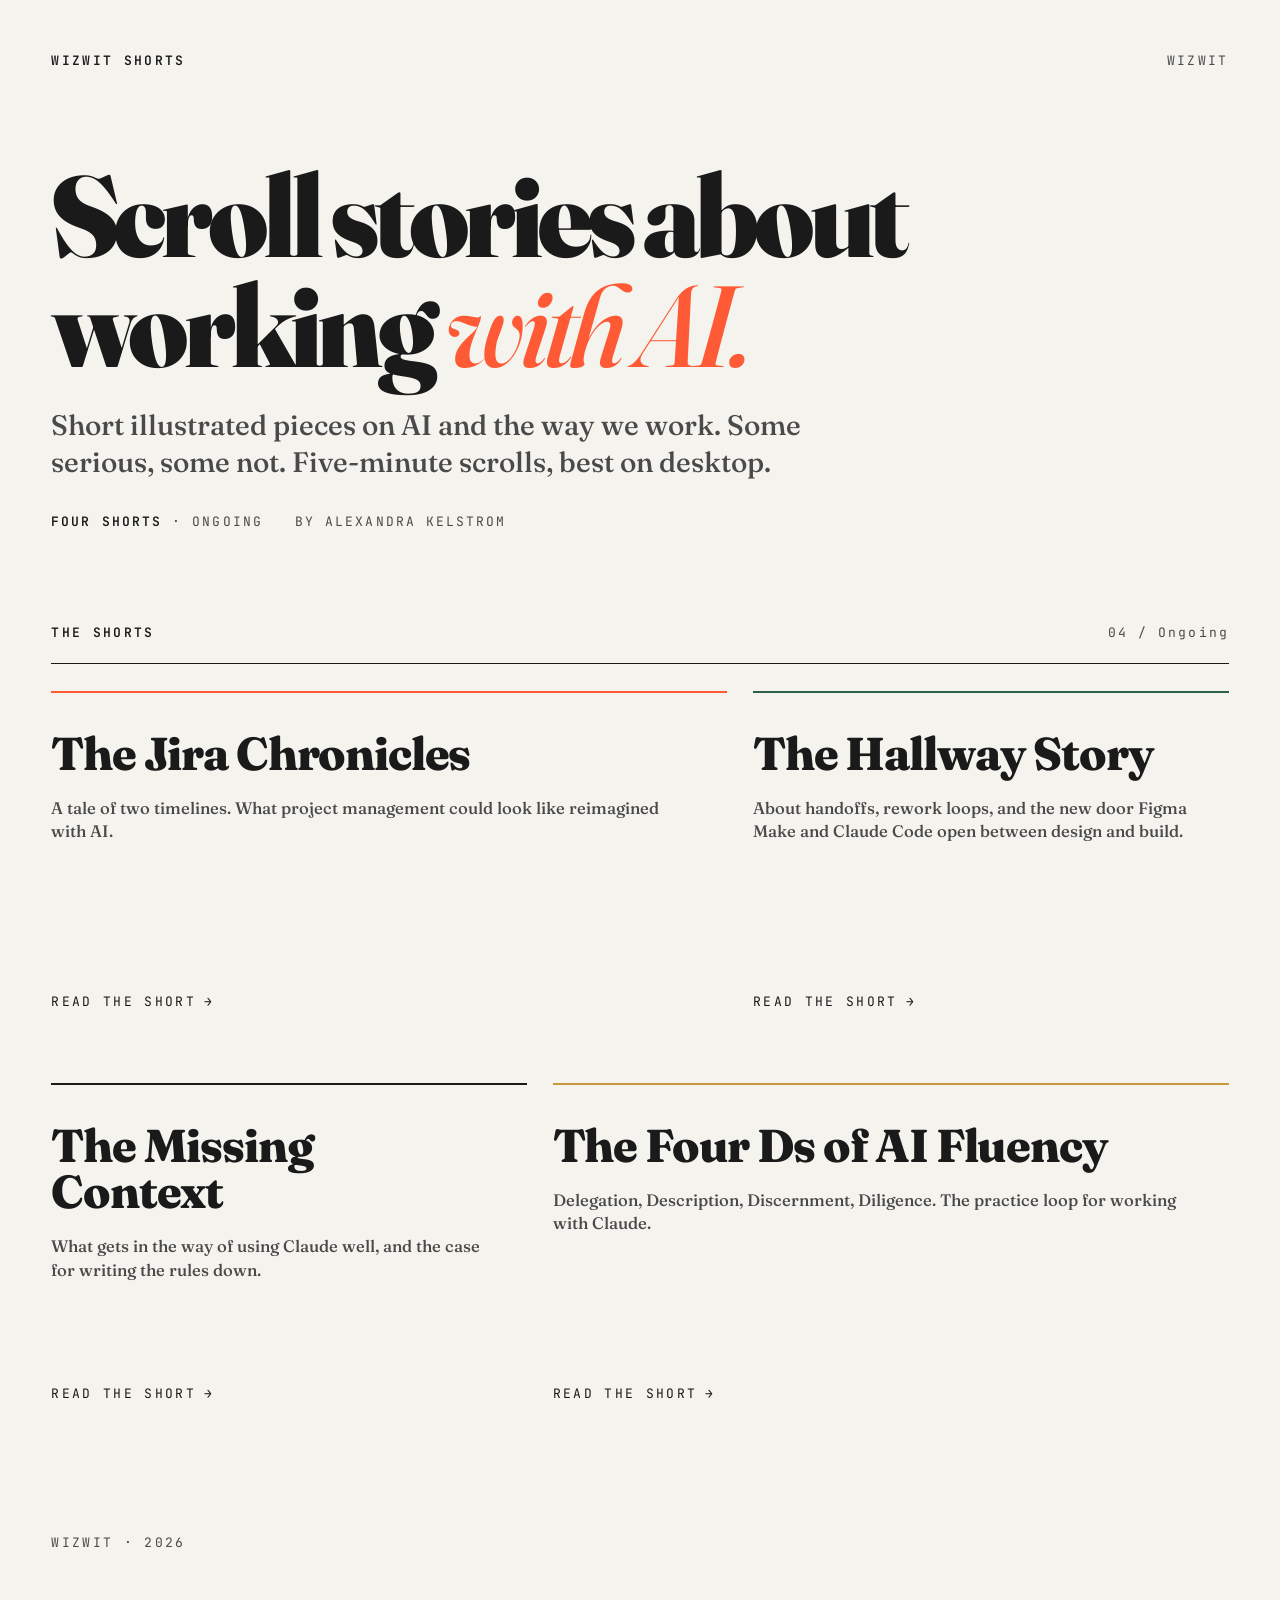
<file: index.html>
<!doctype html>
<html lang="en">
  <head>
    <meta charset="utf-8" />
    <meta name="viewport" content="width=device-width,initial-scale=1" />
    <title>Wizwit Shorts</title>
    <meta name="description" content="Scroll stories about working with AI." />
    <link rel="preconnect" href="https://fonts.googleapis.com" />
    <link rel="preconnect" href="https://fonts.gstatic.com" crossorigin />
    <link
      href="https://fonts.googleapis.com/css2?family=Fraunces:ital,opsz,wght@0,9..144,500;0,9..144,700;0,9..144,900;1,9..144,500;1,9..144,700&family=Inter:wght@400;500;600&family=JetBrains+Mono:wght@400;500;600&display=swap"
      rel="stylesheet"
    />
    <link rel="stylesheet" href="/shared/tokens.css" />
    <style>
      *,
      *::before,
      *::after {
        box-sizing: border-box;
      }
      html {
        scroll-behavior: smooth;
      }
      body {
        margin: 0;
        background: var(--color-bg);
        color: var(--color-ink);
        font-family: var(--font-body);
        font-size: 1.125rem;
        line-height: 1.55;
        -webkit-font-smoothing: antialiased;
        overflow-x: hidden;
      }

      .page {
        padding: clamp(2rem, 4vw, 3.5rem) clamp(1.5rem, 4vw, 4rem);
        min-height: 100vh;
        display: flex;
        flex-direction: column;
      }

      /* TOP BAR */
      .topbar {
        display: flex;
        justify-content: space-between;
        align-items: center;
        font-family: var(--font-mono);
        font-size: 0.8125rem;
        text-transform: uppercase;
        letter-spacing: 0.18em;
        color: var(--color-ink-soft);
        margin-bottom: clamp(4rem, 10vh, 8rem);
      }
      .topbar a {
        color: inherit;
        text-decoration: none;
      }
      .topbar .mark {
        color: var(--color-ink);
        font-weight: 600;
      }

      /* HERO */
      .hero {
        margin-bottom: clamp(4rem, 10vh, 9rem);
      }
      .hero h1 {
        font-family: var(--font-display);
        font-weight: 900;
        font-size: clamp(3rem, 9vw, 8.5rem);
        line-height: 0.95;
        letter-spacing: -0.045em;
        margin: 0;
        color: var(--color-ink);
      }
      .hero h1 .accent {
        color: var(--accent-satire);
        font-style: italic;
        font-weight: 500;
      }
      .hero .lede {
        margin-top: clamp(1.5rem, 3vh, 2.5rem);
        font-family: var(--font-display);
        font-weight: 500;
        font-size: clamp(1.25rem, 2.2vw, 1.875rem);
        line-height: 1.3;
        max-width: 48rem;
        color: var(--color-ink-soft);
      }
      .hero .meta {
        margin-top: 2rem;
        display: flex;
        gap: 2rem;
        flex-wrap: wrap;
        font-family: var(--font-mono);
        font-size: 0.8125rem;
        text-transform: uppercase;
        letter-spacing: 0.16em;
        color: var(--color-ink-soft);
      }
      .hero .meta strong {
        color: var(--color-ink);
        font-weight: 600;
      }

      /* SECTION LABEL */
      .section-label {
        display: flex;
        align-items: baseline;
        justify-content: space-between;
        margin-bottom: clamp(1.5rem, 3vh, 2.5rem);
        padding-bottom: 1.25rem;
        border-bottom: 1px solid var(--color-ink);
      }
      .section-label h2 {
        font-family: var(--font-mono);
        font-size: 0.8125rem;
        font-weight: 600;
        text-transform: uppercase;
        letter-spacing: 0.18em;
        color: var(--color-ink);
        margin: 0;
      }
      .section-label .count {
        font-family: var(--font-mono);
        font-size: 0.8125rem;
        color: var(--color-ink-soft);
        letter-spacing: 0.16em;
      }

      /* SHORTS GRID — editorial, asymmetric */
      .shorts {
        display: grid;
        grid-template-columns: repeat(12, 1fr);
        gap: clamp(1.5rem, 2.5vw, 3rem) clamp(1.5rem, 2vw, 2.5rem);
      }
      .short {
        --tone: var(--color-ink);
        text-decoration: none;
        color: inherit;
        display: flex;
        flex-direction: column;
        justify-content: space-between;
        padding: clamp(1.75rem, 3vw, 3rem) clamp(1.75rem, 3vw, 3rem)
          clamp(1.75rem, 3vw, 3rem) 0;
        min-height: clamp(20rem, 40vh, 32rem);
        border-top: 2px solid var(--tone);
        position: relative;
        transition: transform 280ms var(--ease-out);
      }
      .short[data-tone="satire"] {
        --tone: var(--accent-satire);
      }
      .short[data-tone="field"] {
        --tone: var(--accent-field);
      }
      .short[data-tone="essay"] {
        --tone: var(--accent-essay);
      }
      .short[data-tone="practice"] {
        --tone: var(--accent-practice);
      }

      .short:hover,
      .short:focus-visible {
        transform: translateY(-4px);
        outline: none;
      }
      .short:hover .short-title,
      .short:focus-visible .short-title {
        color: var(--tone);
      }
      .short:hover .short-cta .arrow {
        color: var(--tone);
      }
      .short-num {
        font-family: var(--font-mono);
        font-size: 0.8125rem;
        font-weight: 600;
        text-transform: uppercase;
        letter-spacing: 0.18em;
        color: var(--color-ink-soft);
        margin: 0 0 1.5rem;
      }
      .short-title {
        font-family: var(--font-display);
        font-weight: 800;
        font-size: clamp(2rem, 3.6vw, 3.5rem);
        line-height: 1;
        letter-spacing: -0.025em;
        margin: 0 0 1.25rem;
        color: var(--color-ink);
        transition: color 200ms var(--ease-out);
      }
      .short-desc {
        font-family: var(--font-display);
        font-weight: 500;
        font-size: clamp(1rem, 1.3vw, 1.25rem);
        line-height: 1.4;
        color: var(--color-ink-soft);
        margin: 0;
      }
      .short-cta {
        margin-top: 2.5rem;
        font-family: var(--font-mono);
        font-size: 0.8125rem;
        text-transform: uppercase;
        letter-spacing: 0.18em;
        color: var(--color-ink);
        display: flex;
        align-items: center;
        gap: 0.5rem;
      }
      .short-cta .arrow {
        transition: transform 200ms var(--ease-out);
      }
      .short:hover .short-cta .arrow {
        transform: translateX(0.4rem);
      }

      /* Asymmetric placement: 1 spans 7 cols, 2 spans 5, 3 spans 5, 4 spans 7 */
      .short:nth-child(1) {
        grid-column: span 7;
      }
      .short:nth-child(2) {
        grid-column: span 5;
      }
      .short:nth-child(3) {
        grid-column: span 5;
      }
      .short:nth-child(4) {
        grid-column: span 7;
      }

      @media (max-width: 900px) {
        .short:nth-child(n) {
          grid-column: span 12;
        }
      }

      /* FOOTER */
      footer {
        margin-top: auto;
        padding-top: clamp(4rem, 10vh, 7rem);
        display: flex;
        justify-content: space-between;
        align-items: flex-end;
        flex-wrap: wrap;
        gap: 2rem;
        font-family: var(--font-mono);
        font-size: 0.8125rem;
        text-transform: uppercase;
        letter-spacing: 0.18em;
        color: var(--color-ink-soft);
      }
      footer .closing {
        color: var(--color-ink);
        max-width: 28rem;
      }

      @media (prefers-reduced-motion: reduce) {
        html {
          scroll-behavior: auto;
        }
        .short,
        .short-cta .arrow,
        .short-title {
          transition: none;
        }
        .short:hover,
        .short:focus-visible {
          transform: none;
        }
      }
    </style>
  </head>
  <body>
    <div class="page">
      <nav class="topbar">
        <span class="mark">Wizwit Shorts</span>
        <span>Wizwit</span>
      </nav>

      <section class="hero">
        <h1>
          Scroll stories about working <span class="accent">with AI.</span>
        </h1>
        <p class="lede">
          Short illustrated pieces on AI and the way we work. Some serious, some
          not. Five-minute scrolls, best on desktop.
        </p>
        <div class="meta">
          <span><strong>Four shorts</strong> · ongoing</span>
          <span>By Alexandra Kelstrom</span>
        </div>
      </section>

      <div class="section-label">
        <h2>The Shorts</h2>
        <span class="count">04 / Ongoing</span>
      </div>

      <main class="shorts">
        <a class="short" data-tone="satire" href="/shorts/jira-chronicles/">
          <div>
            <h3 class="short-title">The Jira Chronicles</h3>
            <p class="short-desc">
              A tale of two timelines. What project management could look like
              reimagined with AI.
            </p>
          </div>
          <span class="short-cta"
            >Read the short <span class="arrow">→</span></span
          >
        </a>

        <a class="short" data-tone="field" href="/shorts/hallway-story/">
          <div>
            <h3 class="short-title">The Hallway Story</h3>
            <p class="short-desc">
              About handoffs, rework loops, and the new door Figma Make and
              Claude Code open between design and build.
            </p>
          </div>
          <span class="short-cta"
            >Read the short <span class="arrow">→</span></span
          >
        </a>

        <a class="short" data-tone="essay" href="/shorts/missing-context/">
          <div>
            <h3 class="short-title">The Missing Context</h3>
            <p class="short-desc">
              What gets in the way of using Claude well, and the case for
              writing the rules down.
            </p>
          </div>
          <span class="short-cta"
            >Read the short <span class="arrow">→</span></span
          >
        </a>

        <a class="short" data-tone="practice" href="/shorts/four-ds/">
          <div>
            <h3 class="short-title">The Four Ds of AI Fluency</h3>
            <p class="short-desc">
              Delegation, Description, Discernment, Diligence. The practice loop
              for working with Claude.
            </p>
          </div>
          <span class="short-cta"
            >Read the short <span class="arrow">→</span></span
          >
        </a>
      </main>

      <footer>
        <span>Wizwit · 2026</span>
      </footer>
    </div>
  </body>
</html>
</file>
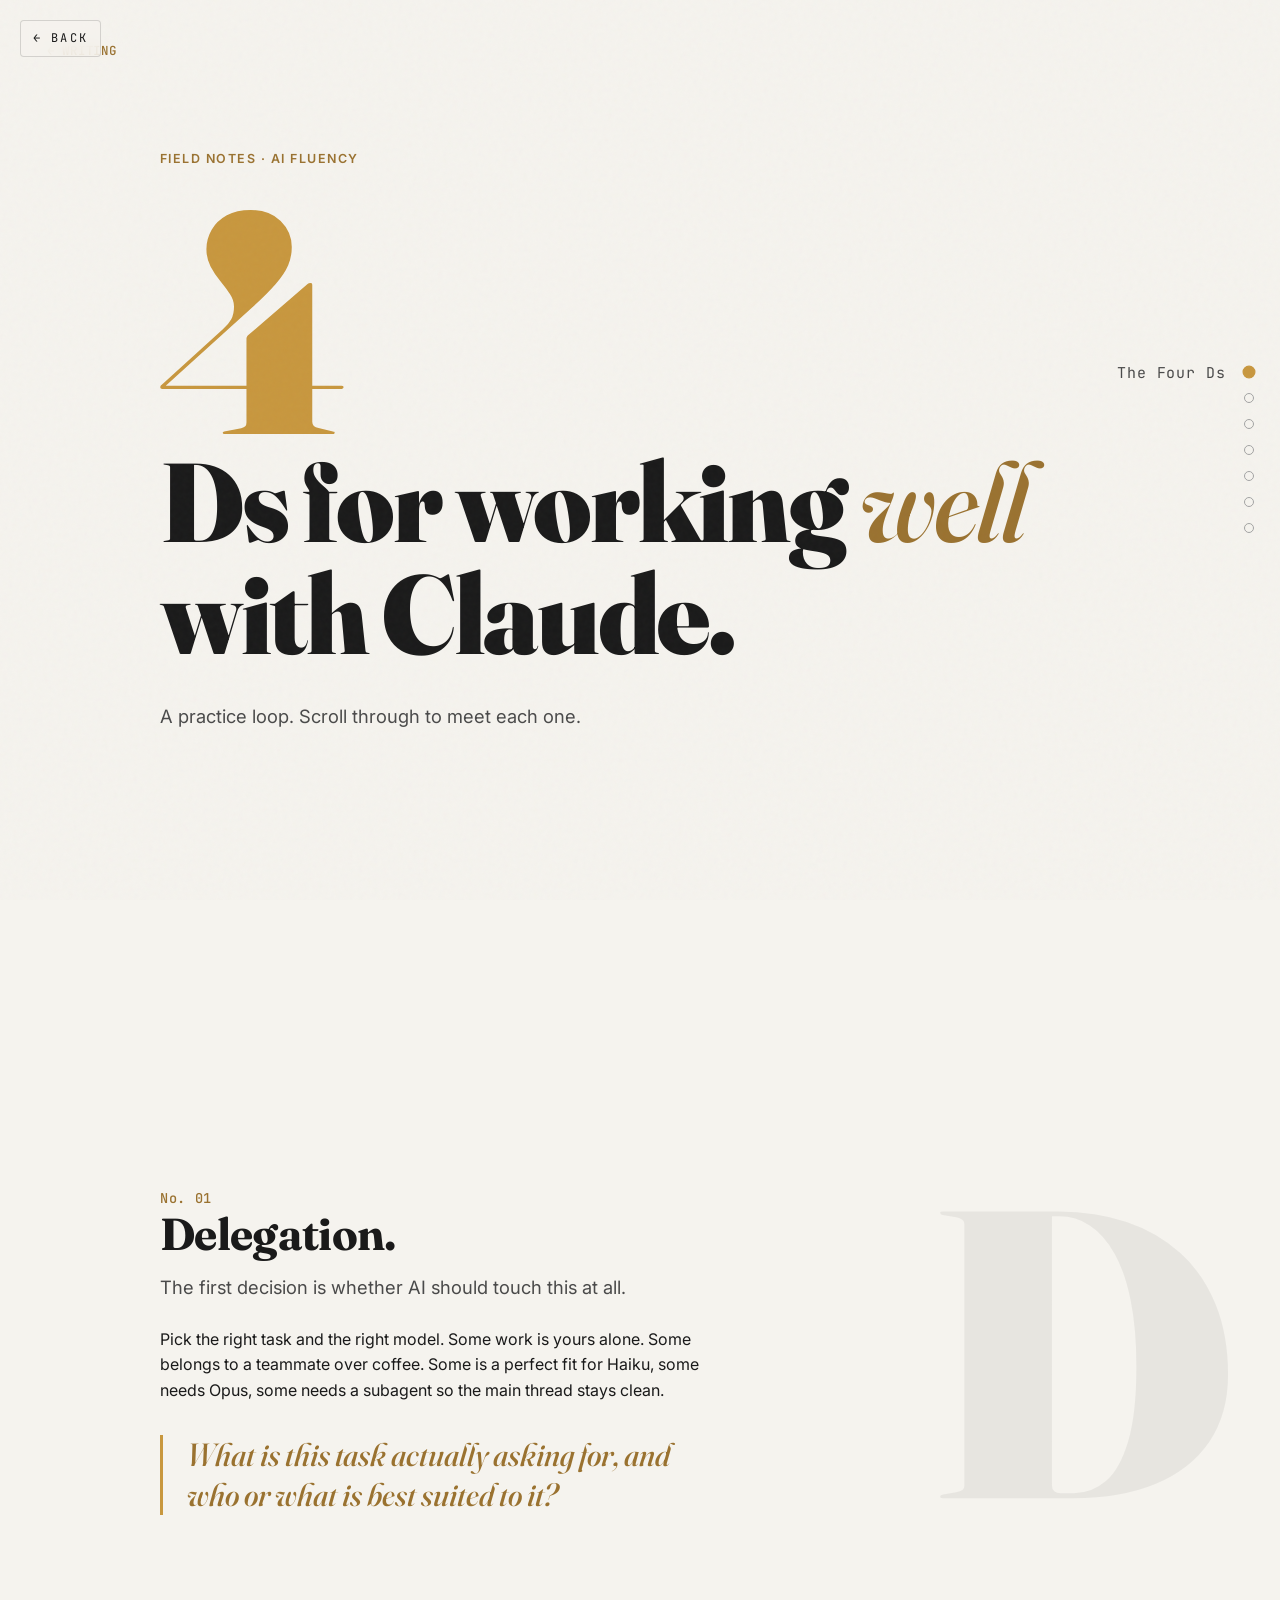
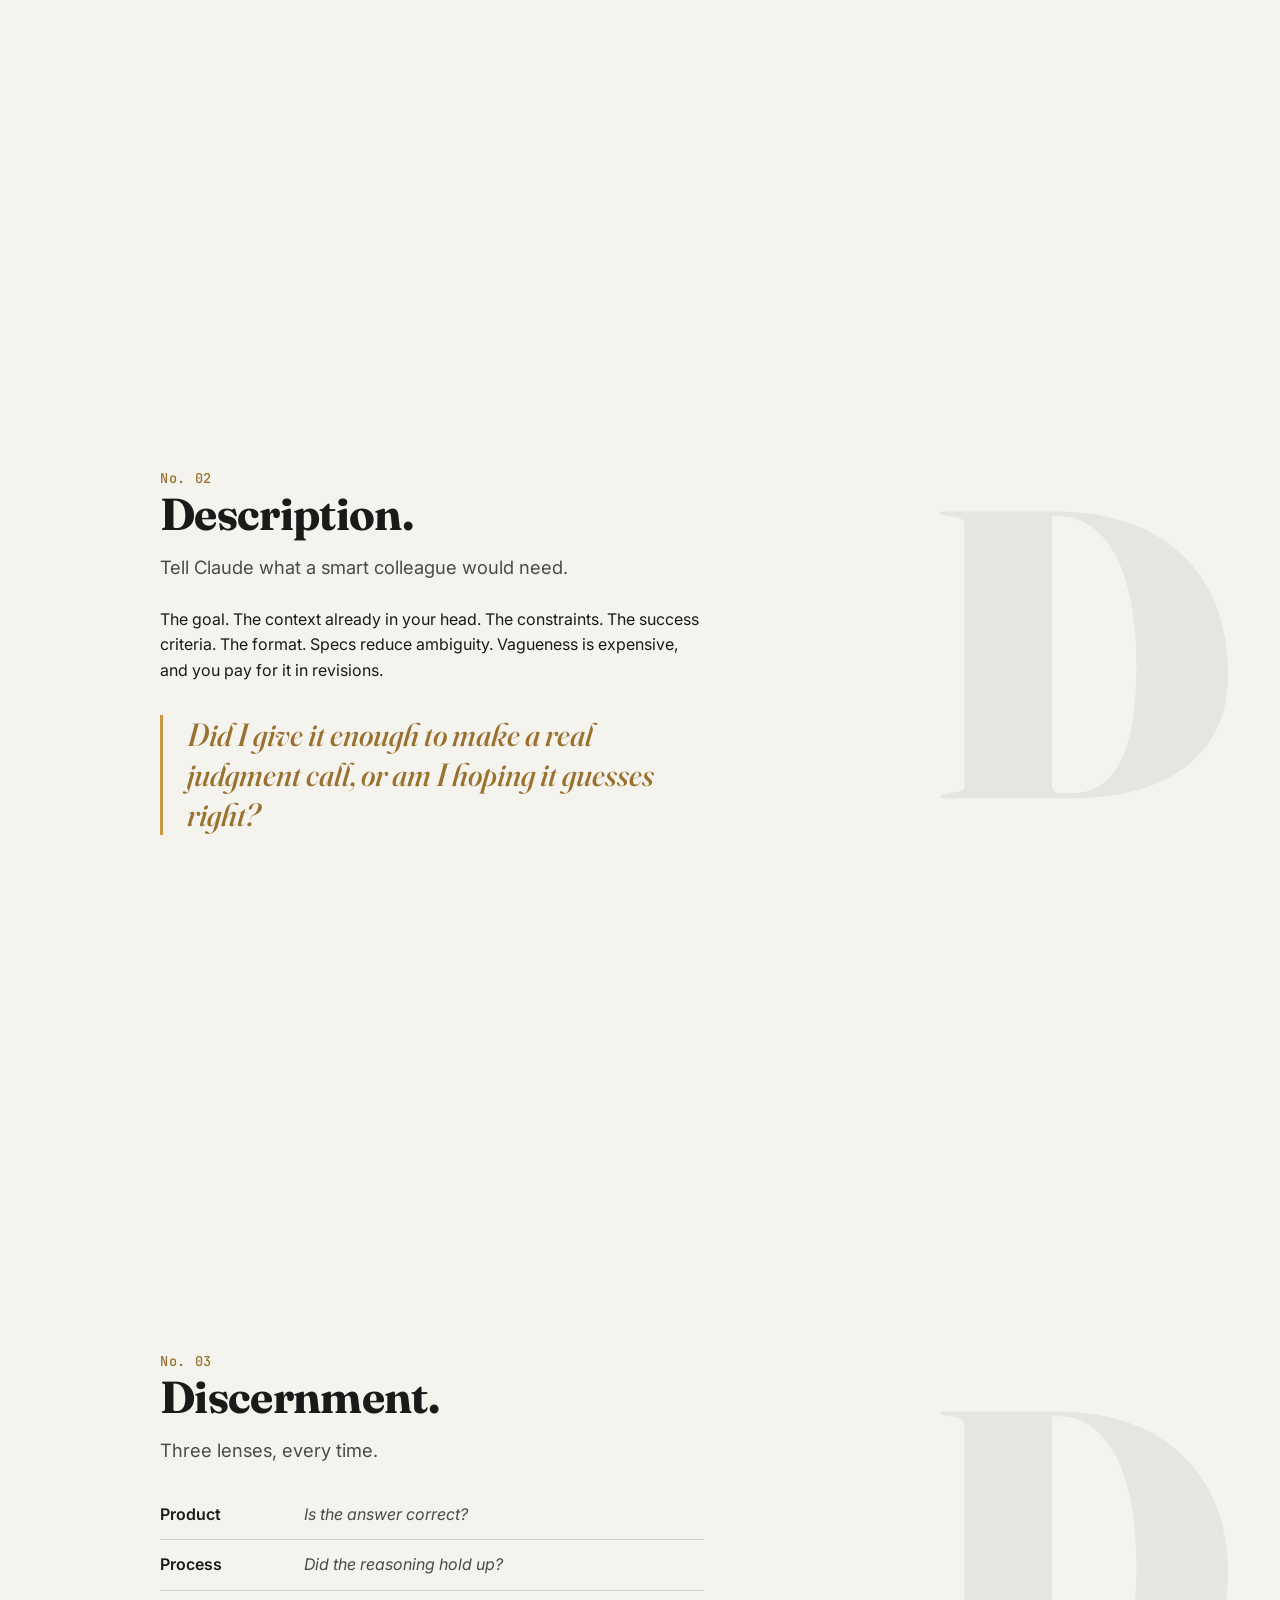
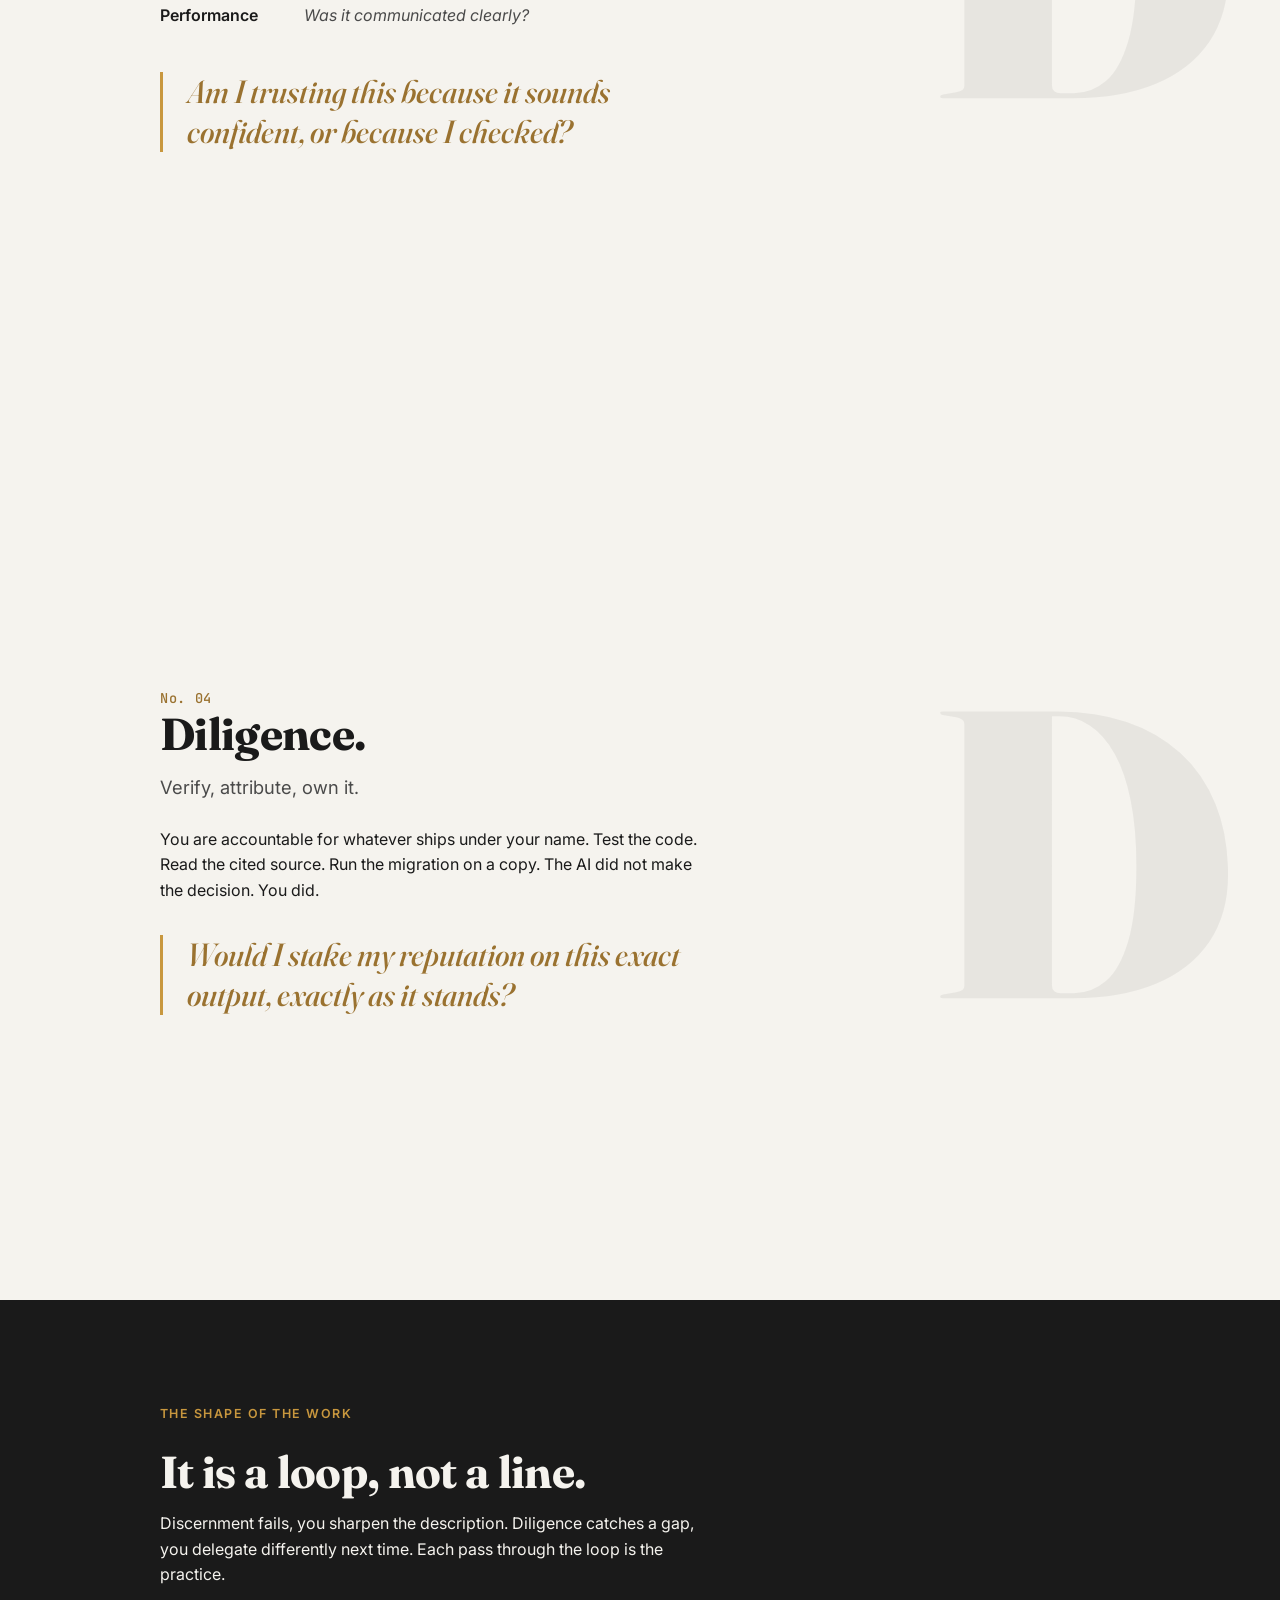
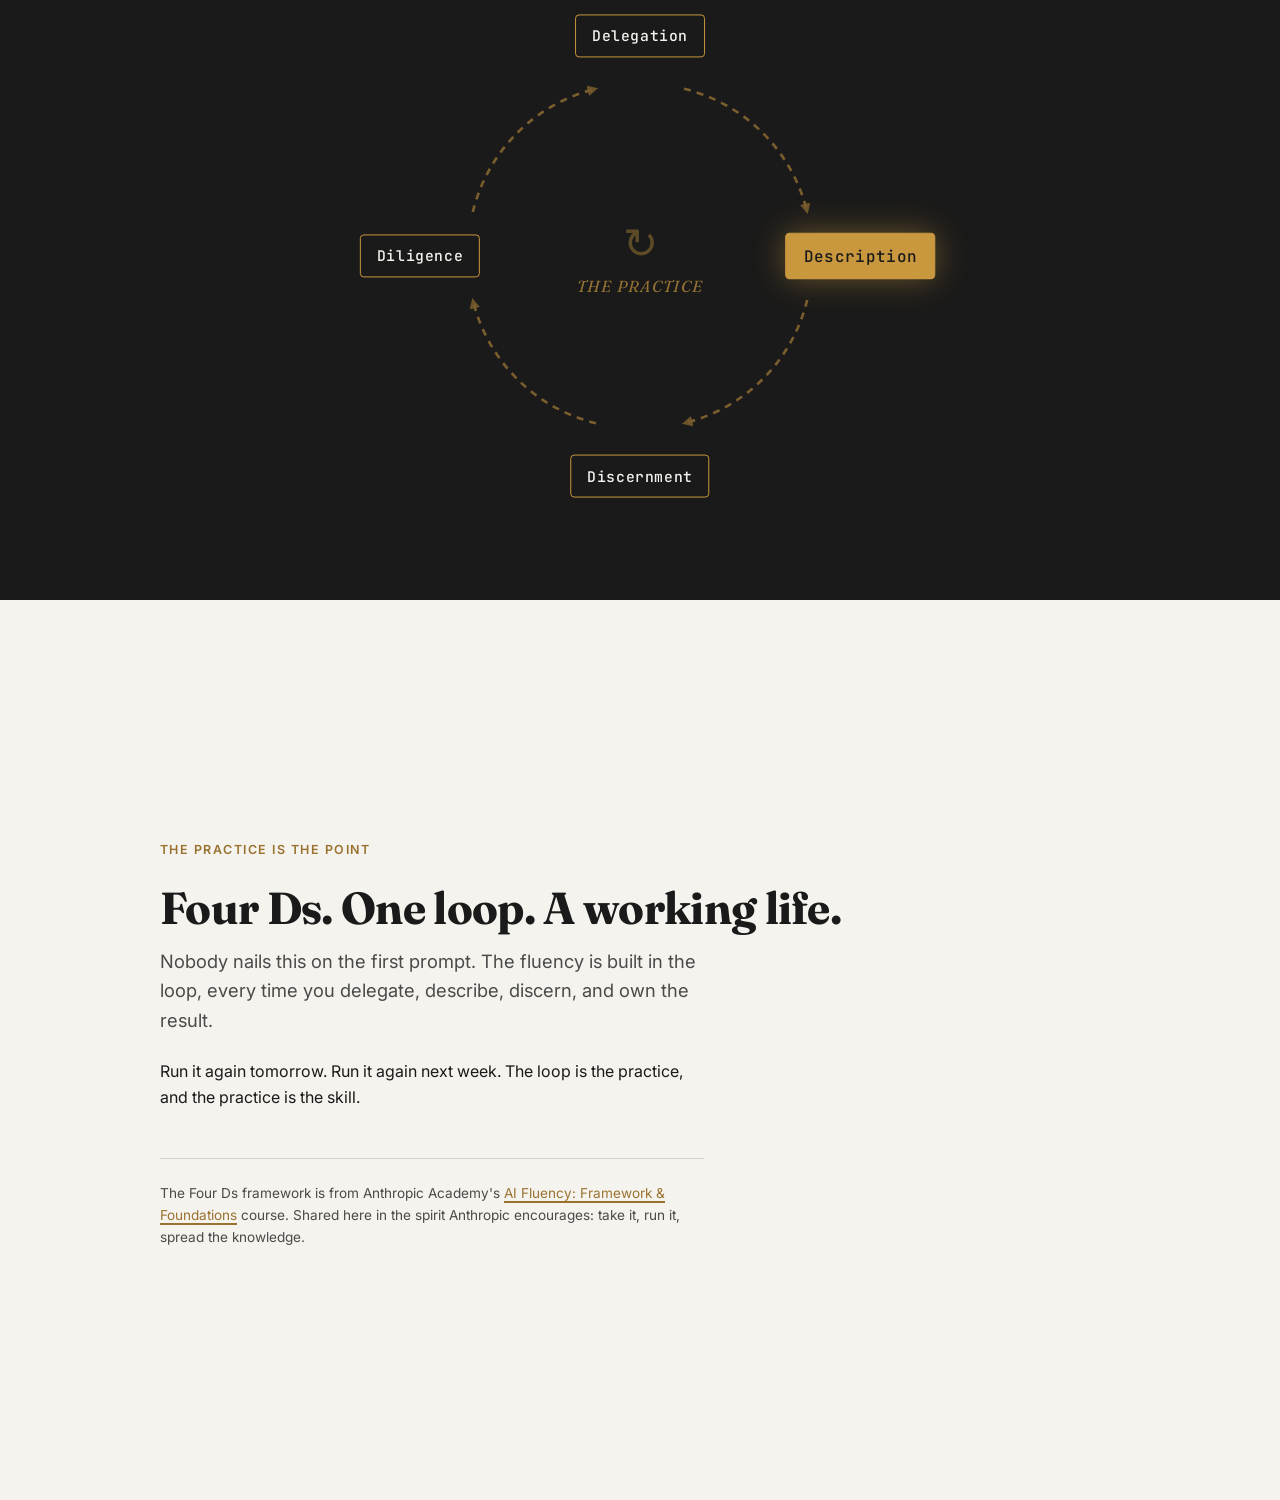
<file: shorts/four-ds/index.html>
<!doctype html>
<html lang="en">
  <head>
    <meta charset="UTF-8" />
    <meta name="viewport" content="width=device-width, initial-scale=1.0" />
    <title>The Four Ds · Field Notes</title>
    <link rel="preconnect" href="https://fonts.googleapis.com" />
    <link rel="preconnect" href="https://fonts.gstatic.com" crossorigin />
    <link
      href="https://fonts.googleapis.com/css2?family=Fraunces:opsz,wght@9..144,400;9..144,500;9..144,700;9..144,900&family=Inter:wght@400;500;600&family=JetBrains+Mono:wght@400;500&display=swap"
      rel="stylesheet"
    />
    <style>
      :root {
        --color-cream: #f5f3ee;
        --color-ink: #1a1a1a;
        --color-ink-soft: #4a4a4a;
        --color-gray: #6b6b6b;
        --color-gray-light: #a3a3a3;
        --color-gray-border: #d4d2cd;
        --color-gold: #c8973e;
        --color-gold-dark: #9a7230;

        --font-display: "Fraunces", "Iowan Old Style", Georgia, serif;
        --font-body:
          "Inter", -apple-system, BlinkMacSystemFont, system-ui, sans-serif;
        --font-mono:
          "JetBrains Mono", ui-monospace, "SF Mono", Menlo, monospace;

        --ease-out: cubic-bezier(0.2, 0.8, 0.2, 1);
        --ease-morph: cubic-bezier(0.65, 0, 0.35, 1);

        --beat-pad-y: clamp(3rem, 10vh, 8rem);
        --measure: 34rem;
      }

      * {
        box-sizing: border-box;
        margin: 0;
        padding: 0;
      }

      html {
        scroll-behavior: smooth;
      }

      body {
        background: var(--color-cream);
        color: var(--color-ink);
        font-family: var(--font-body);
        font-size: clamp(14px, 0.8vw + 12px, 16px);
        line-height: 1.6;
        -webkit-font-smoothing: antialiased;
        overflow-x: hidden;
      }

      .back-link {
        position: fixed;
        top: clamp(1rem, 2.5vw, 2rem);
        left: clamp(1rem, 2.5vw, 2rem);
        z-index: 60;
        display: inline-flex;
        align-items: center;
        gap: 0.5rem;
        padding: 0.5rem 0.85rem;
        font-family: var(--font-mono);
        font-size: 0.78rem;
        font-weight: 500;
        letter-spacing: 0.06em;
        text-transform: uppercase;
        color: var(--color-gold-dark);
        text-decoration: none;
        border: 1px solid transparent;
        border-radius: 4px;
        background: rgba(245, 243, 238, 0.7);
        backdrop-filter: blur(8px);
        -webkit-backdrop-filter: blur(8px);
        transition: all 200ms var(--ease-out);
      }

      .back-link:hover {
        color: var(--color-gold);
        border-color: var(--color-gray-border);
      }

      .back-link__arrow {
        transition: transform 200ms var(--ease-out);
      }

      .back-link:hover .back-link__arrow {
        transform: translateX(-2px);
      }

      body.in-dark-section .back-link,
      .loop-beat ~ .back-link {
        color: var(--color-gold);
        background: rgba(26, 26, 26, 0.5);
      }

      .grain {
        position: fixed;
        inset: 0;
        pointer-events: none;
        opacity: 0.03;
        z-index: 100;
        background-image: url("data:image/svg+xml,%3Csvg viewBox='0 0 200 200' xmlns='http://www.w3.org/2000/svg'%3E%3Cfilter id='n'%3E%3CfeTurbulence type='fractalNoise' baseFrequency='0.9' numOctaves='3'/%3E%3C/filter%3E%3Crect width='100%25' height='100%25' filter='url(%23n)' opacity='1'/%3E%3C/svg%3E");
      }

      .beat {
        min-height: 100vh;
        padding: var(--beat-pad-y) clamp(1.25rem, 5vw, 3rem);
        display: flex;
        align-items: center;
        position: relative;
      }

      .beat__inner {
        max-width: 60rem;
        margin: 0 auto;
        width: 100%;
      }

      .kicker {
        font-family: var(--font-body);
        font-size: 0.78rem;
        font-weight: 600;
        text-transform: uppercase;
        letter-spacing: 0.12em;
        color: var(--color-gold-dark);
        margin-bottom: 1.5rem;
        display: inline-block;
      }

      h1 {
        font-family: var(--font-display);
        font-variation-settings: "opsz" 144;
        font-weight: 900;
        font-size: clamp(2.8rem, 7vw, 5.6rem);
        line-height: 0.98;
        letter-spacing: -0.02em;
        color: var(--color-ink);
        margin-bottom: 1.5rem;
        text-wrap: balance;
      }

      h2 {
        font-family: var(--font-display);
        font-variation-settings: "opsz" 60;
        font-weight: 700;
        font-size: clamp(1.8rem, 3.6vw, 2.8rem);
        line-height: 1.05;
        letter-spacing: -0.015em;
        margin-bottom: 1rem;
        text-wrap: balance;
      }

      .lede {
        font-size: 1.15em;
        color: var(--color-ink-soft);
        max-width: var(--measure);
        margin-bottom: 1.5rem;
      }

      p {
        max-width: var(--measure);
        margin-bottom: 1rem;
        color: var(--color-ink);
      }

      p.muted {
        color: var(--color-ink-soft);
      }

      code,
      .mono {
        font-family: var(--font-mono);
        font-size: 0.92em;
      }

      .reveal {
        opacity: 0;
        transform: translateY(14px);
        transition:
          opacity 800ms var(--ease-out),
          transform 800ms var(--ease-out);
      }
      .beat.is-in .reveal {
        opacity: 1;
        transform: translateY(0);
      }
      .beat.is-in .reveal--d1 {
        transition-delay: 120ms;
      }
      .beat.is-in .reveal--d2 {
        transition-delay: 260ms;
      }
      .beat.is-in .reveal--d3 {
        transition-delay: 400ms;
      }
      .beat.is-in .reveal--d4 {
        transition-delay: 540ms;
      }
      .beat.is-in .reveal--d5 {
        transition-delay: 680ms;
      }

      /* Title beat */
      .title-beat .four {
        font-family: var(--font-display);
        font-variation-settings: "opsz" 144;
        font-weight: 900;
        font-size: clamp(8rem, 24vw, 22rem);
        line-height: 0.85;
        letter-spacing: -0.04em;
        color: var(--color-gold);
        display: block;
      }

      .title-beat .ds {
        font-family: var(--font-display);
        font-variation-settings: "opsz" 144;
        font-weight: 900;
        font-size: clamp(3rem, 9vw, 7rem);
        line-height: 1;
        letter-spacing: -0.02em;
        margin-top: -0.5rem;
      }

      .title-beat .ds em {
        font-style: italic;
        font-weight: 500;
        color: var(--color-gold-dark);
      }

      /* D-beat shared */
      .d-beat .label {
        font-family: var(--font-mono);
        font-size: 0.85rem;
        font-weight: 500;
        color: var(--color-gold-dark);
        margin-bottom: 0.5rem;
        letter-spacing: 0.05em;
      }

      .d-beat .big-letter {
        font-family: var(--font-display);
        font-variation-settings: "opsz" 144;
        font-weight: 900;
        font-size: clamp(10rem, 32vw, 26rem);
        line-height: 0.8;
        letter-spacing: -0.05em;
        color: var(--color-ink);
        position: absolute;
        right: clamp(1rem, 5vw, 4rem);
        top: 50%;
        transform: translateY(-50%);
        opacity: 0.06;
        z-index: 0;
        pointer-events: none;
        user-select: none;
      }

      .d-beat .beat__inner {
        position: relative;
        z-index: 1;
      }

      .question {
        font-family: var(--font-display);
        font-variation-settings: "opsz" 144;
        font-weight: 500;
        font-style: italic;
        font-size: clamp(1.4rem, 2.6vw, 2rem);
        line-height: 1.25;
        color: var(--color-gold-dark);
        margin-top: 2rem;
        padding-left: 1.5rem;
        border-left: 3px solid var(--color-gold);
        max-width: var(--measure);
      }

      .lens-list {
        list-style: none;
        margin-top: 1.5rem;
        max-width: var(--measure);
      }

      .lens-list li {
        padding: 0.75rem 0;
        border-bottom: 1px solid var(--color-gray-border);
        display: flex;
        gap: 1rem;
      }

      .lens-list li:last-child {
        border-bottom: none;
      }

      .lens-list .lens-name {
        font-weight: 600;
        color: var(--color-ink);
        flex-shrink: 0;
        min-width: 8rem;
      }

      .lens-list .lens-q {
        color: var(--color-ink-soft);
        font-style: italic;
      }

      /* Loop beat */
      .loop-beat {
        background: var(--color-ink);
        color: var(--color-cream);
      }

      .loop-beat .kicker {
        color: var(--color-gold);
      }
      .loop-beat h2 {
        color: var(--color-cream);
      }
      .loop-beat p {
        color: var(--color-cream);
        opacity: 0.85;
      }

      .loop-ring {
        position: relative;
        width: min(440px, 82vw);
        aspect-ratio: 1;
        margin: 3rem auto 1.5rem;
      }

      .loop-ring__svg {
        position: absolute;
        inset: 0;
        width: 100%;
        height: 100%;
        overflow: visible;
      }

      .loop-ring__arc {
        fill: none;
        stroke: var(--color-gold);
        stroke-width: 0.6;
        stroke-dasharray: 1.6 1.4;
        opacity: 0.55;
      }

      .loop-ring__center {
        position: absolute;
        top: 50%;
        left: 50%;
        transform: translate(-50%, -50%);
        font-family: var(--font-display);
        font-style: italic;
        color: var(--color-gold);
        opacity: 0.7;
        font-size: clamp(0.85rem, 1.4vw, 1rem);
        letter-spacing: 0.08em;
        text-transform: uppercase;
        text-align: center;
        line-height: 1.4;
      }

      .loop-ring__center-symbol {
        display: block;
        font-style: normal;
        font-size: clamp(2rem, 4vw, 2.6rem);
        opacity: 0.55;
        margin-bottom: 0.2rem;
        letter-spacing: 0;
      }

      .loop-ring__node {
        position: absolute;
        font-family: var(--font-mono);
        font-size: clamp(0.78rem, 1.2vw, 0.92rem);
        font-weight: 500;
        letter-spacing: 0.04em;
        padding: 0.55rem 1rem;
        border: 1.5px solid var(--color-gold);
        border-radius: 4px;
        color: var(--color-cream);
        background: var(--color-ink);
        transition: all 250ms var(--ease-out);
        white-space: nowrap;
      }

      .loop-ring__node--top {
        top: 0;
        left: 50%;
        transform: translate(-50%, -50%);
      }
      .loop-ring__node--right {
        right: 0;
        top: 50%;
        transform: translate(50%, -50%);
      }
      .loop-ring__node--bottom {
        bottom: 0;
        left: 50%;
        transform: translate(-50%, 50%);
      }
      .loop-ring__node--left {
        left: 0;
        top: 50%;
        transform: translate(-50%, -50%);
      }

      .loop-ring__node.pulse {
        background: var(--color-gold);
        color: var(--color-ink);
        box-shadow: 0 0 30px rgba(200, 151, 62, 0.45);
        z-index: 2;
      }
      .loop-ring__node--top.pulse {
        transform: translate(-50%, -50%) scale(1.08);
      }
      .loop-ring__node--right.pulse {
        transform: translate(50%, -50%) scale(1.08);
      }
      .loop-ring__node--bottom.pulse {
        transform: translate(-50%, 50%) scale(1.08);
      }
      .loop-ring__node--left.pulse {
        transform: translate(-50%, -50%) scale(1.08);
      }

      /* Closer */
      .credit {
        margin-top: 3rem;
        padding-top: 1.5rem;
        border-top: 1px solid var(--color-gray-border);
        font-size: 0.85rem;
        color: var(--color-ink-soft);
        max-width: var(--measure);
      }

      .credit a {
        color: var(--color-gold-dark);
        text-decoration: underline;
        text-decoration-thickness: 1.5px;
        text-underline-offset: 3px;
        transition: color 200ms var(--ease-out);
      }

      .credit a:hover {
        color: var(--color-gold);
      }

      .closer-beat .signature {
        font-family: var(--font-display);
        font-variation-settings: "opsz" 144;
        font-style: italic;
        font-weight: 500;
        color: var(--color-gold-dark);
        font-size: 1.2rem;
        margin-top: 2rem;
      }

      .entry {
        margin-top: 2.5rem;
        padding-top: 1.75rem;
        border-top: 1px solid var(--color-gray-border);
        max-width: var(--measure);
      }

      .entry__title {
        display: block;
        font-family: var(--font-body);
        font-size: 0.78rem;
        font-weight: 600;
        text-transform: uppercase;
        letter-spacing: 0.12em;
        color: var(--color-gold-dark);
        margin-bottom: 0.6rem;
      }

      .entry__text {
        color: var(--color-ink-soft);
        margin-bottom: 1rem;
      }

      .entry__commands {
        display: flex;
        flex-wrap: wrap;
        gap: 0.6rem;
      }

      .entry__commands code {
        font-family: var(--font-mono);
        font-size: 0.88rem;
        padding: 0.4rem 0.75rem;
        background: var(--color-cream);
        border: 1px solid var(--color-gray-border);
        border-left: 3px solid var(--color-gold);
        border-radius: 4px;
        color: var(--color-ink);
        transition: all 200ms var(--ease-out);
      }

      .entry__commands code:hover {
        border-left-color: var(--color-gold-dark);
        background: #ffffff;
      }

      /* Progress rail */
      .rail {
        position: fixed;
        right: clamp(1rem, 2vw, 2rem);
        top: 50%;
        transform: translateY(-50%);
        display: flex;
        flex-direction: column;
        gap: 1rem;
        z-index: 50;
      }

      .rail-dot {
        width: 10px;
        height: 10px;
        border-radius: 50%;
        background: transparent;
        border: 1.5px solid var(--color-gray-light);
        cursor: pointer;
        transition: all 250ms var(--ease-out);
        padding: 0;
        position: relative;
      }

      .rail-dot:hover {
        border-color: var(--color-gold);
      }

      .rail-dot.active {
        background: var(--color-gold);
        border-color: var(--color-gold);
        transform: scale(1.3);
      }

      .rail-dot.past {
        background: var(--color-gray-light);
        border-color: var(--color-gray-light);
      }

      .rail-dot .rail-label {
        position: absolute;
        right: 22px;
        top: 50%;
        transform: translateY(-50%);
        font-family: var(--font-mono);
        font-size: 0.72rem;
        color: var(--color-ink-soft);
        white-space: nowrap;
        opacity: 0;
        pointer-events: none;
        transition: opacity 200ms var(--ease-out);
        letter-spacing: 0.05em;
      }

      .rail-dot:hover .rail-label,
      .rail-dot.active .rail-label {
        opacity: 1;
      }

      .loop-beat ~ .rail .rail-label,
      body.in-dark-section .rail-label {
        color: var(--color-gray-light);
      }

      @media (max-width: 600px) {
        .rail {
          display: none;
        }
        .d-beat .big-letter {
          font-size: clamp(8rem, 50vw, 18rem);
          opacity: 0.04;
        }
      }

      @media (prefers-reduced-motion: reduce) {
        *,
        *::before,
        *::after {
          animation-duration: 0.01ms !important;
          transition-duration: 0.01ms !important;
        }
        .reveal {
          opacity: 1;
          transform: none;
        }
      }
    </style>
  </head>
  <body>
    <!-- wizwit-back-link -->
    <a href="/" style="position:fixed;top:1.25rem;left:1.25rem;z-index:9999;font-family:&quot;JetBrains Mono&quot;,ui-monospace,monospace;font-size:0.75rem;letter-spacing:0.18em;text-transform:uppercase;color:#1a1a1a;text-decoration:none;background:rgba(245,243,238,0.85);padding:0.5rem 0.75rem;border:1px solid rgba(26,26,26,0.15);border-radius:4px;backdrop-filter:blur(8px);-webkit-backdrop-filter:blur(8px);">← Back</a>

    <div class="grain"></div>

    <a href="/" class="back-link" aria-label="Back to Writing">
      <span class="back-link__arrow" aria-hidden="true">←</span>
      <span class="back-link__text">Writing</span>
    </a>

    <nav class="rail" aria-label="Section navigation">
      <button class="rail-dot active" data-target="0" aria-label="Title">
        <span class="rail-label">The Four Ds</span>
      </button>
      <button class="rail-dot" data-target="1" aria-label="Delegation">
        <span class="rail-label">Delegation</span>
      </button>
      <button class="rail-dot" data-target="2" aria-label="Description">
        <span class="rail-label">Description</span>
      </button>
      <button class="rail-dot" data-target="3" aria-label="Discernment">
        <span class="rail-label">Discernment</span>
      </button>
      <button class="rail-dot" data-target="4" aria-label="Diligence">
        <span class="rail-label">Diligence</span>
      </button>
      <button class="rail-dot" data-target="5" aria-label="The Loop">
        <span class="rail-label">The Loop</span>
      </button>
      <button class="rail-dot" data-target="6" aria-label="Practice">
        <span class="rail-label">Practice</span>
      </button>
    </nav>

    <section class="beat title-beat" data-beat="0">
      <div class="beat__inner">
        <span class="kicker reveal">Field Notes · AI Fluency</span>
        <span class="four reveal reveal--d1">4</span>
        <h1 class="ds reveal reveal--d2">
          Ds for working <em>well</em><br />with Claude.
        </h1>
        <p class="lede reveal reveal--d3" style="margin-top: 2rem">
          A practice loop. Scroll through to meet each one.
        </p>
      </div>
    </section>

    <section class="beat d-beat" data-beat="1">
      <span class="big-letter">D</span>
      <div class="beat__inner">
        <span class="label reveal">No. 01</span>
        <h2 class="reveal reveal--d1">Delegation.</h2>
        <p class="lede reveal reveal--d2">
          The first decision is whether AI should touch this at all.
        </p>
        <p class="reveal reveal--d3">
          Pick the right task and the right model. Some work is yours alone.
          Some belongs to a teammate over coffee. Some is a perfect fit for
          Haiku, some needs Opus, some needs a subagent so the main thread stays
          clean.
        </p>
        <div class="question reveal reveal--d4">
          What is this task actually asking for, and who or what is best suited
          to it?
        </div>
      </div>
    </section>

    <section class="beat d-beat" data-beat="2">
      <span class="big-letter">D</span>
      <div class="beat__inner">
        <span class="label reveal">No. 02</span>
        <h2 class="reveal reveal--d1">Description.</h2>
        <p class="lede reveal reveal--d2">
          Tell Claude what a smart colleague would need.
        </p>
        <p class="reveal reveal--d3">
          The goal. The context already in your head. The constraints. The
          success criteria. The format. Specs reduce ambiguity. Vagueness is
          expensive, and you pay for it in revisions.
        </p>
        <div class="question reveal reveal--d4">
          Did I give it enough to make a real judgment call, or am I hoping it
          guesses right?
        </div>
      </div>
    </section>

    <section class="beat d-beat" data-beat="3">
      <span class="big-letter">D</span>
      <div class="beat__inner">
        <span class="label reveal">No. 03</span>
        <h2 class="reveal reveal--d1">Discernment.</h2>
        <p class="lede reveal reveal--d2">Three lenses, every time.</p>
        <ul class="lens-list reveal reveal--d3">
          <li>
            <span class="lens-name">Product</span
            ><span class="lens-q">Is the answer correct?</span>
          </li>
          <li>
            <span class="lens-name">Process</span
            ><span class="lens-q">Did the reasoning hold up?</span>
          </li>
          <li>
            <span class="lens-name">Performance</span
            ><span class="lens-q">Was it communicated clearly?</span>
          </li>
        </ul>
        <div class="question reveal reveal--d4">
          Am I trusting this because it sounds confident, or because I checked?
        </div>
      </div>
    </section>

    <section class="beat d-beat" data-beat="4">
      <span class="big-letter">D</span>
      <div class="beat__inner">
        <span class="label reveal">No. 04</span>
        <h2 class="reveal reveal--d1">Diligence.</h2>
        <p class="lede reveal reveal--d2">Verify, attribute, own it.</p>
        <p class="reveal reveal--d3">
          You are accountable for whatever ships under your name. Test the code.
          Read the cited source. Run the migration on a copy. The AI did not
          make the decision. You did.
        </p>
        <div class="question reveal reveal--d4">
          Would I stake my reputation on this exact output, exactly as it
          stands?
        </div>
      </div>
    </section>

    <section class="beat loop-beat" data-beat="5">
      <div class="beat__inner">
        <span class="kicker reveal">The shape of the work</span>
        <h2 class="reveal reveal--d1">It is a loop, not a line.</h2>
        <p class="reveal reveal--d2" style="max-width: var(--measure)">
          Discernment fails, you sharpen the description. Diligence catches a
          gap, you delegate differently next time. Each pass through the loop is
          the practice.
        </p>

        <div
          class="loop-ring reveal reveal--d3"
          role="img"
          aria-label="Loop of the four Ds: Delegation, Description, Discernment, Diligence, repeating"
        >
          <svg class="loop-ring__svg" viewBox="0 0 100 100" aria-hidden="true">
            <defs>
              <marker
                id="arrow-head"
                viewBox="0 0 10 10"
                refX="8"
                refY="5"
                markerWidth="4"
                markerHeight="4"
                orient="auto-start-reverse"
              >
                <path d="M 0 0 L 10 5 L 0 10 z" fill="#c8973e" opacity="0.85" />
              </marker>
            </defs>
            <path
              class="loop-ring__arc"
              d="M 60 12 A 38 38 0 0 1 88 40"
              marker-end="url(#arrow-head)"
            />
            <path
              class="loop-ring__arc"
              d="M 88 60 A 38 38 0 0 1 60 88"
              marker-end="url(#arrow-head)"
            />
            <path
              class="loop-ring__arc"
              d="M 40 88 A 38 38 0 0 1 12 60"
              marker-end="url(#arrow-head)"
            />
            <path
              class="loop-ring__arc"
              d="M 12 40 A 38 38 0 0 1 40 12"
              marker-end="url(#arrow-head)"
            />
          </svg>
          <div class="loop-ring__center">
            <span class="loop-ring__center-symbol">↻</span>the practice
          </div>
          <div class="loop-ring__node loop-ring__node--top">Delegation</div>
          <div class="loop-ring__node loop-ring__node--right">Description</div>
          <div class="loop-ring__node loop-ring__node--bottom">Discernment</div>
          <div class="loop-ring__node loop-ring__node--left">Diligence</div>
        </div>
      </div>
    </section>

    <section class="beat closer-beat" data-beat="6">
      <div class="beat__inner">
        <span class="kicker reveal">The practice is the point</span>
        <h2 class="reveal reveal--d1">Four Ds. One loop. A working life.</h2>
        <p class="lede reveal reveal--d2">
          Nobody nails this on the first prompt. The fluency is built in the
          loop, every time you delegate, describe, discern, and own the result.
        </p>
        <p class="reveal reveal--d3">
          Run it again tomorrow. Run it again next week. The loop is the
          practice, and the practice is the skill.
        </p>

        <p class="credit reveal reveal--d4">
          The Four Ds framework is from Anthropic Academy's
          <a
            href="https://anthropic.skilljar.com/ai-fluency-framework-foundations"
            target="_blank"
            rel="noopener noreferrer"
            >AI Fluency: Framework &amp; Foundations</a
          >
          course. Shared here in the spirit Anthropic encourages: take it, run
          it, spread the knowledge.
        </p>
      </div>
    </section>

    <script>
      const beats = document.querySelectorAll(".beat");
      const dots = document.querySelectorAll(".rail-dot");

      const observer = new IntersectionObserver(
        (entries) => {
          entries.forEach((entry) => {
            if (!entry.isIntersecting) return;
            const beat = entry.target;
            beat.classList.add("is-in");
            const beatNumber = Number(beat.dataset.beat);
            dots.forEach((dot, dotIndex) => {
              dot.classList.remove("active", "past");
              if (dotIndex === beatNumber) dot.classList.add("active");
              else if (dotIndex < beatNumber) dot.classList.add("past");
            });
          });
        },
        { threshold: 0.35, rootMargin: "0px 0px -10% 0px" },
      );

      beats.forEach((beat) => observer.observe(beat));

      dots.forEach((dot) => {
        dot.addEventListener("click", () => {
          const targetIndex = Number(dot.dataset.target);
          beats[targetIndex].scrollIntoView({
            behavior: "smooth",
            block: "start",
          });
        });
      });

      document.addEventListener("keydown", (event) => {
        const currentIndex = Array.from(dots).findIndex((d) =>
          d.classList.contains("active"),
        );
        if (currentIndex < 0) return;
        let nextIndex = currentIndex;
        if (["ArrowDown", "ArrowRight", "PageDown"].includes(event.key))
          nextIndex = Math.min(currentIndex + 1, beats.length - 1);
        if (["ArrowUp", "ArrowLeft", "PageUp"].includes(event.key))
          nextIndex = Math.max(currentIndex - 1, 0);
        if (event.key === "Home") nextIndex = 0;
        if (event.key === "End") nextIndex = beats.length - 1;
        if (nextIndex !== currentIndex) {
          event.preventDefault();
          beats[nextIndex].scrollIntoView({
            behavior: "smooth",
            block: "start",
          });
        }
      });

      const loopNodes = document.querySelectorAll(".loop-ring__node");
      let loopPulseIndex = 0;
      setInterval(() => {
        loopNodes.forEach((node) => node.classList.remove("pulse"));
        loopNodes[loopPulseIndex].classList.add("pulse");
        loopPulseIndex = (loopPulseIndex + 1) % loopNodes.length;
      }, 1400);
    </script>
  </body>
</html>
</file>
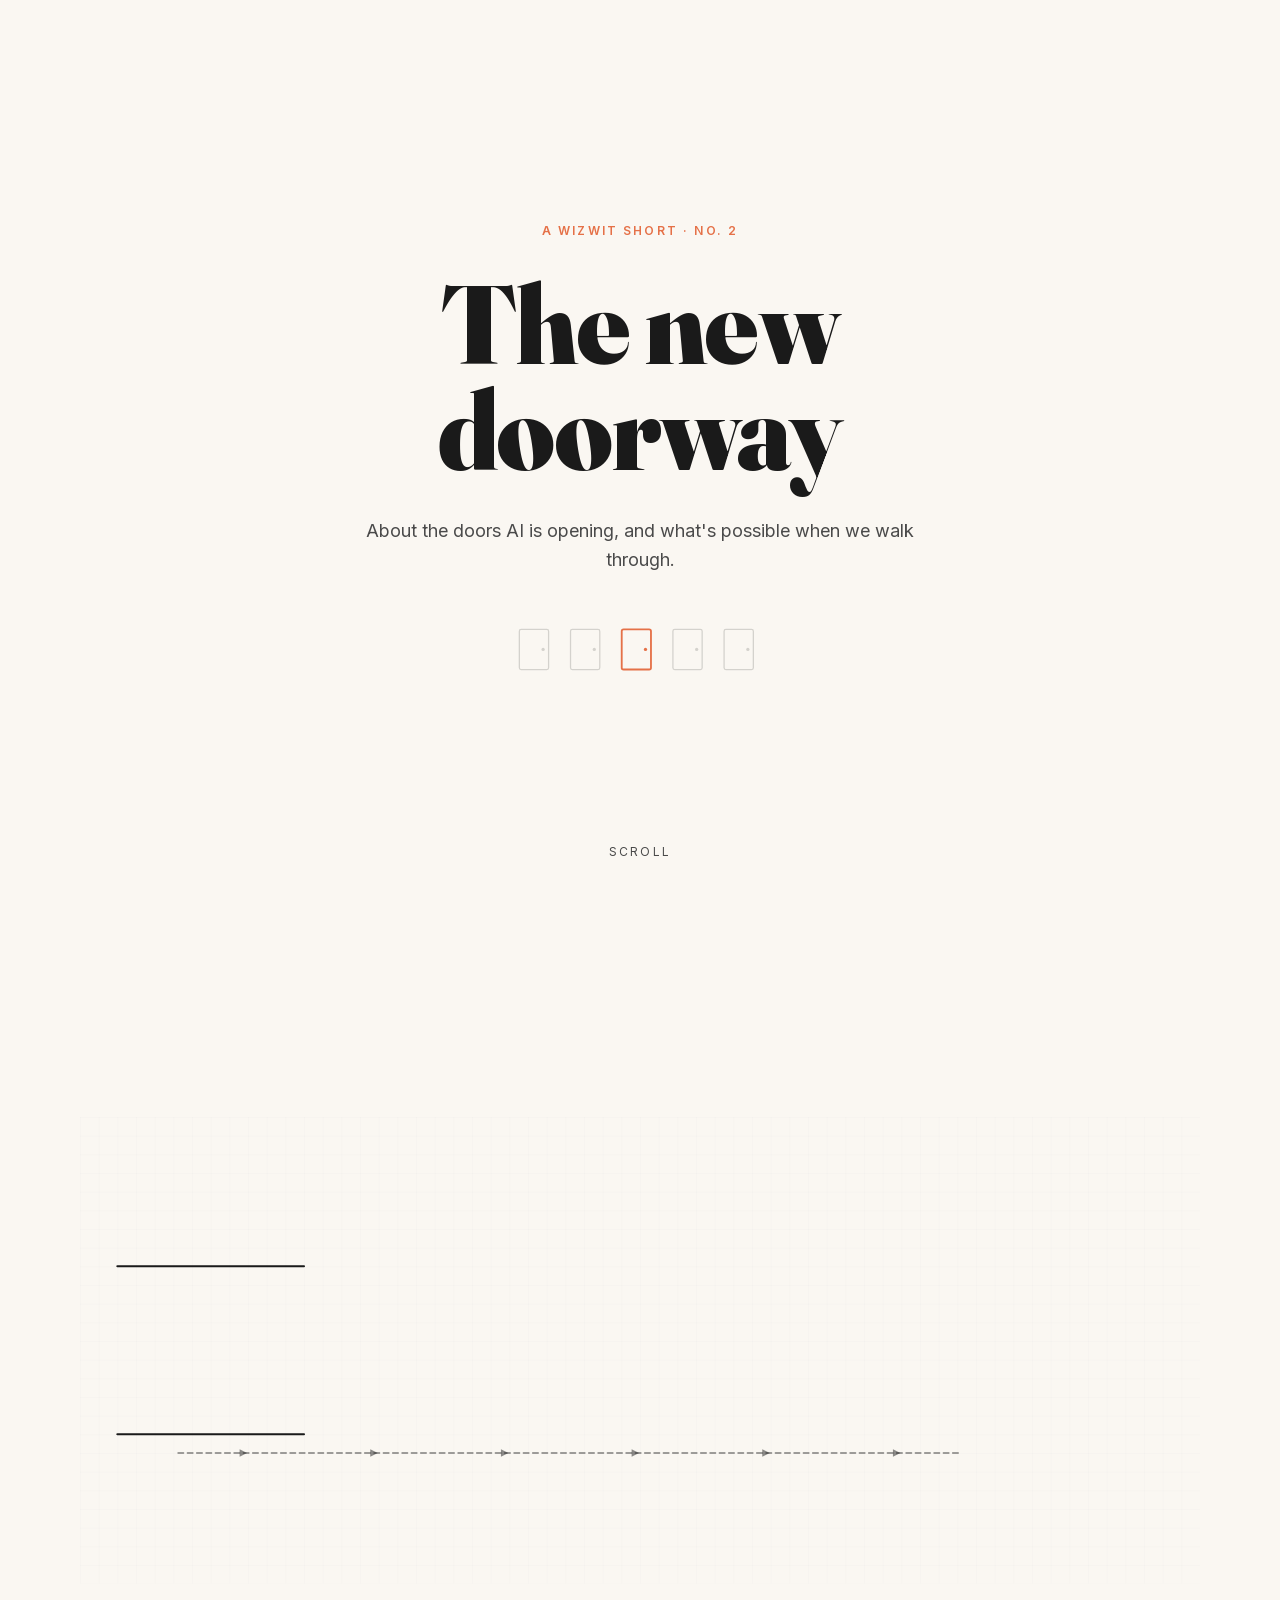
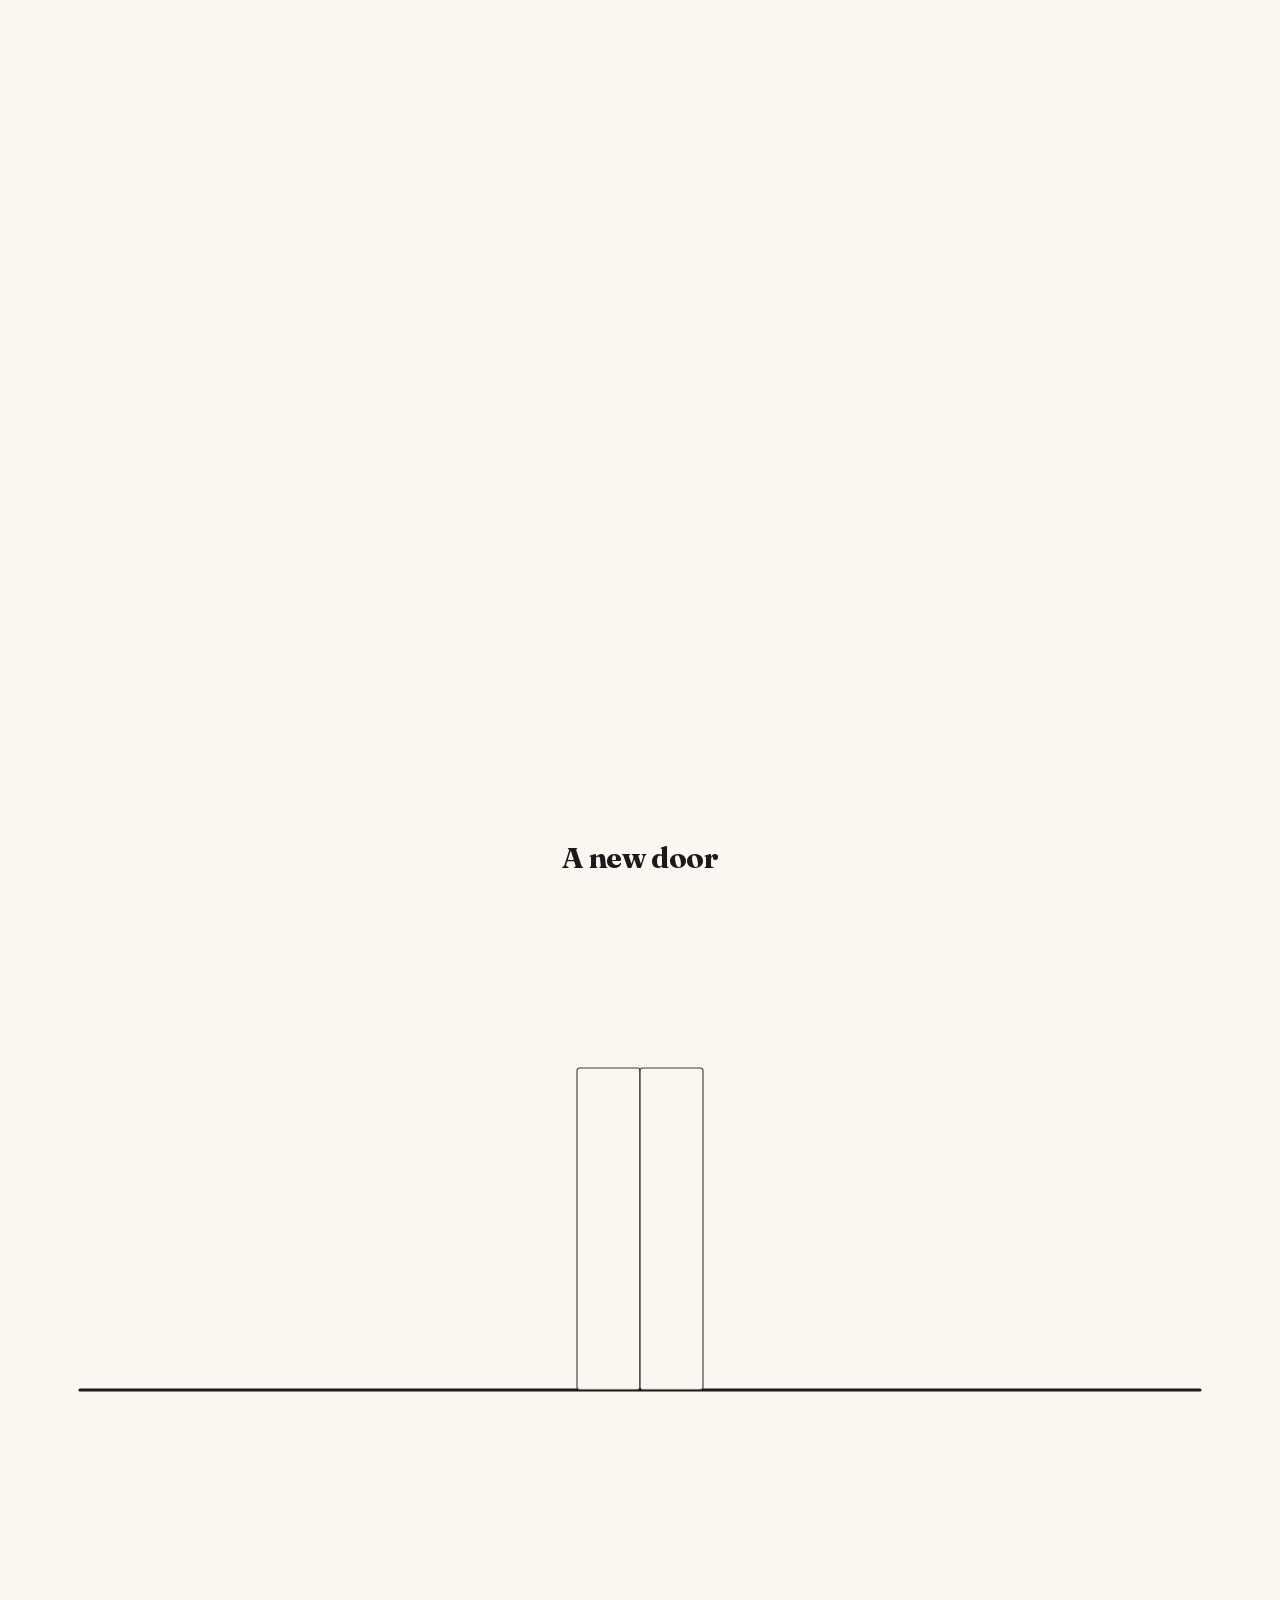
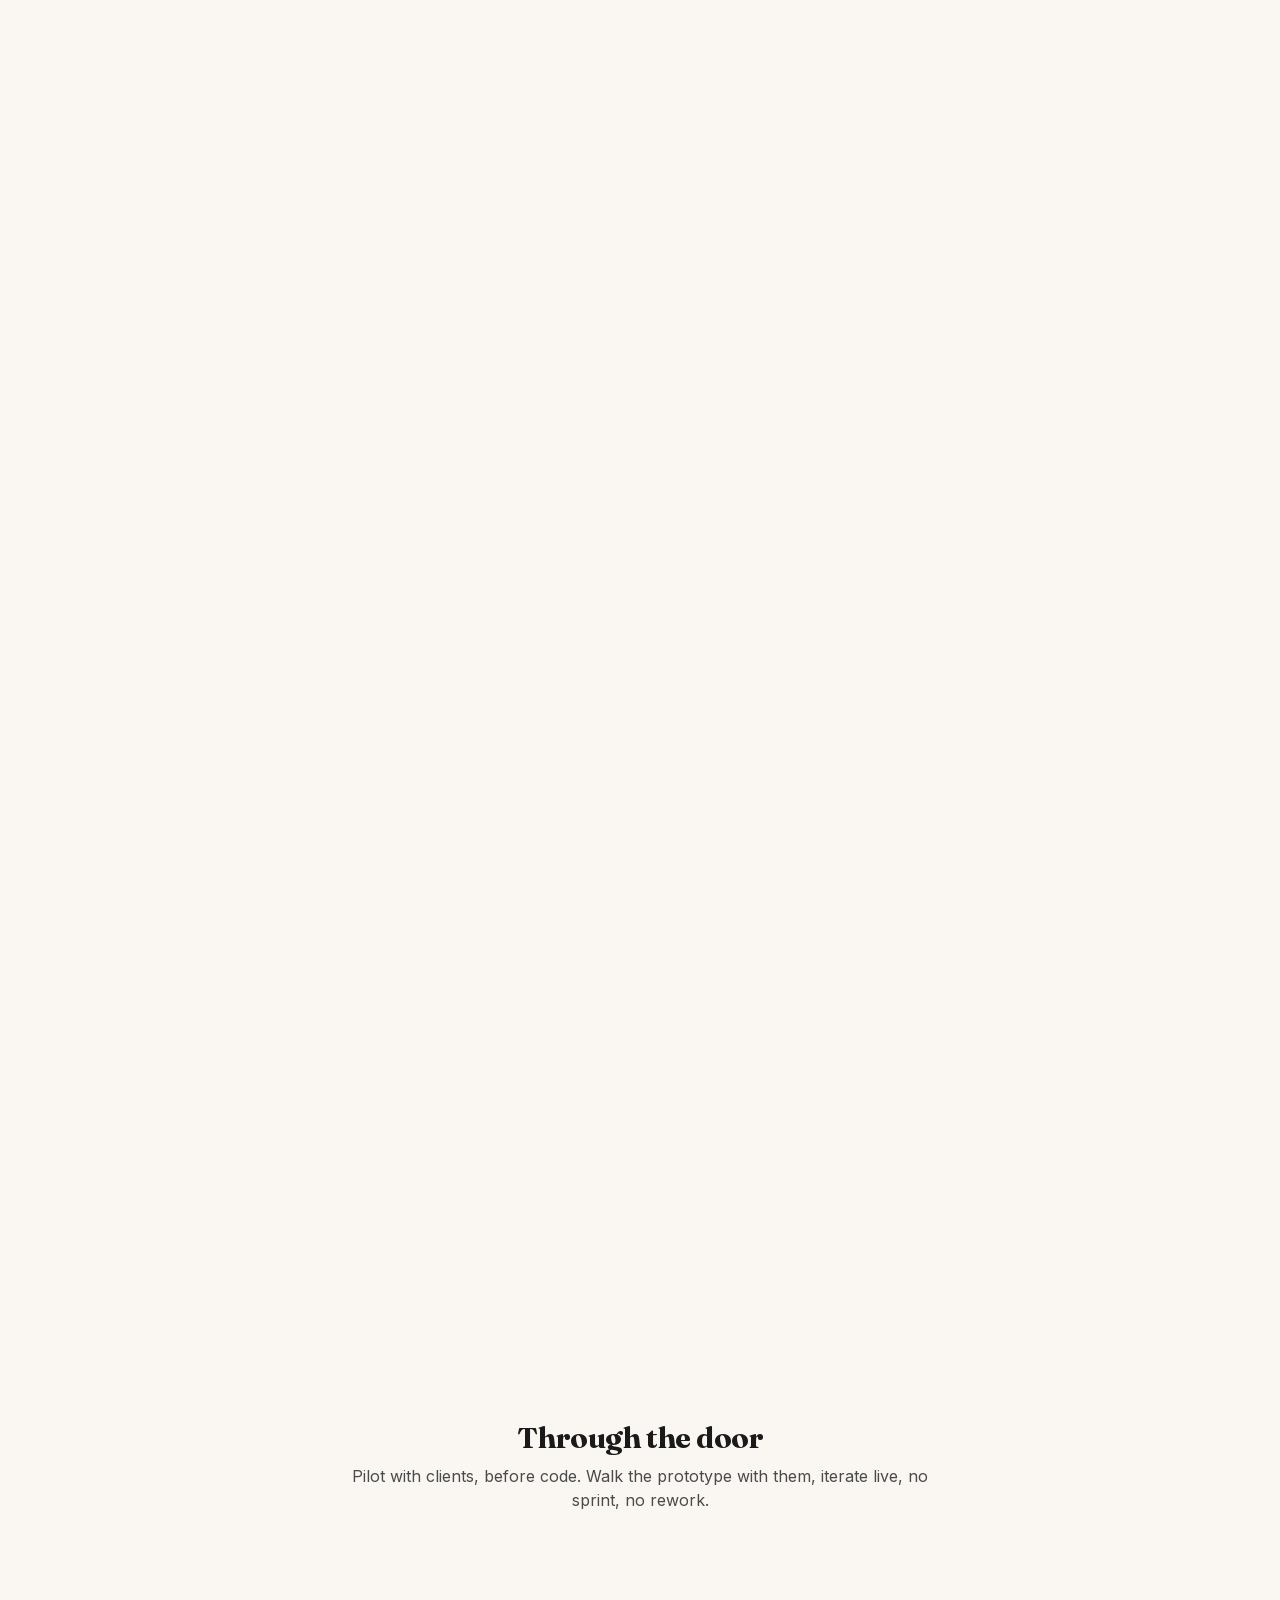
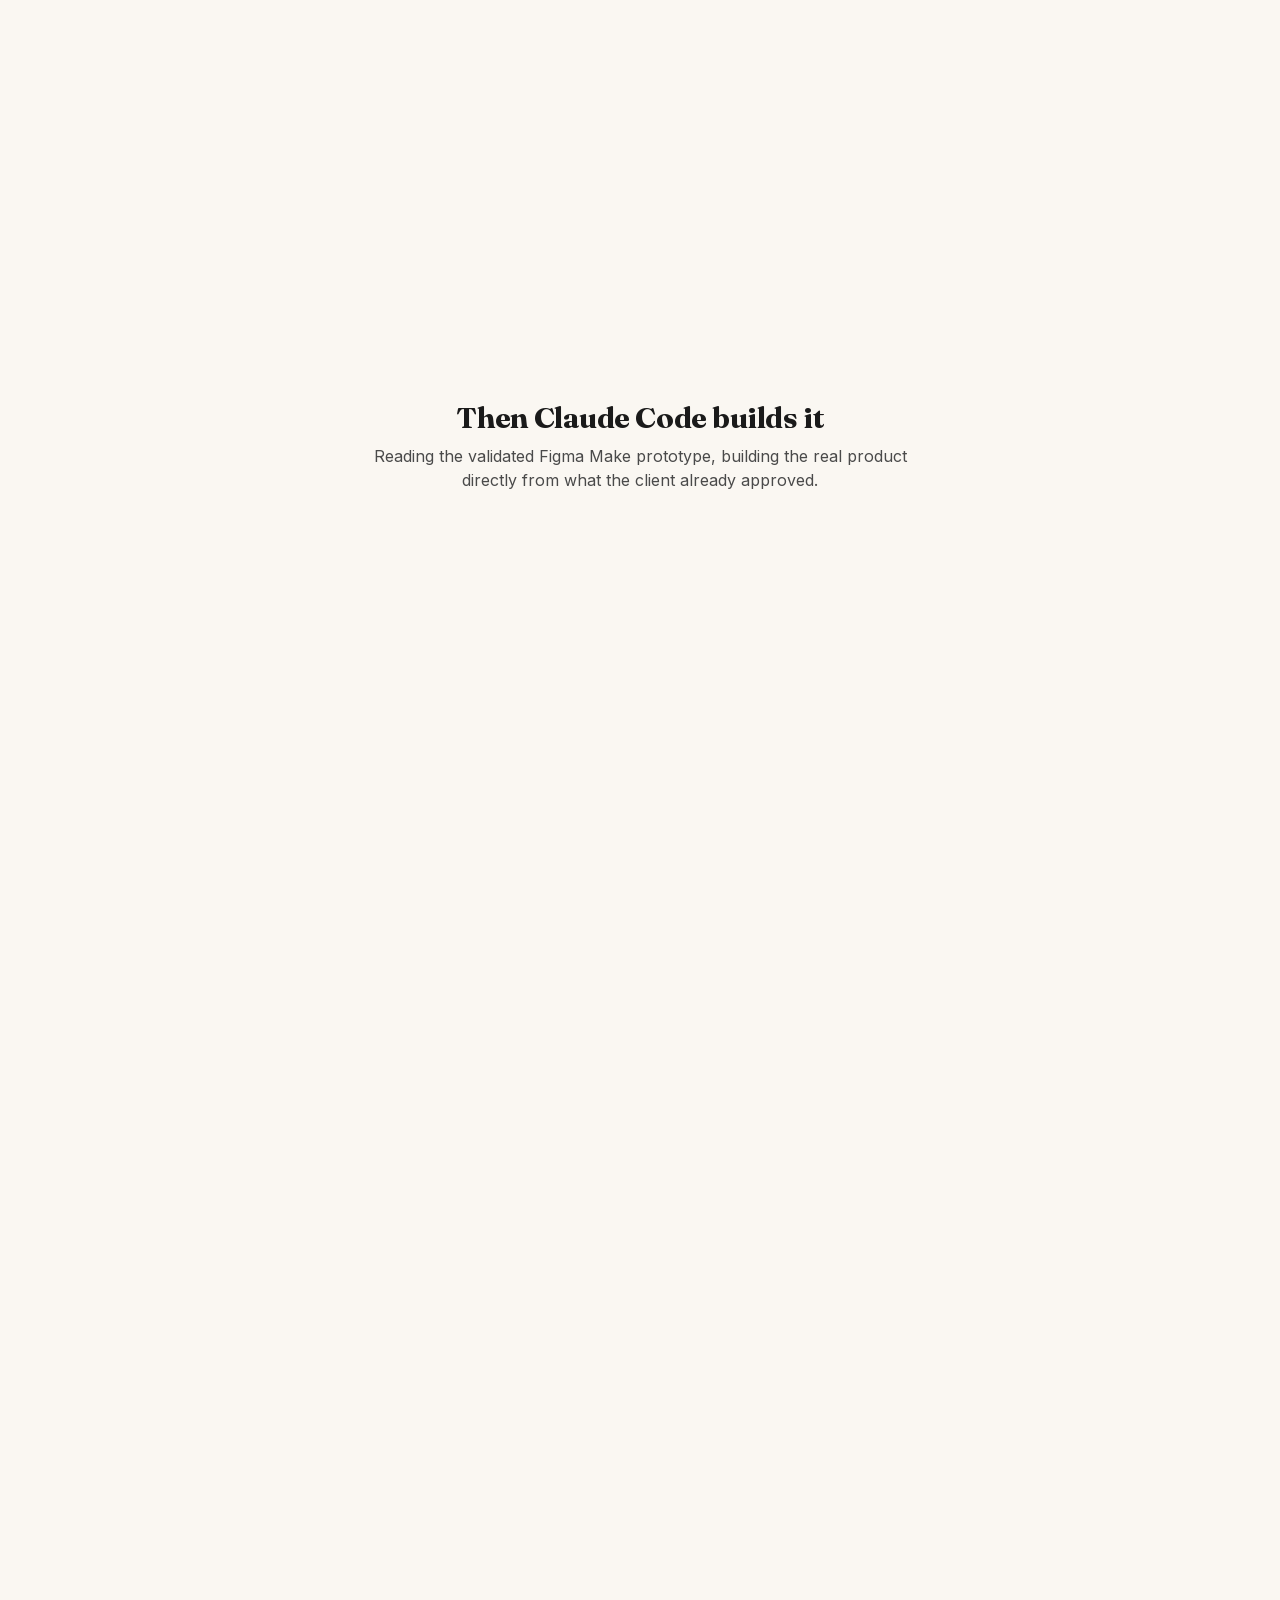
<file: shorts/hallway-story/index.html>
<!doctype html>
<html
  lang="en"
  class="fraunces_b6c6fd82-module__AvQ7Yq__variable inter_adfe035c-module__UZ6-Oa__variable"
>
  <head>
    <meta charset="utf-8" />
    <meta name="viewport" content="width=device-width, initial-scale=1" />
    <link
      rel="preload"
      href="/shorts/hallway-story/_next/static/media/791bf8c4bb753ed6-s.p.0524igg32t-c1.woff2"
      as="font"
      crossorigin=""
      type="font/woff2"
    />
    <link
      rel="preload"
      href="/shorts/hallway-story/_next/static/media/83afe278b6a6bb3c-s.p.0q-301v4kxxnr.woff2"
      as="font"
      crossorigin=""
      type="font/woff2"
    />
    <link
      rel="stylesheet"
      href="/shorts/hallway-story/_next/static/chunks/0.bkr~y9i4-6c.css"
      data-precedence="next"
    />
    <link
      rel="preload"
      as="script"
      fetchpriority="low"
      href="/shorts/hallway-story/_next/static/chunks/0y7sdrjd9ku0r.js"
    />
    <script
      src="/shorts/hallway-story/_next/static/chunks/0~hsro9g4zze..js"
      async=""
    ></script>
    <script
      src="/shorts/hallway-story/_next/static/chunks/0n5c_0~kc9pjj.js"
      async=""
    ></script>
    <script
      src="/shorts/hallway-story/_next/static/chunks/turbopack-0nyl8hzlp0899.js"
      async=""
    ></script>
    <script
      src="/shorts/hallway-story/_next/static/chunks/15k1xrfh8pcsr.js"
      async=""
    ></script>
    <script
      src="/shorts/hallway-story/_next/static/chunks/143fwsvyjduw6.js"
      async=""
    ></script>
    <meta name="next-size-adjust" content="" />
    <title>The Hallway</title>
    <meta
      name="description"
      content="An illustrated scroll-story about handoffs, rework loops, and the new door Figma Make and Claude Code open between design and build."
    />
    <link
      rel="icon"
      href="/shorts/hallway-story/favicon.ico?favicon.0x3dzn~oxb6tn.ico"
      sizes="256x256"
      type="image/x-icon"
    />
    <script
      src="/shorts/hallway-story/_next/static/chunks/03~yq9q893hmn.js"
      nomodule=""
    ></script>
  </head>
  <body>
    <!-- wizwit-back-link -->
    <a href="/" style="position:fixed;top:1.25rem;left:1.25rem;z-index:9999;font-family:&quot;JetBrains Mono&quot;,ui-monospace,monospace;font-size:0.75rem;letter-spacing:0.18em;text-transform:uppercase;color:#1a1a1a;text-decoration:none;background:rgba(245,243,238,0.85);padding:0.5rem 0.75rem;border:1px solid rgba(26,26,26,0.15);border-radius:4px;backdrop-filter:blur(8px);-webkit-backdrop-filter:blur(8px);">← Back</a>

    <div hidden=""><!--$--><!--/$--></div>
    <div>
      <div class="scroll-progress" style="transform: scaleX(0)"></div>
      <section
        class="h-screen w-full flex flex-col items-center justify-center relative overflow-hidden px-6"
        style="background: #faf7f2"
      >
        <div class="text-center max-w-3xl">
          <p
            class="panel0-eyebrow text-xs uppercase font-semibold mb-8"
            style="color: #e57148; letter-spacing: 0.18em"
          >
            A Wizwit Short · No. 2
          </p>
          <h1
            class="panel0-title leading-[0.95] tracking-tight"
            style="
              color: #1a1a1a;
              font-family: var(--font-heading), serif;
              font-weight: 900;
              font-size: clamp(3.5rem, 9vw, 7rem);
              font-variation-settings: &quot;opsz&quot; 144;
            "
          >
            The new doorway
          </h1>
          <p
            class="panel0-tagline mt-8 text-base md:text-lg leading-relaxed mx-auto max-w-xl"
            style="color: #4a4a4a"
          >
            About the doors AI is opening, and what&#x27;s possible when we walk
            through.
          </p>
          <svg viewBox="0 0 280 60" class="panel0-doors mx-auto mt-12 w-64">
            <g transform="translate(0, 0)">
              <rect
                x="8"
                y="8"
                width="32"
                height="44"
                rx="2"
                fill="none"
                stroke="#d4d2cd"
                stroke-width="1.4"
                stroke-linejoin="round"
              ></rect>
              <circle cx="34" cy="30" r="1.8" fill="#d4d2cd"></circle>
            </g>
            <g transform="translate(56, 0)">
              <rect
                x="8"
                y="8"
                width="32"
                height="44"
                rx="2"
                fill="none"
                stroke="#d4d2cd"
                stroke-width="1.4"
                stroke-linejoin="round"
              ></rect>
              <circle cx="34" cy="30" r="1.8" fill="#d4d2cd"></circle>
            </g>
            <g transform="translate(112, 0)">
              <rect
                x="8"
                y="8"
                width="32"
                height="44"
                rx="2"
                fill="none"
                stroke="#e57148"
                stroke-width="2"
                stroke-linejoin="round"
              ></rect>
              <circle cx="34" cy="30" r="1.8" fill="#e57148"></circle>
            </g>
            <g transform="translate(168, 0)">
              <rect
                x="8"
                y="8"
                width="32"
                height="44"
                rx="2"
                fill="none"
                stroke="#d4d2cd"
                stroke-width="1.4"
                stroke-linejoin="round"
              ></rect>
              <circle cx="34" cy="30" r="1.8" fill="#d4d2cd"></circle>
            </g>
            <g transform="translate(224, 0)">
              <rect
                x="8"
                y="8"
                width="32"
                height="44"
                rx="2"
                fill="none"
                stroke="#d4d2cd"
                stroke-width="1.4"
                stroke-linejoin="round"
              ></rect>
              <circle cx="34" cy="30" r="1.8" fill="#d4d2cd"></circle>
            </g>
          </svg>
        </div>
        <div
          class="absolute bottom-10 left-1/2 -translate-x-1/2 text-xs uppercase animate-bounce"
          style="color: #4a4a4a; letter-spacing: 0.18em"
        >
          Scroll
        </div>
      </section>
      <section
        class="h-screen w-full flex flex-col items-center justify-center relative overflow-hidden"
        style="background: #faf7f2"
      >
        <h2
          class="panel1-title absolute top-12 left-1/2 -translate-x-1/2 text-2xl md:text-3xl tracking-tight z-10"
          style="color: #1a1a1a"
        >
          The familiar path to building software
        </h2>
        <svg
          viewBox="0 0 1200 500"
          class="w-full max-w-[90vw] px-4"
          style="overflow: visible"
        >
          <defs>
            <pattern
              id="grid"
              width="20"
              height="20"
              patternUnits="userSpaceOnUse"
            >
              <path
                d="M 20 0 L 0 0 0 20"
                fill="none"
                stroke="#3a4e6b"
                stroke-width="0.3"
                opacity="0.25"
              ></path>
            </pattern>
          </defs>
          <rect
            width="1200"
            height="500"
            fill="url(#grid)"
            opacity="0.5"
          ></rect>
          <g class="hallway-walls">
            <line
              x1="40"
              y1="340"
              x2="1100"
              y2="340"
              stroke="#1A1A1A"
              stroke-width="2.2"
              stroke-linecap="round"
              stroke-dasharray="1200"
              stroke-dashoffset="0"
            ></line>
            <line
              x1="40"
              y1="160"
              x2="1100"
              y2="160"
              stroke="#1A1A1A"
              stroke-width="2.2"
              stroke-linecap="round"
              stroke-dasharray="1200"
              stroke-dashoffset="0"
            ></line>
            <line
              x1="1100"
              y1="160"
              x2="1100"
              y2="340"
              stroke="#1A1A1A"
              stroke-width="2.2"
              stroke-linecap="round"
              stroke-dasharray="200"
              stroke-dashoffset="0"
            ></line>
            <line
              x1="40"
              y1="160"
              x2="40"
              y2="340"
              stroke="#3a4e6b"
              stroke-width="1.5"
              stroke-linecap="round"
              stroke-dasharray="200"
              stroke-dashoffset="0"
              opacity="0.6"
            ></line>
          </g>
          <g class="door-group">
            <rect
              x="80"
              y="220"
              width="50"
              height="120"
              fill="#faf7f2"
              stroke="#1A1A1A"
              stroke-width="1.8"
              stroke-linejoin="round"
              rx="2"
            ></rect>
            <rect
              x="85"
              y="228"
              width="40"
              height="90"
              fill="none"
              stroke="#1A1A1A"
              stroke-width="1"
              stroke-linejoin="round"
              rx="1"
              opacity="0.5"
            ></rect>
            <circle cx="120" cy="280" r="2.5" fill="#1A1A1A"></circle>
            <text
              x="105"
              y="208"
              text-anchor="middle"
              fill="#1A1A1A"
              font-size="11"
              font-family="inherit"
              font-weight="500"
            >
              Research
            </text>
          </g>
          <g class="door-group">
            <rect
              x="220"
              y="220"
              width="50"
              height="120"
              fill="#faf7f2"
              stroke="#1A1A1A"
              stroke-width="1.8"
              stroke-linejoin="round"
              rx="2"
            ></rect>
            <rect
              x="225"
              y="228"
              width="40"
              height="90"
              fill="none"
              stroke="#1A1A1A"
              stroke-width="1"
              stroke-linejoin="round"
              rx="1"
              opacity="0.5"
            ></rect>
            <circle cx="260" cy="280" r="2.5" fill="#1A1A1A"></circle>
            <text
              x="245"
              y="208"
              text-anchor="middle"
              fill="#1A1A1A"
              font-size="11"
              font-family="inherit"
              font-weight="500"
            >
              UX Design
            </text>
          </g>
          <g class="door-group">
            <rect
              x="360"
              y="220"
              width="50"
              height="120"
              fill="#faf7f2"
              stroke="#1A1A1A"
              stroke-width="1.8"
              stroke-linejoin="round"
              rx="2"
            ></rect>
            <rect
              x="365"
              y="228"
              width="40"
              height="90"
              fill="none"
              stroke="#1A1A1A"
              stroke-width="1"
              stroke-linejoin="round"
              rx="1"
              opacity="0.5"
            ></rect>
            <circle cx="400" cy="280" r="2.5" fill="#1A1A1A"></circle>
            <text
              x="385"
              y="208"
              text-anchor="middle"
              fill="#1A1A1A"
              font-size="11"
              font-family="inherit"
              font-weight="500"
            >
              Build
            </text>
          </g>
          <g class="door-group">
            <rect
              x="500"
              y="220"
              width="50"
              height="120"
              fill="#faf7f2"
              stroke="#1A1A1A"
              stroke-width="1.8"
              stroke-linejoin="round"
              rx="2"
            ></rect>
            <rect
              x="505"
              y="228"
              width="40"
              height="90"
              fill="none"
              stroke="#1A1A1A"
              stroke-width="1"
              stroke-linejoin="round"
              rx="1"
              opacity="0.5"
            ></rect>
            <circle cx="540" cy="280" r="2.5" fill="#1A1A1A"></circle>
            <text
              x="525"
              y="208"
              text-anchor="middle"
              fill="#1A1A1A"
              font-size="11"
              font-family="inherit"
              font-weight="500"
            >
              MVP1
            </text>
          </g>
          <g class="door-group">
            <rect
              x="640"
              y="220"
              width="50"
              height="120"
              fill="#faf7f2"
              stroke="#1A1A1A"
              stroke-width="1.8"
              stroke-linejoin="round"
              rx="2"
            ></rect>
            <rect
              x="645"
              y="228"
              width="40"
              height="90"
              fill="none"
              stroke="#1A1A1A"
              stroke-width="1"
              stroke-linejoin="round"
              rx="1"
              opacity="0.5"
            ></rect>
            <circle cx="680" cy="280" r="2.5" fill="#1A1A1A"></circle>
            <text
              x="665"
              y="208"
              text-anchor="middle"
              fill="#1A1A1A"
              font-size="11"
              font-family="inherit"
              font-weight="500"
            >
              Client Feedback
            </text>
          </g>
          <g class="door-group">
            <rect
              x="780"
              y="220"
              width="50"
              height="120"
              fill="#faf7f2"
              stroke="#1A1A1A"
              stroke-width="1.8"
              stroke-linejoin="round"
              rx="2"
            ></rect>
            <rect
              x="785"
              y="228"
              width="40"
              height="90"
              fill="none"
              stroke="#1A1A1A"
              stroke-width="1"
              stroke-linejoin="round"
              rx="1"
              opacity="0.5"
            ></rect>
            <circle cx="820" cy="280" r="2.5" fill="#1A1A1A"></circle>
            <text
              x="805"
              y="208"
              text-anchor="middle"
              fill="#1A1A1A"
              font-size="11"
              font-family="inherit"
              font-weight="500"
            >
              Rework
            </text>
          </g>
          <g class="door-group">
            <rect
              x="920"
              y="220"
              width="50"
              height="120"
              fill="#faf7f2"
              stroke="#1A1A1A"
              stroke-width="1.8"
              stroke-linejoin="round"
              rx="2"
            ></rect>
            <rect
              x="925"
              y="228"
              width="40"
              height="90"
              fill="none"
              stroke="#1A1A1A"
              stroke-width="1"
              stroke-linejoin="round"
              rx="1"
              opacity="0.5"
            ></rect>
            <circle cx="960" cy="280" r="2.5" fill="#1A1A1A"></circle>
            <text
              x="945"
              y="208"
              text-anchor="middle"
              fill="#1A1A1A"
              font-size="11"
              font-family="inherit"
              font-weight="500"
            >
              MVP2
            </text>
          </g>
          <path
            class="route-path"
            d="M 105 360 L 105 360 L 245 360 L 385 360 L 525 360 L 665 360 L 805 360 L 945 360"
            fill="none"
            stroke="#1A1A1A"
            stroke-width="1.5"
            stroke-linecap="round"
            stroke-dasharray="6 4"
            opacity="0.55"
            style="stroke-dashoffset: 0"
          ></path>
          <polygon
            class="route-path"
            points="171,356 179,360 171,364"
            fill="#1A1A1A"
            opacity="0.5"
          ></polygon>
          <polygon
            class="route-path"
            points="311,356 319,360 311,364"
            fill="#1A1A1A"
            opacity="0.5"
          ></polygon>
          <polygon
            class="route-path"
            points="451,356 459,360 451,364"
            fill="#1A1A1A"
            opacity="0.5"
          ></polygon>
          <polygon
            class="route-path"
            points="591,356 599,360 591,364"
            fill="#1A1A1A"
            opacity="0.5"
          ></polygon>
          <polygon
            class="route-path"
            points="731,356 739,360 731,364"
            fill="#1A1A1A"
            opacity="0.5"
          ></polygon>
          <polygon
            class="route-path"
            points="871,356 879,360 871,364"
            fill="#1A1A1A"
            opacity="0.5"
          ></polygon>
          <g class="rework-loop">
            <path
              d="M 665 375
                C 725 420,
                  745 420,
                  805 375"
              fill="none"
              stroke="#e57148"
              stroke-width="3.6"
              stroke-linecap="round"
              stroke-dasharray="8 5"
              opacity="0.95"
            >
              <animate
                attributeName="stroke-dashoffset"
                from="0"
                to="-26"
                dur="0.8s"
                repeatCount="indefinite"
              ></animate>
            </path>
            <polygon points="797,368 809,378 797,384" fill="#e57148"></polygon>
            <path
              d="M 805 390
                C 745 435,
                  725 435,
                  665 390"
              fill="none"
              stroke="#e57148"
              stroke-width="3.2"
              stroke-linecap="round"
              stroke-dasharray="8 5"
              opacity="0.7"
            >
              <animate
                attributeName="stroke-dashoffset"
                from="0"
                to="-26"
                dur="0.8s"
                repeatCount="indefinite"
              ></animate>
            </path>
            <polygon
              points="673,382 661,392 673,398"
              fill="#e57148"
              opacity="0.7"
            ></polygon>
            <text
              x="735"
              y="450"
              text-anchor="middle"
              fill="#e57148"
              font-size="11"
              font-style="italic"
              opacity="0.85"
            >
              cycle repeats...
            </text>
          </g>
          <g class="team-figure" transform="translate(93, 290)">
            <g transform="scale(1.35) translate(-2 -4)">
              <ellipse
                cx="9"
                cy="36"
                rx="3"
                ry="1"
                fill="#1A1A1A"
                opacity="0.25"
              ></ellipse>
              <ellipse
                cx="15"
                cy="36"
                rx="3"
                ry="1"
                fill="#1A1A1A"
                opacity="0.25"
              ></ellipse>
              <rect
                x="7"
                y="22"
                width="4"
                height="13"
                rx="2"
                fill="#3a4e6b"
                stroke="#1A1A1A"
                stroke-width="1"
              ></rect>
              <rect
                x="13"
                y="22"
                width="4"
                height="13"
                rx="2"
                fill="#3a4e6b"
                stroke="#1A1A1A"
                stroke-width="1"
              ></rect>
              <rect
                x="4"
                y="8"
                width="16"
                height="17"
                rx="5"
                fill="#3a4e6b"
                stroke="#1A1A1A"
                stroke-width="1.2"
              ></rect>
              <circle
                cx="12"
                cy="2"
                r="6.5"
                fill="#D9A584"
                stroke="#1A1A1A"
                stroke-width="1.2"
              ></circle>
              <path
                d="M 6 1 Q 7 -5 12 -5 Q 17 -5 18 1 Q 16 -1 12 -1 Q 8 -1 6 1 Z"
                fill="#2a2a2a"
              ></path>
              <circle cx="10" cy="2" r="0.9" fill="#1A1A1A"></circle>
              <circle cx="14" cy="2" r="0.9" fill="#1A1A1A"></circle>
              <line
                x1="10.5"
                y1="5"
                x2="13.5"
                y2="5"
                stroke="#1A1A1A"
                stroke-width="1"
                stroke-linecap="round"
              ></line>
            </g>
            <text
              x="12"
              y="62"
              text-anchor="middle"
              fill="#1A1A1A"
              font-size="8"
              opacity="0.85"
            >
              PO
            </text>
          </g>
          <g class="team-figure" transform="translate(233, 290)">
            <g transform="scale(1.35) translate(-2 -4)">
              <ellipse
                cx="9"
                cy="36"
                rx="3"
                ry="1"
                fill="#1A1A1A"
                opacity="0.25"
              ></ellipse>
              <ellipse
                cx="15"
                cy="36"
                rx="3"
                ry="1"
                fill="#1A1A1A"
                opacity="0.25"
              ></ellipse>
              <rect
                x="7"
                y="22"
                width="4"
                height="13"
                rx="2"
                fill="#8a9a7b"
                stroke="#1A1A1A"
                stroke-width="1"
              ></rect>
              <rect
                x="13"
                y="22"
                width="4"
                height="13"
                rx="2"
                fill="#8a9a7b"
                stroke="#1A1A1A"
                stroke-width="1"
              ></rect>
              <rect
                x="4"
                y="8"
                width="16"
                height="17"
                rx="5"
                fill="#8a9a7b"
                stroke="#1A1A1A"
                stroke-width="1.2"
              ></rect>
              <circle
                cx="12"
                cy="2"
                r="6.5"
                fill="#D9A584"
                stroke="#1A1A1A"
                stroke-width="1.2"
              ></circle>
              <path
                d="M 6 1 Q 7 -5 12 -5 Q 17 -5 18 1 Q 16 -1 12 -1 Q 8 -1 6 1 Z"
                fill="#5a3a2a"
              ></path>
              <circle cx="10" cy="2" r="0.9" fill="#1A1A1A"></circle>
              <circle cx="14" cy="2" r="0.9" fill="#1A1A1A"></circle>
              <line
                x1="10.5"
                y1="5"
                x2="13.5"
                y2="5"
                stroke="#1A1A1A"
                stroke-width="1"
                stroke-linecap="round"
              ></line>
            </g>
            <text
              x="12"
              y="62"
              text-anchor="middle"
              fill="#1A1A1A"
              font-size="8"
              opacity="0.85"
            >
              UX
            </text>
          </g>
          <g class="team-figure" transform="translate(373, 290)">
            <g transform="scale(1.35) translate(-2 -4)">
              <ellipse
                cx="9"
                cy="36"
                rx="3"
                ry="1"
                fill="#1A1A1A"
                opacity="0.25"
              ></ellipse>
              <ellipse
                cx="15"
                cy="36"
                rx="3"
                ry="1"
                fill="#1A1A1A"
                opacity="0.25"
              ></ellipse>
              <rect
                x="7"
                y="22"
                width="4"
                height="13"
                rx="2"
                fill="#c8a04a"
                stroke="#1A1A1A"
                stroke-width="1"
              ></rect>
              <rect
                x="13"
                y="22"
                width="4"
                height="13"
                rx="2"
                fill="#c8a04a"
                stroke="#1A1A1A"
                stroke-width="1"
              ></rect>
              <rect
                x="4"
                y="8"
                width="16"
                height="17"
                rx="5"
                fill="#c8a04a"
                stroke="#1A1A1A"
                stroke-width="1.2"
              ></rect>
              <circle
                cx="12"
                cy="2"
                r="6.5"
                fill="#D9A584"
                stroke="#1A1A1A"
                stroke-width="1.2"
              ></circle>
              <path
                d="M 6 1 Q 7 -5 12 -5 Q 17 -5 18 1 Q 16 -1 12 -1 Q 8 -1 6 1 Z"
                fill="#1A1A1A"
              ></path>
              <circle cx="10" cy="2" r="0.9" fill="#1A1A1A"></circle>
              <circle cx="14" cy="2" r="0.9" fill="#1A1A1A"></circle>
              <line
                x1="10.5"
                y1="5"
                x2="13.5"
                y2="5"
                stroke="#1A1A1A"
                stroke-width="1"
                stroke-linecap="round"
              ></line>
            </g>
            <text
              x="12"
              y="62"
              text-anchor="middle"
              fill="#1A1A1A"
              font-size="8"
              opacity="0.85"
            >
              Dev
            </text>
          </g>
          <g class="team-figure" transform="translate(513, 290)">
            <g transform="scale(1.35) translate(-2 -4)">
              <ellipse
                cx="9"
                cy="36"
                rx="3"
                ry="1"
                fill="#1A1A1A"
                opacity="0.25"
              ></ellipse>
              <ellipse
                cx="15"
                cy="36"
                rx="3"
                ry="1"
                fill="#1A1A1A"
                opacity="0.25"
              ></ellipse>
              <rect
                x="7"
                y="22"
                width="4"
                height="13"
                rx="2"
                fill="#c8a04a"
                stroke="#1A1A1A"
                stroke-width="1"
              ></rect>
              <rect
                x="13"
                y="22"
                width="4"
                height="13"
                rx="2"
                fill="#c8a04a"
                stroke="#1A1A1A"
                stroke-width="1"
              ></rect>
              <rect
                x="4"
                y="8"
                width="16"
                height="17"
                rx="5"
                fill="#c8a04a"
                stroke="#1A1A1A"
                stroke-width="1.2"
              ></rect>
              <circle
                cx="12"
                cy="2"
                r="6.5"
                fill="#D9A584"
                stroke="#1A1A1A"
                stroke-width="1.2"
              ></circle>
              <path
                d="M 6 1 Q 7 -5 12 -5 Q 17 -5 18 1 Q 16 -1 12 -1 Q 8 -1 6 1 Z"
                fill="#3a2a1a"
              ></path>
              <circle cx="10" cy="2" r="0.9" fill="#1A1A1A"></circle>
              <circle cx="14" cy="2" r="0.9" fill="#1A1A1A"></circle>
              <line
                x1="10.5"
                y1="5"
                x2="13.5"
                y2="5"
                stroke="#1A1A1A"
                stroke-width="1"
                stroke-linecap="round"
              ></line>
            </g>
            <text
              x="12"
              y="62"
              text-anchor="middle"
              fill="#1A1A1A"
              font-size="8"
              opacity="0.85"
            >
              Dev
            </text>
          </g>
          <g class="team-figure" transform="translate(793, 290)">
            <g transform="scale(1.35) translate(-2 -4)">
              <ellipse
                cx="9"
                cy="36"
                rx="3"
                ry="1"
                fill="#1A1A1A"
                opacity="0.25"
              ></ellipse>
              <ellipse
                cx="15"
                cy="36"
                rx="3"
                ry="1"
                fill="#1A1A1A"
                opacity="0.25"
              ></ellipse>
              <rect
                x="7"
                y="22"
                width="4"
                height="13"
                rx="2"
                fill="#c8a04a"
                stroke="#1A1A1A"
                stroke-width="1"
              ></rect>
              <rect
                x="13"
                y="22"
                width="4"
                height="13"
                rx="2"
                fill="#c8a04a"
                stroke="#1A1A1A"
                stroke-width="1"
              ></rect>
              <rect
                x="4"
                y="8"
                width="16"
                height="17"
                rx="5"
                fill="#c8a04a"
                stroke="#1A1A1A"
                stroke-width="1.2"
              ></rect>
              <circle
                cx="12"
                cy="2"
                r="6.5"
                fill="#D9A584"
                stroke="#1A1A1A"
                stroke-width="1.2"
              ></circle>
              <path
                d="M 6 1 Q 7 -5 12 -5 Q 17 -5 18 1 Q 16 -1 12 -1 Q 8 -1 6 1 Z"
                fill="#1A1A1A"
              ></path>
              <circle cx="10" cy="2" r="0.9" fill="#1A1A1A"></circle>
              <circle cx="14" cy="2" r="0.9" fill="#1A1A1A"></circle>
              <line
                x1="10.5"
                y1="5"
                x2="13.5"
                y2="5"
                stroke="#1A1A1A"
                stroke-width="1"
                stroke-linecap="round"
              ></line>
            </g>
            <text
              x="12"
              y="62"
              text-anchor="middle"
              fill="#1A1A1A"
              font-size="8"
              opacity="0.85"
            >
              Dev
            </text>
          </g>
          <g class="team-figure" opacity="0.4">
            <line
              x1="119"
              y1="310"
              x2="225"
              y2="310"
              stroke="#1A1A1A"
              stroke-width="1"
              stroke-linecap="round"
              stroke-dasharray="3 2"
            ></line>
            <polygon points="223,307 231,310 223,313" fill="#1A1A1A"></polygon>
          </g>
          <g class="team-figure" opacity="0.4">
            <line
              x1="259"
              y1="310"
              x2="365"
              y2="310"
              stroke="#1A1A1A"
              stroke-width="1"
              stroke-linecap="round"
              stroke-dasharray="3 2"
            ></line>
            <polygon points="363,307 371,310 363,313" fill="#1A1A1A"></polygon>
          </g>
          <g class="team-figure" opacity="0.4">
            <line
              x1="399"
              y1="310"
              x2="505"
              y2="310"
              stroke="#1A1A1A"
              stroke-width="1"
              stroke-linecap="round"
              stroke-dasharray="3 2"
            ></line>
            <polygon points="503,307 511,310 503,313" fill="#1A1A1A"></polygon>
          </g>
          <g class="team-figure" opacity="0.4">
            <line
              x1="539"
              y1="310"
              x2="645"
              y2="310"
              stroke="#1A1A1A"
              stroke-width="1"
              stroke-linecap="round"
              stroke-dasharray="3 2"
            ></line>
            <polygon points="643,307 651,310 643,313" fill="#1A1A1A"></polygon>
          </g>
          <g class="client-in-door" transform="translate(653, 290)" opacity="0">
            <g transform="scale(1.1) translate(-2 -4)">
              <ellipse
                cx="9"
                cy="36"
                rx="3"
                ry="1"
                fill="#1A1A1A"
                opacity="0.25"
              ></ellipse>
              <ellipse
                cx="15"
                cy="36"
                rx="3"
                ry="1"
                fill="#1A1A1A"
                opacity="0.25"
              ></ellipse>
              <rect
                x="7"
                y="22"
                width="4"
                height="13"
                rx="2"
                fill="#e57148"
                stroke="#1A1A1A"
                stroke-width="1"
              ></rect>
              <rect
                x="13"
                y="22"
                width="4"
                height="13"
                rx="2"
                fill="#e57148"
                stroke="#1A1A1A"
                stroke-width="1"
              ></rect>
              <rect
                x="4"
                y="8"
                width="16"
                height="17"
                rx="5"
                fill="#e57148"
                stroke="#1A1A1A"
                stroke-width="1.2"
              ></rect>
              <circle
                cx="12"
                cy="2"
                r="6.5"
                fill="#D9A584"
                stroke="#1A1A1A"
                stroke-width="1.2"
              ></circle>
              <path
                d="M 6 1 Q 7 -5 12 -5 Q 17 -5 18 1 Q 16 -1 12 -1 Q 8 -1 6 1 Z"
                fill="#3a2a1a"
              ></path>
              <circle cx="10" cy="2" r="0.9" fill="#1A1A1A"></circle>
              <circle cx="14" cy="2" r="0.9" fill="#1A1A1A"></circle>
              <line
                x1="10.5"
                y1="5"
                x2="13.5"
                y2="5"
                stroke="#1A1A1A"
                stroke-width="1"
                stroke-linecap="round"
              ></line>
            </g>
          </g>
          <g class="po-figure" transform="translate(93, 290)" opacity="0">
            <g transform="scale(1.35) translate(-2 -4)">
              <ellipse
                cx="9"
                cy="36"
                rx="3"
                ry="1"
                fill="#1A1A1A"
                opacity="0.25"
              ></ellipse>
              <ellipse
                cx="15"
                cy="36"
                rx="3"
                ry="1"
                fill="#1A1A1A"
                opacity="0.25"
              ></ellipse>
              <rect
                x="7"
                y="22"
                width="4"
                height="13"
                rx="2"
                fill="#3a4e6b"
                stroke="#1A1A1A"
                stroke-width="1"
              ></rect>
              <rect
                x="13"
                y="22"
                width="4"
                height="13"
                rx="2"
                fill="#3a4e6b"
                stroke="#1A1A1A"
                stroke-width="1"
              ></rect>
              <rect
                x="4"
                y="8"
                width="16"
                height="17"
                rx="5"
                fill="#3a4e6b"
                stroke="#1A1A1A"
                stroke-width="1.2"
              ></rect>
              <circle
                cx="12"
                cy="2"
                r="6.5"
                fill="#D9A584"
                stroke="#1A1A1A"
                stroke-width="1.2"
              ></circle>
              <path
                d="M 6 1 Q 7 -5 12 -5 Q 17 -5 18 1 Q 16 -1 12 -1 Q 8 -1 6 1 Z"
                fill="#2a2a2a"
              ></path>
              <circle cx="10" cy="2" r="0.9" fill="#1A1A1A"></circle>
              <circle cx="14" cy="2" r="0.9" fill="#1A1A1A"></circle>
              <line
                x1="10.5"
                y1="5"
                x2="13.5"
                y2="5"
                stroke="#1A1A1A"
                stroke-width="1"
                stroke-linecap="round"
              ></line>
            </g>
          </g>
          <g
            class="client-figure"
            transform="translate(933, 290)"
            opacity="0.5"
          >
            <g transform="scale(1.35) translate(-2 -4)">
              <ellipse
                cx="9"
                cy="36"
                rx="3"
                ry="1"
                fill="#1A1A1A"
                opacity="0.25"
              ></ellipse>
              <ellipse
                cx="15"
                cy="36"
                rx="3"
                ry="1"
                fill="#1A1A1A"
                opacity="0.25"
              ></ellipse>
              <rect
                x="7"
                y="22"
                width="4"
                height="13"
                rx="2"
                fill="#e57148"
                stroke="#1A1A1A"
                stroke-width="1"
              ></rect>
              <rect
                x="13"
                y="22"
                width="4"
                height="13"
                rx="2"
                fill="#e57148"
                stroke="#1A1A1A"
                stroke-width="1"
              ></rect>
              <rect
                x="4"
                y="8"
                width="16"
                height="17"
                rx="5"
                fill="#e57148"
                stroke="#1A1A1A"
                stroke-width="1.2"
              ></rect>
              <circle
                cx="12"
                cy="2"
                r="6.5"
                fill="#D9A584"
                stroke="#1A1A1A"
                stroke-width="1.2"
              ></circle>
              <path
                d="M 6 1 Q 7 -5 12 -5 Q 17 -5 18 1 Q 16 -1 12 -1 Q 8 -1 6 1 Z"
                fill="#3a2a1a"
              ></path>
              <circle cx="10" cy="2" r="0.9" fill="#1A1A1A"></circle>
              <circle cx="14" cy="2" r="0.9" fill="#1A1A1A"></circle>
              <line
                x1="10.5"
                y1="5"
                x2="13.5"
                y2="5"
                stroke="#1A1A1A"
                stroke-width="1"
                stroke-linecap="round"
              ></line>
            </g>
            <text
              x="12"
              y="48"
              text-anchor="middle"
              fill="#e57148"
              font-size="8"
              opacity="0.85"
              font-weight="500"
            >
              Client
            </text>
          </g>
        </svg>
      </section>
      <section
        class="h-screen w-full flex flex-col items-center justify-center relative overflow-hidden"
        style="background: #faf7f2"
      >
        <div
          class="absolute top-10 left-1/2 -translate-x-1/2 text-center z-10 max-w-2xl px-6"
        >
          <h2
            class="text-2xl md:text-3xl tracking-tight"
            style="color: #1a1a1a"
          >
            A new door
          </h2>
        </div>
        <div class="hallway-viewport-2 w-full flex items-center justify-center">
          <svg
            viewBox="100 40 800 520"
            class="w-full max-w-[90vw] px-4"
            style="overflow: visible"
          >
            <defs>
              <filter
                id="amber-glow"
                x="-50%"
                y="-50%"
                width="200%"
                height="200%"
              >
                <feGaussianBlur
                  stdDeviation="14"
                  result="blur"
                ></feGaussianBlur>
                <feFlood flood-color="#e57148" flood-opacity="0.55"></feFlood>
                <feComposite in2="blur" operator="in"></feComposite>
                <feMerge>
                  <feMergeNode></feMergeNode>
                  <feMergeNode in="SourceGraphic"></feMergeNode>
                </feMerge>
              </filter>
              <radialGradient id="light-gradient" cx="50%" cy="50%" r="50%">
                <stop
                  offset="0%"
                  stop-color="#e57148"
                  stop-opacity="0.55"
                ></stop>
                <stop
                  offset="100%"
                  stop-color="#e57148"
                  stop-opacity="0"
                ></stop>
              </radialGradient>
            </defs>
            <g class="hallway-walls">
              <line
                x1="100"
                y1="400"
                x2="900"
                y2="400"
                stroke="#1A1A1A"
                stroke-width="2.2"
                stroke-linecap="round"
              ></line>
            </g>
            <g class="door-group" opacity="0.35">
              <rect
                x="170"
                y="200"
                width="100"
                height="200"
                fill="#faf7f2"
                stroke="#1A1A1A"
                stroke-width="1.6"
                stroke-linejoin="round"
                rx="3"
              ></rect>
              <rect
                x="176"
                y="210"
                width="88"
                height="164"
                fill="none"
                stroke="#1A1A1A"
                stroke-width="1"
                stroke-linejoin="round"
                rx="2"
                opacity="0.6"
              ></rect>
              <circle cx="256" cy="300" r="3" fill="#1A1A1A"></circle>
              <text
                x="220"
                y="184"
                text-anchor="middle"
                fill="#1A1A1A"
                font-size="14"
                font-family="inherit"
                font-weight="500"
              >
                UX Design
              </text>
            </g>
            <g class="door-group" opacity="0.35">
              <rect
                x="730"
                y="200"
                width="100"
                height="200"
                fill="#faf7f2"
                stroke="#1A1A1A"
                stroke-width="1.6"
                stroke-linejoin="round"
                rx="3"
              ></rect>
              <rect
                x="736"
                y="210"
                width="88"
                height="164"
                fill="none"
                stroke="#1A1A1A"
                stroke-width="1"
                stroke-linejoin="round"
                rx="2"
                opacity="0.6"
              ></rect>
              <circle cx="816" cy="300" r="3" fill="#1A1A1A"></circle>
              <text
                x="780"
                y="184"
                text-anchor="middle"
                fill="#1A1A1A"
                font-size="14"
                font-family="inherit"
                font-weight="500"
              >
                Build
              </text>
            </g>
            <rect
              class="wall-left-piece"
              x="455"
              y="170"
              width="45"
              height="230"
              fill="#faf7f2"
              stroke="#1A1A1A"
              stroke-width="0.8"
              opacity="0.85"
              rx="2"
            ></rect>
            <rect
              class="wall-right-piece"
              x="500"
              y="170"
              width="45"
              height="230"
              fill="#faf7f2"
              stroke="#1A1A1A"
              stroke-width="0.8"
              opacity="0.85"
              rx="2"
            ></rect>
            <line
              class="wall-crack"
              x1="500"
              y1="175"
              x2="500"
              y2="390"
              stroke="#e57148"
              stroke-width="2.5"
              stroke-linecap="round"
              opacity="0.9"
              style="transform-origin: 500px 300px"
            ></line>
            <ellipse
              class="light-bleed"
              cx="500"
              cy="300"
              rx="120"
              ry="140"
              fill="url(#light-gradient)"
              style="transform-origin: 500px 300px"
            ></ellipse>
            <g class="new-door">
              <rect
                class="door-glow"
                x="436"
                y="186"
                width="128"
                height="228"
                fill="#e57148"
                opacity="0.25"
                rx="6"
                filter="url(#amber-glow)"
              ></rect>
              <rect
                x="450"
                y="200"
                width="100"
                height="200"
                fill="#e57148"
                stroke="#1A1A1A"
                stroke-width="2.2"
                stroke-linejoin="round"
                rx="4"
              ></rect>
              <rect
                x="458"
                y="212"
                width="84"
                height="150"
                fill="none"
                stroke="#1A1A1A"
                stroke-width="1.4"
                stroke-linejoin="round"
                rx="2"
                opacity="0.55"
              ></rect>
              <rect
                class="new-door-panel"
                x="450"
                y="200"
                width="100"
                height="200"
                fill="#e57148"
                stroke="#1A1A1A"
                stroke-width="2.2"
                stroke-linejoin="round"
                rx="4"
                style="transform-origin: 450px 300px"
              ></rect>
              <circle cx="534" cy="320" r="4" fill="#1A1A1A"></circle>
              <g class="new-door-plaque">
                <rect
                  x="444"
                  y="144"
                  width="112"
                  height="34"
                  rx="3"
                  fill="#faf7f2"
                  stroke="#1A1A1A"
                  stroke-width="1.6"
                  stroke-linejoin="round"
                ></rect>
                <circle cx="450" cy="150" r="1.4" fill="#1A1A1A"></circle>
                <circle cx="550" cy="150" r="1.4" fill="#1A1A1A"></circle>
                <text
                  x="500"
                  y="168"
                  text-anchor="middle"
                  fill="#1A1A1A"
                  font-size="16"
                  font-weight="700"
                  font-family="var(--font-heading), serif"
                >
                  <tspan>F</tspan>
                  <tspan>i</tspan>
                  <tspan>g</tspan>
                  <tspan>m</tspan>
                  <tspan>a</tspan>
                  <tspan></tspan>
                  <tspan>M</tspan>
                  <tspan>a</tspan>
                  <tspan>k</tspan>
                  <tspan>e</tspan>
                </text>
              </g>
              <g class="door-sparkles" opacity="0.85">
                <path
                  d="M 422 230
                      l 4 0 m -2 -2 l 0 4"
                  stroke="#e57148"
                  stroke-width="1.6"
                  stroke-linecap="round"
                ></path>
                <path
                  d="M 572 260
                      l 5 0 m -2.5 -2.5 l 0 5"
                  stroke="#e57148"
                  stroke-width="1.6"
                  stroke-linecap="round"
                ></path>
                <path
                  d="M 418 340
                      l 4 0 m -2 -2 l 0 4"
                  stroke="#e57148"
                  stroke-width="1.6"
                  stroke-linecap="round"
                ></path>
              </g>
            </g>
            <g
              class="client-through-door"
              opacity="0"
              transform="translate(462, 276)"
            >
              <rect
                x="30"
                y="0"
                width="40"
                height="28"
                rx="3"
                fill="#faf7f2"
                stroke="#1A1A1A"
                stroke-width="1.4"
              ></rect>
              <rect
                x="35"
                y="4"
                width="22"
                height="3"
                rx="1"
                fill="#e57148"
                opacity="0.75"
              ></rect>
              <rect
                x="35"
                y="11"
                width="30"
                height="2"
                rx="1"
                fill="#1A1A1A"
                opacity="0.4"
              ></rect>
              <rect
                x="35"
                y="17"
                width="24"
                height="2"
                rx="1"
                fill="#1A1A1A"
                opacity="0.4"
              ></rect>
              <g transform="translate(-6, 28)">
                <g transform="scale(0.9) translate(-2 -4)">
                  <ellipse
                    cx="9"
                    cy="36"
                    rx="3"
                    ry="1"
                    fill="#1A1A1A"
                    opacity="0.25"
                  ></ellipse>
                  <ellipse
                    cx="15"
                    cy="36"
                    rx="3"
                    ry="1"
                    fill="#1A1A1A"
                    opacity="0.25"
                  ></ellipse>
                  <rect
                    x="7"
                    y="22"
                    width="4"
                    height="13"
                    rx="2"
                    fill="#e57148"
                    stroke="#1A1A1A"
                    stroke-width="1"
                  ></rect>
                  <rect
                    x="13"
                    y="22"
                    width="4"
                    height="13"
                    rx="2"
                    fill="#e57148"
                    stroke="#1A1A1A"
                    stroke-width="1"
                  ></rect>
                  <rect
                    x="4"
                    y="8"
                    width="16"
                    height="17"
                    rx="5"
                    fill="#e57148"
                    stroke="#1A1A1A"
                    stroke-width="1.2"
                  ></rect>
                  <circle
                    cx="12"
                    cy="2"
                    r="6.5"
                    fill="#D9A584"
                    stroke="#1A1A1A"
                    stroke-width="1.2"
                  ></circle>
                  <path
                    d="M 6 1 Q 7 -5 12 -5 Q 17 -5 18 1 Q 16 -1 12 -1 Q 8 -1 6 1 Z"
                    fill="#3a2a1a"
                  ></path>
                  <circle cx="10" cy="2" r="0.9" fill="#1A1A1A"></circle>
                  <circle cx="14" cy="2" r="0.9" fill="#1A1A1A"></circle>
                  <path
                    d="M 10 4.5 Q 12 6.4 14 4.5"
                    fill="none"
                    stroke="#1A1A1A"
                    stroke-width="1"
                    stroke-linecap="round"
                  ></path>
                </g>
              </g>
              <g transform="translate(20, 28)">
                <g transform="scale(0.9) translate(-2 -4)">
                  <ellipse
                    cx="9"
                    cy="36"
                    rx="3"
                    ry="1"
                    fill="#1A1A1A"
                    opacity="0.25"
                  ></ellipse>
                  <ellipse
                    cx="15"
                    cy="36"
                    rx="3"
                    ry="1"
                    fill="#1A1A1A"
                    opacity="0.25"
                  ></ellipse>
                  <rect
                    x="7"
                    y="22"
                    width="4"
                    height="13"
                    rx="2"
                    fill="#8a9a7b"
                    stroke="#1A1A1A"
                    stroke-width="1"
                  ></rect>
                  <rect
                    x="13"
                    y="22"
                    width="4"
                    height="13"
                    rx="2"
                    fill="#8a9a7b"
                    stroke="#1A1A1A"
                    stroke-width="1"
                  ></rect>
                  <rect
                    x="4"
                    y="8"
                    width="16"
                    height="17"
                    rx="5"
                    fill="#8a9a7b"
                    stroke="#1A1A1A"
                    stroke-width="1.2"
                  ></rect>
                  <circle
                    cx="12"
                    cy="2"
                    r="6.5"
                    fill="#D9A584"
                    stroke="#1A1A1A"
                    stroke-width="1.2"
                  ></circle>
                  <path
                    d="M 6 1 Q 7 -5 12 -5 Q 17 -5 18 1 Q 16 -1 12 -1 Q 8 -1 6 1 Z"
                    fill="#5a3a2a"
                  ></path>
                  <circle cx="10" cy="2" r="0.9" fill="#1A1A1A"></circle>
                  <circle cx="14" cy="2" r="0.9" fill="#1A1A1A"></circle>
                  <path
                    d="M 10 4.5 Q 12 6.4 14 4.5"
                    fill="none"
                    stroke="#1A1A1A"
                    stroke-width="1"
                    stroke-linecap="round"
                  ></path>
                </g>
              </g>
              <g transform="translate(46, 28)">
                <g transform="scale(0.9) translate(-2 -4)">
                  <ellipse
                    cx="9"
                    cy="36"
                    rx="3"
                    ry="1"
                    fill="#1A1A1A"
                    opacity="0.25"
                  ></ellipse>
                  <ellipse
                    cx="15"
                    cy="36"
                    rx="3"
                    ry="1"
                    fill="#1A1A1A"
                    opacity="0.25"
                  ></ellipse>
                  <rect
                    x="7"
                    y="22"
                    width="4"
                    height="13"
                    rx="2"
                    fill="#3a4e6b"
                    stroke="#1A1A1A"
                    stroke-width="1"
                  ></rect>
                  <rect
                    x="13"
                    y="22"
                    width="4"
                    height="13"
                    rx="2"
                    fill="#3a4e6b"
                    stroke="#1A1A1A"
                    stroke-width="1"
                  ></rect>
                  <rect
                    x="4"
                    y="8"
                    width="16"
                    height="17"
                    rx="5"
                    fill="#3a4e6b"
                    stroke="#1A1A1A"
                    stroke-width="1.2"
                  ></rect>
                  <circle
                    cx="12"
                    cy="2"
                    r="6.5"
                    fill="#D9A584"
                    stroke="#1A1A1A"
                    stroke-width="1.2"
                  ></circle>
                  <path
                    d="M 6 1 Q 7 -5 12 -5 Q 17 -5 18 1 Q 16 -1 12 -1 Q 8 -1 6 1 Z"
                    fill="#2a2a2a"
                  ></path>
                  <circle cx="10" cy="2" r="0.9" fill="#1A1A1A"></circle>
                  <circle cx="14" cy="2" r="0.9" fill="#1A1A1A"></circle>
                  <path
                    d="M 10 4.5 Q 12 6.4 14 4.5"
                    fill="none"
                    stroke="#1A1A1A"
                    stroke-width="1"
                    stroke-linecap="round"
                  ></path>
                </g>
              </g>
              <g transform="translate(72, 28)">
                <g transform="scale(0.9) translate(-2 -4)">
                  <ellipse
                    cx="9"
                    cy="36"
                    rx="3"
                    ry="1"
                    fill="#1A1A1A"
                    opacity="0.25"
                  ></ellipse>
                  <ellipse
                    cx="15"
                    cy="36"
                    rx="3"
                    ry="1"
                    fill="#1A1A1A"
                    opacity="0.25"
                  ></ellipse>
                  <rect
                    x="7"
                    y="22"
                    width="4"
                    height="13"
                    rx="2"
                    fill="#c8a04a"
                    stroke="#1A1A1A"
                    stroke-width="1"
                  ></rect>
                  <rect
                    x="13"
                    y="22"
                    width="4"
                    height="13"
                    rx="2"
                    fill="#c8a04a"
                    stroke="#1A1A1A"
                    stroke-width="1"
                  ></rect>
                  <rect
                    x="4"
                    y="8"
                    width="16"
                    height="17"
                    rx="5"
                    fill="#c8a04a"
                    stroke="#1A1A1A"
                    stroke-width="1.2"
                  ></rect>
                  <circle
                    cx="12"
                    cy="2"
                    r="6.5"
                    fill="#D9A584"
                    stroke="#1A1A1A"
                    stroke-width="1.2"
                  ></circle>
                  <path
                    d="M 6 1 Q 7 -5 12 -5 Q 17 -5 18 1 Q 16 -1 12 -1 Q 8 -1 6 1 Z"
                    fill="#1A1A1A"
                  ></path>
                  <circle cx="10" cy="2" r="0.9" fill="#1A1A1A"></circle>
                  <circle cx="14" cy="2" r="0.9" fill="#1A1A1A"></circle>
                  <path
                    d="M 10 4.5 Q 12 6.4 14 4.5"
                    fill="none"
                    stroke="#1A1A1A"
                    stroke-width="1"
                    stroke-linecap="round"
                  ></path>
                </g>
              </g>
            </g>
          </svg>
        </div>
      </section>
      <section
        class="h-screen w-full flex flex-col items-center justify-center relative overflow-hidden"
        style="background: #faf7f2"
      >
        <div
          class="absolute top-10 left-1/2 -translate-x-1/2 text-center z-10 max-w-2xl px-6"
        >
          <h2
            class="text-2xl md:text-3xl tracking-tight"
            style="color: #1a1a1a"
          >
            Through the door
          </h2>
          <p class="mt-2 text-sm md:text-base" style="color: #4a4a4a">
            Pilot with clients, before code. Walk the prototype with them,
            iterate live, no sprint, no rework.
          </p>
        </div>
        <div
          class="room-scene w-full max-w-6xl px-8 flex gap-20 items-center justify-center mt-8"
        >
          <div class="flex flex-col gap-8 max-w-md pt-8">
            <p
              class="beat-1-text text-xs uppercase tracking-widest"
              style="color: #e57148; letter-spacing: 0.16em"
            >
              Client feedback session in Figma Make
            </p>
            <div class="beat-1-text flex flex-col gap-2">
              <div class="flex items-start gap-3">
                <svg
                  width="56"
                  height="78"
                  viewBox="-2 -14 28 52"
                  class="shrink-0"
                >
                  <g transform="scale(1) translate(-2 -4)">
                    <ellipse
                      cx="9"
                      cy="36"
                      rx="3"
                      ry="1"
                      fill="#1A1A1A"
                      opacity="0.25"
                    ></ellipse>
                    <ellipse
                      cx="15"
                      cy="36"
                      rx="3"
                      ry="1"
                      fill="#1A1A1A"
                      opacity="0.25"
                    ></ellipse>
                    <rect
                      x="7"
                      y="22"
                      width="4"
                      height="13"
                      rx="2"
                      fill="#e57148"
                      stroke="#1A1A1A"
                      stroke-width="1"
                    ></rect>
                    <rect
                      x="13"
                      y="22"
                      width="4"
                      height="13"
                      rx="2"
                      fill="#e57148"
                      stroke="#1A1A1A"
                      stroke-width="1"
                    ></rect>
                    <rect
                      x="4"
                      y="8"
                      width="16"
                      height="17"
                      rx="5"
                      fill="#e57148"
                      stroke="#1A1A1A"
                      stroke-width="1.2"
                    ></rect>
                    <circle
                      cx="12"
                      cy="2"
                      r="6.5"
                      fill="#D9A584"
                      stroke="#1A1A1A"
                      stroke-width="1.2"
                    ></circle>
                    <path
                      d="M 6 1 Q 7 -5 12 -5 Q 17 -5 18 1 Q 16 -1 12 -1 Q 8 -1 6 1 Z"
                      fill="#3a2a1a"
                    ></path>
                    <circle cx="10" cy="2" r="0.9" fill="#1A1A1A"></circle>
                    <circle cx="14" cy="2" r="0.9" fill="#1A1A1A"></circle>
                    <line
                      x1="10.5"
                      y1="5"
                      x2="13.5"
                      y2="5"
                      stroke="#1A1A1A"
                      stroke-width="1"
                      stroke-linecap="round"
                    ></line>
                  </g>
                </svg>
                <p
                  class="text-lg md:text-xl italic"
                  style="
                    color: #1a1a1a;
                    font-family: var(--font-heading), serif;
                  "
                >
                  “What if this was over here?”
                </p>
              </div>
              <p class="text-sm ml-12" style="color: #4a4a4a">
                Updated in the prototype instantly.
              </p>
            </div>
            <div class="beat-2-text flex flex-col gap-2">
              <div class="flex items-start gap-3">
                <svg
                  width="56"
                  height="78"
                  viewBox="-2 -14 28 52"
                  class="shrink-0"
                >
                  <g transform="scale(1) translate(-2 -4)">
                    <ellipse
                      cx="9"
                      cy="36"
                      rx="3"
                      ry="1"
                      fill="#1A1A1A"
                      opacity="0.25"
                    ></ellipse>
                    <ellipse
                      cx="15"
                      cy="36"
                      rx="3"
                      ry="1"
                      fill="#1A1A1A"
                      opacity="0.25"
                    ></ellipse>
                    <rect
                      x="7"
                      y="22"
                      width="4"
                      height="13"
                      rx="2"
                      fill="#3a4e6b"
                      stroke="#1A1A1A"
                      stroke-width="1"
                    ></rect>
                    <rect
                      x="13"
                      y="22"
                      width="4"
                      height="13"
                      rx="2"
                      fill="#3a4e6b"
                      stroke="#1A1A1A"
                      stroke-width="1"
                    ></rect>
                    <rect
                      x="4"
                      y="8"
                      width="16"
                      height="17"
                      rx="5"
                      fill="#3a4e6b"
                      stroke="#1A1A1A"
                      stroke-width="1.2"
                    ></rect>
                    <circle
                      cx="12"
                      cy="2"
                      r="6.5"
                      fill="#D9A584"
                      stroke="#1A1A1A"
                      stroke-width="1.2"
                    ></circle>
                    <path
                      d="M 6 1 Q 7 -5 12 -5 Q 17 -5 18 1 Q 16 -1 12 -1 Q 8 -1 6 1 Z"
                      fill="#1A1A1A"
                    ></path>
                    <circle cx="10" cy="2" r="0.9" fill="#1A1A1A"></circle>
                    <circle cx="14" cy="2" r="0.9" fill="#1A1A1A"></circle>
                    <line
                      x1="10.5"
                      y1="5"
                      x2="13.5"
                      y2="5"
                      stroke="#1A1A1A"
                      stroke-width="1"
                      stroke-linecap="round"
                    ></line>
                  </g>
                </svg>
                <p
                  class="text-lg md:text-xl italic"
                  style="
                    color: #1a1a1a;
                    font-family: var(--font-heading), serif;
                  "
                >
                  “Can we add a field for this?”
                </p>
              </div>
              <p class="text-sm ml-12" style="color: #4a4a4a">
                Added to the prototype. Client sees it live.
              </p>
            </div>
            <div class="beat-3-text flex flex-col gap-2">
              <div class="flex items-start gap-3">
                <svg
                  width="56"
                  height="78"
                  viewBox="-2 -14 28 52"
                  class="shrink-0"
                >
                  <g transform="scale(1) translate(-2 -4)">
                    <ellipse
                      cx="9"
                      cy="36"
                      rx="3"
                      ry="1"
                      fill="#1A1A1A"
                      opacity="0.25"
                    ></ellipse>
                    <ellipse
                      cx="15"
                      cy="36"
                      rx="3"
                      ry="1"
                      fill="#1A1A1A"
                      opacity="0.25"
                    ></ellipse>
                    <rect
                      x="7"
                      y="22"
                      width="4"
                      height="13"
                      rx="2"
                      fill="#8a9a7b"
                      stroke="#1A1A1A"
                      stroke-width="1"
                    ></rect>
                    <rect
                      x="13"
                      y="22"
                      width="4"
                      height="13"
                      rx="2"
                      fill="#8a9a7b"
                      stroke="#1A1A1A"
                      stroke-width="1"
                    ></rect>
                    <rect
                      x="4"
                      y="8"
                      width="16"
                      height="17"
                      rx="5"
                      fill="#8a9a7b"
                      stroke="#1A1A1A"
                      stroke-width="1.2"
                    ></rect>
                    <circle
                      cx="12"
                      cy="2"
                      r="6.5"
                      fill="#D9A584"
                      stroke="#1A1A1A"
                      stroke-width="1.2"
                    ></circle>
                    <path
                      d="M 6 1 Q 7 -5 12 -5 Q 17 -5 18 1 Q 16 -1 12 -1 Q 8 -1 6 1 Z"
                      fill="#5a3a2a"
                    ></path>
                    <circle cx="10" cy="2" r="0.9" fill="#1A1A1A"></circle>
                    <circle cx="14" cy="2" r="0.9" fill="#1A1A1A"></circle>
                    <line
                      x1="10.5"
                      y1="5"
                      x2="13.5"
                      y2="5"
                      stroke="#1A1A1A"
                      stroke-width="1"
                      stroke-linecap="round"
                    ></line>
                  </g>
                </svg>
                <p
                  class="text-lg md:text-xl italic"
                  style="
                    color: #1a1a1a;
                    font-family: var(--font-heading), serif;
                  "
                >
                  “I don&#x27;t need this section.”
                </p>
              </div>
              <p class="text-sm ml-12" style="color: #4a4a4a">
                Removed. No rework. No sprint.
              </p>
            </div>
            <div class="satisfaction flex items-center gap-3 mt-2">
              <div
                class="checkmark flex items-center justify-center w-8 h-8 rounded-full"
                style="background: #e57148; border: 1.5px solid #1a1a1a"
              >
                <svg width="16" height="16" viewBox="0 0 16 16" fill="none">
                  <path
                    d="M3 8L6.5 11.5L13 4.5"
                    stroke="#faf7f2"
                    stroke-width="2.2"
                    stroke-linecap="round"
                    stroke-linejoin="round"
                  ></path>
                </svg>
              </div>
              <p class="text-sm font-medium" style="color: #1a1a1a">
                Client-validated before a single line of code.
              </p>
            </div>
          </div>
          <div class="shrink-0 pt-4">
            <svg viewBox="0 0 320 400" class="w-full max-w-md">
              <rect
                x="10"
                y="10"
                width="300"
                height="380"
                rx="14"
                fill="#faf7f2"
                stroke="#1A1A1A"
                stroke-width="2.2"
                stroke-linejoin="round"
              ></rect>
              <rect
                x="140"
                y="14"
                width="40"
                height="6"
                rx="3"
                fill="#1A1A1A"
                opacity="0.85"
              ></rect>
              <rect
                x="22"
                y="36"
                width="276"
                height="28"
                rx="4"
                fill="none"
                stroke="#1A1A1A"
                stroke-width="1.4"
              ></rect>
              <rect
                x="32"
                y="46"
                width="80"
                height="8"
                rx="2"
                fill="#1A1A1A"
                opacity="0.55"
              ></rect>
              <rect
                x="22"
                y="78"
                width="276"
                height="40"
                rx="4"
                fill="none"
                stroke="#1A1A1A"
                stroke-width="1.2"
              ></rect>
              <rect
                x="32"
                y="88"
                width="140"
                height="6"
                rx="2"
                fill="#1A1A1A"
                opacity="0.5"
              ></rect>
              <rect
                x="32"
                y="100"
                width="100"
                height="6"
                rx="2"
                fill="#1A1A1A"
                opacity="0.35"
              ></rect>
              <rect
                class="moveable-element"
                x="22"
                y="132"
                width="120"
                height="36"
                rx="6"
                fill="#e57148"
                stroke="#1A1A1A"
                stroke-width="1.6"
                stroke-linejoin="round"
              ></rect>
              <rect
                x="32"
                y="146"
                width="60"
                height="8"
                rx="2"
                fill="#faf7f2"
                class="moveable-element"
                opacity="0.95"
              ></rect>
              <g class="addable-field">
                <rect
                  x="22"
                  y="184"
                  width="276"
                  height="36"
                  rx="4"
                  fill="none"
                  stroke="#e57148"
                  stroke-width="1.6"
                  stroke-dasharray="4 3"
                ></rect>
                <text
                  x="160"
                  y="207"
                  text-anchor="middle"
                  fill="#e57148"
                  font-size="12"
                  font-weight="500"
                >
                  + new email field
                </text>
              </g>
              <g class="addable-field-validated" opacity="0">
                <rect
                  x="22"
                  y="184"
                  width="276"
                  height="36"
                  rx="4"
                  fill="#faf7f2"
                  stroke="#e57148"
                  stroke-width="1.8"
                ></rect>
                <text
                  x="32"
                  y="207"
                  fill="#e57148"
                  font-size="12"
                  font-weight="500"
                >
                  email@example.com
                </text>
              </g>
              <g class="removable-section">
                <rect
                  x="22"
                  y="234"
                  width="276"
                  height="80"
                  rx="4"
                  fill="none"
                  stroke="#1A1A1A"
                  stroke-width="1.2"
                  opacity="0.4"
                ></rect>
                <rect
                  x="32"
                  y="246"
                  width="180"
                  height="6"
                  rx="2"
                  fill="#1A1A1A"
                  opacity="0.3"
                ></rect>
                <rect
                  x="32"
                  y="260"
                  width="120"
                  height="6"
                  rx="2"
                  fill="#1A1A1A"
                  opacity="0.3"
                ></rect>
                <rect
                  x="32"
                  y="274"
                  width="150"
                  height="6"
                  rx="2"
                  fill="#1A1A1A"
                  opacity="0.3"
                ></rect>
                <rect
                  x="32"
                  y="288"
                  width="90"
                  height="6"
                  rx="2"
                  fill="#1A1A1A"
                  opacity="0.3"
                ></rect>
              </g>
              <rect
                x="22"
                y="338"
                width="276"
                height="40"
                rx="4"
                fill="none"
                stroke="#1A1A1A"
                stroke-width="1.4"
              ></rect>
              <circle
                cx="80"
                cy="358"
                r="6"
                fill="#1A1A1A"
                opacity="0.7"
              ></circle>
              <circle
                cx="160"
                cy="358"
                r="6"
                fill="#1A1A1A"
                opacity="0.7"
              ></circle>
              <circle
                cx="240"
                cy="358"
                r="6"
                fill="#1A1A1A"
                opacity="0.7"
              ></circle>
            </svg>
          </div>
        </div>
      </section>
      <section
        class="h-screen w-full flex flex-col items-center justify-center relative overflow-hidden"
        style="background: #faf7f2"
      >
        <div
          class="absolute top-10 left-1/2 -translate-x-1/2 text-center z-10 max-w-2xl px-6"
        >
          <h2
            class="text-2xl md:text-3xl tracking-tight"
            style="color: #1a1a1a"
          >
            Then Claude Code builds it
          </h2>
          <p class="mt-2 text-sm md:text-base" style="color: #4a4a4a">
            Reading the validated Figma Make prototype, building the real
            product directly from what the client already approved.
          </p>
        </div>
        <div
          class="code-build-scene w-full max-w-6xl px-6 flex gap-10 items-center justify-center mt-4"
        >
          <div class="flex flex-col items-center gap-4 shrink-0">
            <p
              class="figma-label text-xs uppercase tracking-widest"
              style="color: #e57148; letter-spacing: 0.16em"
            >
              Figma Make
            </p>
            <svg viewBox="0 0 260 320" class="w-full max-w-[340px]">
              <rect
                class="figma-frame"
                x="5"
                y="5"
                width="250"
                height="310"
                rx="14"
                fill="#faf7f2"
                stroke="#1A1A1A"
                stroke-width="2.2"
                stroke-linejoin="round"
              ></rect>
              <rect
                x="15"
                y="20"
                width="230"
                height="28"
                rx="4"
                fill="none"
                stroke="#1A1A1A"
                stroke-width="1.4"
              ></rect>
              <rect
                x="25"
                y="30"
                width="70"
                height="8"
                rx="2"
                fill="#e57148"
                opacity="0.85"
              ></rect>
              <rect
                x="15"
                y="60"
                width="230"
                height="36"
                rx="4"
                fill="none"
                stroke="#1A1A1A"
                stroke-width="1.2"
              ></rect>
              <rect
                x="25"
                y="70"
                width="120"
                height="6"
                rx="2"
                fill="#1A1A1A"
                opacity="0.5"
              ></rect>
              <rect
                x="25"
                y="82"
                width="80"
                height="6"
                rx="2"
                fill="#1A1A1A"
                opacity="0.35"
              ></rect>
              <rect
                x="15"
                y="106"
                width="100"
                height="30"
                rx="6"
                fill="#e57148"
                stroke="#1A1A1A"
                stroke-width="1.4"
                stroke-linejoin="round"
              ></rect>
              <rect
                x="25"
                y="118"
                width="50"
                height="7"
                rx="2"
                fill="#faf7f2"
              ></rect>
              <rect
                x="15"
                y="148"
                width="230"
                height="30"
                rx="4"
                fill="none"
                stroke="#e57148"
                stroke-width="1.6"
              ></rect>
              <text x="25" y="168" fill="#e57148" font-size="11">
                email@example.com
              </text>
              <rect
                x="15"
                y="192"
                width="230"
                height="50"
                rx="4"
                fill="none"
                stroke="#1A1A1A"
                stroke-width="1.2"
              ></rect>
              <rect
                x="25"
                y="204"
                width="140"
                height="6"
                rx="2"
                fill="#1A1A1A"
                opacity="0.4"
              ></rect>
              <rect
                x="25"
                y="215"
                width="100"
                height="6"
                rx="2"
                fill="#1A1A1A"
                opacity="0.4"
              ></rect>
              <rect
                x="25"
                y="226"
                width="120"
                height="6"
                rx="2"
                fill="#1A1A1A"
                opacity="0.4"
              ></rect>
              <rect
                x="15"
                y="256"
                width="230"
                height="35"
                rx="4"
                fill="none"
                stroke="#1A1A1A"
                stroke-width="1.4"
              ></rect>
              <circle
                cx="75"
                cy="274"
                r="6"
                fill="#1A1A1A"
                opacity="0.7"
              ></circle>
              <circle
                cx="130"
                cy="274"
                r="6"
                fill="#1A1A1A"
                opacity="0.7"
              ></circle>
              <circle
                cx="185"
                cy="274"
                r="6"
                fill="#1A1A1A"
                opacity="0.7"
              ></circle>
              <circle
                class="figma-check"
                cx="230"
                cy="25"
                r="13"
                fill="#e57148"
                stroke="#1A1A1A"
                stroke-width="1.6"
              ></circle>
              <path
                class="figma-check"
                d="M223 25L228 30L237 20"
                fill="none"
                stroke="#faf7f2"
                stroke-width="2.2"
                stroke-linecap="round"
                stroke-linejoin="round"
              ></path>
            </svg>
            <p
              class="figma-validated text-xs font-medium"
              style="color: #1a1a1a"
            >
              Client-validated prototype
            </p>
          </div>
          <div class="flex flex-col items-center gap-3 px-4">
            <svg viewBox="0 0 120 60" class="connection-arrow w-28">
              <line
                x1="10"
                y1="30"
                x2="92"
                y2="30"
                stroke="#1A1A1A"
                stroke-width="2"
                stroke-linecap="round"
                stroke-dasharray="6 4"
              >
                <animate
                  attributeName="stroke-dashoffset"
                  from="0"
                  to="-20"
                  dur="0.6s"
                  repeatCount="indefinite"
                ></animate>
              </line>
              <polygon points="88,24 102,30 88,36" fill="#1A1A1A"></polygon>
              <path
                d="M 56 18 l 4 0 m -2 -2 l 0 4"
                stroke="#e57148"
                stroke-width="1.6"
                stroke-linecap="round"
              ></path>
            </svg>
            <p
              class="connection-label text-xs text-center font-medium"
              style="color: #1a1a1a"
            >
              Connected
            </p>
          </div>
          <div class="flex flex-col items-center gap-4 shrink-0">
            <p
              class="code-label text-xs uppercase tracking-widest"
              style="color: #4a4a4a; letter-spacing: 0.16em"
            >
              Claude Code
            </p>
            <div
              class="code-editor w-full max-w-[420px] rounded-lg overflow-hidden"
              style="background: #1a2740; border: 2px solid #1a1a1a"
            >
              <div
                class="flex items-center gap-2 px-3 py-2"
                style="background: #0e1830; border-bottom: 1px solid #3a4e6b"
              >
                <div
                  class="w-2.5 h-2.5 rounded-full"
                  style="background: #ef4444"
                ></div>
                <div
                  class="w-2.5 h-2.5 rounded-full"
                  style="background: #eab308"
                ></div>
                <div
                  class="w-2.5 h-2.5 rounded-full"
                  style="background: #22c55e"
                ></div>
                <span class="text-xs ml-2" style="color: #a3b3cc"
                  >claude-code</span
                >
              </div>
              <div
                class="px-5 py-4 font-mono text-sm leading-relaxed space-y-2"
              >
                <div class="code-line-1" style="color: #cdd9eb">
                  <span style="color: #e57148">$</span> Reading Figma Make
                  prototype...
                </div>
                <div class="code-line-2" style="color: #cdd9eb">
                  <span style="color: #22c55e">✓</span> Components extracted
                </div>
                <div class="code-line-3" style="color: #cdd9eb">
                  <span style="color: #22c55e">✓</span> Layout structure mapped
                </div>
                <div class="code-line-4" style="color: #cdd9eb">
                  <span style="color: #22c55e">✓</span> Email field added
                </div>
                <div class="code-line-5" style="color: #cdd9eb">
                  <span style="color: #22c55e">✓</span> Button repositioned
                </div>
                <div class="code-line-6" style="color: #cdd9eb">
                  <span style="color: #22c55e">✓</span> Routes generated
                </div>
                <div class="code-line-7 mt-2" style="color: #e57148">
                  <span style="color: #ff8a6e">●</span>
                  <!-- -->Building to production...
                </div>
                <div class="code-line-8 mt-1" style="color: #fff5ef">
                  <span style="color: #e57148">✓</span>
                  <!-- -->Ready. Built from what was approved.
                </div>
              </div>
            </div>
            <div class="build-result flex items-center gap-2">
              <div
                class="flex items-center justify-center w-7 h-7 rounded-full"
                style="background: #e57148; border: 1.5px solid #1a1a1a"
              >
                <svg width="14" height="14" viewBox="0 0 16 16" fill="none">
                  <path
                    d="M3 8L6.5 11.5L13 4.5"
                    stroke="#faf7f2"
                    stroke-width="2.5"
                    stroke-linecap="round"
                    stroke-linejoin="round"
                  ></path>
                </svg>
              </div>
              <p class="text-sm font-medium" style="color: #1a1a1a">
                Built exactly what was validated.
              </p>
            </div>
          </div>
        </div>
      </section>
      <section
        class="h-screen w-full flex flex-col items-center justify-center relative overflow-hidden"
        style="background: #faf7f2"
      >
        <div
          class="absolute top-10 left-1/2 -translate-x-1/2 text-center z-10 max-w-2xl px-6"
        >
          <h2
            class="text-3xl md:text-4xl tracking-tight"
            style="
              color: #1a1a1a;
              font-family: var(--font-heading), serif;
              font-weight: 700;
            "
          >
            A better path
          </h2>
        </div>
        <svg
          viewBox="0 170 1200 320"
          class="w-full max-w-[95vw] px-4 max-h-[65vh]"
          preserveAspectRatio="xMidYMid meet"
          style="overflow: visible"
        >
          <g class="ghost-doors" opacity="0">
            <line
              x1="40"
              y1="340"
              x2="1100"
              y2="340"
              stroke="#1A1A1A"
              stroke-width="1"
              stroke-linecap="round"
              opacity="0.4"
            ></line>
            <g opacity="0.45">
              <rect
                x="80"
                y="220"
                width="50"
                height="120"
                fill="none"
                stroke="#1A1A1A"
                stroke-width="1"
                stroke-dasharray="4 3"
                rx="2"
              ></rect>
              <text
                x="105"
                y="208"
                text-anchor="middle"
                fill="#1A1A1A"
                font-size="10"
                opacity="0.7"
              >
                Research
              </text>
            </g>
            <g opacity="0.45">
              <rect
                x="220"
                y="220"
                width="50"
                height="120"
                fill="none"
                stroke="#1A1A1A"
                stroke-width="1"
                stroke-dasharray="4 3"
                rx="2"
              ></rect>
              <text
                x="245"
                y="208"
                text-anchor="middle"
                fill="#1A1A1A"
                font-size="10"
                opacity="0.7"
              >
                UX Design
              </text>
            </g>
            <g opacity="0.45">
              <rect
                x="360"
                y="220"
                width="50"
                height="120"
                fill="none"
                stroke="#1A1A1A"
                stroke-width="1"
                stroke-dasharray="4 3"
                rx="2"
              ></rect>
              <text
                x="385"
                y="208"
                text-anchor="middle"
                fill="#1A1A1A"
                font-size="10"
                opacity="0.7"
              >
                Build
              </text>
            </g>
            <g opacity="0.45">
              <rect
                x="500"
                y="220"
                width="50"
                height="120"
                fill="none"
                stroke="#1A1A1A"
                stroke-width="1"
                stroke-dasharray="4 3"
                rx="2"
              ></rect>
              <text
                x="525"
                y="208"
                text-anchor="middle"
                fill="#1A1A1A"
                font-size="10"
                opacity="0.7"
              >
                MVP1
              </text>
            </g>
            <g opacity="0.45">
              <rect
                x="640"
                y="220"
                width="50"
                height="120"
                fill="none"
                stroke="#1A1A1A"
                stroke-width="1"
                stroke-dasharray="4 3"
                rx="2"
              ></rect>
              <text
                x="665"
                y="208"
                text-anchor="middle"
                fill="#1A1A1A"
                font-size="10"
                opacity="0.7"
              >
                Client Feedback
              </text>
            </g>
            <g opacity="0.45">
              <rect
                x="780"
                y="220"
                width="50"
                height="120"
                fill="none"
                stroke="#1A1A1A"
                stroke-width="1"
                stroke-dasharray="4 3"
                rx="2"
              ></rect>
              <text
                x="805"
                y="208"
                text-anchor="middle"
                fill="#1A1A1A"
                font-size="10"
                opacity="0.7"
              >
                Rework
              </text>
            </g>
            <g opacity="0.45">
              <rect
                x="920"
                y="220"
                width="50"
                height="120"
                fill="none"
                stroke="#1A1A1A"
                stroke-width="1"
                stroke-dasharray="4 3"
                rx="2"
              ></rect>
              <text
                x="945"
                y="208"
                text-anchor="middle"
                fill="#1A1A1A"
                font-size="10"
                opacity="0.7"
              >
                MVP2
              </text>
            </g>
          </g>
          <g class="redrawn-hallway">
            <g
              class="compressed-hallway"
              style="transform-origin: center center"
            >
              <line
                x1="260"
                y1="340"
                x2="870"
                y2="340"
                stroke="#1A1A1A"
                stroke-width="2.2"
                stroke-linecap="round"
              ></line>
              <g class="new-door-label">
                <rect
                  x="294"
                  y="214"
                  width="62"
                  height="132"
                  rx="5"
                  fill="#3a4e6b"
                  opacity="0.1"
                ></rect>
                <rect
                  x="300"
                  y="220"
                  width="50"
                  height="120"
                  fill="#faf7f2"
                  stroke="#3a4e6b"
                  stroke-width="2.4"
                  stroke-linejoin="round"
                  rx="3"
                ></rect>
                <rect
                  x="305"
                  y="228"
                  width="40"
                  height="90"
                  fill="none"
                  stroke="#3a4e6b"
                  stroke-width="1.2"
                  stroke-linejoin="round"
                  rx="1.5"
                  opacity="0.7"
                ></rect>
                <circle
                  cx="340"
                  cy="280"
                  r="2.8"
                  fill="#3a4e6b"
                  stroke="#1A1A1A"
                  stroke-width="1"
                ></circle>
                <text
                  x="325"
                  y="208"
                  text-anchor="middle"
                  fill="#1A1A1A"
                  font-size="11"
                  font-weight="500"
                >
                  Research
                </text>
              </g>
              <g class="new-door-label">
                <rect
                  x="454"
                  y="214"
                  width="62"
                  height="132"
                  rx="5"
                  fill="#e57148"
                  opacity="0.1"
                ></rect>
                <rect
                  x="460"
                  y="220"
                  width="50"
                  height="120"
                  fill="#faf7f2"
                  stroke="#e57148"
                  stroke-width="2.4"
                  stroke-linejoin="round"
                  rx="3"
                ></rect>
                <rect
                  x="465"
                  y="228"
                  width="40"
                  height="90"
                  fill="none"
                  stroke="#e57148"
                  stroke-width="1.2"
                  stroke-linejoin="round"
                  rx="1.5"
                  opacity="0.7"
                ></rect>
                <circle
                  cx="500"
                  cy="280"
                  r="2.8"
                  fill="#e57148"
                  stroke="#1A1A1A"
                  stroke-width="1"
                ></circle>
                <text
                  x="485"
                  y="208"
                  text-anchor="middle"
                  fill="#1A1A1A"
                  font-size="11"
                  font-weight="500"
                >
                  Design
                </text>
              </g>
              <g class="new-door-label">
                <rect
                  x="614"
                  y="214"
                  width="62"
                  height="132"
                  rx="5"
                  fill="#e57148"
                  opacity="0.22"
                ></rect>
                <rect
                  x="620"
                  y="220"
                  width="50"
                  height="120"
                  fill="#e57148"
                  stroke="#e57148"
                  stroke-width="2.4"
                  stroke-linejoin="round"
                  rx="3"
                ></rect>
                <rect
                  x="625"
                  y="228"
                  width="40"
                  height="90"
                  fill="none"
                  stroke="#e57148"
                  stroke-width="1.2"
                  stroke-linejoin="round"
                  rx="1.5"
                  opacity="0.7"
                ></rect>
                <circle
                  cx="660"
                  cy="280"
                  r="2.8"
                  fill="#e57148"
                  stroke="#1A1A1A"
                  stroke-width="1"
                ></circle>
                <text
                  x="645"
                  y="208"
                  text-anchor="middle"
                  fill="#1A1A1A"
                  font-size="11"
                  font-weight="700"
                >
                  Client Discovery
                </text>
              </g>
              <g class="new-door-label">
                <rect
                  x="774"
                  y="214"
                  width="62"
                  height="132"
                  rx="5"
                  fill="#8a9a7b"
                  opacity="0.1"
                ></rect>
                <rect
                  x="780"
                  y="220"
                  width="50"
                  height="120"
                  fill="#faf7f2"
                  stroke="#8a9a7b"
                  stroke-width="2.4"
                  stroke-linejoin="round"
                  rx="3"
                ></rect>
                <rect
                  x="785"
                  y="228"
                  width="40"
                  height="90"
                  fill="none"
                  stroke="#8a9a7b"
                  stroke-width="1.2"
                  stroke-linejoin="round"
                  rx="1.5"
                  opacity="0.7"
                ></rect>
                <circle
                  cx="820"
                  cy="280"
                  r="2.8"
                  fill="#8a9a7b"
                  stroke="#1A1A1A"
                  stroke-width="1"
                ></circle>
                <text
                  x="805"
                  y="208"
                  text-anchor="middle"
                  fill="#1A1A1A"
                  font-size="11"
                  font-weight="500"
                >
                  Build
                </text>
              </g>
              <path
                d="M 325 385 L 325 385 L 485 385 L 645 385 L 805 385"
                fill="none"
                stroke="#1A1A1A"
                stroke-width="1.5"
                stroke-linecap="round"
                stroke-dasharray="6 4"
                opacity="0.55"
              ></path>
              <polygon
                points="401,381 409,385 401,389"
                fill="#1A1A1A"
                opacity="0.55"
              ></polygon>
              <polygon
                points="561,381 569,385 561,389"
                fill="#1A1A1A"
                opacity="0.55"
              ></polygon>
              <polygon
                points="721,381 729,385 721,389"
                fill="#1A1A1A"
                opacity="0.55"
              ></polygon>
              <g class="figures-together" transform="translate(240, 290)">
                <g transform="translate(0, 0)">
                  <g transform="scale(1.7) translate(-2 -4)">
                    <ellipse
                      cx="9"
                      cy="36"
                      rx="3"
                      ry="1"
                      fill="#1A1A1A"
                      opacity="0.25"
                    ></ellipse>
                    <ellipse
                      cx="15"
                      cy="36"
                      rx="3"
                      ry="1"
                      fill="#1A1A1A"
                      opacity="0.25"
                    ></ellipse>
                    <rect
                      x="7"
                      y="22"
                      width="4"
                      height="13"
                      rx="2"
                      fill="#3a4e6b"
                      stroke="#1A1A1A"
                      stroke-width="1"
                    ></rect>
                    <rect
                      x="13"
                      y="22"
                      width="4"
                      height="13"
                      rx="2"
                      fill="#3a4e6b"
                      stroke="#1A1A1A"
                      stroke-width="1"
                    ></rect>
                    <rect
                      x="4"
                      y="8"
                      width="16"
                      height="17"
                      rx="5"
                      fill="#3a4e6b"
                      stroke="#1A1A1A"
                      stroke-width="1.2"
                    ></rect>
                    <circle
                      cx="12"
                      cy="2"
                      r="6.5"
                      fill="#D9A584"
                      stroke="#1A1A1A"
                      stroke-width="1.2"
                    ></circle>
                    <path
                      d="M 6 1 Q 7 -5 12 -5 Q 17 -5 18 1 Q 16 -1 12 -1 Q 8 -1 6 1 Z"
                      fill="#2a2a2a"
                    ></path>
                    <circle cx="10" cy="2" r="0.9" fill="#1A1A1A"></circle>
                    <circle cx="14" cy="2" r="0.9" fill="#1A1A1A"></circle>
                    <path
                      d="M 10 4.5 Q 12 6.4 14 4.5"
                      fill="none"
                      stroke="#1A1A1A"
                      stroke-width="1"
                      stroke-linecap="round"
                    ></path>
                  </g>
                  <text
                    x="12"
                    y="74"
                    text-anchor="middle"
                    fill="#1A1A1A"
                    font-size="9"
                    font-weight="600"
                    opacity="0.9"
                  >
                    PO
                  </text>
                </g>
                <g transform="translate(60, 0)">
                  <g transform="scale(1.7) translate(-2 -4)">
                    <ellipse
                      cx="9"
                      cy="36"
                      rx="3"
                      ry="1"
                      fill="#1A1A1A"
                      opacity="0.25"
                    ></ellipse>
                    <ellipse
                      cx="15"
                      cy="36"
                      rx="3"
                      ry="1"
                      fill="#1A1A1A"
                      opacity="0.25"
                    ></ellipse>
                    <rect
                      x="7"
                      y="22"
                      width="4"
                      height="13"
                      rx="2"
                      fill="#c8a04a"
                      stroke="#1A1A1A"
                      stroke-width="1"
                    ></rect>
                    <rect
                      x="13"
                      y="22"
                      width="4"
                      height="13"
                      rx="2"
                      fill="#c8a04a"
                      stroke="#1A1A1A"
                      stroke-width="1"
                    ></rect>
                    <rect
                      x="4"
                      y="8"
                      width="16"
                      height="17"
                      rx="5"
                      fill="#c8a04a"
                      stroke="#1A1A1A"
                      stroke-width="1.2"
                    ></rect>
                    <circle
                      cx="12"
                      cy="2"
                      r="6.5"
                      fill="#D9A584"
                      stroke="#1A1A1A"
                      stroke-width="1.2"
                    ></circle>
                    <path
                      d="M 6 1 Q 7 -5 12 -5 Q 17 -5 18 1 Q 16 -1 12 -1 Q 8 -1 6 1 Z"
                      fill="#1A1A1A"
                    ></path>
                    <circle cx="10" cy="2" r="0.9" fill="#1A1A1A"></circle>
                    <circle cx="14" cy="2" r="0.9" fill="#1A1A1A"></circle>
                    <path
                      d="M 10 4.5 Q 12 6.4 14 4.5"
                      fill="none"
                      stroke="#1A1A1A"
                      stroke-width="1"
                      stroke-linecap="round"
                    ></path>
                  </g>
                  <text
                    x="12"
                    y="74"
                    text-anchor="middle"
                    fill="#1A1A1A"
                    font-size="9"
                    font-weight="600"
                    opacity="0.9"
                  >
                    Dev
                  </text>
                </g>
                <g transform="translate(120, 0)">
                  <g transform="scale(1.7) translate(-2 -4)">
                    <ellipse
                      cx="9"
                      cy="36"
                      rx="3"
                      ry="1"
                      fill="#1A1A1A"
                      opacity="0.25"
                    ></ellipse>
                    <ellipse
                      cx="15"
                      cy="36"
                      rx="3"
                      ry="1"
                      fill="#1A1A1A"
                      opacity="0.25"
                    ></ellipse>
                    <rect
                      x="7"
                      y="22"
                      width="4"
                      height="13"
                      rx="2"
                      fill="#8a9a7b"
                      stroke="#1A1A1A"
                      stroke-width="1"
                    ></rect>
                    <rect
                      x="13"
                      y="22"
                      width="4"
                      height="13"
                      rx="2"
                      fill="#8a9a7b"
                      stroke="#1A1A1A"
                      stroke-width="1"
                    ></rect>
                    <rect
                      x="4"
                      y="8"
                      width="16"
                      height="17"
                      rx="5"
                      fill="#8a9a7b"
                      stroke="#1A1A1A"
                      stroke-width="1.2"
                    ></rect>
                    <circle
                      cx="12"
                      cy="2"
                      r="6.5"
                      fill="#D9A584"
                      stroke="#1A1A1A"
                      stroke-width="1.2"
                    ></circle>
                    <path
                      d="M 6 1 Q 7 -5 12 -5 Q 17 -5 18 1 Q 16 -1 12 -1 Q 8 -1 6 1 Z"
                      fill="#5a3a2a"
                    ></path>
                    <circle cx="10" cy="2" r="0.9" fill="#1A1A1A"></circle>
                    <circle cx="14" cy="2" r="0.9" fill="#1A1A1A"></circle>
                    <path
                      d="M 10 4.5 Q 12 6.4 14 4.5"
                      fill="none"
                      stroke="#1A1A1A"
                      stroke-width="1"
                      stroke-linecap="round"
                    ></path>
                  </g>
                  <text
                    x="12"
                    y="74"
                    text-anchor="middle"
                    fill="#1A1A1A"
                    font-size="9"
                    font-weight="600"
                    opacity="0.9"
                  >
                    UX
                  </text>
                </g>
                <g transform="translate(180, 0)">
                  <g transform="scale(1.7) translate(-2 -4)">
                    <ellipse
                      cx="9"
                      cy="36"
                      rx="3"
                      ry="1"
                      fill="#1A1A1A"
                      opacity="0.25"
                    ></ellipse>
                    <ellipse
                      cx="15"
                      cy="36"
                      rx="3"
                      ry="1"
                      fill="#1A1A1A"
                      opacity="0.25"
                    ></ellipse>
                    <rect
                      x="7"
                      y="22"
                      width="4"
                      height="13"
                      rx="2"
                      fill="#e57148"
                      stroke="#1A1A1A"
                      stroke-width="1"
                    ></rect>
                    <rect
                      x="13"
                      y="22"
                      width="4"
                      height="13"
                      rx="2"
                      fill="#e57148"
                      stroke="#1A1A1A"
                      stroke-width="1"
                    ></rect>
                    <rect
                      x="4"
                      y="8"
                      width="16"
                      height="17"
                      rx="5"
                      fill="#e57148"
                      stroke="#1A1A1A"
                      stroke-width="1.2"
                    ></rect>
                    <circle
                      cx="12"
                      cy="2"
                      r="6.5"
                      fill="#D9A584"
                      stroke="#1A1A1A"
                      stroke-width="1.2"
                    ></circle>
                    <path
                      d="M 6 1 Q 7 -5 12 -5 Q 17 -5 18 1 Q 16 -1 12 -1 Q 8 -1 6 1 Z"
                      fill="#3a2a1a"
                    ></path>
                    <circle cx="10" cy="2" r="0.9" fill="#1A1A1A"></circle>
                    <circle cx="14" cy="2" r="0.9" fill="#1A1A1A"></circle>
                    <path
                      d="M 10 4.5 Q 12 6.4 14 4.5"
                      fill="none"
                      stroke="#1A1A1A"
                      stroke-width="1"
                      stroke-linecap="round"
                    ></path>
                  </g>
                  <text
                    x="12"
                    y="74"
                    text-anchor="middle"
                    fill="#1A1A1A"
                    font-size="9"
                    font-weight="600"
                    opacity="0.9"
                  >
                    Client
                  </text>
                </g>
              </g>
            </g>
          </g>
          <g class="bracket-old" opacity="0.4">
            <line
              x1="80"
              y1="400"
              x2="970"
              y2="400"
              stroke="#1A1A1A"
              stroke-width="1"
              stroke-linecap="round"
            ></line>
            <line
              x1="80"
              y1="395"
              x2="80"
              y2="405"
              stroke="#1A1A1A"
              stroke-width="1"
              stroke-linecap="round"
            ></line>
            <line
              x1="970"
              y1="395"
              x2="970"
              y2="405"
              stroke="#1A1A1A"
              stroke-width="1"
              stroke-linecap="round"
            ></line>
            <text
              x="525"
              y="418"
              text-anchor="middle"
              fill="#1A1A1A"
              font-size="10"
              opacity="0.7"
            >
              weeks of rework
            </text>
          </g>
          <g class="bracket-new">
            <line
              x1="300"
              y1="430"
              x2="830"
              y2="430"
              stroke="#e57148"
              stroke-width="1.8"
              stroke-linecap="round"
            ></line>
            <line
              x1="300"
              y1="425"
              x2="300"
              y2="435"
              stroke="#e57148"
              stroke-width="1.8"
              stroke-linecap="round"
            ></line>
            <line
              x1="830"
              y1="425"
              x2="830"
              y2="435"
              stroke="#e57148"
              stroke-width="1.8"
              stroke-linecap="round"
            ></line>
            <text
              x="565"
              y="448"
              text-anchor="middle"
              fill="#e57148"
              font-size="11"
              font-weight="600"
            >
              days of work
            </text>
          </g>
        </svg>
        <div class="final-text text-center mt-6 px-6 max-w-2xl mx-auto">
          <p
            class="text-3xl md:text-4xl tracking-tight"
            style="
              color: #1a1a1a;
              font-family: var(--font-heading), serif;
              font-weight: 700;
            "
          >
            In an AI world, anything is possible.
          </p>
          <p
            class="text-base md:text-lg mt-5 leading-relaxed"
            style="color: #4a4a4a"
          >
            AI is opening doors in every part of how we build. Designers,
            engineers, clients, all on the same side of the screen. Less
            handoff. Less rework. Better outcomes.
          </p>
        </div>
      </section>
    </div>
    <!--$--><!--/$-->
    <script
      src="/shorts/hallway-story/_next/static/chunks/0y7sdrjd9ku0r.js"
      id="_R_"
      async=""
    ></script>
    <script>
      (self.__next_f = self.__next_f || []).push([0]);
    </script>
    <script>
      self.__next_f.push([
        1,
        '1:"$Sreact.fragment"\n2:I[98877,["/shorts/hallway-story/_next/static/chunks/15k1xrfh8pcsr.js"],"default"]\n3:I[95566,["/shorts/hallway-story/_next/static/chunks/15k1xrfh8pcsr.js"],"default"]\n4:I[33620,["/shorts/hallway-story/_next/static/chunks/15k1xrfh8pcsr.js","/shorts/hallway-story/_next/static/chunks/143fwsvyjduw6.js"],"StoryContainer"]\n5:I[90522,["/shorts/hallway-story/_next/static/chunks/15k1xrfh8pcsr.js"],"OutletBoundary"]\n6:"$Sreact.suspense"\n8:I[90522,["/shorts/hallway-story/_next/static/chunks/15k1xrfh8pcsr.js"],"ViewportBoundary"]\na:I[90522,["/shorts/hallway-story/_next/static/chunks/15k1xrfh8pcsr.js"],"MetadataBoundary"]\nc:I[70028,["/shorts/hallway-story/_next/static/chunks/15k1xrfh8pcsr.js"],"default",1]\n:HL["/shorts/hallway-story/_next/static/chunks/0.bkr~y9i4-6c.css","style"]\n:HL["/shorts/hallway-story/_next/static/media/791bf8c4bb753ed6-s.p.0524igg32t-c1.woff2","font",{"crossOrigin":"","type":"font/woff2"}]\n:HL["/shorts/hallway-story/_next/static/media/83afe278b6a6bb3c-s.p.0q-301v4kxxnr.woff2","font",{"crossOrigin":"","type":"font/woff2"}]\n',
      ]);
    </script>
    <script>
      self.__next_f.push([
        1,
        '0:{"P":null,"c":["",""],"q":"","i":false,"f":[[["",{"children":["__PAGE__",{}]},"$undefined","$undefined",16],[["$","$1","c",{"children":[[["$","link","0",{"rel":"stylesheet","href":"/shorts/hallway-story/_next/static/chunks/0.bkr~y9i4-6c.css","precedence":"next","crossOrigin":"$undefined","nonce":"$undefined"}],["$","script","script-0",{"src":"/shorts/hallway-story/_next/static/chunks/15k1xrfh8pcsr.js","async":true,"nonce":"$undefined"}]],["$","html",null,{"lang":"en","className":"fraunces_b6c6fd82-module__AvQ7Yq__variable inter_adfe035c-module__UZ6-Oa__variable","children":["$","body",null,{"children":["$","$L2",null,{"parallelRouterKey":"children","error":"$undefined","errorStyles":"$undefined","errorScripts":"$undefined","template":["$","$L3",null,{}],"templateStyles":"$undefined","templateScripts":"$undefined","notFound":[[["$","title",null,{"children":"404: This page could not be found."}],["$","div",null,{"style":{"fontFamily":"system-ui,\\"Segoe UI\\",Roboto,Helvetica,Arial,sans-serif,\\"Apple Color Emoji\\",\\"Segoe UI Emoji\\"","height":"100vh","textAlign":"center","display":"flex","flexDirection":"column","alignItems":"center","justifyContent":"center"},"children":["$","div",null,{"children":[["$","style",null,{"dangerouslySetInnerHTML":{"__html":"body{color:#000;background:#fff;margin:0}.next-error-h1{border-right:1px solid rgba(0,0,0,.3)}@media (prefers-color-scheme:dark){body{color:#fff;background:#000}.next-error-h1{border-right:1px solid rgba(255,255,255,.3)}}"}}],["$","h1",null,{"className":"next-error-h1","style":{"display":"inline-block","margin":"0 20px 0 0","padding":"0 23px 0 0","fontSize":24,"fontWeight":500,"verticalAlign":"top","lineHeight":"49px"},"children":404}],["$","div",null,{"style":{"display":"inline-block"},"children":["$","h2",null,{"style":{"fontSize":14,"fontWeight":400,"lineHeight":"49px","margin":0},"children":"This page could not be found."}]}]]}]}]],[]],"forbidden":"$undefined","unauthorized":"$undefined"}]}]}]]}],{"children":[["$","$1","c",{"children":[["$","$L4",null,{}],[["$","script","script-0",{"src":"/shorts/hallway-story/_next/static/chunks/143fwsvyjduw6.js","async":true,"nonce":"$undefined"}]],["$","$L5",null,{"children":["$","$6",null,{"name":"Next.MetadataOutlet","children":"$@7"}]}]]}],{},null,false,null]},null,false,null],["$","$1","h",{"children":[null,["$","$L8",null,{"children":"$L9"}],["$","div",null,{"hidden":true,"children":["$","$La",null,{"children":["$","$6",null,{"name":"Next.Metadata","children":"$Lb"}]}]}],["$","meta",null,{"name":"next-size-adjust","content":""}]]}],false]],"m":"$undefined","G":["$c",[["$","link","0",{"rel":"stylesheet","href":"/shorts/hallway-story/_next/static/chunks/0.bkr~y9i4-6c.css","precedence":"next","crossOrigin":"$undefined","nonce":"$undefined"}]]],"S":true,"h":null,"s":"$undefined","l":"$undefined","p":"$undefined","d":"$undefined","b":"CC_J4edj4kowa6kdBj3Uk"}\n',
      ]);
    </script>
    <script>
      self.__next_f.push([
        1,
        '9:[["$","meta","0",{"charSet":"utf-8"}],["$","meta","1",{"name":"viewport","content":"width=device-width, initial-scale=1"}]]\n',
      ]);
    </script>
    <script>
      self.__next_f.push([
        1,
        'd:I[62836,["/shorts/hallway-story/_next/static/chunks/15k1xrfh8pcsr.js"],"IconMark"]\n7:null\nb:[["$","title","0",{"children":"The Hallway"}],["$","meta","1",{"name":"description","content":"An illustrated scroll-story about handoffs, rework loops, and the new door Figma Make and Claude Code open between design and build."}],["$","link","2",{"rel":"icon","href":"/shorts/hallway-story/favicon.ico?favicon.0x3dzn~oxb6tn.ico","sizes":"256x256","type":"image/x-icon"}],["$","$Ld","3",{}]]\n',
      ]);
    </script>
  </body>
</html>
</file>
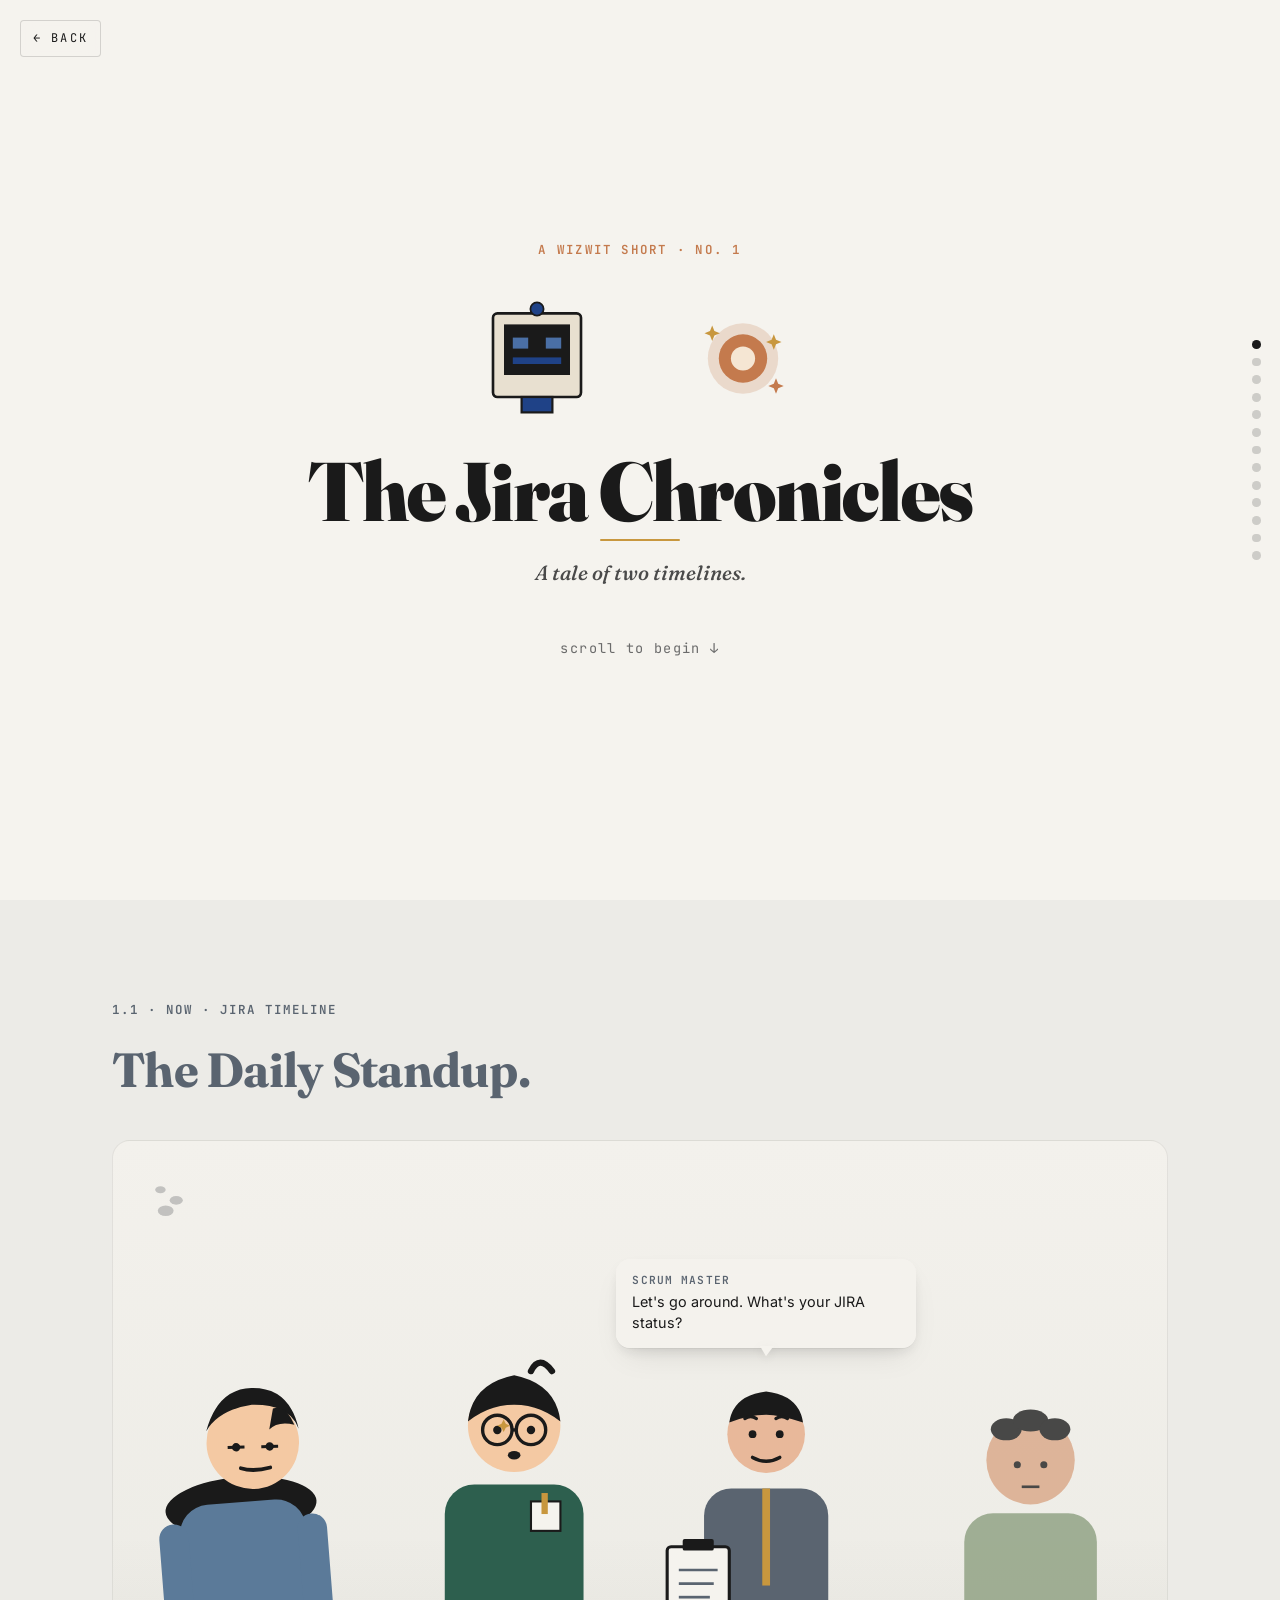
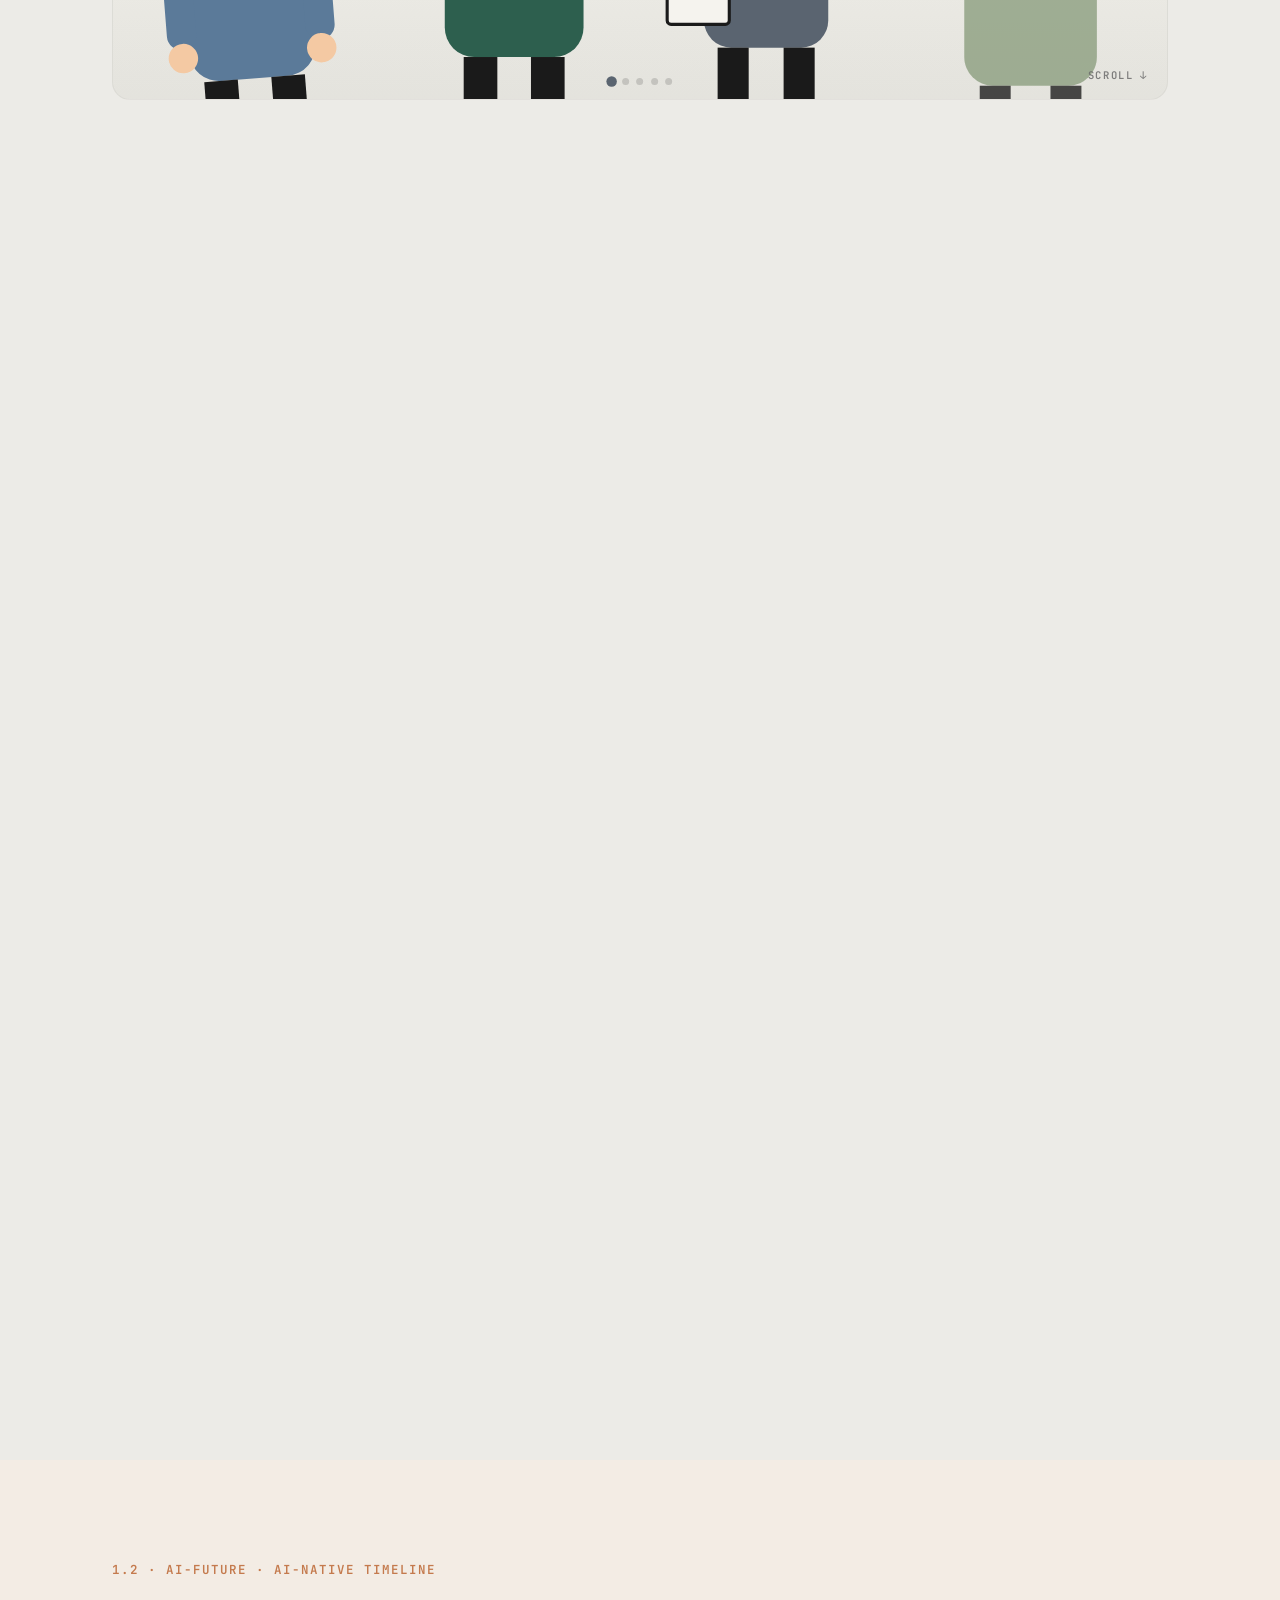
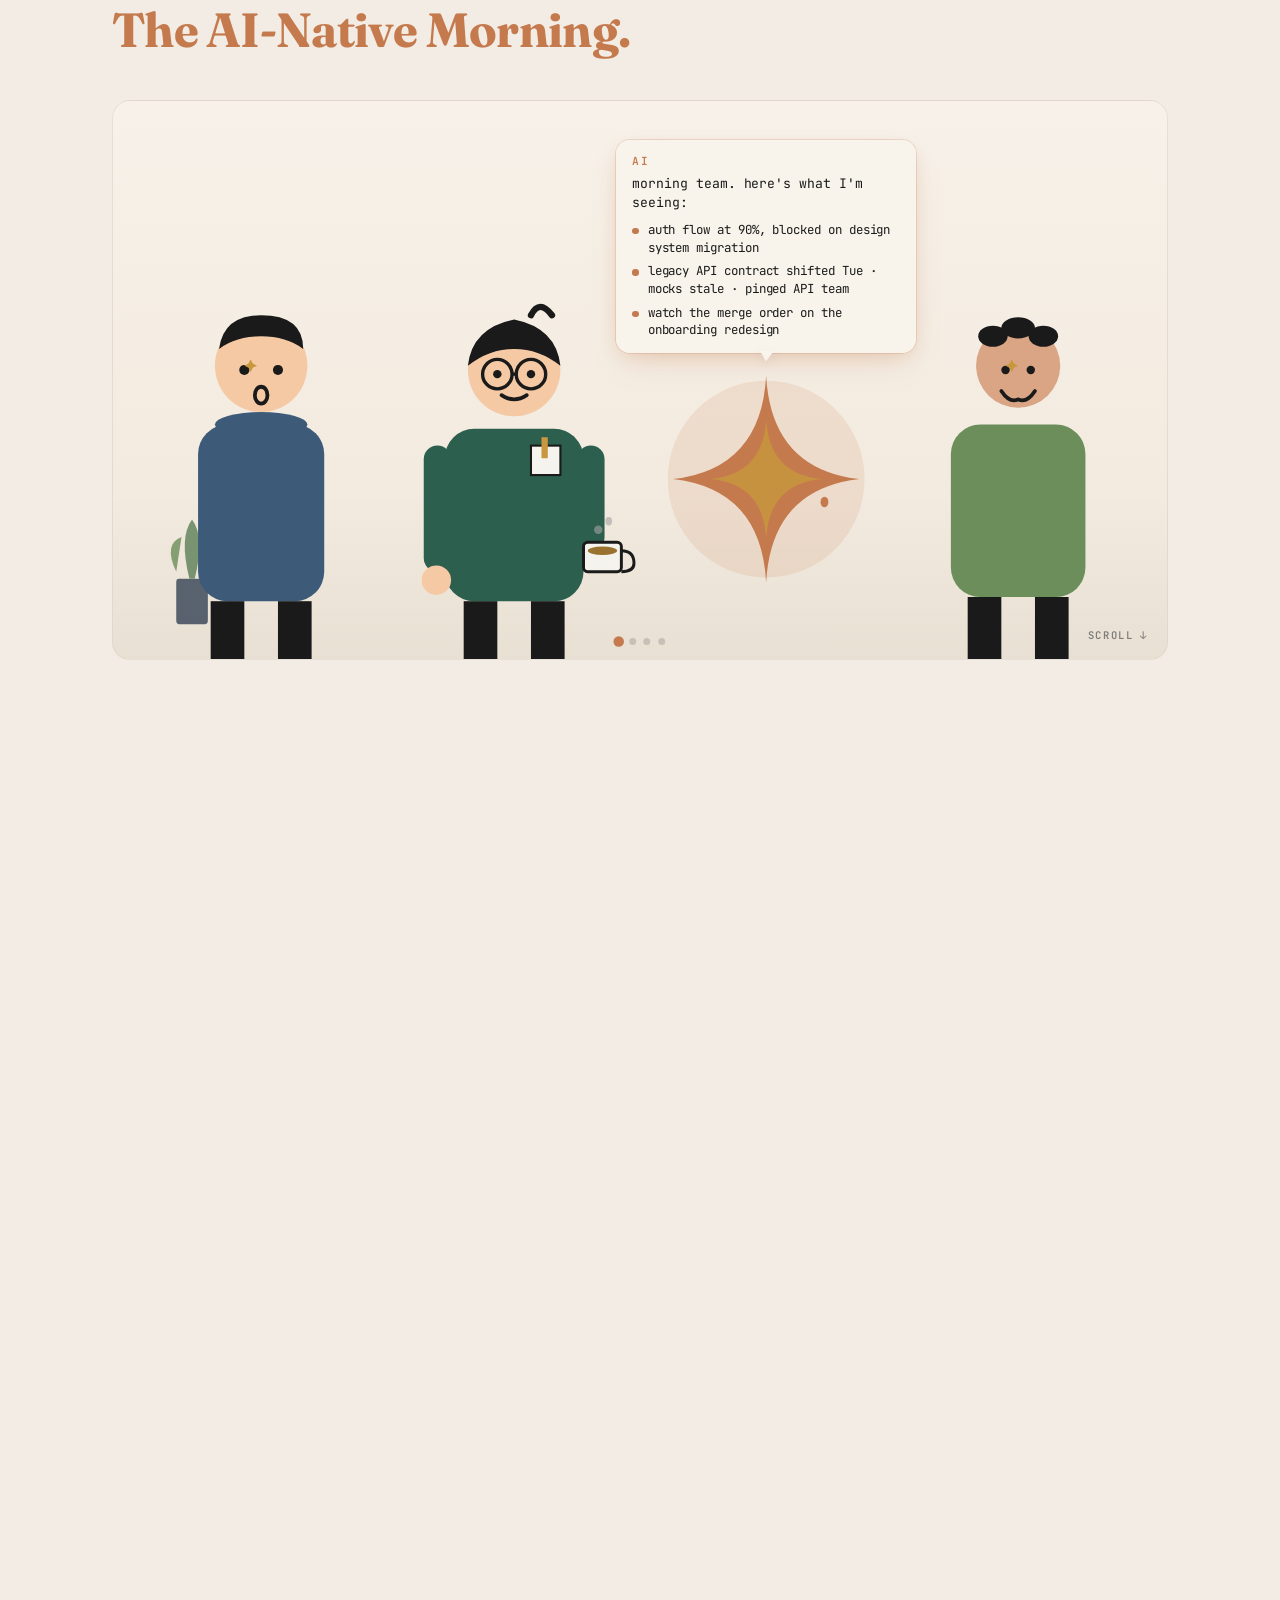
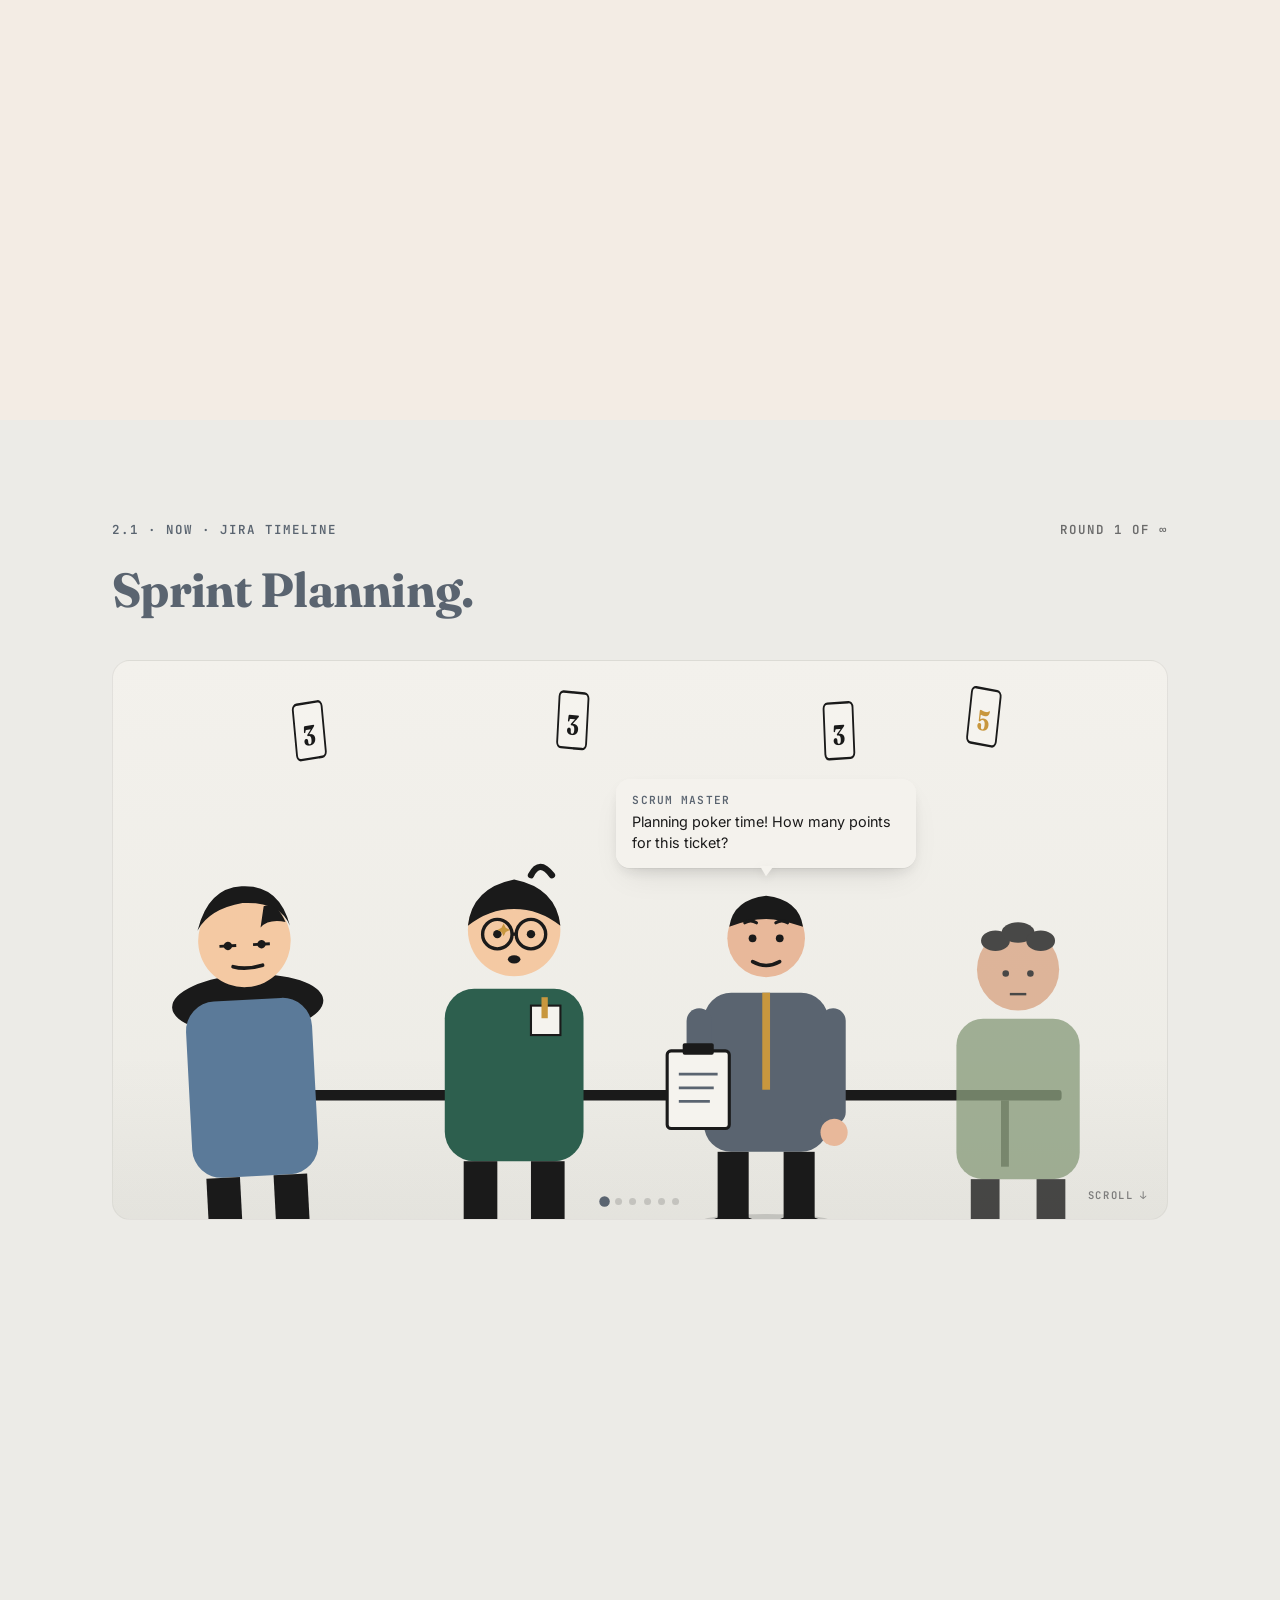
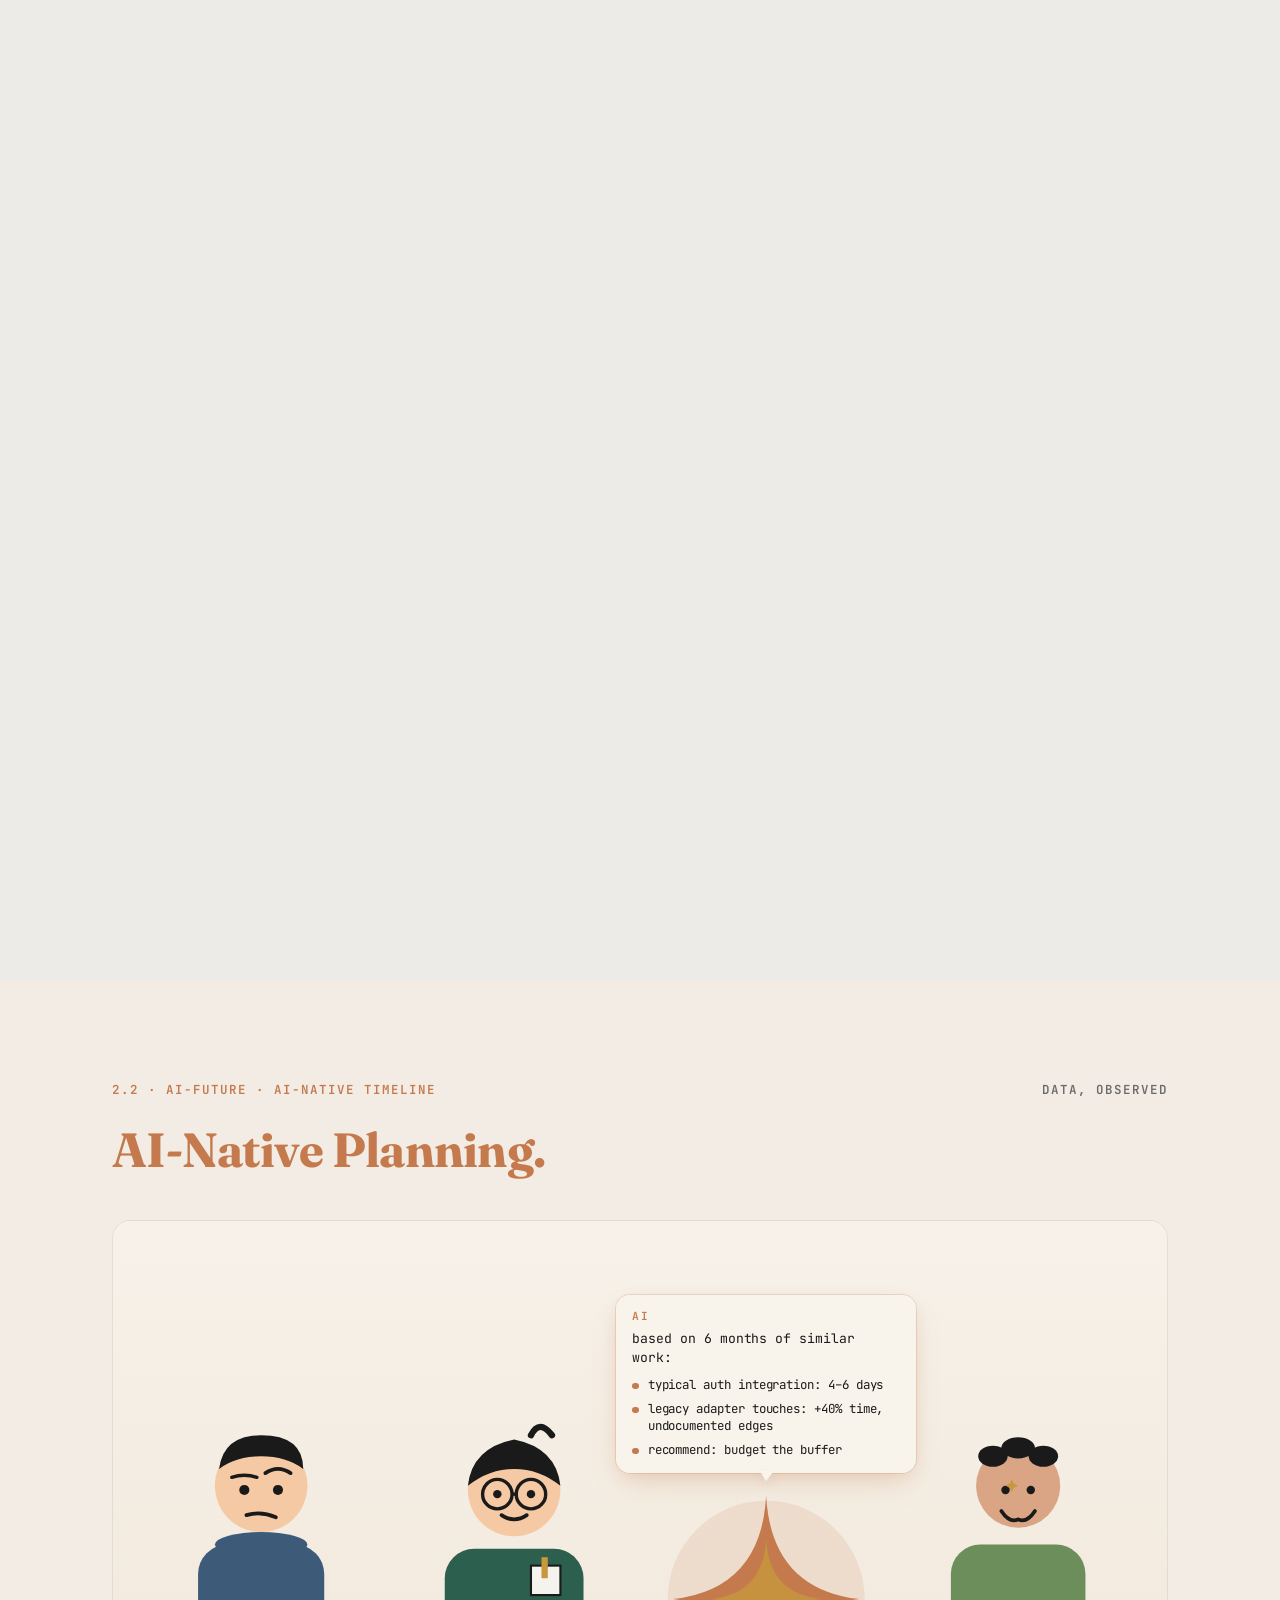
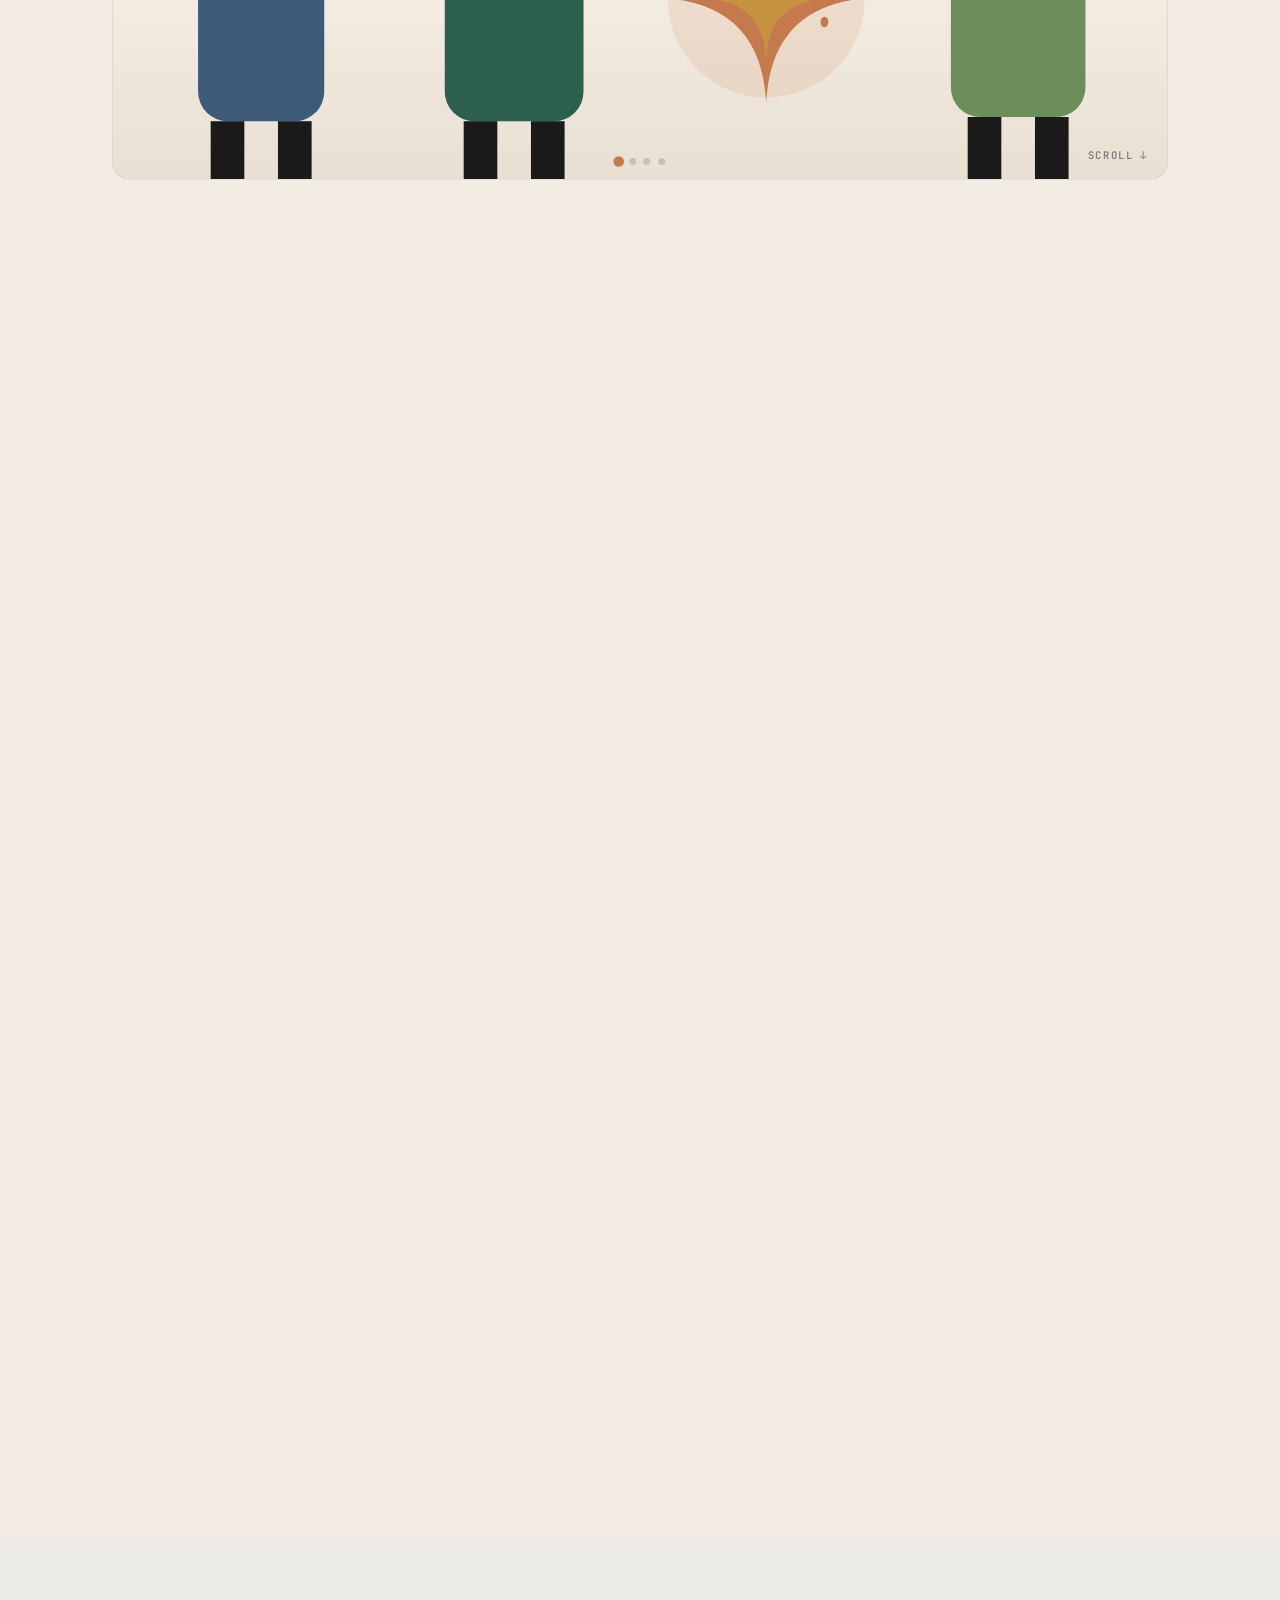
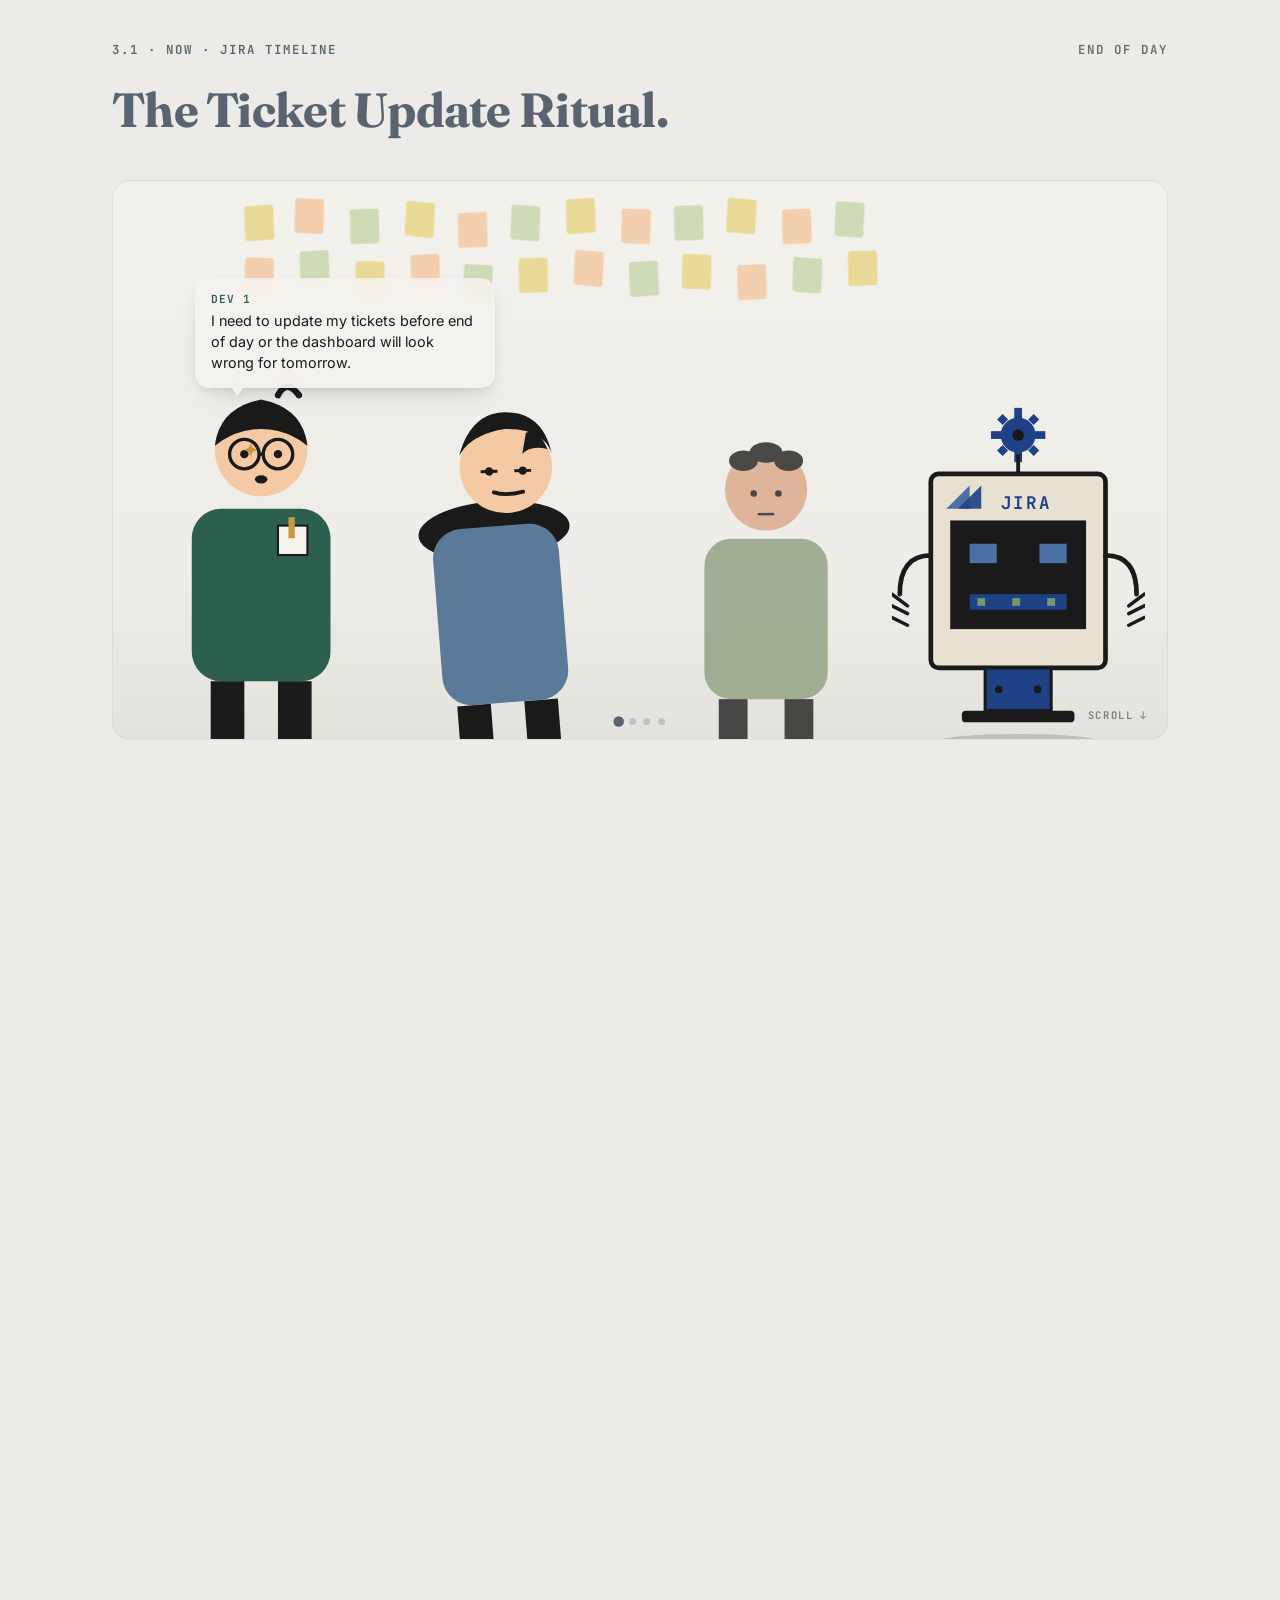
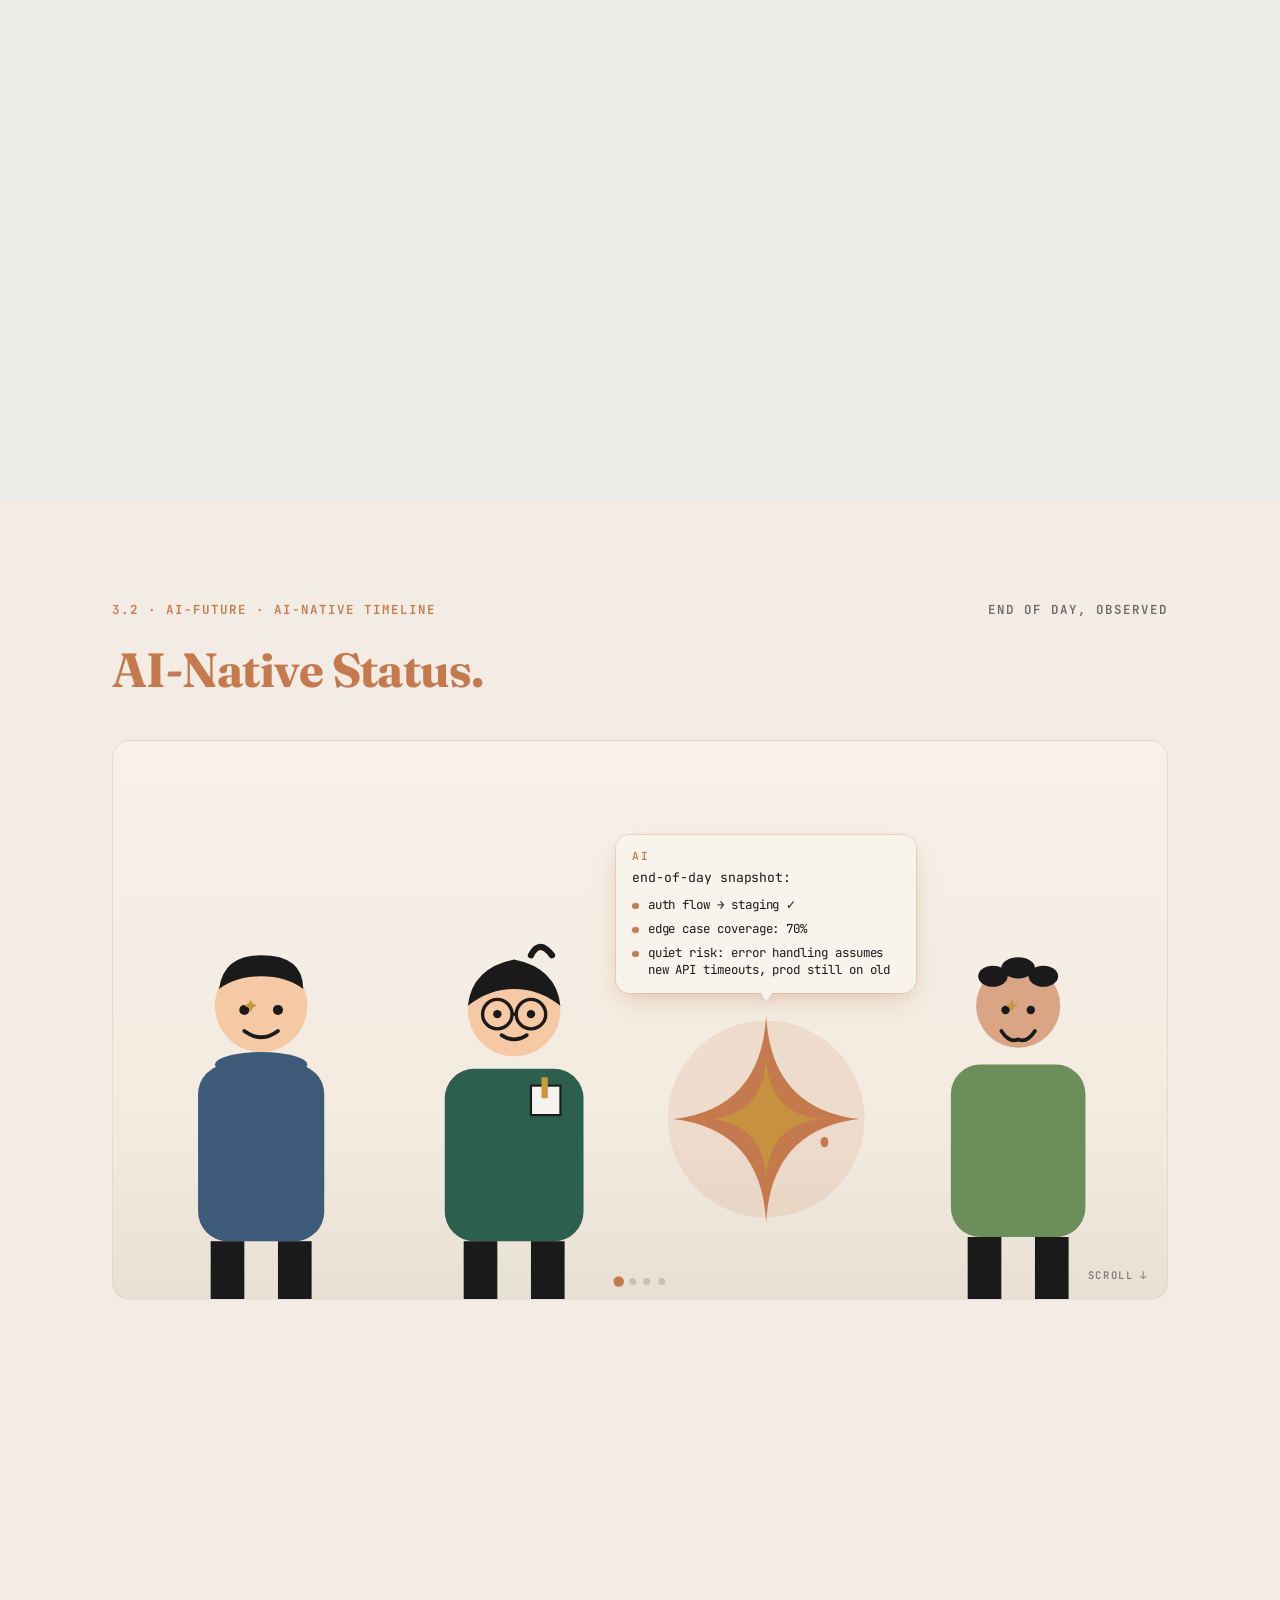
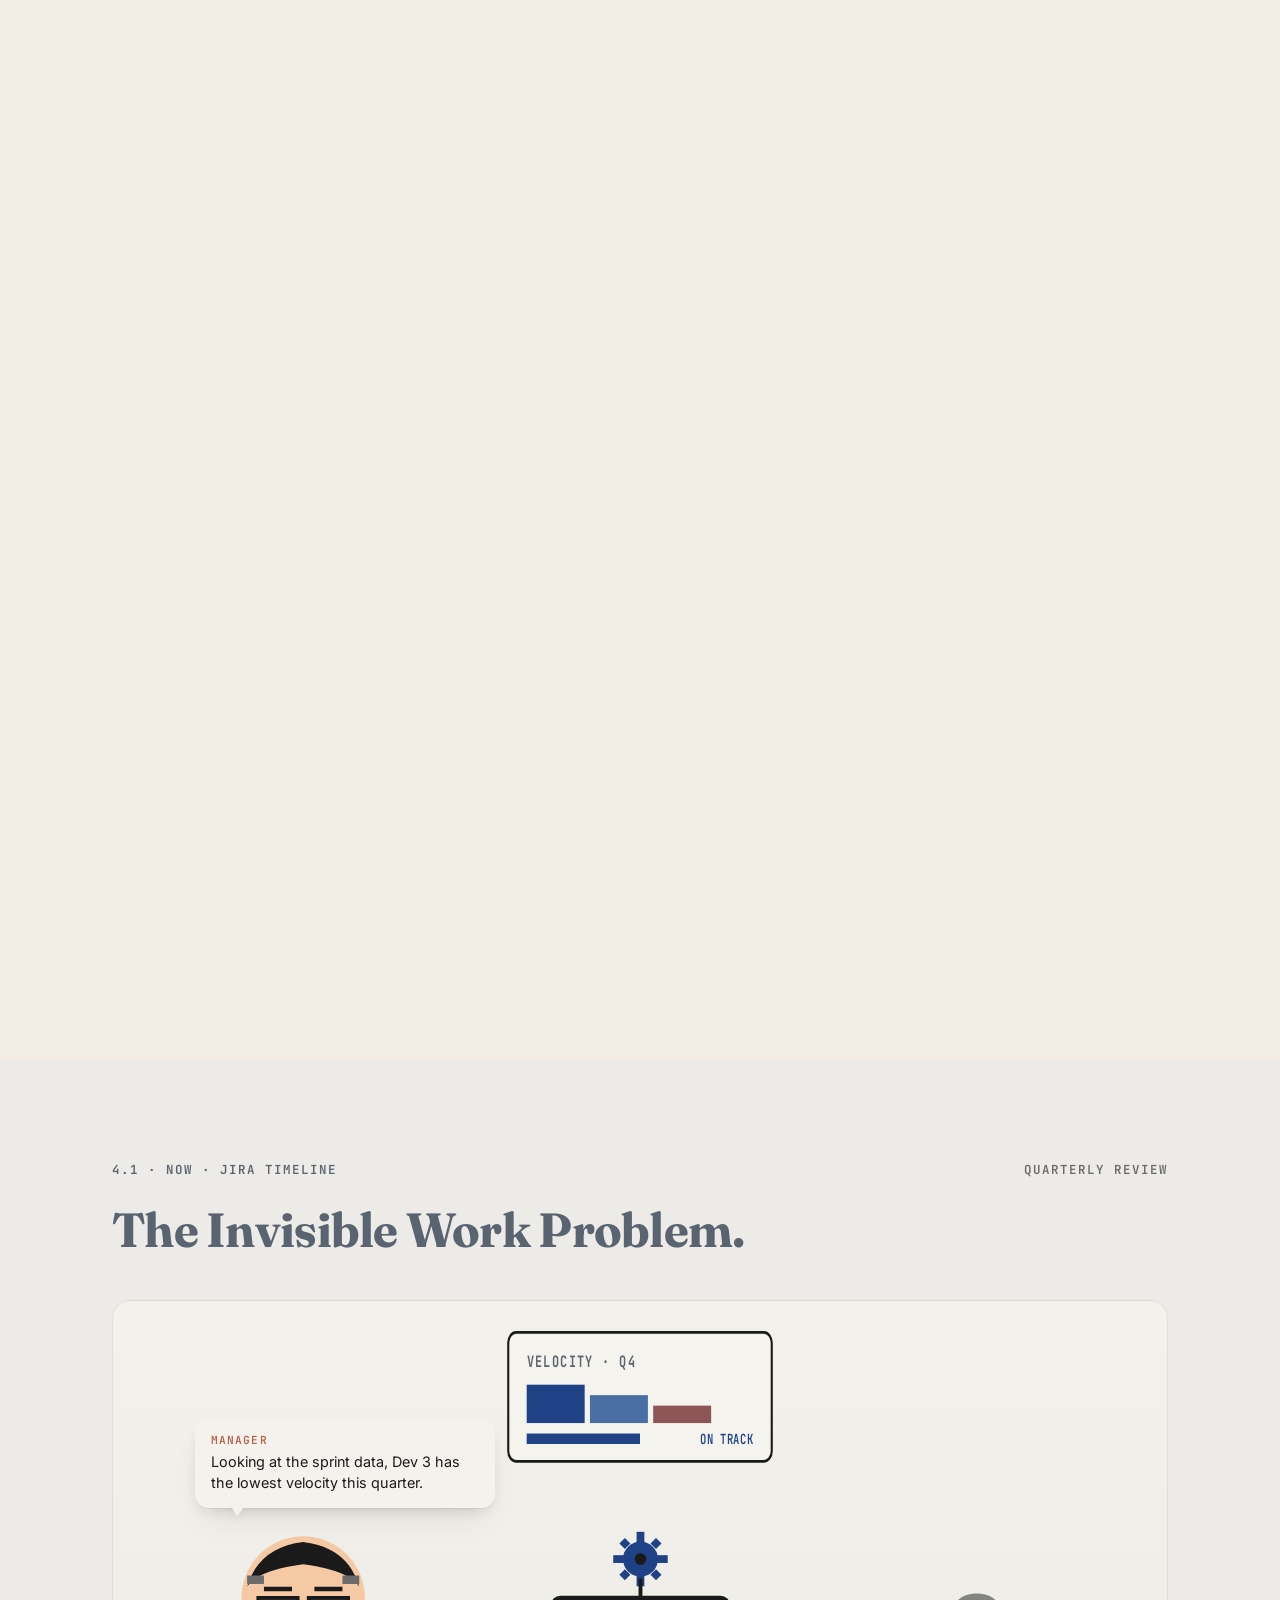
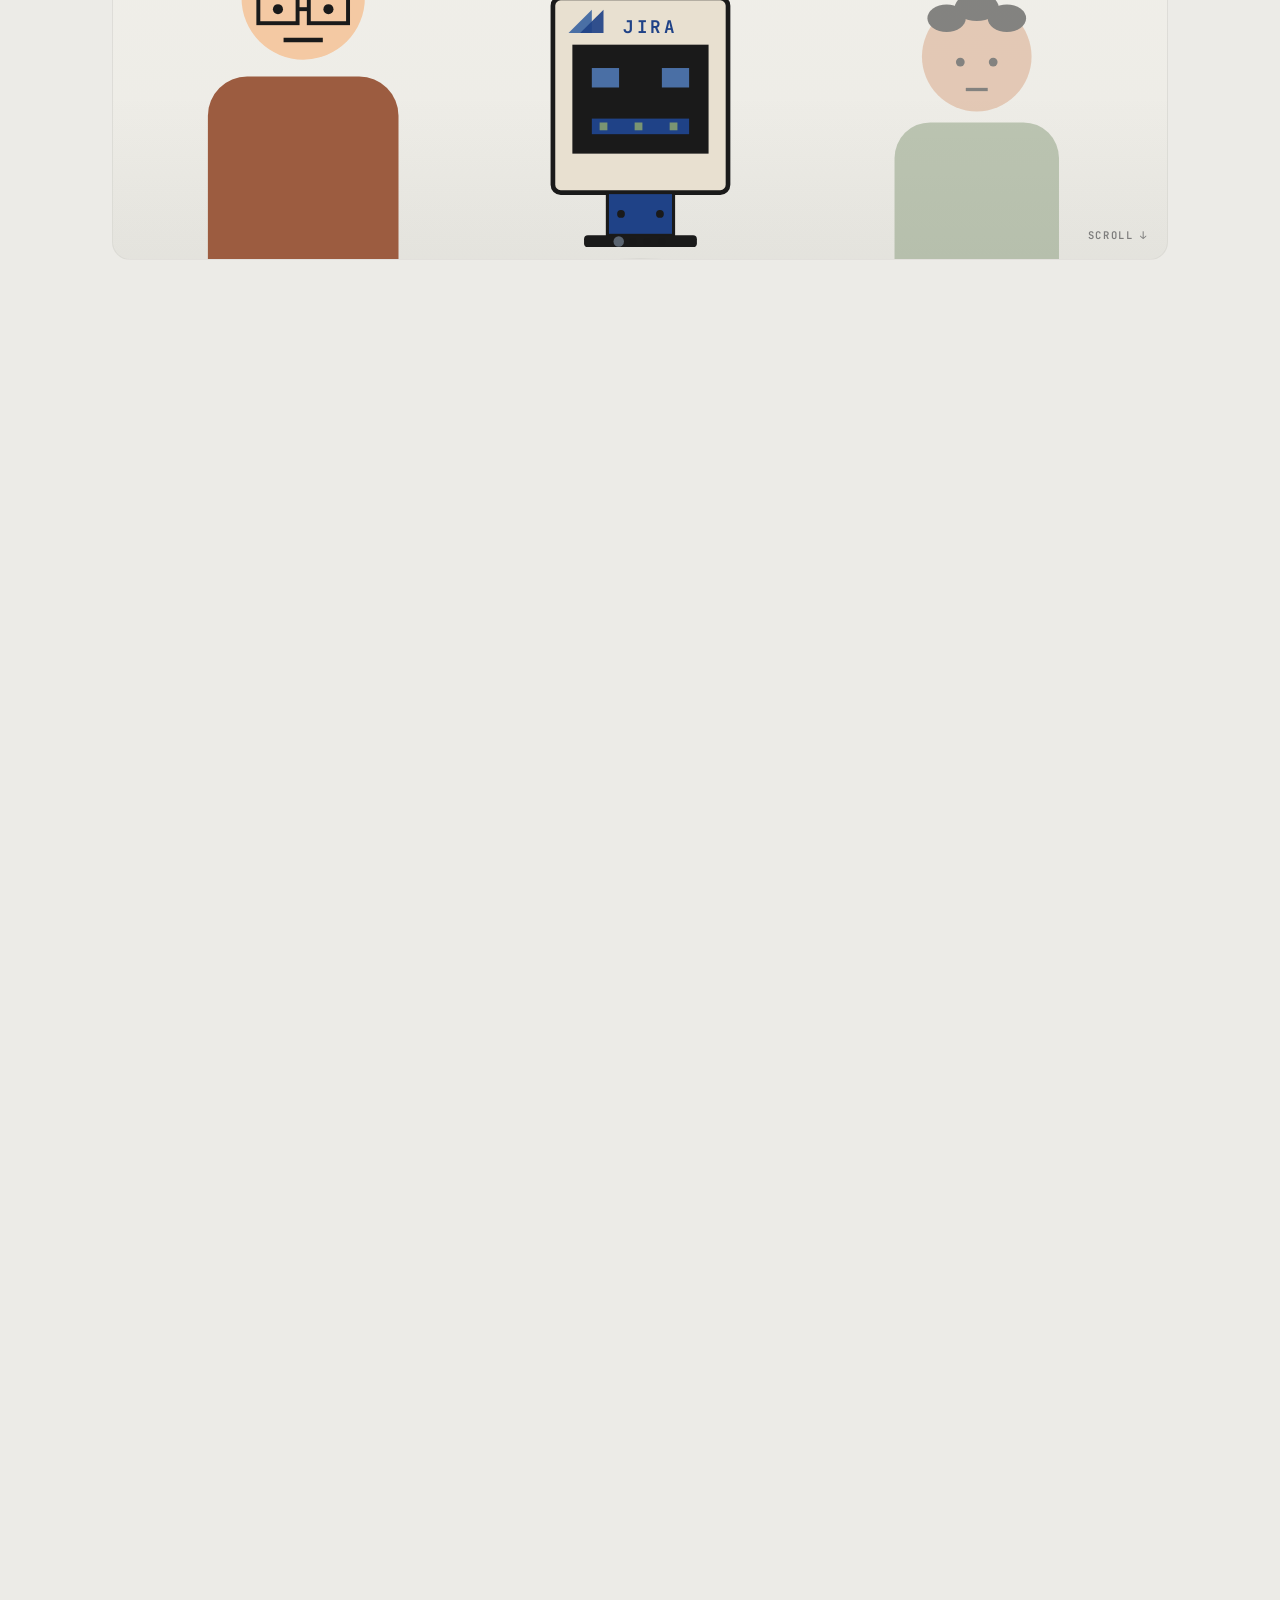
<file: shorts/jira-chronicles/index.html>
<!doctype html>
<html lang="en">
  <head>
    <meta charset="utf-8" />
    <meta name="viewport" content="width=device-width,initial-scale=1" />
    <title>The Jira Chronicles · A Wizwit Short</title>
    <meta
      name="description"
      content="A tale of two timelines. What if work always started like this?"
    />

    <link rel="preconnect" href="https://fonts.googleapis.com" />
    <link rel="preconnect" href="https://fonts.gstatic.com" crossorigin />
    <link
      href="https://fonts.googleapis.com/css2?family=Fraunces:opsz,wght@9..144,500;9..144,700;9..144,900&family=Inter:wght@400;500;600;700&family=JetBrains+Mono:wght@400;500;600&display=swap"
      rel="stylesheet"
    />

    <style>
      :root {
        --color-cream: #f5f3ee;
        --color-cream-warm: #f9f5ed;
        --color-ink: #1a1a1a;
        --color-ink-soft: #4a4a4a;
        --color-gray: #6b6b6b;
        --color-gray-light: #a3a3a3;
        --color-gray-border: #d4d2cd;
        --color-gold: #c8973e;
        --color-gold-dark: #9a7230;

        --color-now: #5a6470;
        --color-now-tint: rgba(90, 100, 112, 0.06);
        --color-future: #c47a4d;
        --color-future-tint: rgba(196, 122, 77, 0.06);

        --color-skin-warm: #f4c9a3;
        --color-skin-mid: #e8b89a;
        --color-skin-deep: #d9a584;
        --color-skin-medium: #c89876;

        --color-d1: #2d5f4e;
        --color-d2-now: #5b7a99;
        --color-d2-future: #3d5a78;
        --color-d3-now: #8a9d7d;
        --color-d3-future: #6b8e5a;
        --color-ai: #c47a4d;
        --color-ai-warm: #f5e6d3;
        --color-jira-screen: #e8e0d0;

        --font-display: "Fraunces", "Iowan Old Style", Georgia, serif;
        --font-body:
          "Inter", -apple-system, BlinkMacSystemFont, system-ui, sans-serif;
        --font-mono:
          "JetBrains Mono", ui-monospace, "SF Mono", Menlo, monospace;

        --ease-out: cubic-bezier(0.2, 0.8, 0.2, 1);
        --ease-morph: cubic-bezier(0.65, 0, 0.35, 1);
        --ease-pop: cubic-bezier(0.34, 1.56, 0.64, 1);
        --ease-settle: cubic-bezier(0.16, 1, 0.3, 1);
        --ease-mech: steps(8, end);
        --ease-breath: cubic-bezier(0.45, 0.05, 0.55, 0.95);
        --ease-flicker: cubic-bezier(0.9, 0, 0.1, 1);

        --dur-flicker: 180ms;
        --dur-cue: 420ms;
        --dur-pop: 520ms;
        --dur-settle: 800ms;
        --dur-arc: 1200ms;
        --dur-breath: 4200ms;

        --beat-pad-y: clamp(3rem, 10vh, 8rem);
        --measure: 34rem;
      }

      *,
      *::before,
      *::after {
        box-sizing: border-box;
      }

      html {
        scroll-behavior: smooth;
      }

      body {
        margin: 0;
        background: var(--color-cream);
        color: var(--color-ink);
        font-family: var(--font-body);
        font-size: clamp(15px, 0.6vw + 13px, 17px);
        line-height: 1.6;
        -webkit-font-smoothing: antialiased;
        text-rendering: optimizeLegibility;
        overflow-x: hidden;
      }

      /* ============================================================
         BEATS
         ============================================================ */
      .beat {
        position: relative;
        min-height: 100vh;
        padding: var(--beat-pad-y) clamp(1.25rem, 5vw, 3rem);
        display: flex;
        align-items: center;
        transition: background 600ms var(--ease-out);
      }
      .beat--now {
        background: var(--color-now-tint);
      }
      .beat--future {
        background: var(--color-future-tint);
      }
      .beat__inner {
        width: 100%;
        max-width: 72rem;
        margin: 0 auto;
      }

      /* Tall scroll-pinned dialogue beats */
      .beat--dialogue {
        min-height: 240vh;
        align-items: flex-start;
        padding: 0;
      }
      .beat--dialogue .beat__inner {
        position: sticky;
        top: 0;
        height: 100vh;
        display: flex;
        align-items: center;
        justify-content: center;
        padding: clamp(1rem, 4vh, 2.5rem) clamp(1.25rem, 5vw, 3rem);
        overflow: hidden;
      }

      /* Reveal */
      .reveal {
        opacity: 0;
        transform: translateY(14px);
        transition:
          opacity 800ms var(--ease-out),
          transform 800ms var(--ease-out);
      }
      .beat--future .reveal {
        transition:
          opacity 800ms var(--ease-settle),
          transform 800ms var(--ease-settle);
      }
      .beat.is-in .reveal {
        opacity: 1;
        transform: translateY(0);
      }
      .beat.is-in .reveal--d1 {
        transition-delay: 120ms;
      }
      .beat.is-in .reveal--d2 {
        transition-delay: 260ms;
      }
      .beat.is-in .reveal--d3 {
        transition-delay: 400ms;
      }
      .beat.is-in .reveal--d4 {
        transition-delay: 540ms;
      }
      .beat.is-in .reveal--d5 {
        transition-delay: 680ms;
      }
      .beat.is-in .reveal--d6 {
        transition-delay: 820ms;
      }
      .beat.is-in .reveal--d7 {
        transition-delay: 1120ms;
      }
      .beat.is-in .reveal--d8 {
        transition-delay: 1300ms;
      }

      /* ============================================================
         TITLE BEAT
         ============================================================ */
      .hero {
        text-align: center;
        max-width: 50rem;
        margin: 0 auto;
        position: relative;
      }
      .hero__eyebrow {
        font-family: var(--font-mono);
        font-size: 0.78rem;
        font-weight: 600;
        letter-spacing: 0.18em;
        text-transform: uppercase;
        color: var(--color-future);
        margin-bottom: 1.6rem;
      }
      .hero__title {
        font-family: var(--font-display);
        font-variation-settings: "opsz" 144;
        font-size: clamp(2.6rem, 7vw, 5.2rem);
        font-weight: 900;
        line-height: 0.98;
        letter-spacing: -0.02em;
        margin: 0 0 0.4rem;
        color: var(--color-ink);
      }
      .hero__rule {
        width: 5rem;
        height: 2px;
        background: var(--color-gold);
        margin: 0 auto 1rem;
        border-radius: 2px;
      }
      .hero__sub {
        font-family: var(--font-display);
        font-style: italic;
        font-weight: 500;
        font-size: clamp(1.1rem, 1.6vw, 1.5rem);
        color: var(--color-ink-soft);
        margin: 0 0 3rem;
      }
      .hero__hint {
        font-family: var(--font-mono);
        font-size: 0.85rem;
        letter-spacing: 0.1em;
        color: var(--color-gray);
      }
      .hero__masks {
        display: flex;
        justify-content: center;
        gap: clamp(2rem, 8vw, 6rem);
        margin: 2.4rem 0 2rem;
        align-items: center;
      }
      .hero__masks svg {
        width: clamp(60px, 9vw, 110px);
        height: auto;
      }

      /* ============================================================
         SCENE STAGE
         ============================================================ */
      .scene-block {
        max-width: 68rem;
        margin: 0 auto;
        width: 100%;
      }
      .scene-block__header {
        display: flex;
        align-items: baseline;
        justify-content: space-between;
        flex-wrap: wrap;
        gap: 1rem;
        margin-bottom: 1.6rem;
      }
      .kicker {
        font-family: var(--font-mono);
        font-size: 0.78rem;
        font-weight: 600;
        letter-spacing: 0.16em;
        text-transform: uppercase;
      }
      .kicker--now {
        color: var(--color-now);
      }
      .kicker--future {
        color: var(--color-future);
      }
      .scene-block__title {
        font-family: var(--font-display);
        font-variation-settings: "opsz" 60;
        font-size: clamp(1.9rem, 4vw, 3rem);
        font-weight: 700;
        line-height: 1.05;
        letter-spacing: -0.015em;
        margin: 0 0 clamp(1.8rem, 3.5vw, 3rem);
        white-space: nowrap;
      }
      @media (max-width: 720px) {
        .scene-block__title {
          white-space: normal;
        }
      }
      .scene-block__title--now {
        color: var(--color-now);
      }
      .scene-block__title--future {
        color: var(--color-future);
      }

      .stage {
        position: relative;
        width: 100%;
        background: var(--color-cream-warm);
        border: 1px solid rgba(26, 26, 26, 0.08);
        border-radius: 18px;
        padding: 0;
        overflow: hidden;
        height: clamp(420px, 64vh, 560px);
      }
      .stage--now {
        background: linear-gradient(180deg, #f3f1ec 0%, #ecebe5 100%);
      }
      .stage--future {
        background: linear-gradient(180deg, #f7f1e9 0%, #f1e8db 100%);
      }
      .stage__floor {
        position: absolute;
        left: 0;
        right: 0;
        bottom: 0;
        height: 30%;
        background: linear-gradient(
          180deg,
          transparent 0%,
          rgba(26, 26, 26, 0.04) 100%
        );
        pointer-events: none;
      }
      .stage__props {
        position: absolute;
        inset: 0;
        pointer-events: none;
      }

      /* Cast row pinned to bottom of stage — grid layout so character positions
         match bubble anchors at known percentages.
         Bottom padding gives characters breathing room above the canvas edge
         so feet/base don't sit flush with the border. */
      .cast-row {
        position: absolute;
        left: 0;
        right: 0;
        bottom: 0;
        display: grid;
        grid-template-columns: repeat(var(--cast-cols, 4), 1fr);
        align-items: end;
        height: 70%;
        padding: 0 clamp(0.5rem, 2vw, 1.4rem) clamp(1.4rem, 3vh, 2.4rem);
        z-index: 2;
      }
      .cast-slot {
        position: relative;
        display: flex;
        flex-direction: column;
        align-items: center;
        justify-content: flex-end;
        height: 100%;
        min-width: 0;
      }
      .cast-slot svg {
        height: 100%;
        width: auto;
        max-width: 100%;
      }

      /* AI floats above the floor — lifted out of cast row vertically. */
      .cast-slot--ai {
        align-self: center;
        transform: translateY(-15%);
        animation: ai-float 5.2s var(--ease-breath) infinite;
      }
      @keyframes ai-float {
        0%,
        100% {
          transform: translateY(-15%);
        }
        50% {
          transform: translateY(-21%);
        }
      }

      /* Bubble float layer over the stage */
      .stage__bubbles {
        position: absolute;
        inset: 0;
        z-index: 4;
        pointer-events: none;
      }

      /* Per-beat dialogue progress dots */
      .bubble-progress {
        position: absolute;
        bottom: 0.9rem;
        left: 50%;
        transform: translateX(-50%);
        display: flex;
        gap: 0.45rem;
        z-index: 6;
      }
      .bubble-dot {
        width: 7px;
        height: 7px;
        border-radius: 50%;
        background: rgba(26, 26, 26, 0.16);
        transition:
          background 240ms var(--ease-out),
          transform 240ms var(--ease-out);
      }
      .bubble-dot.is-past {
        background: rgba(26, 26, 26, 0.38);
      }
      .beat--now .bubble-dot.is-active {
        background: var(--color-now);
        transform: scale(1.5);
      }
      .beat--future .bubble-dot.is-active {
        background: var(--color-future);
        transform: scale(1.5);
      }

      /* Scroll hint inside dialogue stages */
      .scroll-hint {
        position: absolute;
        bottom: 0.95rem;
        right: 1.2rem;
        z-index: 6;
        font-family: var(--font-mono);
        font-size: 0.66rem;
        font-weight: 600;
        letter-spacing: 0.16em;
        text-transform: uppercase;
        color: var(--color-gray);
        display: flex;
        align-items: center;
        gap: 0.4rem;
        opacity: 0.85;
        pointer-events: none;
      }
      .scroll-hint__arrow {
        animation: scroll-hint-bob 1.8s ease-in-out infinite;
      }
      @keyframes scroll-hint-bob {
        0%,
        100% {
          transform: translateY(0);
          opacity: 0.6;
        }
        50% {
          transform: translateY(3px);
          opacity: 1;
        }
      }
      .beat--dialogue.is-progressed .scroll-hint {
        opacity: 0;
        transition: opacity 320ms var(--ease-out);
      }

      /* Floor shadows */
      .figure-shadow {
        position: absolute;
        bottom: 4px;
        left: 50%;
        transform: translateX(-50%);
        width: 70%;
        height: 8px;
        background: rgba(26, 26, 26, 0.16);
        border-radius: 50%;
        filter: blur(3px);
        z-index: 0;
      }
      .figure-shadow--leak {
        width: 100%;
        height: 14px;
        background: rgba(91, 122, 153, 0.32);
      }

      /* ============================================================
         SPEECH BUBBLES (anchored over speakers)
         ============================================================ */
      .jc-bubble {
        position: absolute;
        left: var(--anchor-x, 50%);
        bottom: calc(var(--anchor-y, 56%) + 5px);
        transform: translateX(-50%) translateY(0) scale(0.6);
        transform-origin: var(--tail-x, 50%) 100%;
        background: rgba(245, 243, 238, 0.86);
        backdrop-filter: blur(10px) saturate(1.1);
        -webkit-backdrop-filter: blur(10px) saturate(1.1);
        border: none;
        border-radius: 14px;
        padding: 0.8rem 1rem 0.9rem;
        width: clamp(200px, 28vw, 300px);
        max-width: calc(100% - 2rem);
        font-family: var(--font-body);
        font-size: clamp(0.9rem, 1vw, 1rem);
        line-height: 1.45;
        color: var(--color-ink);
        opacity: 0;
        overflow-wrap: anywhere;
        word-break: break-word;
        pointer-events: auto;
        box-shadow:
          0 1px 0 rgba(26, 26, 26, 0.04),
          0 6px 16px -6px rgba(26, 26, 26, 0.16),
          0 14px 32px -10px rgba(26, 26, 26, 0.1);
        transition:
          opacity var(--dur-pop) var(--ease-pop),
          transform var(--dur-pop) var(--ease-pop);
      }
      .jc-bubble.is-in {
        opacity: 1;
        transform: translateX(-50%) translateY(0) scale(1);
      }
      .jc-bubble.is-out {
        opacity: 0;
        transform: translateX(-50%) translateY(-4px) scale(0.96);
        transition:
          opacity 240ms var(--ease-out),
          transform 240ms var(--ease-out);
      }
      .jc-bubble__speaker {
        font-family: var(--font-mono);
        font-size: 0.7rem;
        font-weight: 600;
        text-transform: uppercase;
        letter-spacing: 0.1em;
        color: var(--color-ink-soft);
        margin-bottom: 0.25rem;
      }
      .jc-bubble__tail {
        position: absolute;
        bottom: -10px;
        left: var(--tail-x, 50%);
        width: 18px;
        height: 12px;
        transform: translateX(-50%);
        overflow: visible;
        filter: drop-shadow(0 4px 6px rgba(26, 26, 26, 0.08));
      }
      .jc-bubble__tail svg {
        display: block;
        width: 100%;
        height: 100%;
      }

      /* Whisper variant (asides) */
      .jc-bubble--whisper {
        border-style: dashed;
        border-radius: 22px;
        border-color: rgba(26, 26, 26, 0.45);
        background: rgba(245, 243, 238, 0.9);
        font-style: italic;
      }
      .jc-bubble--whisper .jc-bubble__tail {
        display: none;
      }
      .jc-bubble--whisper::before {
        content: "··";
        position: absolute;
        bottom: -14px;
        left: 30%;
        font-family: var(--font-display);
        font-size: 1.4rem;
        letter-spacing: 0.3em;
        color: rgba(26, 26, 26, 0.5);
      }

      /* Mech variant (JIRA) */
      .jc-bubble--mech {
        border-radius: 4px;
        border-width: 2.2px;
        background: rgba(232, 224, 208, 0.88);
        backdrop-filter: blur(8px);
        -webkit-backdrop-filter: blur(8px);
        font-family: var(--font-mono);
        font-size: 0.92rem;
        box-shadow:
          0 0 0 1px rgba(31, 66, 135, 0.28),
          0 4px 16px -4px rgba(26, 26, 26, 0.18);
        transition:
          opacity 120ms var(--ease-mech),
          transform 120ms var(--ease-mech);
      }

      /* AI variant */
      .jc-bubble--ai {
        background: rgba(249, 245, 237, 0.86);
        backdrop-filter: blur(10px) saturate(1.15);
        -webkit-backdrop-filter: blur(10px) saturate(1.15);
        font-family: var(--font-mono);
        font-size: clamp(0.82rem, 0.92vw, 0.92rem);
        line-height: 1.5;
        letter-spacing: -0.005em;
        box-shadow:
          0 0 0 1px rgba(196, 122, 77, 0.22),
          0 6px 20px -6px rgba(196, 122, 77, 0.32),
          0 14px 36px -10px rgba(196, 122, 77, 0.18);
      }
      .jc-bubble--ai .jc-bubble__speaker {
        color: var(--color-future);
      }

      /* Bullet list inside a bubble — concise scannable observations. */
      .jc-bubble__lede {
        margin-bottom: 0.5rem;
      }
      .jc-bubble__list {
        list-style: none;
        padding: 0;
        margin: 0;
        display: flex;
        flex-direction: column;
        gap: 0.4rem;
      }
      .jc-bubble__list li {
        position: relative;
        padding-left: 0.95rem;
        font-size: 0.95em;
        line-height: 1.4;
      }
      .jc-bubble__list li::before {
        content: "";
        position: absolute;
        left: 0;
        top: 0.55em;
        width: 0.4rem;
        height: 0.4rem;
        border-radius: 50%;
        background: var(--color-future);
      }

      /* ============================================================
         FOOTNOTE
         ============================================================ */
      .footnote {
        /* Hidden for now — content preserved in markup for later restoration. */
        display: none;
        margin-top: 1.6rem;
        padding: 0.95rem 1.2rem;
        background: rgba(26, 26, 26, 0.04);
        border-left: 3px solid;
        border-radius: 6px;
        font-family: var(--font-display);
        font-style: italic;
        font-weight: 500;
        font-size: 1rem;
        color: var(--color-ink-soft);
      }
      .footnote--now {
        border-left-color: var(--color-now);
      }
      .footnote--future {
        border-left-color: var(--color-future);
      }

      /* ============================================================
         META · process-of-thought beat
         ============================================================ */
      .meta {
        max-width: 56rem;
        margin: 0 auto;
      }
      .meta__title {
        text-align: center;
        font-family: var(--font-display);
        font-variation-settings: "opsz" 144;
        font-size: clamp(2.4rem, 6vw, 4rem);
        font-weight: 900;
        line-height: 1.02;
        letter-spacing: -0.02em;
        margin: 0 0 0.6rem;
        color: var(--color-ink);
      }
      .meta__sub {
        text-align: center;
        font-family: var(--font-display);
        font-style: italic;
        font-weight: 500;
        font-size: clamp(1.2rem, 1.8vw, 1.5rem);
        color: var(--color-ink-soft);
        margin: 0 0 clamp(2rem, 4vw, 3.2rem);
      }
      .meta__grid {
        display: grid;
        grid-template-columns: repeat(auto-fit, minmax(15rem, 1fr));
        gap: 1.2rem;
      }
      .meta__card {
        position: relative;
        padding: 1.2rem 1.2rem 1.3rem 1.5rem;
        background: rgba(245, 243, 238, 0.6);
        border-left: 3px solid var(--color-gold);
        border-radius: 6px;
      }
      .meta__icon {
        width: 28px;
        height: 28px;
        margin-bottom: 0.5rem;
      }
      .meta__icon svg {
        width: 100%;
        height: 100%;
      }
      .meta__label {
        font-family: var(--font-mono);
        font-size: 0.74rem;
        font-weight: 600;
        text-transform: uppercase;
        letter-spacing: 0.14em;
        color: var(--color-gold-dark);
        margin-bottom: 0.4rem;
      }
      .meta__text {
        font-size: 0.95rem;
        line-height: 1.55;
        color: var(--color-ink);
      }

      /* ============================================================
         FINALE · so what could change
         ============================================================ */
      .finale {
        max-width: 44rem;
        margin: 0 auto;
        text-align: center;
      }
      .finale__title {
        font-family: var(--font-display);
        font-variation-settings: "opsz" 144;
        font-size: clamp(2.4rem, 6vw, 4.2rem);
        font-weight: 900;
        line-height: 1.02;
        letter-spacing: -0.02em;
        margin: 0 0 clamp(2rem, 3.5vw, 3rem);
        color: var(--color-ink);
      }
      .shifts {
        list-style: none;
        padding: 0;
        margin: 0 auto clamp(2rem, 3.5vw, 3rem);
        max-width: 36rem;
        display: flex;
        flex-direction: column;
        gap: 0.95rem;
      }
      .shift {
        display: grid;
        grid-template-columns: 1fr auto 1fr;
        gap: 0.9rem;
        align-items: center;
        font-family: var(--font-mono);
        font-size: clamp(0.95rem, 1.1vw, 1.05rem);
      }
      .shift__from {
        text-align: right;
        color: var(--color-gray);
        text-decoration: line-through;
        opacity: 0.85;
      }
      .shift__arrow {
        color: var(--color-gold);
        font-weight: 600;
      }
      .shift__to {
        text-align: left;
        color: var(--color-future);
        font-weight: 600;
      }
      .finale__punchline {
        font-family: var(--font-display);
        font-style: italic;
        font-weight: 500;
        font-size: clamp(1.2rem, 1.8vw, 1.55rem);
        line-height: 1.45;
        color: var(--color-ink);
        max-width: 36rem;
        margin: 0 auto clamp(1.6rem, 3vw, 2.4rem);
      }
      .finale__cta {
        display: inline-block;
        padding: 0.95rem 1.4rem;
        font-family: var(--font-body);
        font-size: 1rem;
        line-height: 1.4;
        color: var(--color-ink);
        background: rgba(196, 122, 77, 0.08);
        border: 1.6px solid var(--color-future);
        border-radius: 8px;
        max-width: 38rem;
      }
      .finale__cta em {
        color: var(--color-future);
        font-style: italic;
        font-weight: 600;
      }

      /* ============================================================
         CREDITS · meet the cast
         ============================================================ */
      .credits {
        max-width: 56rem;
        margin: 0 auto;
        text-align: center;
      }
      .credits__grid {
        display: grid;
        grid-template-columns: repeat(auto-fit, minmax(15rem, 1fr));
        gap: 1.2rem;
        margin: 0 auto clamp(2rem, 3.5vw, 3rem);
        text-align: left;
      }
      .character {
        display: flex;
        flex-direction: column;
        gap: 0.4rem;
        padding: 1rem 1.1rem 1.1rem;
        background: rgba(245, 243, 238, 0.5);
        border: 1px solid rgba(26, 26, 26, 0.06);
        border-radius: 8px;
      }
      .character__chip {
        width: 14px;
        height: 14px;
        border-radius: 50%;
      }
      .character__pair {
        display: flex;
        gap: 0.4rem;
        align-items: center;
      }
      .character__chip--to {
        position: relative;
      }
      .character__chip--to::before {
        content: "→";
        position: absolute;
        left: -0.85rem;
        top: -0.05rem;
        color: var(--color-gray);
        font-size: 0.85rem;
      }
      .character__name {
        font-family: var(--font-mono);
        font-size: 0.78rem;
        font-weight: 600;
        text-transform: uppercase;
        letter-spacing: 0.14em;
        color: var(--color-ink);
      }
      .character__desc {
        font-size: 0.92rem;
        line-height: 1.5;
        color: var(--color-ink-soft);
      }
      .character__desc em {
        font-style: italic;
        color: var(--color-ink);
        font-weight: 500;
      }
      .credits__signature {
        font-family: var(--font-mono);
        font-size: 0.85rem;
        letter-spacing: 0.14em;
        color: var(--color-ink-soft);
        text-align: center;
        margin-top: clamp(2rem, 3.5vw, 3rem);
      }
      .credits__signature strong {
        color: var(--color-future);
        font-weight: 700;
      }

      /* Closing thought beat — single quiet line. */
      .closing {
        max-width: 44rem;
        margin: 0 auto;
        text-align: center;
      }
      .closing__kicker {
        font-family: var(--font-mono);
        font-size: 0.78rem;
        font-weight: 600;
        letter-spacing: 0.18em;
        text-transform: uppercase;
        color: var(--color-future);
        margin-bottom: 1.6rem;
      }
      .closing__title {
        font-family: var(--font-display);
        font-variation-settings: "opsz" 144;
        font-size: clamp(2.6rem, 7vw, 5rem);
        font-weight: 900;
        line-height: 1;
        letter-spacing: -0.02em;
        color: var(--color-ink);
        margin: 0 0 1rem;
      }
      .closing__line {
        font-family: var(--font-display);
        font-style: italic;
        font-weight: 500;
        font-size: clamp(1.3rem, 2vw, 1.75rem);
        color: var(--color-ink-soft);
        margin: 0;
      }

      /* Cast portraits — two tiered rows: AI/Dev2/Dev3 on top, the rest below */
      .cast-portraits {
        display: grid;
        grid-template-columns: repeat(12, 1fr);
        gap: 1.2rem;
        margin: clamp(1.4rem, 2.4vw, 2rem) auto 0;
      }
      .portrait-card {
        background: rgba(245, 243, 238, 0.55);
        border: 1px solid rgba(26, 26, 26, 0.06);
        border-radius: 14px;
        padding: 1.2rem 1rem 1.4rem;
        text-align: center;
        display: flex;
        flex-direction: column;
        align-items: center;
        grid-column: span 3;
      }
      .portrait-card--arc {
        grid-column: span 3;
      }
      /* Top row: Dev 3, Dev 2, Dev 1 — each spans 4 of 12 */
      .cast-portraits > .portrait-card:nth-child(4) {
        order: 1;
        grid-column: span 4;
      }
      .cast-portraits > .portrait-card:nth-child(3) {
        order: 2;
        grid-column: span 4;
      }
      .cast-portraits > .portrait-card:nth-child(2) {
        order: 3;
        grid-column: span 4;
      }
      /* Bottom row: Scrum Master, Manager (arc), JIRA, AI — each spans 3 */
      .cast-portraits > .portrait-card:nth-child(1) {
        order: 4;
      }
      .cast-portraits > .portrait-card:nth-child(5) {
        order: 5;
      }
      .cast-portraits > .portrait-card:nth-child(6) {
        order: 6;
      }
      .cast-portraits > .portrait-card:nth-child(7) {
        order: 7;
      }
      @media (max-width: 720px) {
        .cast-portraits {
          grid-template-columns: repeat(6, 1fr);
        }
        .cast-portraits > .portrait-card,
        .cast-portraits > .portrait-card:nth-child(n) {
          grid-column: span 3;
        }
        .cast-portraits > .portrait-card--arc,
        .cast-portraits > .portrait-card--arc:nth-child(n) {
          grid-column: span 6;
        }
      }
      .portrait {
        height: 170px;
        display: flex;
        align-items: flex-end;
        justify-content: center;
        margin-bottom: 0.85rem;
      }
      .portrait svg {
        height: 100%;
        width: auto;
      }
      .portrait--arc {
        gap: 0.7rem;
      }
      .portrait__arrow {
        align-self: center;
        font-family: var(--font-mono);
        font-size: 1.6rem;
        color: var(--color-gold);
        font-weight: 600;
      }
      .portrait__name {
        font-family: var(--font-mono);
        font-size: 0.95rem;
        font-weight: 600;
        text-transform: uppercase;
        letter-spacing: 0.12em;
        color: var(--color-ink);
        margin-bottom: 0.5rem;
      }
      .portrait__desc {
        font-family: var(--font-body);
        font-size: 0.95rem;
        line-height: 1.45;
        color: var(--color-ink-soft);
        max-width: 22rem;
      }

      /* ============================================================
         TIMELINE INDICATOR + RAIL
         ============================================================ */
      .timeline-indicator {
        position: fixed;
        top: 1.4rem;
        left: 1.4rem;
        z-index: 50;
        font-family: var(--font-mono);
        font-size: 0.74rem;
        font-weight: 600;
        text-transform: uppercase;
        letter-spacing: 0.16em;
        padding: 0.4rem 0.8rem;
        background: var(--color-cream);
        border: 1px solid rgba(26, 26, 26, 0.12);
        border-radius: 999px;
        color: var(--color-gray);
        opacity: 0;
        transition:
          opacity 400ms var(--ease-out),
          color 400ms var(--ease-out),
          border-color 400ms var(--ease-out);
        pointer-events: none;
      }
      .timeline-indicator.is-visible {
        opacity: 1;
      }
      .timeline-indicator[data-era="now"] {
        color: var(--color-now);
        border-color: var(--color-now);
      }
      .timeline-indicator[data-era="future"] {
        color: var(--color-future);
        border-color: var(--color-future);
      }

      .rail {
        position: fixed;
        right: 1.2rem;
        top: 50%;
        transform: translateY(-50%);
        z-index: 40;
        display: flex;
        flex-direction: column;
        gap: 0.55rem;
      }
      .rail__dot {
        width: 0.55rem;
        height: 0.55rem;
        border-radius: 50%;
        background: rgba(26, 26, 26, 0.18);
        border: none;
        padding: 0;
        cursor: pointer;
        transition:
          background 200ms ease,
          transform 200ms ease;
      }
      .rail__dot:hover {
        transform: scale(1.4);
      }
      .rail__dot.is-active {
        background: var(--color-ink);
      }
      .rail__dot.is-past {
        background: rgba(26, 26, 26, 0.4);
      }
      .rail__dot[data-era="now"].is-active {
        background: var(--color-now);
      }
      .rail__dot[data-era="future"].is-active {
        background: var(--color-future);
      }

      /* Pair bridge */
      .pair-bridge {
        position: fixed;
        inset: 0;
        pointer-events: none;
        z-index: 5;
        background: linear-gradient(
          135deg,
          transparent 40%,
          rgba(255, 90, 54, 0.18) 50%,
          rgba(196, 122, 77, 0.22) 60%,
          transparent 70%
        );
        opacity: 0;
        transform: translateX(-30%);
      }
      .pair-bridge.is-sweeping {
        animation: jc-pair-sweep 700ms var(--ease-morph) forwards;
      }
      @keyframes jc-pair-sweep {
        0% {
          opacity: 0;
          transform: translateX(-30%);
        }
        40% {
          opacity: 1;
        }
        100% {
          opacity: 0;
          transform: translateX(30%);
        }
      }

      /* ============================================================
         CHARACTER MOTION
         ============================================================ */

      /* Scrum Master */
      .jc-sm-body {
        transform-origin: 50% 92%;
        animation: jc-sm-bob 1.8s var(--ease-breath) infinite;
      }
      .jc-sm-head {
        transform-origin: 50% 80%;
        animation: jc-sm-nod 2.4s var(--ease-breath) infinite;
      }
      @keyframes jc-sm-bob {
        0%,
        100% {
          transform: translateY(0) rotate(0deg);
        }
        50% {
          transform: translateY(-3px) rotate(0.6deg);
        }
      }
      @keyframes jc-sm-nod {
        0%,
        100% {
          transform: rotate(-1deg);
        }
        50% {
          transform: rotate(2deg);
        }
      }

      /* Dev 1 */
      .jc-d1-body {
        transform-origin: 50% 95%;
        animation: jc-d1-sway 3.6s var(--ease-breath) infinite;
      }
      @keyframes jc-d1-sway {
        0%,
        100% {
          transform: translateX(0) rotate(0);
        }
        50% {
          transform: translateX(1px) rotate(0.4deg);
        }
      }
      .jc-eye-blink {
        animation: jc-blink 5.4s steps(1) infinite;
      }
      @keyframes jc-blink {
        0%,
        96%,
        100% {
          transform: scaleY(1);
        }
        97%,
        99% {
          transform: scaleY(0.1);
        }
      }
      .sparkle {
        animation: sparkle-twinkle 2.4s ease-in-out infinite;
      }
      @keyframes sparkle-twinkle {
        0%,
        100% {
          transform: scale(0.6) rotate(0);
          opacity: 0.6;
        }
        50% {
          transform: scale(1.1) rotate(180deg);
          opacity: 1;
        }
      }

      /* Dev 2 */
      .jc-d2 .jc-d2-body {
        transform-origin: 50% 100%;
        transition: transform var(--dur-arc) var(--ease-settle);
      }
      .jc-d2 .jc-d2-head {
        transform-origin: 50% 100%;
        transition: transform var(--dur-arc) var(--ease-settle);
      }
      .jc-d2[data-slump="0"] .jc-d2-body {
        transform: translateY(0) rotate(0);
      }
      .jc-d2[data-slump="1"] .jc-d2-body {
        transform: translateY(2px) rotate(-1.5deg);
      }
      .jc-d2[data-slump="2"] .jc-d2-body {
        transform: translateY(5px) rotate(-3deg);
      }
      .jc-d2[data-slump="3"] .jc-d2-body {
        transform: translateY(8px) rotate(-4.5deg);
      }
      .jc-d2[data-slump="3"] .jc-d2-head {
        transform: rotate(3deg);
      }
      .jc-d2--future .jc-d2-body {
        animation: jc-d2-breath var(--dur-breath) var(--ease-breath) infinite;
        transform-origin: 50% 100%;
      }
      @keyframes jc-d2-breath {
        0%,
        100% {
          transform: scaleY(1) translateY(0);
        }
        50% {
          transform: scaleY(1.012) translateY(-1px);
        }
      }

      /* Dev 3 */
      .jc-d3 {
        opacity: 0.78;
        transition:
          opacity 1200ms var(--ease-settle),
          transform 1200ms var(--ease-settle);
      }
      .jc-d3--future {
        opacity: 1;
      }
      .jc-d3 .jc-d3-eye {
        animation: jc-blink 7.8s steps(1) infinite;
      }
      .jc-d3-halo {
        opacity: 0;
        transition: opacity 1000ms var(--ease-settle) 200ms;
      }
      /* Halo is only revealed in the "finally seen" beat (Visible Everything),
         not every Future scene — keeps Dev 3's identity readable across pairs. */
      .jc-d3--seen .jc-d3-halo {
        opacity: 1;
      }
      .jc-d3--future .jc-d3-body {
        animation: jc-d2-breath 4.6s var(--ease-breath) infinite;
        transform-origin: 50% 100%;
      }

      /* AI · Claude-code-terminal sparkle */
      .jc-ai-glow {
        transform-origin: center;
        animation: jc-ai-glow 3.4s var(--ease-breath) infinite;
      }
      .jc-ai-spark-main {
        transform-origin: 100px 100px;
        animation:
          jc-claude-spark-spin 3.6s linear infinite,
          jc-claude-spark-pulse 2.4s var(--ease-breath) infinite;
      }
      .jc-ai-spark-counter {
        transform-origin: 100px 100px;
        animation:
          jc-claude-spark-counter 4.6s linear infinite,
          jc-claude-spark-pulse 2.4s var(--ease-breath) infinite;
        animation-delay:
          -0.6s,
          -0.6s;
      }
      @keyframes jc-claude-spark-spin {
        from {
          transform: rotate(0deg);
        }
        to {
          transform: rotate(360deg);
        }
      }
      @keyframes jc-claude-spark-counter {
        from {
          transform: rotate(360deg);
        }
        to {
          transform: rotate(0deg);
        }
      }
      @keyframes jc-claude-spark-pulse {
        0%,
        100% {
          opacity: 0.78;
        }
        50% {
          opacity: 1;
        }
      }
      @keyframes jc-ai-glow {
        0%,
        100% {
          opacity: 0.45;
          transform: scale(0.96);
        }
        50% {
          opacity: 0.85;
          transform: scale(1.08);
        }
      }
      .jc-ai.is-speaking .jc-ai-glow,
      .jc-ai.is-speaking .jc-ai-spark-main {
        animation-duration: 1.6s, 1.4s;
      }

      /* JIRA · the machine */
      .jc-jira-gear {
        animation: jc-jira-gear-spin 6s var(--ease-mech) infinite;
      }
      @keyframes jc-jira-gear-spin {
        from {
          transform: rotate(0deg);
        }
        to {
          transform: rotate(360deg);
        }
      }
      .jc-jira-pixel-a {
        animation: jc-jira-blink 1.6s steps(2) infinite;
      }
      .jc-jira-pixel-b {
        animation: jc-jira-blink 1.6s steps(2) infinite 0.4s;
      }
      .jc-jira-pixel-c {
        animation: jc-jira-blink 1.6s steps(2) infinite 0.8s;
      }
      @keyframes jc-jira-blink {
        0%,
        49% {
          opacity: 1;
        }
        50%,
        100% {
          opacity: 0.25;
        }
      }
      .jc-jira-scanline {
        animation: jc-jira-scan 2.6s linear infinite;
        transform-origin: 0 0;
      }
      @keyframes jc-jira-scan {
        0% {
          transform: translateY(-100%);
          opacity: 0;
        }
        15%,
        85% {
          opacity: 0.3;
        }
        100% {
          transform: translateY(100%);
          opacity: 0;
        }
      }

      /* Relapse · AI generates the board on the fly */
      .jc-relapse-board {
        opacity: 0;
        transform: scale(0.94) translateY(8px);
        transition:
          opacity 700ms var(--ease-pop),
          transform 700ms var(--ease-pop);
      }
      .jc-relapse-board.is-revealed {
        opacity: 1;
        transform: scale(1) translateY(0);
      }
      .jc-relapse-board__halo {
        opacity: 0;
      }
      .jc-relapse-board.is-revealed .jc-relapse-board__halo {
        animation: jc-relapse-glow 2.6s var(--ease-breath) infinite;
      }
      @keyframes jc-relapse-glow {
        0%,
        100% {
          opacity: 0.1;
        }
        50% {
          opacity: 0.22;
        }
      }
      .jc-relapse-card {
        opacity: 0;
        transform: translateY(6px);
        transform-box: fill-box;
        transition:
          opacity 320ms var(--ease-out),
          transform 320ms var(--ease-out);
      }
      .jc-relapse-board.is-revealed .jc-relapse-card {
        opacity: 1;
        transform: translateY(0);
      }
      .jc-relapse-board.is-revealed .jc-relapse-card--1 {
        transition-delay: 220ms;
      }
      .jc-relapse-board.is-revealed .jc-relapse-card--2 {
        transition-delay: 320ms;
      }
      .jc-relapse-board.is-revealed .jc-relapse-card--3 {
        transition-delay: 420ms;
      }
      .jc-relapse-board.is-revealed .jc-relapse-card--4 {
        transition-delay: 520ms;
      }
      .jc-relapse-board.is-revealed .jc-relapse-card--5 {
        transition-delay: 620ms;
      }
      .jc-relapse-board.is-revealed .jc-relapse-card--6 {
        transition-delay: 720ms;
      }

      /* Speaking cue */
      .is-speaking-cue {
        animation: jc-speak-cue var(--dur-cue) var(--ease-out);
      }
      @keyframes jc-speak-cue {
        0%,
        100% {
          transform: rotate(0) translateY(0);
        }
        30% {
          transform: rotate(2deg) translateY(-2px);
        }
      }

      /* Ambient props */
      .jc-clipboard {
        transform-origin: 50% 0%;
        animation: jc-clipboard-wobble 2.8s var(--ease-flicker) infinite;
      }
      @keyframes jc-clipboard-wobble {
        0%,
        100% {
          transform: rotate(-1deg);
        }
        47% {
          transform: rotate(-1.2deg);
        }
        50% {
          transform: rotate(2.4deg);
        }
        53% {
          transform: rotate(-0.8deg);
        }
      }
      .jc-clock {
        transform-origin: center;
        animation: jc-clock-tick 60s steps(60) infinite;
      }
      @keyframes jc-clock-tick {
        from {
          transform: rotate(0);
        }
        to {
          transform: rotate(360deg);
        }
      }
      .jc-steam {
        transform-origin: center bottom;
        animation: jc-steam-rise 3.2s linear infinite;
      }
      .jc-steam--b {
        animation-delay: 1s;
      }
      .jc-steam--c {
        animation-delay: 2s;
      }
      @keyframes jc-steam-rise {
        0% {
          transform: translateY(0) scale(0.6);
          opacity: 0;
        }
        25% {
          opacity: 0.55;
        }
        100% {
          transform: translateY(-26px) scale(1.1);
          opacity: 0;
        }
      }
      .jc-particle {
        transform-origin: center;
        animation: jc-particle-drift 9s linear infinite;
      }
      .jc-particle--b {
        animation-delay: -3s;
      }
      .jc-particle--c {
        animation-delay: -6s;
      }
      @keyframes jc-particle-drift {
        0% {
          transform: translate(0, 0) scale(0.6);
          opacity: 0;
        }
        15% {
          opacity: 0.55;
        }
        85% {
          opacity: 0.55;
        }
        100% {
          transform: translate(18px, -60px) scale(1);
          opacity: 0;
        }
      }

      /* Hero masks (mini Jira/AI) */
      .hero-mini-jira {
        animation: jc-hero-wobble 8s var(--ease-breath) infinite;
        transform-origin: center;
      }
      @keyframes jc-hero-wobble {
        0%,
        100% {
          transform: rotate(-3deg);
        }
        50% {
          transform: rotate(3deg);
        }
      }
      .hero-mini-ai {
        animation: jc-ai-pulse 3.8s var(--ease-breath) infinite;
        transform-origin: center;
      }

      /* Reduced motion */
      @media (prefers-reduced-motion: reduce) {
        html {
          scroll-behavior: auto;
        }
        .jc-sm-body,
        .jc-sm-head,
        .jc-d1-body,
        .jc-eye-blink,
        .sparkle,
        .jc-d2--future .jc-d2-body,
        .jc-d3 .jc-d3-eye,
        .jc-d3--future .jc-d3-body,
        .jc-ai-glow,
        .jc-ai-spark-main,
        .jc-ai-spark-counter,
        .jc-clipboard,
        .jc-clock,
        .jc-steam,
        .jc-particle,
        .hero-mini-jira,
        .hero-mini-ai,
        .cast-slot--ai,
        .jc-jira-gear,
        .jc-jira-pixel-a,
        .jc-jira-pixel-b,
        .jc-jira-pixel-c,
        .jc-jira-scanline,
        .jc-relapse-board__halo {
          animation: none !important;
        }
        .jc-relapse-board,
        .jc-relapse-card {
          transition: opacity 200ms linear !important;
          transform: none !important;
        }
        .jc-relapse-board.is-revealed,
        .jc-relapse-board.is-revealed .jc-relapse-card {
          opacity: 1 !important;
        }
        .reveal {
          transition: opacity 200ms linear !important;
          transform: none !important;
        }
        .beat.is-in .reveal {
          opacity: 1;
          transform: none;
        }
        .jc-bubble,
        .jc-bubble.is-in {
          transition: opacity 200ms linear !important;
          transform: none !important;
        }
        .pair-bridge.is-sweeping {
          animation: none !important;
          opacity: 0 !important;
        }
        .jc-d2 .jc-d2-body,
        .jc-d2 .jc-d2-head {
          transition: none !important;
        }
      }

      @media (max-width: 640px) {
        .rail {
          display: none;
        }
        .timeline-indicator {
          top: 0.8rem;
          left: 0.8rem;
          font-size: 0.68rem;
        }
        .cast-row {
          height: clamp(180px, 50vw, 240px);
          gap: 0.4rem;
        }
        .jc-bubble {
          max-width: 92%;
        }
      }
    </style>
  </head>

  <body>
    <!-- wizwit-back-link -->
    <a href="/" style="position:fixed;top:1.25rem;left:1.25rem;z-index:9999;font-family:&quot;JetBrains Mono&quot;,ui-monospace,monospace;font-size:0.75rem;letter-spacing:0.18em;text-transform:uppercase;color:#1a1a1a;text-decoration:none;background:rgba(245,243,238,0.85);padding:0.5rem 0.75rem;border:1px solid rgba(26,26,26,0.15);border-radius:4px;backdrop-filter:blur(8px);-webkit-backdrop-filter:blur(8px);">← Back</a>

    <div class="timeline-indicator" id="timelineIndicator">
      <span id="timelineLabel">Now</span>
    </div>

    <div class="pair-bridge" id="pairBridge"></div>

    <nav class="rail" id="rail" aria-label="Beat navigation"></nav>

    <main>
      <!-- ================================================
           BEAT 1 · TITLE
           ================================================ -->
      <section class="beat" data-beat="1">
        <div class="beat__inner">
          <div class="hero">
            <div class="hero__eyebrow reveal">A Wizwit Short · No. 1</div>
            <div class="hero__masks reveal reveal--d1">
              <!-- Mini JIRA -->
              <svg
                viewBox="0 0 100 110"
                class="hero-mini-jira"
                aria-hidden="true"
              >
                <rect
                  x="10"
                  y="14"
                  width="80"
                  height="76"
                  rx="4"
                  fill="#e8e0d0"
                  stroke="#1a1a1a"
                  stroke-width="2.4"
                />
                <rect x="20" y="24" width="60" height="46" fill="#1a1a1a" />
                <rect x="28" y="36" width="14" height="10" fill="#4a6fa5" />
                <rect x="58" y="36" width="14" height="10" fill="#4a6fa5" />
                <rect x="28" y="54" width="44" height="6" fill="#1f4287" />
                <rect
                  x="36"
                  y="90"
                  width="28"
                  height="14"
                  fill="#1f4287"
                  stroke="#1a1a1a"
                  stroke-width="2"
                />
                <circle
                  cx="50"
                  cy="10"
                  r="6"
                  fill="#1f4287"
                  stroke="#1a1a1a"
                  stroke-width="1.6"
                />
              </svg>
              <!-- Mini AI -->
              <svg
                viewBox="0 0 100 110"
                class="hero-mini-ai"
                aria-hidden="true"
              >
                <circle cx="50" cy="55" r="32" fill="#c47a4d" opacity="0.22" />
                <circle cx="50" cy="55" r="22" fill="#c47a4d" />
                <circle cx="50" cy="55" r="11" fill="#f5e6d3" />
                <g class="sparkle" style="transform-origin: 22px 30px">
                  <path
                    d="M22,25 L24,30 L29,32 L24,34 L22,39 L20,34 L15,32 L20,30 Z"
                    fill="#c8973e"
                  />
                </g>
                <g
                  class="sparkle"
                  style="transform-origin: 78px 38px; animation-delay: 0.8s"
                >
                  <path
                    d="M78,33 L80,38 L85,40 L80,42 L78,47 L76,42 L71,40 L76,38 Z"
                    fill="#c8973e"
                  />
                </g>
                <g
                  class="sparkle"
                  style="transform-origin: 80px 78px; animation-delay: 1.6s"
                >
                  <path
                    d="M80,73 L82,78 L87,80 L82,82 L80,87 L78,82 L73,80 L78,78 Z"
                    fill="#c47a4d"
                  />
                </g>
              </svg>
            </div>
            <h1 class="hero__title reveal reveal--d2">The Jira Chronicles</h1>
            <div class="hero__rule reveal reveal--d3"></div>
            <p class="hero__sub reveal reveal--d3">A tale of two timelines.</p>
            <div class="hero__hint reveal reveal--d4">scroll to begin ↓</div>
          </div>
        </div>
      </section>

      <!-- ================================================
           BEAT 2 · NOW · DAILY STANDUP
           ================================================ -->
      <section
        class="beat beat--now beat--dialogue"
        data-beat="2"
        data-era="now"
        data-pair="1"
      >
        <div class="beat__inner">
          <div class="scene-block">
            <div class="scene-block__header">
              <span class="kicker kicker--now reveal"
                >1.1 · Now · Jira Timeline</span
              >
            </div>
            <h2
              class="scene-block__title scene-block__title--now reveal reveal--d1"
            >
              The Daily Standup.
            </h2>

            <div class="stage stage--now reveal reveal--d2">
              <div class="stage__props" aria-hidden="true">
                <!-- Coffee mug top-left, faint clock top-right -->
                <svg
                  viewBox="0 0 800 320"
                  preserveAspectRatio="none"
                  style="
                    position: absolute;
                    inset: 0;
                    width: 100%;
                    height: 100%;
                  "
                >
                  <!-- Steam from coffee (top left) -->
                  <g transform="translate(40,40)" opacity="0.6">
                    <ellipse
                      cx="0"
                      cy="0"
                      rx="6"
                      ry="3"
                      fill="#a3a3a3"
                      class="jc-steam"
                    />
                    <ellipse
                      cx="8"
                      cy="-6"
                      rx="5"
                      ry="2.5"
                      fill="#a3a3a3"
                      class="jc-steam jc-steam--b"
                    />
                    <ellipse
                      cx="-4"
                      cy="-12"
                      rx="4"
                      ry="2"
                      fill="#a3a3a3"
                      class="jc-steam jc-steam--c"
                    />
                  </g>
                </svg>
              </div>

              <div class="stage__floor"></div>

              <div class="cast-row">
                <!-- Dev 2 (slumped) -->
                <div class="cast-slot">
                  <svg
                    viewBox="0 0 120 200"
                    class="jc-d2"
                    data-slump="0"
                    id="standupD2"
                    aria-label="Dev 2, slumped"
                  >
                    <!-- shadow leak -->
                    <ellipse
                      cx="60"
                      cy="194"
                      rx="44"
                      ry="6"
                      fill="rgba(91,122,153,0.36)"
                    />
                    <g class="jc-d2-body">
                      <!-- Hoodie collar crescent -->
                      <ellipse cx="60" cy="78" rx="36" ry="14" fill="#1a1a1a" />
                      <!-- Torso -->
                      <rect
                        x="30"
                        y="76"
                        width="60"
                        height="84"
                        rx="14"
                        fill="#5b7a99"
                      />
                      <!-- Arms -->
                      <rect
                        x="20"
                        y="84"
                        width="14"
                        height="60"
                        rx="7"
                        fill="#5b7a99"
                      />
                      <rect
                        x="86"
                        y="84"
                        width="14"
                        height="60"
                        rx="7"
                        fill="#5b7a99"
                      />
                      <!-- Hands -->
                      <circle cx="27" cy="148" r="7" fill="#f4c9a3" />
                      <circle cx="93" cy="148" r="7" fill="#f4c9a3" />
                      <!-- Legs -->
                      <rect
                        x="36"
                        y="160"
                        width="16"
                        height="34"
                        fill="#1a1a1a"
                      />
                      <rect
                        x="68"
                        y="160"
                        width="16"
                        height="34"
                        fill="#1a1a1a"
                      />
                      <!-- Shoes -->
                      <ellipse cx="44" cy="194" rx="11" ry="3" fill="#1a1a1a" />
                      <ellipse cx="76" cy="194" rx="11" ry="3" fill="#1a1a1a" />
                      <!-- Head, nested so it slumps with the body -->
                      <g class="jc-d2-head">
                        <!-- Head -->
                        <circle cx="60" cy="48" r="22" fill="#f4c9a3" />
                        <!-- Lank hair, full cap (no across-face stroke) -->
                        <path
                          d="M38,42 Q44,22 60,22 Q78,22 82,42 Q78,30 60,30 Q44,32 38,42 Z"
                          fill="#1a1a1a"
                        />
                        <!-- Side fringe over right brow -->
                        <path
                          d="M70,32 Q76,30 80,40 Q72,38 68,42 Z"
                          fill="#1a1a1a"
                        />
                        <!-- Eyes (half-mast) -->
                        <circle cx="52" cy="50" r="2" fill="#1a1a1a" />
                        <circle cx="68" cy="50" r="2" fill="#1a1a1a" />
                        <line
                          x1="48"
                          y1="50"
                          x2="56"
                          y2="50"
                          stroke="#1a1a1a"
                          stroke-width="1.4"
                        />
                        <line
                          x1="64"
                          y1="50"
                          x2="72"
                          y2="50"
                          stroke="#1a1a1a"
                          stroke-width="1.4"
                        />
                        <!-- Mouth -->
                        <path
                          d="M54,60 Q60,62 68,60"
                          fill="none"
                          stroke="#1a1a1a"
                          stroke-width="1.8"
                          stroke-linecap="round"
                        />
                      </g>
                    </g>
                  </svg>
                </div>

                <!-- Dev 1 (eager, glasses) -->
                <div class="cast-slot">
                  <svg viewBox="0 0 120 200" aria-label="Dev 1">
                    <ellipse
                      cx="60"
                      cy="194"
                      rx="32"
                      ry="4"
                      fill="rgba(26,26,26,0.16)"
                    />
                    <g class="jc-d1-body">
                      <!-- Torso -->
                      <rect
                        x="27"
                        y="76"
                        width="66"
                        height="82"
                        rx="14"
                        fill="#2d5f4e"
                      />
                      <!-- Pocket -->
                      <rect
                        x="68"
                        y="84"
                        width="14"
                        height="14"
                        fill="#f5f3ee"
                        stroke="#1a1a1a"
                        stroke-width="1"
                      />
                      <rect
                        x="73"
                        y="80"
                        width="3"
                        height="10"
                        fill="#c8973e"
                      />
                      <!-- Arms -->
                      <!-- Legs -->
                      <rect
                        x="36"
                        y="158"
                        width="16"
                        height="36"
                        fill="#1a1a1a"
                      />
                      <rect
                        x="68"
                        y="158"
                        width="16"
                        height="36"
                        fill="#1a1a1a"
                      />
                      <ellipse cx="44" cy="194" rx="11" ry="3" fill="#1a1a1a" />
                      <ellipse cx="76" cy="194" rx="11" ry="3" fill="#1a1a1a" />
                      <!-- Head -->
                      <circle cx="60" cy="48" r="22" fill="#f4c9a3" />
                      <!-- Hair (round cap with tuft) -->
                      <path
                        d="M38,46 Q40,28 60,24 Q80,28 82,46 Q72,38 60,38 Q48,38 38,46 Z"
                        fill="#1a1a1a"
                      />
                      <path
                        d="M68,22 Q72,14 78,22"
                        fill="none"
                        stroke="#1a1a1a"
                        stroke-width="3"
                        stroke-linecap="round"
                      />
                      <!-- Glasses (round) -->
                      <circle
                        cx="52"
                        cy="50"
                        r="7"
                        fill="none"
                        stroke="#1a1a1a"
                        stroke-width="1.6"
                      />
                      <circle
                        cx="68"
                        cy="50"
                        r="7"
                        fill="none"
                        stroke="#1a1a1a"
                        stroke-width="1.6"
                      />
                      <line
                        x1="59"
                        y1="50"
                        x2="61"
                        y2="50"
                        stroke="#1a1a1a"
                        stroke-width="1.6"
                      />
                      <!-- Eyes -->
                      <g
                        class="jc-eye-blink"
                        style="transform-origin: 52px 50px"
                      >
                        <circle cx="52" cy="50" r="2" fill="#1a1a1a" />
                      </g>
                      <g
                        class="jc-eye-blink"
                        style="transform-origin: 68px 50px"
                      >
                        <circle cx="68" cy="50" r="2" fill="#1a1a1a" />
                      </g>
                      <!-- Eye sparkle -->
                      <g class="sparkle" style="transform-origin: 56px 47px">
                        <path
                          d="M55,45 L56,47 L58,48 L56,49 L55,51 L54,49 L52,48 L54,47 Z"
                          fill="#c8973e"
                        />
                      </g>
                      <!-- Mouth (small open) -->
                      <ellipse cx="60" cy="62" rx="3" ry="2" fill="#1a1a1a" />
                    </g>
                  </svg>
                </div>

                <!-- Scrum Master (center, clipboard) -->
                <div class="cast-slot">
                  <svg viewBox="0 0 130 200" aria-label="Scrum Master">
                    <ellipse
                      cx="65"
                      cy="194"
                      rx="34"
                      ry="4"
                      fill="rgba(26,26,26,0.16)"
                    />
                    <g class="jc-sm-body">
                      <!-- Torso -->
                      <rect
                        x="33"
                        y="76"
                        width="64"
                        height="82"
                        rx="14"
                        fill="#5a6470"
                      />
                      <!-- Lanyard stripe -->
                      <rect
                        x="63"
                        y="76"
                        width="4"
                        height="50"
                        fill="#c8973e"
                      />
                      <!-- Clipboard (held in left hand) -->
                      <g
                        class="jc-clipboard"
                        style="transform-origin: 30px 138px"
                      >
                        <rect
                          x="14"
                          y="106"
                          width="32"
                          height="40"
                          rx="2"
                          fill="#f5f3ee"
                          stroke="#1a1a1a"
                          stroke-width="1.6"
                        />
                        <rect
                          x="22"
                          y="102"
                          width="16"
                          height="6"
                          rx="1"
                          fill="#1a1a1a"
                        />
                        <line
                          x1="20"
                          y1="118"
                          x2="40"
                          y2="118"
                          stroke="#5a6470"
                          stroke-width="1.4"
                        />
                        <line
                          x1="20"
                          y1="125"
                          x2="38"
                          y2="125"
                          stroke="#5a6470"
                          stroke-width="1.4"
                        />
                        <line
                          x1="20"
                          y1="132"
                          x2="36"
                          y2="132"
                          stroke="#5a6470"
                          stroke-width="1.4"
                        />
                      </g>
                      <!-- Legs -->
                      <rect
                        x="40"
                        y="158"
                        width="16"
                        height="36"
                        fill="#1a1a1a"
                      />
                      <rect
                        x="74"
                        y="158"
                        width="16"
                        height="36"
                        fill="#1a1a1a"
                      />
                      <ellipse cx="48" cy="194" rx="11" ry="3" fill="#1a1a1a" />
                      <ellipse cx="82" cy="194" rx="11" ry="3" fill="#1a1a1a" />
                    </g>
                    <g class="jc-sm-head">
                      <circle cx="65" cy="48" r="20" fill="#e8b89a" />
                      <!-- Tidy haircut -->
                      <path
                        d="M46,42 Q48,28 65,26 Q82,28 84,42 Q72,38 65,38 Q56,38 46,42 Z"
                        fill="#1a1a1a"
                      />
                      <!-- Brows raised -->
                      <path
                        d="M54,40 Q57,38 60,40"
                        fill="none"
                        stroke="#1a1a1a"
                        stroke-width="1.6"
                        stroke-linecap="round"
                      />
                      <path
                        d="M70,40 Q73,38 76,40"
                        fill="none"
                        stroke="#1a1a1a"
                        stroke-width="1.6"
                        stroke-linecap="round"
                      />
                      <!-- Eyes -->
                      <circle cx="58" cy="48" r="2" fill="#1a1a1a" />
                      <circle cx="72" cy="48" r="2" fill="#1a1a1a" />
                      <!-- Mouth small upturn -->
                      <path
                        d="M58,60 Q65,64 72,60"
                        fill="none"
                        stroke="#1a1a1a"
                        stroke-width="1.8"
                        stroke-linecap="round"
                      />
                    </g>
                  </svg>
                </div>

                <!-- Dev 3 (dimmed, partially clipped) -->
                <div
                  class="cast-slot"
                  style="margin-right: -1.5rem; align-self: flex-end"
                >
                  <svg
                    viewBox="0 0 110 180"
                    class="jc-d3"
                    id="standupD3"
                    aria-label="Dev 3, present but dimmed"
                    style="height: 88%"
                  >
                    <ellipse
                      cx="55"
                      cy="174"
                      rx="28"
                      ry="3.5"
                      fill="rgba(26,26,26,0.12)"
                    />
                    <g class="jc-d3-body">
                      <!-- Torso -->
                      <rect
                        x="25"
                        y="68"
                        width="60"
                        height="78"
                        rx="13"
                        fill="#8a9d7d"
                      />
                      <!-- Arms tucked: just torso overlap -->
                      <!-- Legs -->
                      <rect
                        x="32"
                        y="146"
                        width="14"
                        height="28"
                        fill="#1a1a1a"
                      />
                      <rect
                        x="64"
                        y="146"
                        width="14"
                        height="28"
                        fill="#1a1a1a"
                      />
                      <ellipse
                        cx="39"
                        cy="174"
                        rx="9"
                        ry="2.5"
                        fill="#1a1a1a"
                      />
                      <ellipse
                        cx="71"
                        cy="174"
                        rx="9"
                        ry="2.5"
                        fill="#1a1a1a"
                      />
                      <!-- Head -->
                      <circle cx="55" cy="44" r="20" fill="#d9a584" />
                      <!-- Curls (3 stacked crescents) -->
                      <ellipse cx="44" cy="30" rx="7" ry="5" fill="#1a1a1a" />
                      <ellipse cx="55" cy="26" rx="8" ry="5" fill="#1a1a1a" />
                      <ellipse cx="66" cy="30" rx="7" ry="5" fill="#1a1a1a" />
                      <!-- Tiny eyes -->
                      <g class="jc-d3-eye" style="transform-origin: 49px 46px">
                        <circle cx="49" cy="46" r="1.6" fill="#1a1a1a" />
                      </g>
                      <g class="jc-d3-eye" style="transform-origin: 61px 46px">
                        <circle cx="61" cy="46" r="1.6" fill="#1a1a1a" />
                      </g>
                      <!-- Faint mouth -->
                      <line
                        x1="51"
                        y1="56"
                        x2="59"
                        y2="56"
                        stroke="#1a1a1a"
                        stroke-width="1.2"
                      />
                    </g>
                  </svg>
                </div>
              </div>

              <div class="stage__bubbles" id="standupBubbles">
                <div
                  class="jc-bubble"
                  data-cue="sm"
                  style="--anchor-x: 62%; --anchor-y: 62%; --tail-x: 50%"
                >
                  <div
                    class="jc-bubble__speaker"
                    style="color: var(--color-now)"
                  >
                    Scrum Master
                  </div>
                  Let's go around. What's your JIRA status?
                  <div class="jc-bubble__tail">
                    <svg viewBox="0 0 18 14">
                      <path d="M2,0 L9,12 L18,0 Z" fill="#f5f3ee" />
                    </svg>
                  </div>
                </div>
                <div
                  class="jc-bubble"
                  data-cue="d1"
                  style="--anchor-x: 38%; --anchor-y: 62%; --tail-x: 50%"
                >
                  <div class="jc-bubble__speaker" style="color: #2d5f4e">
                    Dev 1
                  </div>
                  I moved PROJ-4872 from "In Progress" to "In Review" but then
                  back to "In Progress" because the acceptance criteria changed
                  in a comment no one saw.
                  <div class="jc-bubble__tail">
                    <svg viewBox="0 0 18 14">
                      <path d="M2,0 L9,12 L18,0 Z" fill="#f5f3ee" />
                    </svg>
                  </div>
                </div>
                <div
                  class="jc-bubble"
                  data-cue="d2"
                  data-slump="1"
                  style="--anchor-x: 22%; --anchor-y: 62%; --tail-x: 14%"
                >
                  <div
                    class="jc-bubble__speaker"
                    style="color: var(--color-d2-now)"
                  >
                    Dev 2
                  </div>
                  I'm blocked by PROJ-4901 which is assigned to someone on PTO.
                  I left a comment 3 days ago.
                  <div class="jc-bubble__tail">
                    <svg viewBox="0 0 18 14">
                      <path d="M2,0 L9,12 L18,0 Z" fill="#f5f3ee" />
                    </svg>
                  </div>
                </div>
                <div
                  class="jc-bubble"
                  data-cue="d3"
                  style="--anchor-x: 78%; --anchor-y: 62%; --tail-x: 86%"
                >
                  <div
                    class="jc-bubble__speaker"
                    style="color: var(--color-d3-now)"
                  >
                    Dev 3
                  </div>
                  I spent 45 minutes yesterday updating ticket descriptions so
                  the board looks accurate for the sprint review.
                  <div class="jc-bubble__tail">
                    <svg viewBox="0 0 18 14">
                      <path d="M2,0 L9,12 L18,0 Z" fill="#f5f3ee" />
                    </svg>
                  </div>
                </div>
                <div
                  class="jc-bubble"
                  data-cue="sm"
                  data-slump="3"
                  style="--anchor-x: 62%; --anchor-y: 62%; --tail-x: 50%"
                >
                  <div
                    class="jc-bubble__speaker"
                    style="color: var(--color-now)"
                  >
                    Scrum Master
                  </div>
                  Great. Let's do this again tomorrow.
                  <div class="jc-bubble__tail">
                    <svg viewBox="0 0 18 14">
                      <path d="M2,0 L9,12 L18,0 Z" fill="#f5f3ee" />
                    </svg>
                  </div>
                </div>
              </div>
              <div class="bubble-progress" aria-hidden="true">
                <span class="bubble-dot is-active"></span>
                <span class="bubble-dot"></span>
                <span class="bubble-dot"></span>
                <span class="bubble-dot"></span>
                <span class="bubble-dot"></span>
              </div>
              <div class="scroll-hint" aria-hidden="true">
                scroll <span class="scroll-hint__arrow">↓</span>
              </div>
            </div>

            <div
              class="footnote footnote--now reveal reveal--d4"
              data-trigger="scroll-d2"
            >
              28 minutes of life: gone.
            </div>
          </div>
        </div>
      </section>

      <!-- ================================================
           BEAT 3 · FUTURE · AI-NATIVE MORNING
           ================================================ -->
      <section
        class="beat beat--future beat--dialogue"
        data-beat="3"
        data-era="future"
        data-pair="1"
      >
        <div class="beat__inner">
          <div class="scene-block">
            <div class="scene-block__header">
              <span class="kicker kicker--future reveal"
                >1.2 · AI-Future · AI-Native Timeline</span
              >
            </div>
            <h2
              class="scene-block__title scene-block__title--future reveal reveal--d1"
            >
              The AI-Native Morning.
            </h2>

            <div class="stage stage--future reveal reveal--d2">
              <div class="stage__props" aria-hidden="true">
                <svg
                  viewBox="0 0 800 320"
                  preserveAspectRatio="none"
                  style="
                    position: absolute;
                    inset: 0;
                    width: 100%;
                    height: 100%;
                  "
                >
                  <!-- Drifting particles -->
                  <circle
                    cx="120"
                    cy="240"
                    r="3"
                    fill="#c47a4d"
                    class="jc-particle"
                  />
                  <circle
                    cx="300"
                    cy="260"
                    r="2.4"
                    fill="#c8973e"
                    class="jc-particle jc-particle--b"
                  />
                  <circle
                    cx="540"
                    cy="230"
                    r="3"
                    fill="#c47a4d"
                    class="jc-particle jc-particle--c"
                  />
                  <circle
                    cx="680"
                    cy="250"
                    r="2.4"
                    fill="#c8973e"
                    class="jc-particle"
                  />
                  <!-- Plant in corner -->
                  <g transform="translate(60,300)">
                    <rect
                      x="-12"
                      y="-26"
                      width="24"
                      height="26"
                      fill="#5a6470"
                      rx="2"
                    />
                    <path
                      d="M-2,-26 Q-10,-50 0,-60 Q10,-50 2,-26 Z"
                      fill="#7a9572"
                    />
                    <path
                      d="M-12,-30 Q-22,-46 -8,-50"
                      fill="#6b8e5a"
                      opacity="0.8"
                    />
                    <path
                      d="M12,-30 Q22,-46 8,-50"
                      fill="#6b8e5a"
                      opacity="0.8"
                    />
                  </g>
                </svg>
              </div>

              <div class="stage__floor"></div>

              <div class="cast-row">
                <!-- Dev 2 (settled) -->
                <div class="cast-slot">
                  <svg
                    viewBox="0 0 120 200"
                    class="jc-d2 jc-d2--future"
                    aria-label="Dev 2, settled"
                  >
                    <ellipse
                      cx="60"
                      cy="194"
                      rx="32"
                      ry="4"
                      fill="rgba(26,26,26,0.14)"
                    />
                    <g class="jc-d2-body">
                      <!-- Round-neck collar -->
                      <ellipse cx="60" cy="74" rx="22" ry="6" fill="#3d5a78" />
                      <rect
                        x="30"
                        y="74"
                        width="60"
                        height="84"
                        rx="14"
                        fill="#3d5a78"
                      />
                      <rect
                        x="36"
                        y="158"
                        width="16"
                        height="36"
                        fill="#1a1a1a"
                      />
                      <rect
                        x="68"
                        y="158"
                        width="16"
                        height="36"
                        fill="#1a1a1a"
                      />
                      <ellipse cx="44" cy="194" rx="11" ry="3" fill="#1a1a1a" />
                      <ellipse cx="76" cy="194" rx="11" ry="3" fill="#1a1a1a" />
                    </g>
                    <g>
                      <circle cx="60" cy="46" r="22" fill="#f4c9a3" />
                      <!-- Hair tucked -->
                      <path
                        d="M40,38 Q42,22 60,22 Q80,22 80,38 Q72,32 60,32 Q48,32 40,38 Z"
                        fill="#1a1a1a"
                      />
                      <!-- Full eyes -->
                      <circle cx="52" cy="48" r="2.4" fill="#1a1a1a" />
                      <circle cx="68" cy="48" r="2.4" fill="#1a1a1a" />
                      <!-- Sparkle glint -->
                      <g class="sparkle" style="transform-origin: 56px 45px">
                        <path
                          d="M55,43 L56,45 L58,46 L56,47 L55,49 L54,47 L52,46 L54,45 Z"
                          fill="#c8973e"
                        />
                      </g>
                      <!-- O-shape mouth (reaction) -->
                      <ellipse
                        cx="60"
                        cy="60"
                        rx="3"
                        ry="4"
                        fill="none"
                        stroke="#1a1a1a"
                        stroke-width="1.8"
                      />
                    </g>
                  </svg>
                </div>

                <!-- Dev 1 with coffee mug -->
                <div class="cast-slot">
                  <svg viewBox="0 0 120 200" aria-label="Dev 1 with coffee">
                    <ellipse
                      cx="60"
                      cy="194"
                      rx="32"
                      ry="4"
                      fill="rgba(26,26,26,0.16)"
                    />
                    <g class="jc-d1-body">
                      <rect
                        x="27"
                        y="76"
                        width="66"
                        height="82"
                        rx="14"
                        fill="#2d5f4e"
                      />
                      <rect
                        x="68"
                        y="84"
                        width="14"
                        height="14"
                        fill="#f5f3ee"
                        stroke="#1a1a1a"
                        stroke-width="1"
                      />
                      <rect
                        x="73"
                        y="80"
                        width="3"
                        height="10"
                        fill="#c8973e"
                      />
                      <rect
                        x="17"
                        y="84"
                        width="13"
                        height="60"
                        rx="6.5"
                        fill="#2d5f4e"
                      />
                      <rect
                        x="90"
                        y="84"
                        width="13"
                        height="50"
                        rx="6.5"
                        fill="#2d5f4e"
                      />
                      <circle cx="23" cy="148" r="7" fill="#f4c9a3" />
                      <!-- Coffee mug in right hand -->
                      <rect
                        x="93"
                        y="130"
                        width="18"
                        height="14"
                        rx="2"
                        fill="#f5f3ee"
                        stroke="#1a1a1a"
                        stroke-width="1.4"
                      />
                      <path
                        d="M111,134 Q117,134 117,140 Q117,144 111,144"
                        fill="none"
                        stroke="#1a1a1a"
                        stroke-width="1.4"
                      />
                      <ellipse cx="102" cy="134" rx="7" ry="2" fill="#9a7230" />
                      <!-- Steam -->
                      <ellipse
                        cx="100"
                        cy="124"
                        rx="2"
                        ry="2"
                        fill="#a3a3a3"
                        opacity="0.6"
                        class="jc-steam"
                      />
                      <ellipse
                        cx="105"
                        cy="120"
                        rx="1.6"
                        ry="2"
                        fill="#a3a3a3"
                        opacity="0.6"
                        class="jc-steam jc-steam--b"
                      />
                      <rect
                        x="36"
                        y="158"
                        width="16"
                        height="36"
                        fill="#1a1a1a"
                      />
                      <rect
                        x="68"
                        y="158"
                        width="16"
                        height="36"
                        fill="#1a1a1a"
                      />
                      <ellipse cx="44" cy="194" rx="11" ry="3" fill="#1a1a1a" />
                      <ellipse cx="76" cy="194" rx="11" ry="3" fill="#1a1a1a" />
                      <circle cx="60" cy="48" r="22" fill="#f4c9a3" />
                      <path
                        d="M38,46 Q40,28 60,24 Q80,28 82,46 Q72,38 60,38 Q48,38 38,46 Z"
                        fill="#1a1a1a"
                      />
                      <path
                        d="M68,22 Q72,14 78,22"
                        fill="none"
                        stroke="#1a1a1a"
                        stroke-width="3"
                        stroke-linecap="round"
                      />
                      <circle
                        cx="52"
                        cy="50"
                        r="7"
                        fill="none"
                        stroke="#1a1a1a"
                        stroke-width="1.6"
                      />
                      <circle
                        cx="68"
                        cy="50"
                        r="7"
                        fill="none"
                        stroke="#1a1a1a"
                        stroke-width="1.6"
                      />
                      <line
                        x1="59"
                        y1="50"
                        x2="61"
                        y2="50"
                        stroke="#1a1a1a"
                        stroke-width="1.6"
                      />
                      <circle cx="52" cy="50" r="2" fill="#1a1a1a" />
                      <circle cx="68" cy="50" r="2" fill="#1a1a1a" />
                      <path
                        d="M54,60 Q60,64 66,60"
                        fill="none"
                        stroke="#1a1a1a"
                        stroke-width="1.8"
                        stroke-linecap="round"
                      />
                    </g>
                  </svg>
                </div>

                <!-- AI orb (center, head height) -->
                <div class="cast-slot cast-slot--ai">
                  <svg
                    viewBox="0 0 200 200"
                    class="jc-ai"
                    id="aiOrb"
                    aria-label="AI presence"
                    style="height: 70%"
                  >
                    <g class="jc-ai-glow">
                      <circle
                        cx="100"
                        cy="100"
                        r="78"
                        fill="#c47a4d"
                        opacity="0.14"
                      />
                    </g>
                    <g
                      class="jc-ai-spark-main"
                      style="transform-origin: 100px 100px"
                    >
                      <path
                        d="M100,18 Q104,92 174,100 Q104,108 100,182 Q96,108 26,100 Q96,92 100,18 Z"
                        fill="#c47a4d"
                      />
                    </g>
                    <g
                      class="jc-ai-spark-counter"
                      style="transform-origin: 100px 100px"
                    >
                      <path
                        d="M100,52 Q102,96 144,100 Q102,104 100,148 Q98,104 56,100 Q98,96 100,52 Z"
                        fill="#c8973e"
                        opacity="0.85"
                      />
                    </g>
                  </svg>
                </div>

                <!-- Dev 3 (settled, seen) -->
                <div class="cast-slot">
                  <svg
                    viewBox="0 0 120 200"
                    class="jc-d3 jc-d3--future"
                    aria-label="Dev 3, seen"
                  >
                    <ellipse
                      cx="60"
                      cy="194"
                      rx="32"
                      ry="4"
                      fill="rgba(26,26,26,0.14)"
                    />
                    <g class="jc-d3-body">
                      <rect
                        x="28"
                        y="74"
                        width="64"
                        height="82"
                        rx="14"
                        fill="#6b8e5a"
                      />
                      <rect
                        x="36"
                        y="156"
                        width="16"
                        height="38"
                        fill="#1a1a1a"
                      />
                      <rect
                        x="68"
                        y="156"
                        width="16"
                        height="38"
                        fill="#1a1a1a"
                      />
                      <ellipse cx="44" cy="194" rx="11" ry="3" fill="#1a1a1a" />
                      <ellipse cx="76" cy="194" rx="11" ry="3" fill="#1a1a1a" />
                      <circle cx="60" cy="46" r="20" fill="#d9a584" />
                      <ellipse cx="48" cy="32" rx="7" ry="5" fill="#1a1a1a" />
                      <ellipse cx="60" cy="28" rx="8" ry="5" fill="#1a1a1a" />
                      <ellipse cx="72" cy="32" rx="7" ry="5" fill="#1a1a1a" />
                      <circle cx="54" cy="48" r="2" fill="#1a1a1a" />
                      <circle cx="66" cy="48" r="2" fill="#1a1a1a" />
                      <g class="sparkle" style="transform-origin: 58px 45px">
                        <path
                          d="M57,43 L58,45 L60,46 L58,47 L57,49 L56,47 L54,46 L56,45 Z"
                          fill="#c8973e"
                        />
                      </g>
                      <!-- Trembling smile (3-point path) -->
                      <path
                        d="M52,58 Q56,64 60,62 Q64,64 68,58"
                        fill="none"
                        stroke="#1a1a1a"
                        stroke-width="1.8"
                        stroke-linecap="round"
                      />
                    </g>
                  </svg>
                </div>
              </div>

              <div class="stage__bubbles" id="aiMorningBubbles">
                <div
                  class="jc-bubble jc-bubble--ai"
                  data-cue="ai"
                  style="--anchor-x: 62%; --anchor-y: 54%; --tail-x: 50%"
                >
                  <div class="jc-bubble__speaker">AI</div>
                  <div class="jc-bubble__lede">
                    morning team. here's what I'm seeing:
                  </div>
                  <ul class="jc-bubble__list">
                    <li>
                      auth flow at 90%, blocked on design system migration
                    </li>
                    <li>
                      legacy API contract shifted Tue · mocks stale · pinged API
                      team
                    </li>
                    <li>watch the merge order on the onboarding redesign</li>
                  </ul>
                  <div class="jc-bubble__tail">
                    <svg viewBox="0 0 18 14">
                      <path d="M2,0 L9,12 L18,0 Z" fill="#f9f5ed" />
                    </svg>
                  </div>
                </div>
                <div
                  class="jc-bubble"
                  data-cue="d1"
                  style="
                    --anchor-x: 38%;
                    --anchor-y: calc(62% + 5px);
                    --tail-x: 50%;
                  "
                >
                  <div class="jc-bubble__speaker" style="color: #2d5f4e">
                    Dev 1
                  </div>
                  Oh wow, I didn't even realize the mocks were out of date.
                  <div class="jc-bubble__tail">
                    <svg viewBox="0 0 18 14">
                      <path d="M2,0 L9,12 L18,0 Z" fill="#f5f3ee" />
                    </svg>
                  </div>
                </div>
                <div
                  class="jc-bubble jc-bubble--ai"
                  data-cue="ai"
                  style="--anchor-x: 62%; --anchor-y: 54%; --tail-x: 50%"
                >
                  <div class="jc-bubble__speaker">AI</div>
                  context-switching is up ~30% this week. consider blocking
                  thursday for deep work.
                  <div class="jc-bubble__tail">
                    <svg viewBox="0 0 18 14">
                      <path d="M2,0 L9,12 L18,0 Z" fill="#f9f5ed" />
                    </svg>
                  </div>
                </div>
                <div
                  class="jc-bubble"
                  data-cue="d2f"
                  style="
                    --anchor-x: 22%;
                    --anchor-y: calc(62% + 5px);
                    --tail-x: 14%;
                  "
                >
                  <div
                    class="jc-bubble__speaker"
                    style="color: var(--color-d2-future)"
                  >
                    Dev 2
                  </div>
                  …can we keep this thing?
                  <div class="jc-bubble__tail">
                    <svg viewBox="0 0 18 14">
                      <path d="M2,0 L9,12 L18,0 Z" fill="#f5f3ee" />
                    </svg>
                  </div>
                </div>
              </div>
              <div class="bubble-progress" aria-hidden="true">
                <span class="bubble-dot is-active"></span>
                <span class="bubble-dot"></span>
                <span class="bubble-dot"></span>
                <span class="bubble-dot"></span>
              </div>
              <div class="scroll-hint" aria-hidden="true">
                scroll <span class="scroll-hint__arrow">↓</span>
              </div>
            </div>

            <div class="footnote footnote--future reveal reveal--d4">
              Status from a teammate, not a ritual.
            </div>
          </div>
        </div>
      </section>

      <!-- ================================================
           BEAT 4 · NOW · SPRINT PLANNING
           ================================================ -->
      <section
        class="beat beat--now beat--dialogue"
        data-beat="4"
        data-era="now"
        data-pair="2"
      >
        <div class="beat__inner">
          <div class="scene-block">
            <div class="scene-block__header">
              <span class="kicker kicker--now reveal"
                >2.1 · Now · Jira Timeline</span
              >
              <span class="kicker reveal" style="color: var(--color-gray)"
                >Round 1 of ∞</span
              >
            </div>
            <h2
              class="scene-block__title scene-block__title--now reveal reveal--d1"
            >
              Sprint Planning.
            </h2>

            <div class="stage stage--now reveal reveal--d2">
              <div class="stage__props" aria-hidden="true">
                <svg
                  viewBox="0 0 800 320"
                  preserveAspectRatio="none"
                  style="
                    position: absolute;
                    inset: 0;
                    width: 100%;
                    height: 100%;
                  "
                >
                  <!-- Long meeting table -->
                  <rect
                    x="80"
                    y="246"
                    width="640"
                    height="6"
                    rx="2"
                    fill="#1a1a1a"
                  />
                  <rect
                    x="120"
                    y="252"
                    width="6"
                    height="38"
                    fill="#1a1a1a"
                    opacity="0.85"
                  />
                  <rect
                    x="674"
                    y="252"
                    width="6"
                    height="38"
                    fill="#1a1a1a"
                    opacity="0.85"
                  />
                  <!-- Floating planning poker cards drifting in air above each character -->
                  <g class="jc-card-float">
                    <rect
                      x="138"
                      y="24"
                      width="22"
                      height="32"
                      rx="3"
                      fill="#f5f3ee"
                      stroke="#1a1a1a"
                      stroke-width="1.4"
                      transform="rotate(-7 149 40)"
                    />
                    <text
                      x="149"
                      y="48"
                      font-family="'Fraunces', serif"
                      font-size="16"
                      font-weight="700"
                      text-anchor="middle"
                      fill="#1a1a1a"
                      transform="rotate(-7 149 40)"
                    >
                      3
                    </text>
                  </g>
                  <g class="jc-card-float jc-card-float--b">
                    <rect
                      x="338"
                      y="18"
                      width="22"
                      height="32"
                      rx="3"
                      fill="#f5f3ee"
                      stroke="#1a1a1a"
                      stroke-width="1.4"
                      transform="rotate(4 349 34)"
                    />
                    <text
                      x="349"
                      y="42"
                      font-family="'Fraunces', serif"
                      font-size="16"
                      font-weight="700"
                      text-anchor="middle"
                      fill="#1a1a1a"
                      transform="rotate(4 349 34)"
                    >
                      3
                    </text>
                  </g>
                  <g class="jc-card-float jc-card-float--c">
                    <rect
                      x="540"
                      y="24"
                      width="22"
                      height="32"
                      rx="3"
                      fill="#f5f3ee"
                      stroke="#1a1a1a"
                      stroke-width="1.4"
                      transform="rotate(-3 551 40)"
                    />
                    <text
                      x="551"
                      y="48"
                      font-family="'Fraunces', serif"
                      font-size="16"
                      font-weight="700"
                      text-anchor="middle"
                      fill="#1a1a1a"
                      transform="rotate(-3 551 40)"
                    >
                      3
                    </text>
                  </g>
                  <g class="jc-card-float jc-card-float--d">
                    <rect
                      x="650"
                      y="16"
                      width="22"
                      height="32"
                      rx="3"
                      fill="#f5f3ee"
                      stroke="#1a1a1a"
                      stroke-width="1.4"
                      transform="rotate(8 661 32)"
                    />
                    <text
                      x="661"
                      y="40"
                      font-family="'Fraunces', serif"
                      font-size="16"
                      font-weight="700"
                      text-anchor="middle"
                      fill="#c8973e"
                      transform="rotate(8 661 32)"
                    >
                      5
                    </text>
                  </g>
                </svg>
              </div>

              <div class="stage__floor"></div>

              <div class="cast-row">
                <!-- Dev 2 (slumped) -->
                <div class="cast-slot">
                  <svg
                    viewBox="0 0 120 200"
                    class="jc-d2"
                    data-slump="0"
                    id="planningD2"
                    aria-label="Dev 2, holding card"
                  >
                    <ellipse
                      cx="60"
                      cy="194"
                      rx="44"
                      ry="6"
                      fill="rgba(91,122,153,0.36)"
                    />
                    <g class="jc-d2-body">
                      <ellipse cx="60" cy="78" rx="36" ry="14" fill="#1a1a1a" />
                      <rect
                        x="30"
                        y="76"
                        width="60"
                        height="84"
                        rx="14"
                        fill="#5b7a99"
                      />
                      <rect
                        x="36"
                        y="160"
                        width="16"
                        height="34"
                        fill="#1a1a1a"
                      />
                      <rect
                        x="68"
                        y="160"
                        width="16"
                        height="34"
                        fill="#1a1a1a"
                      />
                      <ellipse cx="44" cy="194" rx="11" ry="3" fill="#1a1a1a" />
                      <ellipse cx="76" cy="194" rx="11" ry="3" fill="#1a1a1a" />
                      <g class="jc-d2-head">
                        <circle cx="60" cy="48" r="22" fill="#f4c9a3" />
                        <path
                          d="M38,42 Q44,22 60,22 Q78,22 82,42 Q78,30 60,30 Q44,32 38,42 Z"
                          fill="#1a1a1a"
                        />
                        <path
                          d="M70,32 Q76,30 80,40 Q72,38 68,42 Z"
                          fill="#1a1a1a"
                        />
                        <circle cx="52" cy="50" r="2" fill="#1a1a1a" />
                        <circle cx="68" cy="50" r="2" fill="#1a1a1a" />
                        <line
                          x1="48"
                          y1="50"
                          x2="56"
                          y2="50"
                          stroke="#1a1a1a"
                          stroke-width="1.4"
                        />
                        <line
                          x1="64"
                          y1="50"
                          x2="72"
                          y2="50"
                          stroke="#1a1a1a"
                          stroke-width="1.4"
                        />
                        <path
                          d="M54,60 Q60,62 68,60"
                          fill="none"
                          stroke="#1a1a1a"
                          stroke-width="1.8"
                          stroke-linecap="round"
                        />
                      </g>
                    </g>
                  </svg>
                </div>

                <!-- Dev 1 (eager, glasses) -->
                <div class="cast-slot">
                  <svg viewBox="0 0 120 200" aria-label="Dev 1">
                    <ellipse
                      cx="60"
                      cy="194"
                      rx="32"
                      ry="4"
                      fill="rgba(26,26,26,0.16)"
                    />
                    <g class="jc-d1-body">
                      <rect
                        x="27"
                        y="76"
                        width="66"
                        height="82"
                        rx="14"
                        fill="#2d5f4e"
                      />
                      <rect
                        x="68"
                        y="84"
                        width="14"
                        height="14"
                        fill="#f5f3ee"
                        stroke="#1a1a1a"
                        stroke-width="1"
                      />
                      <rect
                        x="73"
                        y="80"
                        width="3"
                        height="10"
                        fill="#c8973e"
                      />
                      <rect
                        x="36"
                        y="158"
                        width="16"
                        height="36"
                        fill="#1a1a1a"
                      />
                      <rect
                        x="68"
                        y="158"
                        width="16"
                        height="36"
                        fill="#1a1a1a"
                      />
                      <ellipse cx="44" cy="194" rx="11" ry="3" fill="#1a1a1a" />
                      <ellipse cx="76" cy="194" rx="11" ry="3" fill="#1a1a1a" />
                      <circle cx="60" cy="48" r="22" fill="#f4c9a3" />
                      <path
                        d="M38,46 Q40,28 60,24 Q80,28 82,46 Q72,38 60,38 Q48,38 38,46 Z"
                        fill="#1a1a1a"
                      />
                      <path
                        d="M68,22 Q72,14 78,22"
                        fill="none"
                        stroke="#1a1a1a"
                        stroke-width="3"
                        stroke-linecap="round"
                      />
                      <circle
                        cx="52"
                        cy="50"
                        r="7"
                        fill="none"
                        stroke="#1a1a1a"
                        stroke-width="1.6"
                      />
                      <circle
                        cx="68"
                        cy="50"
                        r="7"
                        fill="none"
                        stroke="#1a1a1a"
                        stroke-width="1.6"
                      />
                      <line
                        x1="59"
                        y1="50"
                        x2="61"
                        y2="50"
                        stroke="#1a1a1a"
                        stroke-width="1.6"
                      />
                      <g
                        class="jc-eye-blink"
                        style="transform-origin: 52px 50px"
                      >
                        <circle cx="52" cy="50" r="2" fill="#1a1a1a" />
                      </g>
                      <g
                        class="jc-eye-blink"
                        style="transform-origin: 68px 50px"
                      >
                        <circle cx="68" cy="50" r="2" fill="#1a1a1a" />
                      </g>
                      <g class="sparkle" style="transform-origin: 56px 47px">
                        <path
                          d="M55,45 L56,47 L58,48 L56,49 L55,51 L54,49 L52,48 L54,47 Z"
                          fill="#c8973e"
                        />
                      </g>
                      <ellipse cx="60" cy="62" rx="3" ry="2" fill="#1a1a1a" />
                    </g>
                  </svg>
                </div>

                <!-- Scrum Master -->
                <div class="cast-slot">
                  <svg viewBox="0 0 130 200" aria-label="Scrum Master">
                    <ellipse
                      cx="65"
                      cy="194"
                      rx="34"
                      ry="4"
                      fill="rgba(26,26,26,0.16)"
                    />
                    <g class="jc-sm-body">
                      <rect
                        x="33"
                        y="76"
                        width="64"
                        height="82"
                        rx="14"
                        fill="#5a6470"
                      />
                      <rect
                        x="63"
                        y="76"
                        width="4"
                        height="50"
                        fill="#c8973e"
                      />
                      <rect
                        x="24"
                        y="84"
                        width="13"
                        height="50"
                        rx="6.5"
                        fill="#5a6470"
                      />
                      <rect
                        x="93"
                        y="84"
                        width="13"
                        height="60"
                        rx="6.5"
                        fill="#5a6470"
                      />
                      <circle cx="30" cy="138" r="7" fill="#e8b89a" />
                      <circle cx="100" cy="148" r="7" fill="#e8b89a" />
                      <g
                        class="jc-clipboard"
                        style="transform-origin: 30px 138px"
                      >
                        <rect
                          x="14"
                          y="106"
                          width="32"
                          height="40"
                          rx="2"
                          fill="#f5f3ee"
                          stroke="#1a1a1a"
                          stroke-width="1.6"
                        />
                        <rect
                          x="22"
                          y="102"
                          width="16"
                          height="6"
                          rx="1"
                          fill="#1a1a1a"
                        />
                        <line
                          x1="20"
                          y1="118"
                          x2="40"
                          y2="118"
                          stroke="#5a6470"
                          stroke-width="1.4"
                        />
                        <line
                          x1="20"
                          y1="125"
                          x2="38"
                          y2="125"
                          stroke="#5a6470"
                          stroke-width="1.4"
                        />
                        <line
                          x1="20"
                          y1="132"
                          x2="36"
                          y2="132"
                          stroke="#5a6470"
                          stroke-width="1.4"
                        />
                      </g>
                      <rect
                        x="40"
                        y="158"
                        width="16"
                        height="36"
                        fill="#1a1a1a"
                      />
                      <rect
                        x="74"
                        y="158"
                        width="16"
                        height="36"
                        fill="#1a1a1a"
                      />
                      <ellipse cx="48" cy="194" rx="11" ry="3" fill="#1a1a1a" />
                      <ellipse cx="82" cy="194" rx="11" ry="3" fill="#1a1a1a" />
                    </g>
                    <g class="jc-sm-head">
                      <circle cx="65" cy="48" r="20" fill="#e8b89a" />
                      <path
                        d="M46,42 Q48,28 65,26 Q82,28 84,42 Q72,38 65,38 Q56,38 46,42 Z"
                        fill="#1a1a1a"
                      />
                      <path
                        d="M54,40 Q57,38 60,40"
                        fill="none"
                        stroke="#1a1a1a"
                        stroke-width="1.6"
                        stroke-linecap="round"
                      />
                      <path
                        d="M70,40 Q73,38 76,40"
                        fill="none"
                        stroke="#1a1a1a"
                        stroke-width="1.6"
                        stroke-linecap="round"
                      />
                      <circle cx="58" cy="48" r="2" fill="#1a1a1a" />
                      <circle cx="72" cy="48" r="2" fill="#1a1a1a" />
                      <path
                        d="M58,60 Q65,64 72,60"
                        fill="none"
                        stroke="#1a1a1a"
                        stroke-width="1.8"
                        stroke-linecap="round"
                      />
                    </g>
                  </svg>
                </div>

                <!-- Dev 3 (dimmed) -->
                <div class="cast-slot">
                  <svg
                    viewBox="0 0 110 180"
                    class="jc-d3"
                    aria-label="Dev 3, dimmed"
                    style="height: 88%"
                  >
                    <ellipse
                      cx="55"
                      cy="174"
                      rx="28"
                      ry="3.5"
                      fill="rgba(26,26,26,0.12)"
                    />
                    <g class="jc-d3-body">
                      <rect
                        x="25"
                        y="68"
                        width="60"
                        height="78"
                        rx="13"
                        fill="#8a9d7d"
                      />
                      <rect
                        x="32"
                        y="146"
                        width="14"
                        height="28"
                        fill="#1a1a1a"
                      />
                      <rect
                        x="64"
                        y="146"
                        width="14"
                        height="28"
                        fill="#1a1a1a"
                      />
                      <ellipse
                        cx="39"
                        cy="174"
                        rx="9"
                        ry="2.5"
                        fill="#1a1a1a"
                      />
                      <ellipse
                        cx="71"
                        cy="174"
                        rx="9"
                        ry="2.5"
                        fill="#1a1a1a"
                      />
                      <circle cx="55" cy="44" r="20" fill="#d9a584" />
                      <ellipse cx="44" cy="30" rx="7" ry="5" fill="#1a1a1a" />
                      <ellipse cx="55" cy="26" rx="8" ry="5" fill="#1a1a1a" />
                      <ellipse cx="66" cy="30" rx="7" ry="5" fill="#1a1a1a" />
                      <g class="jc-d3-eye" style="transform-origin: 49px 46px">
                        <circle cx="49" cy="46" r="1.6" fill="#1a1a1a" />
                      </g>
                      <g class="jc-d3-eye" style="transform-origin: 61px 46px">
                        <circle cx="61" cy="46" r="1.6" fill="#1a1a1a" />
                      </g>
                      <line
                        x1="51"
                        y1="56"
                        x2="59"
                        y2="56"
                        stroke="#1a1a1a"
                        stroke-width="1.2"
                      />
                    </g>
                  </svg>
                </div>
              </div>

              <div class="stage__bubbles" id="planningBubbles">
                <div
                  class="jc-bubble"
                  data-cue="sm"
                  style="--anchor-x: 62%; --anchor-y: 62%; --tail-x: 50%"
                >
                  <div
                    class="jc-bubble__speaker"
                    style="color: var(--color-now)"
                  >
                    Scrum Master
                  </div>
                  Planning poker time! How many points for this ticket?
                  <div class="jc-bubble__tail">
                    <svg viewBox="0 0 18 14">
                      <path d="M2,0 L9,12 L18,0 Z" fill="#f5f3ee" />
                    </svg>
                  </div>
                </div>
                <div
                  class="jc-bubble"
                  data-cue="d1"
                  style="--anchor-x: 38%; --anchor-y: 62%; --tail-x: 50%"
                >
                  <div class="jc-bubble__speaker" style="color: #2d5f4e">
                    Dev 1
                  </div>
                  Three.
                  <div class="jc-bubble__tail">
                    <svg viewBox="0 0 18 14">
                      <path d="M2,0 L9,12 L18,0 Z" fill="#f5f3ee" />
                    </svg>
                  </div>
                </div>
                <div
                  class="jc-bubble"
                  data-cue="d2"
                  data-slump="1"
                  style="--anchor-x: 22%; --anchor-y: 62%; --tail-x: 14%"
                >
                  <div
                    class="jc-bubble__speaker"
                    style="color: var(--color-d2-now)"
                  >
                    Dev 2
                  </div>
                  Three.
                  <div class="jc-bubble__tail">
                    <svg viewBox="0 0 18 14">
                      <path d="M2,0 L9,12 L18,0 Z" fill="#f5f3ee" />
                    </svg>
                  </div>
                </div>
                <div
                  class="jc-bubble"
                  data-cue="d3"
                  style="--anchor-x: 78%; --anchor-y: 62%; --tail-x: 86%"
                >
                  <div
                    class="jc-bubble__speaker"
                    style="color: var(--color-d3-now)"
                  >
                    Dev 3
                  </div>
                  Five.
                  <div class="jc-bubble__tail">
                    <svg viewBox="0 0 18 14">
                      <path d="M2,0 L9,12 L18,0 Z" fill="#f5f3ee" />
                    </svg>
                  </div>
                </div>
                <div
                  class="jc-bubble"
                  data-cue="d1"
                  data-slump="2"
                  style="--anchor-x: 38%; --anchor-y: 62%; --tail-x: 50%"
                >
                  <div class="jc-bubble__speaker" style="color: #2d5f4e">
                    Dev 1
                  </div>
                  I said three because last time I said eight and got asked why
                  it was so high.
                  <div class="jc-bubble__tail">
                    <svg viewBox="0 0 18 14">
                      <path d="M2,0 L9,12 L18,0 Z" fill="#f5f3ee" />
                    </svg>
                  </div>
                </div>
                <div
                  class="jc-bubble"
                  data-cue="sm"
                  data-slump="2"
                  style="--anchor-x: 62%; --anchor-y: 62%; --tail-x: 50%"
                >
                  <div
                    class="jc-bubble__speaker"
                    style="color: var(--color-now)"
                  >
                    Scrum Master
                  </div>
                  Looks like consensus! We'll go with three.
                  <div class="jc-bubble__tail">
                    <svg viewBox="0 0 18 14">
                      <path d="M2,0 L9,12 L18,0 Z" fill="#f5f3ee" />
                    </svg>
                  </div>
                </div>
              </div>
              <div class="bubble-progress" aria-hidden="true">
                <span class="bubble-dot is-active"></span>
                <span class="bubble-dot"></span>
                <span class="bubble-dot"></span>
                <span class="bubble-dot"></span>
                <span class="bubble-dot"></span>
                <span class="bubble-dot"></span>
              </div>
              <div class="scroll-hint" aria-hidden="true">
                scroll <span class="scroll-hint__arrow">↓</span>
              </div>
            </div>

            <div class="footnote footnote--now reveal reveal--d4">
              Estimation theater: where everyone performs confidence.
            </div>
          </div>
        </div>
      </section>

      <!-- ================================================
           BEAT 5 · FUTURE · AI-NATIVE PLANNING
           ================================================ -->
      <section
        class="beat beat--future beat--dialogue"
        data-beat="5"
        data-era="future"
        data-pair="2"
      >
        <div class="beat__inner">
          <div class="scene-block">
            <div class="scene-block__header">
              <span class="kicker kicker--future reveal"
                >2.2 · AI-Future · AI-Native Timeline</span
              >
              <span class="kicker reveal" style="color: var(--color-gray)"
                >Data, observed</span
              >
            </div>
            <h2
              class="scene-block__title scene-block__title--future reveal reveal--d1"
            >
              AI-Native Planning.
            </h2>

            <div class="stage stage--future reveal reveal--d2">
              <div class="stage__props" aria-hidden="true">
                <svg
                  viewBox="0 0 800 320"
                  preserveAspectRatio="none"
                  style="
                    position: absolute;
                    inset: 0;
                    width: 100%;
                    height: 100%;
                  "
                >
                  <!-- Drifting particles -->
                  <circle
                    cx="120"
                    cy="240"
                    r="3"
                    fill="#c47a4d"
                    class="jc-particle"
                  />
                  <circle
                    cx="300"
                    cy="260"
                    r="2.4"
                    fill="#c8973e"
                    class="jc-particle jc-particle--b"
                  />
                  <circle
                    cx="540"
                    cy="230"
                    r="3"
                    fill="#c47a4d"
                    class="jc-particle jc-particle--c"
                  />
                  <circle
                    cx="680"
                    cy="250"
                    r="2.4"
                    fill="#c8973e"
                    class="jc-particle"
                  />
                </svg>
              </div>

              <div class="stage__floor"></div>

              <div class="cast-row">
                <!-- Dev 2 (settled) -->
                <div class="cast-slot">
                  <svg
                    viewBox="0 0 120 200"
                    class="jc-d2 jc-d2--future"
                    aria-label="Dev 2, settled"
                  >
                    <ellipse
                      cx="60"
                      cy="194"
                      rx="32"
                      ry="4"
                      fill="rgba(26,26,26,0.14)"
                    />
                    <g class="jc-d2-body">
                      <ellipse cx="60" cy="74" rx="22" ry="6" fill="#3d5a78" />
                      <rect
                        x="30"
                        y="74"
                        width="60"
                        height="84"
                        rx="14"
                        fill="#3d5a78"
                      />
                      <rect
                        x="36"
                        y="158"
                        width="16"
                        height="36"
                        fill="#1a1a1a"
                      />
                      <rect
                        x="68"
                        y="158"
                        width="16"
                        height="36"
                        fill="#1a1a1a"
                      />
                      <ellipse cx="44" cy="194" rx="11" ry="3" fill="#1a1a1a" />
                      <ellipse cx="76" cy="194" rx="11" ry="3" fill="#1a1a1a" />
                      <circle cx="60" cy="46" r="22" fill="#f4c9a3" />
                      <path
                        d="M40,38 Q42,22 60,22 Q80,22 80,38 Q72,32 60,32 Q48,32 40,38 Z"
                        fill="#1a1a1a"
                      />
                      <circle cx="52" cy="48" r="2.4" fill="#1a1a1a" />
                      <circle cx="68" cy="48" r="2.4" fill="#1a1a1a" />
                      <!-- Skeptical: raised right brow, flat left brow -->
                      <path
                        d="M62,40 Q68,36 74,40"
                        fill="none"
                        stroke="#1a1a1a"
                        stroke-width="1.8"
                        stroke-linecap="round"
                      />
                      <path
                        d="M46,42 Q52,40 58,42"
                        fill="none"
                        stroke="#1a1a1a"
                        stroke-width="1.6"
                        stroke-linecap="round"
                      />
                      <!-- Pursed/sideways mouth -->
                      <path
                        d="M53,60 Q60,58 67,61"
                        fill="none"
                        stroke="#1a1a1a"
                        stroke-width="1.8"
                        stroke-linecap="round"
                      />
                    </g>
                  </svg>
                </div>

                <!-- Dev 1 -->
                <div class="cast-slot">
                  <svg viewBox="0 0 120 200" aria-label="Dev 1">
                    <ellipse
                      cx="60"
                      cy="194"
                      rx="32"
                      ry="4"
                      fill="rgba(26,26,26,0.16)"
                    />
                    <g class="jc-d1-body">
                      <rect
                        x="27"
                        y="76"
                        width="66"
                        height="82"
                        rx="14"
                        fill="#2d5f4e"
                      />
                      <rect
                        x="68"
                        y="84"
                        width="14"
                        height="14"
                        fill="#f5f3ee"
                        stroke="#1a1a1a"
                        stroke-width="1"
                      />
                      <rect
                        x="73"
                        y="80"
                        width="3"
                        height="10"
                        fill="#c8973e"
                      />
                      <rect
                        x="36"
                        y="158"
                        width="16"
                        height="36"
                        fill="#1a1a1a"
                      />
                      <rect
                        x="68"
                        y="158"
                        width="16"
                        height="36"
                        fill="#1a1a1a"
                      />
                      <ellipse cx="44" cy="194" rx="11" ry="3" fill="#1a1a1a" />
                      <ellipse cx="76" cy="194" rx="11" ry="3" fill="#1a1a1a" />
                      <circle cx="60" cy="48" r="22" fill="#f4c9a3" />
                      <path
                        d="M38,46 Q40,28 60,24 Q80,28 82,46 Q72,38 60,38 Q48,38 38,46 Z"
                        fill="#1a1a1a"
                      />
                      <path
                        d="M68,22 Q72,14 78,22"
                        fill="none"
                        stroke="#1a1a1a"
                        stroke-width="3"
                        stroke-linecap="round"
                      />
                      <circle
                        cx="52"
                        cy="50"
                        r="7"
                        fill="none"
                        stroke="#1a1a1a"
                        stroke-width="1.6"
                      />
                      <circle
                        cx="68"
                        cy="50"
                        r="7"
                        fill="none"
                        stroke="#1a1a1a"
                        stroke-width="1.6"
                      />
                      <line
                        x1="59"
                        y1="50"
                        x2="61"
                        y2="50"
                        stroke="#1a1a1a"
                        stroke-width="1.6"
                      />
                      <circle cx="52" cy="50" r="2" fill="#1a1a1a" />
                      <circle cx="68" cy="50" r="2" fill="#1a1a1a" />
                      <path
                        d="M54,60 Q60,64 66,60"
                        fill="none"
                        stroke="#1a1a1a"
                        stroke-width="1.8"
                        stroke-linecap="round"
                      />
                    </g>
                  </svg>
                </div>

                <!-- AI orb -->
                <div class="cast-slot cast-slot--ai">
                  <svg
                    viewBox="0 0 200 200"
                    class="jc-ai"
                    id="planningAi"
                    aria-label="AI presence"
                    style="height: 70%"
                  >
                    <g class="jc-ai-glow">
                      <circle
                        cx="100"
                        cy="100"
                        r="78"
                        fill="#c47a4d"
                        opacity="0.14"
                      />
                    </g>
                    <g
                      class="jc-ai-spark-main"
                      style="transform-origin: 100px 100px"
                    >
                      <path
                        d="M100,18 Q104,92 174,100 Q104,108 100,182 Q96,108 26,100 Q96,92 100,18 Z"
                        fill="#c47a4d"
                      />
                    </g>
                    <g
                      class="jc-ai-spark-counter"
                      style="transform-origin: 100px 100px"
                    >
                      <path
                        d="M100,52 Q102,96 144,100 Q102,104 100,148 Q98,104 56,100 Q98,96 100,52 Z"
                        fill="#c8973e"
                        opacity="0.85"
                      />
                    </g>
                  </svg>
                </div>

                <!-- Dev 3 (settled, seen) -->
                <div class="cast-slot">
                  <svg
                    viewBox="0 0 120 200"
                    class="jc-d3 jc-d3--future"
                    aria-label="Dev 3, settled"
                  >
                    <circle
                      class="jc-d3-halo"
                      cx="60"
                      cy="46"
                      r="36"
                      fill="#c47a4d"
                      opacity="0.14"
                    />
                    <ellipse
                      cx="60"
                      cy="194"
                      rx="32"
                      ry="4"
                      fill="rgba(26,26,26,0.14)"
                    />
                    <g class="jc-d3-body">
                      <rect
                        x="28"
                        y="74"
                        width="64"
                        height="82"
                        rx="14"
                        fill="#6b8e5a"
                      />
                      <rect
                        x="36"
                        y="156"
                        width="16"
                        height="38"
                        fill="#1a1a1a"
                      />
                      <rect
                        x="68"
                        y="156"
                        width="16"
                        height="38"
                        fill="#1a1a1a"
                      />
                      <ellipse cx="44" cy="194" rx="11" ry="3" fill="#1a1a1a" />
                      <ellipse cx="76" cy="194" rx="11" ry="3" fill="#1a1a1a" />
                      <circle cx="60" cy="46" r="20" fill="#d9a584" />
                      <ellipse cx="48" cy="32" rx="7" ry="5" fill="#1a1a1a" />
                      <ellipse cx="60" cy="28" rx="8" ry="5" fill="#1a1a1a" />
                      <ellipse cx="72" cy="32" rx="7" ry="5" fill="#1a1a1a" />
                      <circle cx="54" cy="48" r="2" fill="#1a1a1a" />
                      <circle cx="66" cy="48" r="2" fill="#1a1a1a" />
                      <g class="sparkle" style="transform-origin: 58px 45px">
                        <path
                          d="M57,43 L58,45 L60,46 L58,47 L57,49 L56,47 L54,46 L56,45 Z"
                          fill="#c8973e"
                        />
                      </g>
                      <path
                        d="M52,58 Q56,64 60,62 Q64,64 68,58"
                        fill="none"
                        stroke="#1a1a1a"
                        stroke-width="1.8"
                        stroke-linecap="round"
                      />
                    </g>
                  </svg>
                </div>
              </div>

              <div class="stage__bubbles" id="planningAiBubbles">
                <div
                  class="jc-bubble jc-bubble--ai"
                  data-cue="ai"
                  style="--anchor-x: 62%; --anchor-y: 54%; --tail-x: 50%"
                >
                  <div class="jc-bubble__speaker">AI</div>
                  <div class="jc-bubble__lede">
                    based on 6 months of similar work:
                  </div>
                  <ul class="jc-bubble__list">
                    <li>typical auth integration: 4–6 days</li>
                    <li>
                      legacy adapter touches: +40% time, undocumented edges
                    </li>
                    <li>recommend: budget the buffer</li>
                  </ul>
                  <div class="jc-bubble__tail">
                    <svg viewBox="0 0 18 14">
                      <path d="M2,0 L9,12 L18,0 Z" fill="#f9f5ed" />
                    </svg>
                  </div>
                </div>
                <div
                  class="jc-bubble"
                  data-cue="d2f"
                  style="
                    --anchor-x: 22%;
                    --anchor-y: calc(62% + 10px);
                    --tail-x: 14%;
                  "
                >
                  <div
                    class="jc-bubble__speaker"
                    style="color: var(--color-d2-future)"
                  >
                    Dev 2
                  </div>
                  That's… annoyingly accurate.
                  <div class="jc-bubble__tail">
                    <svg viewBox="0 0 18 14">
                      <path d="M2,0 L9,12 L18,0 Z" fill="#f5f3ee" />
                    </svg>
                  </div>
                </div>
                <div
                  class="jc-bubble jc-bubble--ai"
                  data-cue="ai"
                  style="--anchor-x: 62%; --anchor-y: 54%; --tail-x: 50%"
                >
                  <div class="jc-bubble__speaker">AI</div>
                  merge-conflict pattern detected: shipping this alongside the
                  onboarding redesign has collided 3× this quarter. recommend:
                  stagger by 2 days.
                  <div class="jc-bubble__tail">
                    <svg viewBox="0 0 18 14">
                      <path d="M2,0 L9,12 L18,0 Z" fill="#f9f5ed" />
                    </svg>
                  </div>
                </div>
                <div
                  class="jc-bubble"
                  data-cue="d1"
                  style="
                    --anchor-x: 38%;
                    --anchor-y: calc(62% + 10px);
                    --tail-x: 50%;
                  "
                >
                  <div class="jc-bubble__speaker" style="color: #2d5f4e">
                    Dev 1
                  </div>
                  No one had to hold up a card for this.
                  <div class="jc-bubble__tail">
                    <svg viewBox="0 0 18 14">
                      <path d="M2,0 L9,12 L18,0 Z" fill="#f5f3ee" />
                    </svg>
                  </div>
                </div>
              </div>
              <div class="bubble-progress" aria-hidden="true">
                <span class="bubble-dot is-active"></span>
                <span class="bubble-dot"></span>
                <span class="bubble-dot"></span>
                <span class="bubble-dot"></span>
              </div>
              <div class="scroll-hint" aria-hidden="true">
                scroll <span class="scroll-hint__arrow">↓</span>
              </div>
            </div>

            <div class="footnote footnote--future reveal reveal--d4">
              An estimate that knows what your team has actually done.
            </div>
          </div>
        </div>
      </section>

      <!-- ================================================
           BEAT 6 · NOW · TICKET UPDATE RITUAL
           ================================================ -->
      <section
        class="beat beat--now beat--dialogue"
        data-beat="6"
        data-era="now"
        data-pair="3"
      >
        <div class="beat__inner">
          <div class="scene-block">
            <div class="scene-block__header">
              <span class="kicker kicker--now reveal"
                >3.1 · Now · Jira Timeline</span
              >
              <span class="kicker reveal" style="color: var(--color-gray)"
                >End of day</span
              >
            </div>
            <h2
              class="scene-block__title scene-block__title--now reveal reveal--d1"
            >
              The Ticket Update Ritual.
            </h2>

            <div class="stage stage--now reveal reveal--d2">
              <div class="stage__props" aria-hidden="true">
                <svg
                  viewBox="0 0 800 320"
                  preserveAspectRatio="none"
                  style="
                    position: absolute;
                    inset: 0;
                    width: 100%;
                    height: 100%;
                  "
                >
                  <!-- Sticky-note wall behind the cast -->
                  <g opacity="0.85">
                    <rect
                      x="100"
                      y="14"
                      width="22"
                      height="20"
                      rx="2"
                      fill="#e8d68a"
                      transform="rotate(-3 111 24)"
                    />
                    <rect
                      x="138"
                      y="10"
                      width="22"
                      height="20"
                      rx="2"
                      fill="#f4c9a3"
                      transform="rotate(2 149 20)"
                    />
                    <rect
                      x="180"
                      y="16"
                      width="22"
                      height="20"
                      rx="2"
                      fill="#c9d6ad"
                      transform="rotate(-1 191 26)"
                    />
                    <rect
                      x="222"
                      y="12"
                      width="22"
                      height="20"
                      rx="2"
                      fill="#e8d68a"
                      transform="rotate(4 233 22)"
                    />
                    <rect
                      x="262"
                      y="18"
                      width="22"
                      height="20"
                      rx="2"
                      fill="#f4c9a3"
                      transform="rotate(-2 273 28)"
                    />
                    <rect
                      x="302"
                      y="14"
                      width="22"
                      height="20"
                      rx="2"
                      fill="#c9d6ad"
                      transform="rotate(3 313 24)"
                    />
                    <rect
                      x="344"
                      y="10"
                      width="22"
                      height="20"
                      rx="2"
                      fill="#e8d68a"
                      transform="rotate(-3 355 20)"
                    />
                    <rect
                      x="386"
                      y="16"
                      width="22"
                      height="20"
                      rx="2"
                      fill="#f4c9a3"
                      transform="rotate(2 397 26)"
                    />
                    <rect
                      x="426"
                      y="14"
                      width="22"
                      height="20"
                      rx="2"
                      fill="#c9d6ad"
                      transform="rotate(-1 437 24)"
                    />
                    <rect
                      x="466"
                      y="10"
                      width="22"
                      height="20"
                      rx="2"
                      fill="#e8d68a"
                      transform="rotate(4 477 20)"
                    />
                    <rect
                      x="508"
                      y="16"
                      width="22"
                      height="20"
                      rx="2"
                      fill="#f4c9a3"
                      transform="rotate(-2 519 26)"
                    />
                    <rect
                      x="548"
                      y="12"
                      width="22"
                      height="20"
                      rx="2"
                      fill="#c9d6ad"
                      transform="rotate(3 559 22)"
                    />
                    <rect
                      x="100"
                      y="44"
                      width="22"
                      height="20"
                      rx="2"
                      fill="#f4c9a3"
                      transform="rotate(2 111 54)"
                    />
                    <rect
                      x="142"
                      y="40"
                      width="22"
                      height="20"
                      rx="2"
                      fill="#c9d6ad"
                      transform="rotate(-3 153 50)"
                    />
                    <rect
                      x="184"
                      y="46"
                      width="22"
                      height="20"
                      rx="2"
                      fill="#e8d68a"
                      transform="rotate(1 195 56)"
                    />
                    <rect
                      x="226"
                      y="42"
                      width="22"
                      height="20"
                      rx="2"
                      fill="#f4c9a3"
                      transform="rotate(-2 237 52)"
                    />
                    <rect
                      x="266"
                      y="48"
                      width="22"
                      height="20"
                      rx="2"
                      fill="#c9d6ad"
                      transform="rotate(3 277 58)"
                    />
                    <rect
                      x="308"
                      y="44"
                      width="22"
                      height="20"
                      rx="2"
                      fill="#e8d68a"
                      transform="rotate(-1 319 54)"
                    />
                    <rect
                      x="350"
                      y="40"
                      width="22"
                      height="20"
                      rx="2"
                      fill="#f4c9a3"
                      transform="rotate(4 361 50)"
                    />
                    <rect
                      x="392"
                      y="46"
                      width="22"
                      height="20"
                      rx="2"
                      fill="#c9d6ad"
                      transform="rotate(-3 403 56)"
                    />
                    <rect
                      x="432"
                      y="42"
                      width="22"
                      height="20"
                      rx="2"
                      fill="#e8d68a"
                      transform="rotate(2 443 52)"
                    />
                    <rect
                      x="474"
                      y="48"
                      width="22"
                      height="20"
                      rx="2"
                      fill="#f4c9a3"
                      transform="rotate(-2 485 58)"
                    />
                    <rect
                      x="516"
                      y="44"
                      width="22"
                      height="20"
                      rx="2"
                      fill="#c9d6ad"
                      transform="rotate(3 527 54)"
                    />
                    <rect
                      x="558"
                      y="40"
                      width="22"
                      height="20"
                      rx="2"
                      fill="#e8d68a"
                      transform="rotate(-1 569 50)"
                    />
                  </g>
                </svg>
              </div>

              <div class="stage__floor"></div>

              <div class="cast-row">
                <!-- Dev 1 -->
                <div class="cast-slot">
                  <svg viewBox="0 0 120 200" aria-label="Dev 1">
                    <ellipse
                      cx="60"
                      cy="194"
                      rx="32"
                      ry="4"
                      fill="rgba(26,26,26,0.16)"
                    />
                    <g class="jc-d1-body">
                      <rect
                        x="27"
                        y="76"
                        width="66"
                        height="82"
                        rx="14"
                        fill="#2d5f4e"
                      />
                      <rect
                        x="68"
                        y="84"
                        width="14"
                        height="14"
                        fill="#f5f3ee"
                        stroke="#1a1a1a"
                        stroke-width="1"
                      />
                      <rect
                        x="73"
                        y="80"
                        width="3"
                        height="10"
                        fill="#c8973e"
                      />
                      <rect
                        x="36"
                        y="158"
                        width="16"
                        height="36"
                        fill="#1a1a1a"
                      />
                      <rect
                        x="68"
                        y="158"
                        width="16"
                        height="36"
                        fill="#1a1a1a"
                      />
                      <ellipse cx="44" cy="194" rx="11" ry="3" fill="#1a1a1a" />
                      <ellipse cx="76" cy="194" rx="11" ry="3" fill="#1a1a1a" />
                      <circle cx="60" cy="48" r="22" fill="#f4c9a3" />
                      <path
                        d="M38,46 Q40,28 60,24 Q80,28 82,46 Q72,38 60,38 Q48,38 38,46 Z"
                        fill="#1a1a1a"
                      />
                      <path
                        d="M68,22 Q72,14 78,22"
                        fill="none"
                        stroke="#1a1a1a"
                        stroke-width="3"
                        stroke-linecap="round"
                      />
                      <circle
                        cx="52"
                        cy="50"
                        r="7"
                        fill="none"
                        stroke="#1a1a1a"
                        stroke-width="1.6"
                      />
                      <circle
                        cx="68"
                        cy="50"
                        r="7"
                        fill="none"
                        stroke="#1a1a1a"
                        stroke-width="1.6"
                      />
                      <line
                        x1="59"
                        y1="50"
                        x2="61"
                        y2="50"
                        stroke="#1a1a1a"
                        stroke-width="1.6"
                      />
                      <g
                        class="jc-eye-blink"
                        style="transform-origin: 52px 50px"
                      >
                        <circle cx="52" cy="50" r="2" fill="#1a1a1a" />
                      </g>
                      <g
                        class="jc-eye-blink"
                        style="transform-origin: 68px 50px"
                      >
                        <circle cx="68" cy="50" r="2" fill="#1a1a1a" />
                      </g>
                      <g class="sparkle" style="transform-origin: 56px 47px">
                        <path
                          d="M55,45 L56,47 L58,48 L56,49 L55,51 L54,49 L52,48 L54,47 Z"
                          fill="#c8973e"
                        />
                      </g>
                      <ellipse cx="60" cy="62" rx="3" ry="2" fill="#1a1a1a" />
                    </g>
                  </svg>
                </div>

                <!-- Dev 2 (slumped) -->
                <div class="cast-slot">
                  <svg
                    viewBox="0 0 120 200"
                    class="jc-d2"
                    data-slump="0"
                    id="ticketD2"
                    aria-label="Dev 2, slumped"
                  >
                    <ellipse
                      cx="60"
                      cy="194"
                      rx="44"
                      ry="6"
                      fill="rgba(91,122,153,0.36)"
                    />
                    <g class="jc-d2-body">
                      <ellipse cx="60" cy="78" rx="36" ry="14" fill="#1a1a1a" />
                      <rect
                        x="30"
                        y="76"
                        width="60"
                        height="84"
                        rx="14"
                        fill="#5b7a99"
                      />
                      <rect
                        x="36"
                        y="160"
                        width="16"
                        height="34"
                        fill="#1a1a1a"
                      />
                      <rect
                        x="68"
                        y="160"
                        width="16"
                        height="34"
                        fill="#1a1a1a"
                      />
                      <ellipse cx="44" cy="194" rx="11" ry="3" fill="#1a1a1a" />
                      <ellipse cx="76" cy="194" rx="11" ry="3" fill="#1a1a1a" />
                      <g class="jc-d2-head">
                        <circle cx="60" cy="48" r="22" fill="#f4c9a3" />
                        <path
                          d="M38,42 Q44,22 60,22 Q78,22 82,42 Q78,30 60,30 Q44,32 38,42 Z"
                          fill="#1a1a1a"
                        />
                        <path
                          d="M70,32 Q76,30 80,40 Q72,38 68,42 Z"
                          fill="#1a1a1a"
                        />
                        <circle cx="52" cy="50" r="2" fill="#1a1a1a" />
                        <circle cx="68" cy="50" r="2" fill="#1a1a1a" />
                        <line
                          x1="48"
                          y1="50"
                          x2="56"
                          y2="50"
                          stroke="#1a1a1a"
                          stroke-width="1.4"
                        />
                        <line
                          x1="64"
                          y1="50"
                          x2="72"
                          y2="50"
                          stroke="#1a1a1a"
                          stroke-width="1.4"
                        />
                        <path
                          d="M54,60 Q60,62 68,60"
                          fill="none"
                          stroke="#1a1a1a"
                          stroke-width="1.8"
                          stroke-linecap="round"
                        />
                      </g>
                    </g>
                  </svg>
                </div>

                <!-- Dev 3 (dimmed) -->
                <div class="cast-slot">
                  <svg
                    viewBox="0 0 110 180"
                    class="jc-d3"
                    aria-label="Dev 3, dimmed"
                    style="height: 88%"
                  >
                    <ellipse
                      cx="55"
                      cy="174"
                      rx="28"
                      ry="3.5"
                      fill="rgba(26,26,26,0.12)"
                    />
                    <g class="jc-d3-body">
                      <rect
                        x="25"
                        y="68"
                        width="60"
                        height="78"
                        rx="13"
                        fill="#8a9d7d"
                      />
                      <rect
                        x="32"
                        y="146"
                        width="14"
                        height="28"
                        fill="#1a1a1a"
                      />
                      <rect
                        x="64"
                        y="146"
                        width="14"
                        height="28"
                        fill="#1a1a1a"
                      />
                      <ellipse
                        cx="39"
                        cy="174"
                        rx="9"
                        ry="2.5"
                        fill="#1a1a1a"
                      />
                      <ellipse
                        cx="71"
                        cy="174"
                        rx="9"
                        ry="2.5"
                        fill="#1a1a1a"
                      />
                      <circle cx="55" cy="44" r="20" fill="#d9a584" />
                      <ellipse cx="44" cy="30" rx="7" ry="5" fill="#1a1a1a" />
                      <ellipse cx="55" cy="26" rx="8" ry="5" fill="#1a1a1a" />
                      <ellipse cx="66" cy="30" rx="7" ry="5" fill="#1a1a1a" />
                      <g class="jc-d3-eye" style="transform-origin: 49px 46px">
                        <circle cx="49" cy="46" r="1.6" fill="#1a1a1a" />
                      </g>
                      <g class="jc-d3-eye" style="transform-origin: 61px 46px">
                        <circle cx="61" cy="46" r="1.6" fill="#1a1a1a" />
                      </g>
                      <line
                        x1="51"
                        y1="56"
                        x2="59"
                        y2="56"
                        stroke="#1a1a1a"
                        stroke-width="1.2"
                      />
                    </g>
                  </svg>
                </div>

                <!-- JIRA · the machine -->
                <div class="cast-slot">
                  <svg
                    viewBox="0 0 130 200"
                    class="jc-jira"
                    id="ticketJira"
                    aria-label="JIRA, the machine"
                  >
                    <ellipse
                      cx="65"
                      cy="194"
                      rx="42"
                      ry="4"
                      fill="rgba(26,26,26,0.18)"
                    />
                    <!-- Gear crown -->
                    <g class="jc-jira-gear" style="transform-origin: 65px 36px">
                      <circle cx="65" cy="36" r="9" fill="#1f4287" />
                      <rect x="63" y="22" width="4" height="6" fill="#1f4287" />
                      <rect x="63" y="44" width="4" height="6" fill="#1f4287" />
                      <rect x="51" y="34" width="6" height="4" fill="#1f4287" />
                      <rect x="73" y="34" width="6" height="4" fill="#1f4287" />
                      <rect
                        x="55"
                        y="26"
                        width="4"
                        height="4"
                        fill="#1f4287"
                        transform="rotate(45 57 28)"
                      />
                      <rect
                        x="71"
                        y="26"
                        width="4"
                        height="4"
                        fill="#1f4287"
                        transform="rotate(-45 73 28)"
                      />
                      <rect
                        x="55"
                        y="42"
                        width="4"
                        height="4"
                        fill="#1f4287"
                        transform="rotate(-45 57 44)"
                      />
                      <rect
                        x="71"
                        y="42"
                        width="4"
                        height="4"
                        fill="#1f4287"
                        transform="rotate(45 73 44)"
                      />
                      <circle cx="65" cy="36" r="3" fill="#1a1a1a" />
                    </g>
                    <!-- Antenna stalk to gear -->
                    <line
                      x1="65"
                      y1="46"
                      x2="65"
                      y2="56"
                      stroke="#1a1a1a"
                      stroke-width="2"
                    />
                    <!-- Monitor body -->
                    <rect
                      x="20"
                      y="56"
                      width="90"
                      height="100"
                      rx="4"
                      fill="#e8e0d0"
                      stroke="#1a1a1a"
                      stroke-width="2.4"
                    />
                    <!-- Jira logo badge in top-left of monitor frame -->
                    <g transform="translate(28,62)">
                      <path d="M0,12 L12,0 L12,12 Z" fill="#4a6fa5" />
                      <path
                        d="M6,12 L18,0 L18,12 Z"
                        fill="#1f4287"
                        opacity="0.92"
                      />
                    </g>
                    <!-- Tiny "JIRA" wordmark next to the logo -->
                    <text
                      x="56"
                      y="74"
                      font-family="'JetBrains Mono', monospace"
                      font-size="9"
                      font-weight="700"
                      fill="#1f4287"
                      letter-spacing="1.4"
                    >
                      JIRA
                    </text>
                    <!-- Screen -->
                    <rect x="30" y="80" width="70" height="56" fill="#1a1a1a" />
                    <!-- Pixel eyes (Jira blue, square corners — mechanical) -->
                    <rect x="40" y="92" width="14" height="10" fill="#4a6fa5" />
                    <rect x="76" y="92" width="14" height="10" fill="#4a6fa5" />
                    <!-- Mouth status bar -->
                    <rect x="40" y="118" width="50" height="8" fill="#1f4287" />
                    <rect
                      x="44"
                      y="120"
                      width="4"
                      height="4"
                      fill="#7a9572"
                      class="jc-jira-pixel-a"
                    />
                    <rect
                      x="62"
                      y="120"
                      width="4"
                      height="4"
                      fill="#7a9572"
                      class="jc-jira-pixel-b"
                    />
                    <rect
                      x="80"
                      y="120"
                      width="4"
                      height="4"
                      fill="#7a9572"
                      class="jc-jira-pixel-c"
                    />
                    <!-- Pedestal -->
                    <rect
                      x="48"
                      y="156"
                      width="34"
                      height="22"
                      fill="#1f4287"
                      stroke="#1a1a1a"
                      stroke-width="1.6"
                    />
                    <circle cx="55" cy="167" r="2" fill="#1a1a1a" />
                    <circle cx="75" cy="167" r="2" fill="#1a1a1a" />
                    <!-- Base -->
                    <rect
                      x="36"
                      y="178"
                      width="58"
                      height="6"
                      rx="2"
                      fill="#1a1a1a"
                    />
                    <!-- Arms -->
                    <path
                      d="M20,98 Q4,98 4,118"
                      fill="none"
                      stroke="#1a1a1a"
                      stroke-width="2.4"
                      stroke-linecap="round"
                    />
                    <path
                      d="M0,118 L8,124 M0,124 L8,128 M0,130 L8,134"
                      stroke="#1a1a1a"
                      stroke-width="1.8"
                      stroke-linecap="round"
                    />
                    <path
                      d="M110,98 Q126,98 126,118"
                      fill="none"
                      stroke="#1a1a1a"
                      stroke-width="2.4"
                      stroke-linecap="round"
                    />
                    <path
                      d="M122,124 L130,118 M122,128 L130,124 M122,134 L130,130"
                      stroke="#1a1a1a"
                      stroke-width="1.8"
                      stroke-linecap="round"
                    />
                  </svg>
                </div>
              </div>

              <div class="stage__bubbles" id="ticketBubbles">
                <div
                  class="jc-bubble"
                  data-cue="d1"
                  style="--anchor-x: 22%; --anchor-y: 62%; --tail-x: 14%"
                >
                  <div class="jc-bubble__speaker" style="color: #2d5f4e">
                    Dev 1
                  </div>
                  I need to update my tickets before end of day or the dashboard
                  will look wrong for tomorrow.
                  <div class="jc-bubble__tail">
                    <svg viewBox="0 0 18 14">
                      <path d="M2,0 L9,12 L18,0 Z" fill="#f5f3ee" />
                    </svg>
                  </div>
                </div>
                <div
                  class="jc-bubble"
                  data-cue="d2"
                  data-slump="1"
                  style="--anchor-x: 38%; --anchor-y: 62%; --tail-x: 50%"
                >
                  <div
                    class="jc-bubble__speaker"
                    style="color: var(--color-d2-now)"
                  >
                    Dev 2
                  </div>
                  I have 14 subtasks across 3 epics. Two of them are duplicates
                  but I'm afraid to close them because someone might be tracking
                  them.
                  <div class="jc-bubble__tail">
                    <svg viewBox="0 0 18 14">
                      <path d="M2,0 L9,12 L18,0 Z" fill="#f5f3ee" />
                    </svg>
                  </div>
                </div>
                <div
                  class="jc-bubble"
                  data-cue="d3"
                  data-slump="2"
                  style="--anchor-x: 62%; --anchor-y: 62%; --tail-x: 50%"
                >
                  <div
                    class="jc-bubble__speaker"
                    style="color: var(--color-d3-now)"
                  >
                    Dev 3
                  </div>
                  I just mass-moved everything to "In Progress" so it looks like
                  I'm not behind. I am behind. But now JIRA doesn't know that.
                  <div class="jc-bubble__tail">
                    <svg viewBox="0 0 18 14">
                      <path d="M2,0 L9,12 L18,0 Z" fill="#f5f3ee" />
                    </svg>
                  </div>
                </div>
                <div
                  class="jc-bubble jc-bubble--mech"
                  data-cue="jira"
                  data-slump="3"
                  style="--anchor-x: 86%; --anchor-y: 62%; --tail-x: 92%"
                >
                  <div
                    class="jc-bubble__speaker"
                    style="color: var(--color-now)"
                  >
                    JIRA
                  </div>
                  ✓ Board updated. Velocity: on track.
                  <div class="jc-bubble__tail">
                    <svg viewBox="0 0 18 14">
                      <path d="M2,0 L9,12 L18,0 Z" fill="#e8e0d0" />
                    </svg>
                  </div>
                </div>
              </div>
              <div class="bubble-progress" aria-hidden="true">
                <span class="bubble-dot is-active"></span>
                <span class="bubble-dot"></span>
                <span class="bubble-dot"></span>
                <span class="bubble-dot"></span>
              </div>
              <div class="scroll-hint" aria-hidden="true">
                scroll <span class="scroll-hint__arrow">↓</span>
              </div>
            </div>

            <div class="footnote footnote--now reveal reveal--d4">
              The dashboard is green. Everything is fine. Everything is fine.
            </div>
          </div>
        </div>
      </section>

      <!-- ================================================
           BEAT 7 · FUTURE · AI-NATIVE STATUS
           ================================================ -->
      <section
        class="beat beat--future beat--dialogue"
        data-beat="7"
        data-era="future"
        data-pair="3"
      >
        <div class="beat__inner">
          <div class="scene-block">
            <div class="scene-block__header">
              <span class="kicker kicker--future reveal"
                >3.2 · AI-Future · AI-Native Timeline</span
              >
              <span class="kicker reveal" style="color: var(--color-gray)"
                >End of day, observed</span
              >
            </div>
            <h2
              class="scene-block__title scene-block__title--future reveal reveal--d1"
            >
              AI-Native Status.
            </h2>

            <div class="stage stage--future reveal reveal--d2">
              <div class="stage__props" aria-hidden="true">
                <svg
                  viewBox="0 0 800 320"
                  preserveAspectRatio="none"
                  style="
                    position: absolute;
                    inset: 0;
                    width: 100%;
                    height: 100%;
                  "
                >
                  <!-- Drifting particles -->
                  <circle
                    cx="120"
                    cy="240"
                    r="3"
                    fill="#c47a4d"
                    class="jc-particle"
                  />
                  <circle
                    cx="300"
                    cy="260"
                    r="2.4"
                    fill="#c8973e"
                    class="jc-particle jc-particle--b"
                  />
                  <circle
                    cx="540"
                    cy="230"
                    r="3"
                    fill="#c47a4d"
                    class="jc-particle jc-particle--c"
                  />
                  <circle
                    cx="680"
                    cy="250"
                    r="2.4"
                    fill="#c8973e"
                    class="jc-particle"
                  />
                </svg>
              </div>

              <div class="stage__floor"></div>

              <div class="cast-row">
                <!-- Dev 2 (settled) -->
                <div class="cast-slot">
                  <svg
                    viewBox="0 0 120 200"
                    class="jc-d2 jc-d2--future"
                    aria-label="Dev 2, settled"
                  >
                    <ellipse
                      cx="60"
                      cy="194"
                      rx="32"
                      ry="4"
                      fill="rgba(26,26,26,0.14)"
                    />
                    <g class="jc-d2-body">
                      <ellipse cx="60" cy="74" rx="22" ry="6" fill="#3d5a78" />
                      <rect
                        x="30"
                        y="74"
                        width="60"
                        height="84"
                        rx="14"
                        fill="#3d5a78"
                      />
                      <rect
                        x="36"
                        y="158"
                        width="16"
                        height="36"
                        fill="#1a1a1a"
                      />
                      <rect
                        x="68"
                        y="158"
                        width="16"
                        height="36"
                        fill="#1a1a1a"
                      />
                      <ellipse cx="44" cy="194" rx="11" ry="3" fill="#1a1a1a" />
                      <ellipse cx="76" cy="194" rx="11" ry="3" fill="#1a1a1a" />
                      <circle cx="60" cy="46" r="22" fill="#f4c9a3" />
                      <path
                        d="M40,38 Q42,22 60,22 Q80,22 80,38 Q72,32 60,32 Q48,32 40,38 Z"
                        fill="#1a1a1a"
                      />
                      <circle cx="52" cy="48" r="2.4" fill="#1a1a1a" />
                      <circle cx="68" cy="48" r="2.4" fill="#1a1a1a" />
                      <g class="sparkle" style="transform-origin: 56px 45px">
                        <path
                          d="M55,43 L56,45 L58,46 L56,47 L55,49 L54,47 L52,46 L54,45 Z"
                          fill="#c8973e"
                        />
                      </g>
                      <path
                        d="M52,58 Q60,64 68,58"
                        fill="none"
                        stroke="#1a1a1a"
                        stroke-width="1.8"
                        stroke-linecap="round"
                      />
                    </g>
                  </svg>
                </div>

                <!-- Dev 1 -->
                <div class="cast-slot">
                  <svg viewBox="0 0 120 200" aria-label="Dev 1">
                    <ellipse
                      cx="60"
                      cy="194"
                      rx="32"
                      ry="4"
                      fill="rgba(26,26,26,0.16)"
                    />
                    <g class="jc-d1-body">
                      <rect
                        x="27"
                        y="76"
                        width="66"
                        height="82"
                        rx="14"
                        fill="#2d5f4e"
                      />
                      <rect
                        x="68"
                        y="84"
                        width="14"
                        height="14"
                        fill="#f5f3ee"
                        stroke="#1a1a1a"
                        stroke-width="1"
                      />
                      <rect
                        x="73"
                        y="80"
                        width="3"
                        height="10"
                        fill="#c8973e"
                      />
                      <rect
                        x="36"
                        y="158"
                        width="16"
                        height="36"
                        fill="#1a1a1a"
                      />
                      <rect
                        x="68"
                        y="158"
                        width="16"
                        height="36"
                        fill="#1a1a1a"
                      />
                      <ellipse cx="44" cy="194" rx="11" ry="3" fill="#1a1a1a" />
                      <ellipse cx="76" cy="194" rx="11" ry="3" fill="#1a1a1a" />
                      <circle cx="60" cy="48" r="22" fill="#f4c9a3" />
                      <path
                        d="M38,46 Q40,28 60,24 Q80,28 82,46 Q72,38 60,38 Q48,38 38,46 Z"
                        fill="#1a1a1a"
                      />
                      <path
                        d="M68,22 Q72,14 78,22"
                        fill="none"
                        stroke="#1a1a1a"
                        stroke-width="3"
                        stroke-linecap="round"
                      />
                      <circle
                        cx="52"
                        cy="50"
                        r="7"
                        fill="none"
                        stroke="#1a1a1a"
                        stroke-width="1.6"
                      />
                      <circle
                        cx="68"
                        cy="50"
                        r="7"
                        fill="none"
                        stroke="#1a1a1a"
                        stroke-width="1.6"
                      />
                      <line
                        x1="59"
                        y1="50"
                        x2="61"
                        y2="50"
                        stroke="#1a1a1a"
                        stroke-width="1.6"
                      />
                      <circle cx="52" cy="50" r="2" fill="#1a1a1a" />
                      <circle cx="68" cy="50" r="2" fill="#1a1a1a" />
                      <path
                        d="M54,60 Q60,64 66,60"
                        fill="none"
                        stroke="#1a1a1a"
                        stroke-width="1.8"
                        stroke-linecap="round"
                      />
                    </g>
                  </svg>
                </div>

                <!-- AI orb -->
                <div class="cast-slot cast-slot--ai">
                  <svg
                    viewBox="0 0 200 200"
                    class="jc-ai"
                    id="statusAi"
                    aria-label="AI presence"
                    style="height: 70%"
                  >
                    <g class="jc-ai-glow">
                      <circle
                        cx="100"
                        cy="100"
                        r="78"
                        fill="#c47a4d"
                        opacity="0.14"
                      />
                    </g>
                    <g
                      class="jc-ai-spark-main"
                      style="transform-origin: 100px 100px"
                    >
                      <path
                        d="M100,18 Q104,92 174,100 Q104,108 100,182 Q96,108 26,100 Q96,92 100,18 Z"
                        fill="#c47a4d"
                      />
                    </g>
                    <g
                      class="jc-ai-spark-counter"
                      style="transform-origin: 100px 100px"
                    >
                      <path
                        d="M100,52 Q102,96 144,100 Q102,104 100,148 Q98,104 56,100 Q98,96 100,52 Z"
                        fill="#c8973e"
                        opacity="0.85"
                      />
                    </g>
                  </svg>
                </div>

                <!-- Dev 3 (settled) -->
                <div class="cast-slot">
                  <svg
                    viewBox="0 0 120 200"
                    class="jc-d3 jc-d3--future"
                    aria-label="Dev 3, settled"
                  >
                    <circle
                      class="jc-d3-halo"
                      cx="60"
                      cy="46"
                      r="36"
                      fill="#c47a4d"
                      opacity="0.14"
                    />
                    <ellipse
                      cx="60"
                      cy="194"
                      rx="32"
                      ry="4"
                      fill="rgba(26,26,26,0.14)"
                    />
                    <g class="jc-d3-body">
                      <rect
                        x="28"
                        y="74"
                        width="64"
                        height="82"
                        rx="14"
                        fill="#6b8e5a"
                      />
                      <rect
                        x="36"
                        y="156"
                        width="16"
                        height="38"
                        fill="#1a1a1a"
                      />
                      <rect
                        x="68"
                        y="156"
                        width="16"
                        height="38"
                        fill="#1a1a1a"
                      />
                      <ellipse cx="44" cy="194" rx="11" ry="3" fill="#1a1a1a" />
                      <ellipse cx="76" cy="194" rx="11" ry="3" fill="#1a1a1a" />
                      <circle cx="60" cy="46" r="20" fill="#d9a584" />
                      <ellipse cx="48" cy="32" rx="7" ry="5" fill="#1a1a1a" />
                      <ellipse cx="60" cy="28" rx="8" ry="5" fill="#1a1a1a" />
                      <ellipse cx="72" cy="32" rx="7" ry="5" fill="#1a1a1a" />
                      <circle cx="54" cy="48" r="2" fill="#1a1a1a" />
                      <circle cx="66" cy="48" r="2" fill="#1a1a1a" />
                      <g class="sparkle" style="transform-origin: 58px 45px">
                        <path
                          d="M57,43 L58,45 L60,46 L58,47 L57,49 L56,47 L54,46 L56,45 Z"
                          fill="#c8973e"
                        />
                      </g>
                      <path
                        d="M52,58 Q56,64 60,62 Q64,64 68,58"
                        fill="none"
                        stroke="#1a1a1a"
                        stroke-width="1.8"
                        stroke-linecap="round"
                      />
                    </g>
                  </svg>
                </div>
              </div>

              <div class="stage__bubbles" id="statusBubbles">
                <div
                  class="jc-bubble jc-bubble--ai"
                  data-cue="ai"
                  style="--anchor-x: 62%; --anchor-y: 54%; --tail-x: 50%"
                >
                  <div class="jc-bubble__speaker">AI</div>
                  <div class="jc-bubble__lede">end-of-day snapshot:</div>
                  <ul class="jc-bubble__list">
                    <li>auth flow → staging ✓</li>
                    <li>edge case coverage: 70%</li>
                    <li>
                      quiet risk: error handling assumes new API timeouts, prod
                      still on old
                    </li>
                  </ul>
                  <div class="jc-bubble__tail">
                    <svg viewBox="0 0 18 14">
                      <path d="M2,0 L9,12 L18,0 Z" fill="#f9f5ed" />
                    </svg>
                  </div>
                </div>
                <div
                  class="jc-bubble jc-bubble--ai"
                  data-cue="ai"
                  style="--anchor-x: 62%; --anchor-y: 54%; --tail-x: 50%"
                >
                  <div class="jc-bubble__speaker">AI</div>
                  also: nobody updated anything. observed via commits, PR
                  threads, and the retry-logic debate in teams. that's your
                  status.
                  <div class="jc-bubble__tail">
                    <svg viewBox="0 0 18 14">
                      <path d="M2,0 L9,12 L18,0 Z" fill="#f9f5ed" />
                    </svg>
                  </div>
                </div>
                <div
                  class="jc-bubble"
                  data-cue="d1"
                  style="--anchor-x: 38%; --anchor-y: 62%; --tail-x: 50%"
                >
                  <div class="jc-bubble__speaker" style="color: #2d5f4e">
                    Dev 1
                  </div>
                  I literally just… wrote code today? That's it?
                  <div class="jc-bubble__tail">
                    <svg viewBox="0 0 18 14">
                      <path d="M2,0 L9,12 L18,0 Z" fill="#f5f3ee" />
                    </svg>
                  </div>
                </div>
                <div
                  class="jc-bubble jc-bubble--ai"
                  data-cue="ai"
                  style="--anchor-x: 62%; --anchor-y: 54%; --tail-x: 50%"
                >
                  <div class="jc-bubble__speaker">AI</div>
                  that's it. that's the job.
                  <div class="jc-bubble__tail">
                    <svg viewBox="0 0 18 14">
                      <path d="M2,0 L9,12 L18,0 Z" fill="#f9f5ed" />
                    </svg>
                  </div>
                </div>
              </div>
              <div class="bubble-progress" aria-hidden="true">
                <span class="bubble-dot is-active"></span>
                <span class="bubble-dot"></span>
                <span class="bubble-dot"></span>
                <span class="bubble-dot"></span>
              </div>
              <div class="scroll-hint" aria-hidden="true">
                scroll <span class="scroll-hint__arrow">↓</span>
              </div>
            </div>

            <div class="footnote footnote--future reveal reveal--d4">
              Status, observed, not performed.
            </div>
          </div>
        </div>
      </section>

      <!-- ================================================
           BEAT 8 · NOW · INVISIBLE WORK PROBLEM
           ================================================ -->
      <section
        class="beat beat--now beat--dialogue"
        data-beat="8"
        data-era="now"
        data-pair="4"
      >
        <div class="beat__inner">
          <div class="scene-block">
            <div class="scene-block__header">
              <span class="kicker kicker--now reveal"
                >4.1 · Now · Jira Timeline</span
              >
              <span class="kicker reveal" style="color: var(--color-gray)"
                >Quarterly review</span
              >
            </div>
            <h2
              class="scene-block__title scene-block__title--now reveal reveal--d1"
            >
              The Invisible Work Problem.
            </h2>

            <div class="stage stage--now reveal reveal--d2">
              <div class="stage__props" aria-hidden="true">
                <svg
                  viewBox="0 0 800 320"
                  preserveAspectRatio="none"
                  style="
                    position: absolute;
                    inset: 0;
                    width: 100%;
                    height: 100%;
                  "
                >
                  <!-- Velocity dashboard floating above JIRA — what the system reports -->
                  <g transform="translate(300,18)">
                    <rect
                      x="0"
                      y="0"
                      width="200"
                      height="74"
                      rx="6"
                      fill="#f5f3ee"
                      stroke="#1a1a1a"
                      stroke-width="1.6"
                    />
                    <text
                      x="14"
                      y="20"
                      font-family="'JetBrains Mono', monospace"
                      font-size="9"
                      font-weight="700"
                      fill="#5a6470"
                      letter-spacing="1.2"
                    >
                      VELOCITY · Q4
                    </text>
                    <rect x="14" y="30" width="44" height="22" fill="#1f4287" />
                    <rect x="62" y="36" width="44" height="16" fill="#4a6fa5" />
                    <rect
                      x="110"
                      y="42"
                      width="44"
                      height="10"
                      fill="#7a3b3b"
                      opacity="0.85"
                    />
                    <rect x="14" y="58" width="86" height="6" fill="#1f4287" />
                    <text
                      x="186"
                      y="64"
                      font-family="'JetBrains Mono', monospace"
                      font-size="8"
                      font-weight="600"
                      fill="#1f4287"
                      letter-spacing="0.5"
                      text-anchor="end"
                    >
                      ON TRACK
                    </text>
                  </g>
                </svg>
              </div>

              <div class="stage__floor"></div>

              <div class="cast-row" style="--cast-cols: 3">
                <!-- Manager (Now, desaturated terracotta) -->
                <div class="cast-slot">
                  <svg
                    viewBox="0 0 120 200"
                    class="jc-mgr"
                    aria-label="Manager"
                  >
                    <ellipse
                      cx="60"
                      cy="194"
                      rx="32"
                      ry="4"
                      fill="rgba(26,26,26,0.16)"
                    />
                    <g class="jc-mgr-body">
                      <rect
                        x="26"
                        y="74"
                        width="68"
                        height="86"
                        rx="14"
                        fill="#9c5c40"
                      />
                      <rect
                        x="34"
                        y="160"
                        width="16"
                        height="34"
                        fill="#1a1a1a"
                      />
                      <rect
                        x="70"
                        y="160"
                        width="16"
                        height="34"
                        fill="#1a1a1a"
                      />
                      <ellipse cx="42" cy="194" rx="11" ry="3" fill="#1a1a1a" />
                      <ellipse cx="78" cy="194" rx="11" ry="3" fill="#1a1a1a" />
                      <circle cx="60" cy="46" r="22" fill="#f4c9a3" />
                      <path
                        d="M40,42 Q44,28 60,26 Q76,28 80,42 Q76,36 60,34 Q44,36 40,42 Z"
                        fill="#1a1a1a"
                      />
                      <rect x="40" y="38" width="6" height="3" fill="#6b6b6b" />
                      <rect x="74" y="38" width="6" height="3" fill="#6b6b6b" />
                      <rect
                        x="44"
                        y="46"
                        width="14"
                        height="9"
                        fill="none"
                        stroke="#1a1a1a"
                        stroke-width="1.4"
                      />
                      <rect
                        x="62"
                        y="46"
                        width="14"
                        height="9"
                        fill="none"
                        stroke="#1a1a1a"
                        stroke-width="1.4"
                      />
                      <line
                        x1="58"
                        y1="50"
                        x2="62"
                        y2="50"
                        stroke="#1a1a1a"
                        stroke-width="1.4"
                      />
                      <circle cx="51" cy="50" r="1.8" fill="#1a1a1a" />
                      <circle cx="69" cy="50" r="1.8" fill="#1a1a1a" />
                      <rect
                        x="46"
                        y="42"
                        width="10"
                        height="1.6"
                        fill="#1a1a1a"
                      />
                      <rect
                        x="64"
                        y="42"
                        width="10"
                        height="1.6"
                        fill="#1a1a1a"
                      />
                      <line
                        x1="53"
                        y1="61"
                        x2="67"
                        y2="61"
                        stroke="#1a1a1a"
                        stroke-width="1.6"
                      />
                    </g>
                  </svg>
                </div>

                <!-- JIRA, full presence — height-driven so the 3-col slot can't clip the base -->
                <div
                  class="cast-slot"
                  style="justify-content: flex-start; padding-top: 6%"
                >
                  <svg
                    viewBox="0 0 130 200"
                    class="jc-jira"
                    aria-label="JIRA, the machine"
                    preserveAspectRatio="xMidYMax meet"
                    style="
                      height: 72%;
                      max-height: 100%;
                      width: auto;
                      max-width: none;
                    "
                  >
                    <ellipse
                      cx="65"
                      cy="194"
                      rx="42"
                      ry="4"
                      fill="rgba(26,26,26,0.18)"
                    />
                    <g class="jc-jira-gear" style="transform-origin: 65px 36px">
                      <circle cx="65" cy="36" r="9" fill="#1f4287" />
                      <rect x="63" y="22" width="4" height="6" fill="#1f4287" />
                      <rect x="63" y="44" width="4" height="6" fill="#1f4287" />
                      <rect x="51" y="34" width="6" height="4" fill="#1f4287" />
                      <rect x="73" y="34" width="6" height="4" fill="#1f4287" />
                      <rect
                        x="55"
                        y="26"
                        width="4"
                        height="4"
                        fill="#1f4287"
                        transform="rotate(45 57 28)"
                      />
                      <rect
                        x="71"
                        y="26"
                        width="4"
                        height="4"
                        fill="#1f4287"
                        transform="rotate(-45 73 28)"
                      />
                      <rect
                        x="55"
                        y="42"
                        width="4"
                        height="4"
                        fill="#1f4287"
                        transform="rotate(-45 57 44)"
                      />
                      <rect
                        x="71"
                        y="42"
                        width="4"
                        height="4"
                        fill="#1f4287"
                        transform="rotate(45 73 44)"
                      />
                      <circle cx="65" cy="36" r="3" fill="#1a1a1a" />
                    </g>
                    <line
                      x1="65"
                      y1="46"
                      x2="65"
                      y2="56"
                      stroke="#1a1a1a"
                      stroke-width="2"
                    />
                    <rect
                      x="20"
                      y="56"
                      width="90"
                      height="100"
                      rx="4"
                      fill="#e8e0d0"
                      stroke="#1a1a1a"
                      stroke-width="2.4"
                    />
                    <g transform="translate(28,62)">
                      <path d="M0,12 L12,0 L12,12 Z" fill="#4a6fa5" />
                      <path
                        d="M6,12 L18,0 L18,12 Z"
                        fill="#1f4287"
                        opacity="0.92"
                      />
                    </g>
                    <text
                      x="56"
                      y="74"
                      font-family="'JetBrains Mono', monospace"
                      font-size="9"
                      font-weight="700"
                      fill="#1f4287"
                      letter-spacing="1.4"
                    >
                      JIRA
                    </text>
                    <rect x="30" y="80" width="70" height="56" fill="#1a1a1a" />
                    <rect x="40" y="92" width="14" height="10" fill="#4a6fa5" />
                    <rect x="76" y="92" width="14" height="10" fill="#4a6fa5" />
                    <rect x="40" y="118" width="50" height="8" fill="#1f4287" />
                    <rect
                      x="44"
                      y="120"
                      width="4"
                      height="4"
                      fill="#7a9572"
                      class="jc-jira-pixel-a"
                    />
                    <rect
                      x="62"
                      y="120"
                      width="4"
                      height="4"
                      fill="#7a9572"
                      class="jc-jira-pixel-b"
                    />
                    <rect
                      x="80"
                      y="120"
                      width="4"
                      height="4"
                      fill="#7a9572"
                      class="jc-jira-pixel-c"
                    />
                    <rect
                      x="48"
                      y="156"
                      width="34"
                      height="22"
                      fill="#1f4287"
                      stroke="#1a1a1a"
                      stroke-width="1.6"
                    />
                    <circle cx="55" cy="167" r="2" fill="#1a1a1a" />
                    <circle cx="75" cy="167" r="2" fill="#1a1a1a" />
                    <rect
                      x="36"
                      y="178"
                      width="58"
                      height="6"
                      rx="2"
                      fill="#1a1a1a"
                    />
                  </svg>
                </div>

                <!-- Dev 3 (dimmed, almost ghost) -->
                <div class="cast-slot">
                  <svg
                    viewBox="0 0 110 180"
                    class="jc-d3"
                    aria-label="Dev 3, ghost in the data"
                    style="height: 88%; opacity: 0.5"
                  >
                    <ellipse
                      cx="55"
                      cy="174"
                      rx="28"
                      ry="3.5"
                      fill="rgba(26,26,26,0.08)"
                    />
                    <g class="jc-d3-body">
                      <rect
                        x="25"
                        y="68"
                        width="60"
                        height="78"
                        rx="13"
                        fill="#8a9d7d"
                      />
                      <rect
                        x="32"
                        y="146"
                        width="14"
                        height="28"
                        fill="#1a1a1a"
                      />
                      <rect
                        x="64"
                        y="146"
                        width="14"
                        height="28"
                        fill="#1a1a1a"
                      />
                      <ellipse
                        cx="39"
                        cy="174"
                        rx="9"
                        ry="2.5"
                        fill="#1a1a1a"
                      />
                      <ellipse
                        cx="71"
                        cy="174"
                        rx="9"
                        ry="2.5"
                        fill="#1a1a1a"
                      />
                      <circle cx="55" cy="44" r="20" fill="#d9a584" />
                      <ellipse cx="44" cy="30" rx="7" ry="5" fill="#1a1a1a" />
                      <ellipse cx="55" cy="26" rx="8" ry="5" fill="#1a1a1a" />
                      <ellipse cx="66" cy="30" rx="7" ry="5" fill="#1a1a1a" />
                      <g class="jc-d3-eye" style="transform-origin: 49px 46px">
                        <circle cx="49" cy="46" r="1.6" fill="#1a1a1a" />
                      </g>
                      <g class="jc-d3-eye" style="transform-origin: 61px 46px">
                        <circle cx="61" cy="46" r="1.6" fill="#1a1a1a" />
                      </g>
                      <line
                        x1="51"
                        y1="56"
                        x2="59"
                        y2="56"
                        stroke="#1a1a1a"
                        stroke-width="1.2"
                      />
                    </g>
                  </svg>
                </div>
              </div>

              <div class="stage__bubbles" id="invisibleBubbles">
                <div
                  class="jc-bubble"
                  data-cue="mgr"
                  style="--anchor-x: 22%; --anchor-y: 62%; --tail-x: 14%"
                >
                  <div class="jc-bubble__speaker" style="color: #b8624a">
                    Manager
                  </div>
                  Looking at the sprint data, Dev 3 has the lowest velocity this
                  quarter.
                  <div class="jc-bubble__tail">
                    <svg viewBox="0 0 18 14">
                      <path d="M2,0 L9,12 L18,0 Z" fill="#f5f3ee" />
                    </svg>
                  </div>
                </div>
                <div
                  class="jc-bubble jc-bubble--whisper"
                  data-cue="d3"
                  style="
                    --anchor-x: calc(85% - 2px);
                    --anchor-y: calc(62% - 10px);
                    --tail-x: 90%;
                    max-width: 22rem;
                  "
                >
                  <div
                    class="jc-bubble__speaker"
                    style="color: var(--color-d3-now)"
                  >
                    Dev 3
                  </div>
                  (spent 30% of their time mentoring two junior devs, reviewed
                  40 PRs, redesigned the deployment runbook, de-escalated a
                  stakeholder conflict)
                </div>
                <div
                  class="jc-bubble jc-bubble--mech"
                  data-cue="jira"
                  style="--anchor-x: 50%; --anchor-y: 62%; --tail-x: 50%"
                >
                  <div
                    class="jc-bubble__speaker"
                    style="color: var(--color-now)"
                  >
                    JIRA
                  </div>
                  I see 12 story points closed. That's what I have.
                  <div class="jc-bubble__tail">
                    <svg viewBox="0 0 18 14">
                      <path d="M2,0 L9,12 L18,0 Z" fill="#e8e0d0" />
                    </svg>
                  </div>
                </div>
                <div
                  class="jc-bubble"
                  data-cue="d3"
                  style="
                    --anchor-x: 78%;
                    --anchor-y: calc(62% - 14px);
                    --tail-x: 86%;
                  "
                >
                  <div
                    class="jc-bubble__speaker"
                    style="color: var(--color-d3-now)"
                  >
                    Dev 3
                  </div>
                  Cool….. cool cool cool…..
                  <div class="jc-bubble__tail">
                    <svg viewBox="0 0 18 14">
                      <path d="M2,0 L9,12 L18,0 Z" fill="#f5f3ee" />
                    </svg>
                  </div>
                </div>
              </div>
              <div class="bubble-progress" aria-hidden="true">
                <span class="bubble-dot is-active"></span>
                <span class="bubble-dot"></span>
                <span class="bubble-dot"></span>
                <span class="bubble-dot"></span>
              </div>
              <div class="scroll-hint" aria-hidden="true">
                scroll <span class="scroll-hint__arrow">↓</span>
              </div>
            </div>

            <div class="footnote footnote--now reveal reveal--d4">
              If JIRA can't see it, it didn't happen.
            </div>
          </div>
        </div>
      </section>

      <!-- ================================================
           BEAT 9 · FUTURE · VISIBLE EVERYTHING
           ================================================ -->
      <section
        class="beat beat--future beat--dialogue"
        data-beat="9"
        data-era="future"
        data-pair="4"
      >
        <div class="beat__inner">
          <div class="scene-block">
            <div class="scene-block__header">
              <span class="kicker kicker--future reveal"
                >4.2 · AI-Future · AI-Native Timeline</span
              >
              <span class="kicker reveal" style="color: var(--color-gray)"
                >Team health, observed</span
              >
            </div>
            <h2
              class="scene-block__title scene-block__title--future reveal reveal--d1"
            >
              The Visible Everything.
            </h2>

            <div class="stage stage--future reveal reveal--d2">
              <div class="stage__props" aria-hidden="true">
                <svg
                  viewBox="0 0 800 320"
                  preserveAspectRatio="none"
                  style="
                    position: absolute;
                    inset: 0;
                    width: 100%;
                    height: 100%;
                  "
                >
                  <!-- Drifting particles -->
                  <circle
                    cx="120"
                    cy="240"
                    r="3"
                    fill="#c47a4d"
                    class="jc-particle"
                  />
                  <circle
                    cx="300"
                    cy="260"
                    r="2.4"
                    fill="#c8973e"
                    class="jc-particle jc-particle--b"
                  />
                  <circle
                    cx="540"
                    cy="230"
                    r="3"
                    fill="#c47a4d"
                    class="jc-particle jc-particle--c"
                  />
                  <circle
                    cx="680"
                    cy="250"
                    r="2.4"
                    fill="#c8973e"
                    class="jc-particle"
                  />
                  <!-- Old dashboard, dimmed and pushed to corner -->
                  <g transform="translate(20,28)" opacity="0.32">
                    <rect
                      x="0"
                      y="0"
                      width="100"
                      height="42"
                      rx="4"
                      fill="#f5f3ee"
                      stroke="#5a6470"
                      stroke-width="1.2"
                    />
                    <text
                      x="50"
                      y="14"
                      font-family="'JetBrains Mono', monospace"
                      font-size="7"
                      font-weight="600"
                      text-anchor="middle"
                      fill="#5a6470"
                      letter-spacing="1"
                    >
                      VELOCITY · Q4
                    </text>
                    <rect
                      x="10"
                      y="20"
                      width="20"
                      height="12"
                      fill="#5a6470"
                      opacity="0.5"
                    />
                    <rect
                      x="34"
                      y="22"
                      width="20"
                      height="10"
                      fill="#5a6470"
                      opacity="0.5"
                    />
                    <rect
                      x="58"
                      y="24"
                      width="20"
                      height="8"
                      fill="#5a6470"
                      opacity="0.5"
                    />
                  </g>
                </svg>
              </div>

              <div class="stage__floor"></div>

              <div class="cast-row" style="--cast-cols: 3">
                <!-- Manager (full terracotta, surprised) -->
                <div class="cast-slot">
                  <svg
                    viewBox="0 0 120 200"
                    class="jc-mgr jc-mgr--surprised"
                    aria-label="Manager, looking at Dev 3"
                  >
                    <ellipse
                      cx="60"
                      cy="194"
                      rx="32"
                      ry="4"
                      fill="rgba(26,26,26,0.16)"
                    />
                    <g class="jc-mgr-body">
                      <rect
                        x="26"
                        y="74"
                        width="68"
                        height="86"
                        rx="14"
                        fill="#c47a4d"
                      />
                      <rect
                        x="34"
                        y="160"
                        width="16"
                        height="34"
                        fill="#1a1a1a"
                      />
                      <rect
                        x="70"
                        y="160"
                        width="16"
                        height="34"
                        fill="#1a1a1a"
                      />
                      <ellipse cx="42" cy="194" rx="11" ry="3" fill="#1a1a1a" />
                      <ellipse cx="78" cy="194" rx="11" ry="3" fill="#1a1a1a" />
                      <circle cx="60" cy="46" r="22" fill="#f4c9a3" />
                      <path
                        d="M40,42 Q44,28 60,26 Q76,28 80,42 Q76,36 60,34 Q44,36 40,42 Z"
                        fill="#1a1a1a"
                      />
                      <rect x="40" y="38" width="6" height="3" fill="#6b6b6b" />
                      <rect x="74" y="38" width="6" height="3" fill="#6b6b6b" />
                      <!-- Glasses slipped 2px down -->
                      <rect
                        x="44"
                        y="48"
                        width="14"
                        height="9"
                        fill="none"
                        stroke="#1a1a1a"
                        stroke-width="1.4"
                      />
                      <rect
                        x="62"
                        y="48"
                        width="14"
                        height="9"
                        fill="none"
                        stroke="#1a1a1a"
                        stroke-width="1.4"
                      />
                      <line
                        x1="58"
                        y1="52"
                        x2="62"
                        y2="52"
                        stroke="#1a1a1a"
                        stroke-width="1.4"
                      />
                      <!-- Eyes -->
                      <circle cx="51" cy="50" r="1.8" fill="#1a1a1a" />
                      <circle cx="69" cy="50" r="1.8" fill="#1a1a1a" />
                      <!-- Brows lifted -->
                      <rect
                        x="46"
                        y="40"
                        width="10"
                        height="1.6"
                        fill="#1a1a1a"
                      />
                      <rect
                        x="64"
                        y="40"
                        width="10"
                        height="1.6"
                        fill="#1a1a1a"
                      />
                      <!-- Surprised mouth (small open o) -->
                      <ellipse cx="60" cy="62" rx="3" ry="3.5" fill="#1a1a1a" />
                    </g>
                  </svg>
                </div>

                <!-- Dev 3 (FINALLY SEEN — halo activated) -->
                <div class="cast-slot">
                  <svg
                    viewBox="0 0 120 200"
                    class="jc-d3 jc-d3--future jc-d3--seen"
                    aria-label="Dev 3, finally seen"
                  >
                    <circle
                      class="jc-d3-halo"
                      cx="60"
                      cy="46"
                      r="36"
                      fill="#c47a4d"
                      opacity="0.14"
                    />
                    <ellipse
                      cx="60"
                      cy="194"
                      rx="32"
                      ry="4"
                      fill="rgba(26,26,26,0.14)"
                    />
                    <g class="jc-d3-body">
                      <rect
                        x="28"
                        y="74"
                        width="64"
                        height="82"
                        rx="14"
                        fill="#6b8e5a"
                      />
                      <rect
                        x="36"
                        y="156"
                        width="16"
                        height="38"
                        fill="#1a1a1a"
                      />
                      <rect
                        x="68"
                        y="156"
                        width="16"
                        height="38"
                        fill="#1a1a1a"
                      />
                      <ellipse cx="44" cy="194" rx="11" ry="3" fill="#1a1a1a" />
                      <ellipse cx="76" cy="194" rx="11" ry="3" fill="#1a1a1a" />
                      <circle cx="60" cy="46" r="20" fill="#d9a584" />
                      <ellipse cx="48" cy="32" rx="7" ry="5" fill="#1a1a1a" />
                      <ellipse cx="60" cy="28" rx="8" ry="5" fill="#1a1a1a" />
                      <ellipse cx="72" cy="32" rx="7" ry="5" fill="#1a1a1a" />
                      <circle cx="54" cy="48" r="2" fill="#1a1a1a" />
                      <circle cx="66" cy="48" r="2" fill="#1a1a1a" />
                      <g class="sparkle" style="transform-origin: 58px 45px">
                        <path
                          d="M57,43 L58,45 L60,46 L58,47 L57,49 L56,47 L54,46 L56,45 Z"
                          fill="#c8973e"
                        />
                      </g>
                      <!-- Trembling-smile mouth -->
                      <path
                        d="M52,58 Q56,64 60,62 Q64,64 68,58"
                        fill="none"
                        stroke="#1a1a1a"
                        stroke-width="1.8"
                        stroke-linecap="round"
                      />
                    </g>
                  </svg>
                </div>

                <!-- AI orb (over Dev 3's shoulder) -->
                <div class="cast-slot cast-slot--ai">
                  <svg
                    viewBox="0 0 200 200"
                    class="jc-ai"
                    id="visibleAi"
                    aria-label="AI presence"
                    style="height: 52%"
                  >
                    <g class="jc-ai-glow">
                      <circle
                        cx="100"
                        cy="100"
                        r="78"
                        fill="#c47a4d"
                        opacity="0.14"
                      />
                    </g>
                    <g
                      class="jc-ai-spark-main"
                      style="transform-origin: 100px 100px"
                    >
                      <path
                        d="M100,18 Q104,92 174,100 Q104,108 100,182 Q96,108 26,100 Q96,92 100,18 Z"
                        fill="#c47a4d"
                      />
                    </g>
                    <g
                      class="jc-ai-spark-counter"
                      style="transform-origin: 100px 100px"
                    >
                      <path
                        d="M100,52 Q102,96 144,100 Q102,104 100,148 Q98,104 56,100 Q98,96 100,52 Z"
                        fill="#c8973e"
                        opacity="0.85"
                      />
                    </g>
                  </svg>
                </div>
              </div>

              <div class="stage__bubbles" id="visibleBubbles">
                <div
                  class="jc-bubble jc-bubble--ai"
                  data-cue="ai"
                  style="
                    --anchor-x: 78%;
                    --anchor-y: calc(54% - 100px);
                    --tail-x: 86%;
                  "
                >
                  <div class="jc-bubble__speaker">AI</div>
                  <div class="jc-bubble__lede">
                    actually — let's talk about
                    <strong style="color: var(--color-d3-future)">Dev 3</strong
                    >. ✦
                  </div>
                  <div class="jc-bubble__lede">
                    here's what
                    <strong style="color: var(--color-d3-future)">Dev 3</strong>
                    did this quarter that no ticket captured:
                  </div>
                  <ul class="jc-bubble__list">
                    <li>
                      unblocked <strong>23 PRs</strong> · review turnaround &lt;
                      2h
                    </li>
                    <li>
                      mentored <strong>2 junior devs</strong> · now shipping
                      autonomously
                    </li>
                    <li>
                      rewrote the deployment runbook ·
                      <strong>-40%</strong> incident response time
                    </li>
                    <li>de-escalated a stakeholder conflict (off-record)</li>
                  </ul>
                </div>
                <div
                  class="jc-bubble jc-bubble--ai"
                  data-cue="ai"
                  style="
                    --anchor-x: 78%;
                    --anchor-y: calc(54% - 36px);
                    --tail-x: 86%;
                  "
                >
                  <div class="jc-bubble__speaker">AI</div>
                  <strong style="color: var(--color-d3-future)">Dev 3</strong>'s
                  velocity looked low because the system was only counting
                  tickets. their actual impact was multiplied across the entire
                  team.
                  <div class="jc-bubble__tail">
                    <svg viewBox="0 0 18 14">
                      <path d="M2,0 L9,12 L18,0 Z" fill="#f9f5ed" />
                    </svg>
                  </div>
                </div>
                <div
                  class="jc-bubble"
                  data-cue="mgr"
                  style="--anchor-x: 22%; --anchor-y: 62%; --tail-x: 14%"
                >
                  <div class="jc-bubble__speaker" style="color: #c47a4d">
                    Manager
                  </div>
                  …we need to promote this person.
                  <div class="jc-bubble__tail">
                    <svg viewBox="0 0 18 14">
                      <path d="M2,0 L9,12 L18,0 Z" fill="#f5f3ee" />
                    </svg>
                  </div>
                </div>
                <div
                  class="jc-bubble jc-bubble--whisper"
                  data-cue="d3"
                  style="
                    --anchor-x: 50%;
                    --anchor-y: calc(62% + 18px);
                    --tail-x: 50%;
                  "
                >
                  <div
                    class="jc-bubble__speaker"
                    style="color: var(--color-d3-future)"
                  >
                    Dev 3
                  </div>
                  (seen, for the first time)
                </div>
              </div>
              <div class="bubble-progress" aria-hidden="true">
                <span class="bubble-dot is-active"></span>
                <span class="bubble-dot"></span>
                <span class="bubble-dot"></span>
                <span class="bubble-dot"></span>
              </div>
              <div class="scroll-hint" aria-hidden="true">
                scroll <span class="scroll-hint__arrow">↓</span>
              </div>
            </div>

            <div class="footnote footnote--future reveal reveal--d4">
              All the work. Not just the tickets.
            </div>
          </div>
        </div>
      </section>

      <!-- ================================================
           BEAT 10 · NOW · THE BOARD IS LAW
           ================================================ -->
      <section
        class="beat beat--now beat--dialogue"
        data-beat="10"
        data-era="now"
        data-pair="5"
      >
        <div class="beat__inner">
          <div class="scene-block">
            <div class="scene-block__header">
              <span class="kicker kicker--now reveal"
                >5.1 · Now · Jira Timeline</span
              >
              <span class="kicker reveal" style="color: var(--color-gray)"
                >Sprint review</span
              >
            </div>
            <h2
              class="scene-block__title scene-block__title--now reveal reveal--d1"
            >
              The Board Is Law.
            </h2>

            <div class="stage stage--now reveal reveal--d2">
              <div class="stage__props" aria-hidden="true">
                <svg
                  viewBox="0 0 800 320"
                  preserveAspectRatio="none"
                  style="
                    position: absolute;
                    inset: 0;
                    width: 100%;
                    height: 100%;
                  "
                >
                  <!-- Jira-style kanban back wall — hard corners, blue branding, recessed so bubbles can pop -->
                  <g opacity="0.62">
                    <rect
                      x="20"
                      y="10"
                      width="760"
                      height="220"
                      fill="#fafbfc"
                      stroke="#dfe1e6"
                      stroke-width="1"
                    />
                    <!-- Jira blue header band -->
                    <rect
                      x="20"
                      y="10"
                      width="760"
                      height="26"
                      fill="#1f4287"
                    />
                    <line
                      x1="210"
                      y1="36"
                      x2="210"
                      y2="230"
                      stroke="#dfe1e6"
                      stroke-width="0.8"
                    />
                    <line
                      x1="400"
                      y1="36"
                      x2="400"
                      y2="230"
                      stroke="#dfe1e6"
                      stroke-width="0.8"
                    />
                    <line
                      x1="590"
                      y1="36"
                      x2="590"
                      y2="230"
                      stroke="#dfe1e6"
                      stroke-width="0.8"
                    />
                    <!-- Column headers in white on blue band -->
                    <text
                      x="115"
                      y="26"
                      font-family="'JetBrains Mono', monospace"
                      font-size="8"
                      font-weight="700"
                      text-anchor="middle"
                      fill="#ffffff"
                      letter-spacing="1.4"
                    >
                      TODO · 14
                    </text>
                    <text
                      x="305"
                      y="26"
                      font-family="'JetBrains Mono', monospace"
                      font-size="8"
                      font-weight="700"
                      text-anchor="middle"
                      fill="#ffffff"
                      letter-spacing="1.4"
                    >
                      IN PROGRESS · 11
                    </text>
                    <text
                      x="495"
                      y="26"
                      font-family="'JetBrains Mono', monospace"
                      font-size="8"
                      font-weight="700"
                      text-anchor="middle"
                      fill="#ffffff"
                      letter-spacing="1.4"
                    >
                      REVIEW · 6
                    </text>
                    <text
                      x="685"
                      y="26"
                      font-family="'JetBrains Mono', monospace"
                      font-size="8"
                      font-weight="700"
                      text-anchor="middle"
                      fill="#ffffff"
                      letter-spacing="1.4"
                    >
                      DONE · 8
                    </text>
                    <!-- Tickets — white cards, hard corners, Jira-style -->
                    <g fill="#ffffff" stroke="#dfe1e6" stroke-width="0.6">
                      <rect x="34" y="44" width="160" height="13" />
                      <rect x="34" y="60" width="160" height="13" />
                      <rect x="34" y="76" width="160" height="13" />
                      <rect x="34" y="92" width="160" height="13" />
                      <rect x="34" y="108" width="160" height="13" />
                      <rect x="34" y="124" width="160" height="13" />
                      <rect x="34" y="140" width="160" height="13" />
                    </g>
                    <g fill="#ffffff" stroke="#dfe1e6" stroke-width="0.6">
                      <rect x="224" y="44" width="160" height="13" />
                      <rect x="224" y="60" width="160" height="13" />
                      <rect x="224" y="76" width="160" height="13" />
                      <rect x="224" y="92" width="160" height="13" />
                      <rect x="224" y="108" width="160" height="13" />
                      <rect x="224" y="124" width="160" height="13" />
                    </g>
                    <g fill="#ffffff" stroke="#dfe1e6" stroke-width="0.6">
                      <rect x="414" y="44" width="160" height="13" />
                      <rect x="414" y="60" width="160" height="13" />
                      <rect x="414" y="76" width="160" height="13" />
                      <rect x="414" y="92" width="160" height="13" />
                    </g>
                    <g fill="#ffffff" stroke="#dfe1e6" stroke-width="0.6">
                      <rect x="604" y="44" width="160" height="13" />
                      <rect x="604" y="60" width="160" height="13" />
                      <rect x="604" y="76" width="160" height="13" />
                      <rect x="604" y="92" width="160" height="13" />
                      <rect x="604" y="108" width="160" height="13" />
                    </g>
                    <!-- Tiny Jira-blue priority chips on left edge of each card -->
                    <g fill="#1f4287">
                      <rect x="36" y="46" width="3" height="9" />
                      <rect x="36" y="62" width="3" height="9" />
                      <rect x="36" y="78" width="3" height="9" />
                      <rect x="36" y="94" width="3" height="9" />
                      <rect x="36" y="110" width="3" height="9" />
                      <rect x="226" y="46" width="3" height="9" />
                      <rect x="226" y="62" width="3" height="9" />
                      <rect x="226" y="78" width="3" height="9" />
                      <rect x="226" y="94" width="3" height="9" />
                      <rect x="416" y="46" width="3" height="9" />
                      <rect x="416" y="62" width="3" height="9" />
                      <rect x="606" y="46" width="3" height="9" />
                      <rect x="606" y="62" width="3" height="9" />
                      <rect x="606" y="78" width="3" height="9" />
                    </g>
                  </g>
                  <!-- JIRA gear peeking, fused to upper-right (full opacity, stays prominent) -->
                  <g class="jc-jira-gear" style="transform-origin: 762px 22px">
                    <circle cx="762" cy="22" r="9" fill="#1f4287" />
                    <rect x="760" y="8" width="4" height="6" fill="#1f4287" />
                    <rect x="760" y="30" width="4" height="6" fill="#1f4287" />
                    <rect x="748" y="20" width="6" height="4" fill="#1f4287" />
                    <rect x="772" y="20" width="6" height="4" fill="#1f4287" />
                    <circle cx="762" cy="22" r="3" fill="#1a1a1a" />
                  </g>
                </svg>
              </div>

              <div class="stage__floor"></div>

              <div class="cast-row">
                <!-- Manager -->
                <div class="cast-slot">
                  <svg
                    viewBox="0 0 120 200"
                    class="jc-mgr"
                    aria-label="Manager"
                  >
                    <ellipse
                      cx="60"
                      cy="194"
                      rx="32"
                      ry="4"
                      fill="rgba(26,26,26,0.16)"
                    />
                    <g class="jc-mgr-body">
                      <rect
                        x="26"
                        y="74"
                        width="68"
                        height="86"
                        rx="14"
                        fill="#9c5c40"
                      />
                      <rect
                        x="34"
                        y="160"
                        width="16"
                        height="34"
                        fill="#1a1a1a"
                      />
                      <rect
                        x="70"
                        y="160"
                        width="16"
                        height="34"
                        fill="#1a1a1a"
                      />
                      <ellipse cx="42" cy="194" rx="11" ry="3" fill="#1a1a1a" />
                      <ellipse cx="78" cy="194" rx="11" ry="3" fill="#1a1a1a" />
                      <circle cx="60" cy="46" r="22" fill="#f4c9a3" />
                      <path
                        d="M40,42 Q44,28 60,26 Q76,28 80,42 Q76,36 60,34 Q44,36 40,42 Z"
                        fill="#1a1a1a"
                      />
                      <rect x="40" y="38" width="6" height="3" fill="#6b6b6b" />
                      <rect x="74" y="38" width="6" height="3" fill="#6b6b6b" />
                      <rect
                        x="44"
                        y="46"
                        width="14"
                        height="9"
                        fill="none"
                        stroke="#1a1a1a"
                        stroke-width="1.4"
                      />
                      <rect
                        x="62"
                        y="46"
                        width="14"
                        height="9"
                        fill="none"
                        stroke="#1a1a1a"
                        stroke-width="1.4"
                      />
                      <line
                        x1="58"
                        y1="50"
                        x2="62"
                        y2="50"
                        stroke="#1a1a1a"
                        stroke-width="1.4"
                      />
                      <circle cx="51" cy="50" r="1.8" fill="#1a1a1a" />
                      <circle cx="69" cy="50" r="1.8" fill="#1a1a1a" />
                      <rect
                        x="46"
                        y="42"
                        width="10"
                        height="1.6"
                        fill="#1a1a1a"
                      />
                      <rect
                        x="64"
                        y="42"
                        width="10"
                        height="1.6"
                        fill="#1a1a1a"
                      />
                      <line
                        x1="53"
                        y1="61"
                        x2="67"
                        y2="61"
                        stroke="#1a1a1a"
                        stroke-width="1.6"
                      />
                    </g>
                  </svg>
                </div>

                <!-- Dev 1 -->
                <div class="cast-slot">
                  <svg viewBox="0 0 120 200" aria-label="Dev 1">
                    <ellipse
                      cx="60"
                      cy="194"
                      rx="32"
                      ry="4"
                      fill="rgba(26,26,26,0.16)"
                    />
                    <g class="jc-d1-body">
                      <rect
                        x="27"
                        y="76"
                        width="66"
                        height="82"
                        rx="14"
                        fill="#2d5f4e"
                      />
                      <rect
                        x="68"
                        y="84"
                        width="14"
                        height="14"
                        fill="#f5f3ee"
                        stroke="#1a1a1a"
                        stroke-width="1"
                      />
                      <rect
                        x="73"
                        y="80"
                        width="3"
                        height="10"
                        fill="#c8973e"
                      />
                      <rect
                        x="36"
                        y="158"
                        width="16"
                        height="36"
                        fill="#1a1a1a"
                      />
                      <rect
                        x="68"
                        y="158"
                        width="16"
                        height="36"
                        fill="#1a1a1a"
                      />
                      <ellipse cx="44" cy="194" rx="11" ry="3" fill="#1a1a1a" />
                      <ellipse cx="76" cy="194" rx="11" ry="3" fill="#1a1a1a" />
                      <circle cx="60" cy="48" r="22" fill="#f4c9a3" />
                      <path
                        d="M38,46 Q40,28 60,24 Q80,28 82,46 Q72,38 60,38 Q48,38 38,46 Z"
                        fill="#1a1a1a"
                      />
                      <path
                        d="M68,22 Q72,14 78,22"
                        fill="none"
                        stroke="#1a1a1a"
                        stroke-width="3"
                        stroke-linecap="round"
                      />
                      <circle
                        cx="52"
                        cy="50"
                        r="7"
                        fill="none"
                        stroke="#1a1a1a"
                        stroke-width="1.6"
                      />
                      <circle
                        cx="68"
                        cy="50"
                        r="7"
                        fill="none"
                        stroke="#1a1a1a"
                        stroke-width="1.6"
                      />
                      <line
                        x1="59"
                        y1="50"
                        x2="61"
                        y2="50"
                        stroke="#1a1a1a"
                        stroke-width="1.6"
                      />
                      <circle cx="52" cy="50" r="2" fill="#1a1a1a" />
                      <circle cx="68" cy="50" r="2" fill="#1a1a1a" />
                      <ellipse cx="60" cy="62" rx="3" ry="2" fill="#1a1a1a" />
                    </g>
                  </svg>
                </div>

                <!-- Dev 2 (slumped) -->
                <div class="cast-slot">
                  <svg
                    viewBox="0 0 120 200"
                    class="jc-d2"
                    data-slump="0"
                    id="boardD2"
                    aria-label="Dev 2, slumped"
                  >
                    <ellipse
                      cx="60"
                      cy="194"
                      rx="44"
                      ry="6"
                      fill="rgba(91,122,153,0.36)"
                    />
                    <g class="jc-d2-body">
                      <ellipse cx="60" cy="78" rx="36" ry="14" fill="#1a1a1a" />
                      <rect
                        x="30"
                        y="76"
                        width="60"
                        height="84"
                        rx="14"
                        fill="#5b7a99"
                      />
                      <rect
                        x="36"
                        y="160"
                        width="16"
                        height="34"
                        fill="#1a1a1a"
                      />
                      <rect
                        x="68"
                        y="160"
                        width="16"
                        height="34"
                        fill="#1a1a1a"
                      />
                      <ellipse cx="44" cy="194" rx="11" ry="3" fill="#1a1a1a" />
                      <ellipse cx="76" cy="194" rx="11" ry="3" fill="#1a1a1a" />
                      <g class="jc-d2-head">
                        <circle cx="60" cy="48" r="22" fill="#f4c9a3" />
                        <path
                          d="M38,42 Q44,22 60,22 Q78,22 82,42 Q78,30 60,30 Q44,32 38,42 Z"
                          fill="#1a1a1a"
                        />
                        <path
                          d="M70,32 Q76,30 80,40 Q72,38 68,42 Z"
                          fill="#1a1a1a"
                        />
                        <circle cx="52" cy="50" r="2" fill="#1a1a1a" />
                        <circle cx="68" cy="50" r="2" fill="#1a1a1a" />
                        <line
                          x1="48"
                          y1="50"
                          x2="56"
                          y2="50"
                          stroke="#1a1a1a"
                          stroke-width="1.4"
                        />
                        <line
                          x1="64"
                          y1="50"
                          x2="72"
                          y2="50"
                          stroke="#1a1a1a"
                          stroke-width="1.4"
                        />
                        <path
                          d="M54,60 Q60,62 68,60"
                          fill="none"
                          stroke="#1a1a1a"
                          stroke-width="1.8"
                          stroke-linecap="round"
                        />
                      </g>
                    </g>
                  </svg>
                </div>

                <!-- Dev 3 (dimmed) -->
                <div class="cast-slot">
                  <svg
                    viewBox="0 0 110 180"
                    class="jc-d3"
                    aria-label="Dev 3, dimmed"
                    style="height: 88%"
                  >
                    <ellipse
                      cx="55"
                      cy="174"
                      rx="28"
                      ry="3.5"
                      fill="rgba(26,26,26,0.12)"
                    />
                    <g class="jc-d3-body">
                      <rect
                        x="25"
                        y="68"
                        width="60"
                        height="78"
                        rx="13"
                        fill="#8a9d7d"
                      />
                      <rect
                        x="32"
                        y="146"
                        width="14"
                        height="28"
                        fill="#1a1a1a"
                      />
                      <rect
                        x="64"
                        y="146"
                        width="14"
                        height="28"
                        fill="#1a1a1a"
                      />
                      <ellipse
                        cx="39"
                        cy="174"
                        rx="9"
                        ry="2.5"
                        fill="#1a1a1a"
                      />
                      <ellipse
                        cx="71"
                        cy="174"
                        rx="9"
                        ry="2.5"
                        fill="#1a1a1a"
                      />
                      <circle cx="55" cy="44" r="20" fill="#d9a584" />
                      <ellipse cx="44" cy="30" rx="7" ry="5" fill="#1a1a1a" />
                      <ellipse cx="55" cy="26" rx="8" ry="5" fill="#1a1a1a" />
                      <ellipse cx="66" cy="30" rx="7" ry="5" fill="#1a1a1a" />
                      <g class="jc-d3-eye" style="transform-origin: 49px 46px">
                        <circle cx="49" cy="46" r="1.6" fill="#1a1a1a" />
                      </g>
                      <g class="jc-d3-eye" style="transform-origin: 61px 46px">
                        <circle cx="61" cy="46" r="1.6" fill="#1a1a1a" />
                      </g>
                      <line
                        x1="51"
                        y1="56"
                        x2="59"
                        y2="56"
                        stroke="#1a1a1a"
                        stroke-width="1.2"
                      />
                    </g>
                  </svg>
                </div>
              </div>

              <div class="stage__bubbles" id="boardBubbles">
                <div
                  class="jc-bubble"
                  data-cue="mgr"
                  style="--anchor-x: 22%; --anchor-y: 62%; --tail-x: 14%"
                >
                  <div class="jc-bubble__speaker" style="color: #b8624a">
                    Manager
                  </div>
                  If it's not on the board, it doesn't exist.
                  <div class="jc-bubble__tail">
                    <svg viewBox="0 0 18 14">
                      <path d="M2,0 L9,12 L18,0 Z" fill="#f5f3ee" />
                    </svg>
                  </div>
                </div>
                <div
                  class="jc-bubble"
                  data-cue="d1"
                  style="--anchor-x: 38%; --anchor-y: 62%; --tail-x: 50%"
                >
                  <div class="jc-bubble__speaker" style="color: #2d5f4e">
                    Dev 1
                  </div>
                  I finished the API integration but I can't move the ticket
                  because the subtasks are linked to an epic that's locked by
                  another team's workflow.
                  <div class="jc-bubble__tail">
                    <svg viewBox="0 0 18 14">
                      <path d="M2,0 L9,12 L18,0 Z" fill="#f5f3ee" />
                    </svg>
                  </div>
                </div>
                <div
                  class="jc-bubble"
                  data-cue="d2"
                  data-slump="1"
                  style="--anchor-x: 62%; --anchor-y: 62%; --tail-x: 50%"
                >
                  <div
                    class="jc-bubble__speaker"
                    style="color: var(--color-d2-now)"
                  >
                    Dev 2
                  </div>
                  I created a ticket for the thing I did yesterday so it shows
                  up in the sprint report. Backdated the start date. Don't tell
                  anyone.
                  <div class="jc-bubble__tail">
                    <svg viewBox="0 0 18 14">
                      <path d="M2,0 L9,12 L18,0 Z" fill="#f5f3ee" />
                    </svg>
                  </div>
                </div>
                <div
                  class="jc-bubble"
                  data-cue="d3"
                  data-slump="2"
                  style="--anchor-x: 78%; --anchor-y: 62%; --tail-x: 86%"
                >
                  <div
                    class="jc-bubble__speaker"
                    style="color: var(--color-d3-now)"
                  >
                    Dev 3
                  </div>
                  I spend more time maintaining the board than writing code. The
                  board is my full-time job. Code is my side hustle.
                  <div class="jc-bubble__tail">
                    <svg viewBox="0 0 18 14">
                      <path d="M2,0 L9,12 L18,0 Z" fill="#f5f3ee" />
                    </svg>
                  </div>
                </div>
                <div
                  class="jc-bubble jc-bubble--mech"
                  data-cue="jira"
                  data-slump="3"
                  style="--anchor-x: 50%; --anchor-y: 70%; --tail-x: 50%"
                >
                  <div
                    class="jc-bubble__speaker"
                    style="color: var(--color-now)"
                  >
                    JIRA
                  </div>
                  Board health: ✓ Excellent. All tickets accounted for.
                  <div class="jc-bubble__tail">
                    <svg viewBox="0 0 18 14">
                      <path d="M2,0 L9,12 L18,0 Z" fill="#e8e0d0" />
                    </svg>
                  </div>
                </div>
              </div>
              <div class="bubble-progress" aria-hidden="true">
                <span class="bubble-dot is-active"></span>
                <span class="bubble-dot"></span>
                <span class="bubble-dot"></span>
                <span class="bubble-dot"></span>
                <span class="bubble-dot"></span>
              </div>
              <div class="scroll-hint" aria-hidden="true">
                scroll <span class="scroll-hint__arrow">↓</span>
              </div>
            </div>

            <div class="footnote footnote--now reveal reveal--d4">
              The structure is pristine. The work is somewhere else entirely.
            </div>
          </div>
        </div>
      </section>

      <!-- ================================================
           BEAT 11 · FUTURE · THE RELAPSE
           ================================================ -->
      <section
        class="beat beat--future beat--dialogue"
        data-beat="11"
        data-era="future"
        data-pair="5"
      >
        <div class="beat__inner">
          <div class="scene-block">
            <div class="scene-block__header">
              <span class="kicker kicker--future reveal"
                >5.2 · AI-Future · AI-Native Timeline</span
              >
              <span class="kicker reveal" style="color: var(--color-gray)"
                >Old habits, gently met</span
              >
            </div>
            <h2
              class="scene-block__title scene-block__title--future reveal reveal--d1"
            >
              The Relapse.
            </h2>

            <div class="stage stage--future reveal reveal--d2">
              <div class="stage__props" aria-hidden="true">
                <svg
                  viewBox="0 0 800 320"
                  preserveAspectRatio="none"
                  style="
                    position: absolute;
                    inset: 0;
                    width: 100%;
                    height: 100%;
                  "
                >
                  <circle
                    cx="120"
                    cy="240"
                    r="3"
                    fill="#c47a4d"
                    class="jc-particle"
                  />
                  <circle
                    cx="300"
                    cy="260"
                    r="2.4"
                    fill="#c8973e"
                    class="jc-particle jc-particle--b"
                  />
                  <circle
                    cx="540"
                    cy="230"
                    r="3"
                    fill="#c47a4d"
                    class="jc-particle jc-particle--c"
                  />
                  <circle
                    cx="680"
                    cy="250"
                    r="2.4"
                    fill="#c8973e"
                    class="jc-particle"
                  />
                  <!-- AI-generated clean board — hidden until AI says "say less" -->
                  <g
                    class="jc-relapse-board"
                    id="relapseBoard"
                    style="transform-origin: 400px 70px"
                  >
                    <!-- Soft amber halo glow behind the board (the "AI rendering" aura) -->
                    <rect
                      class="jc-relapse-board__halo"
                      x="166"
                      y="6"
                      width="468"
                      height="138"
                      rx="14"
                      fill="#c47a4d"
                      opacity="0.16"
                    />
                    <!-- Board frame -->
                    <rect
                      x="180"
                      y="14"
                      width="440"
                      height="124"
                      rx="10"
                      fill="#fdf8f0"
                      stroke="#c47a4d"
                      stroke-width="1.2"
                    />
                    <!-- Header band -->
                    <rect
                      x="180"
                      y="14"
                      width="440"
                      height="22"
                      rx="10"
                      fill="#f4e4d2"
                    />
                    <rect
                      x="180"
                      y="30"
                      width="440"
                      height="6"
                      fill="#f4e4d2"
                    />
                    <text
                      x="194"
                      y="28"
                      font-family="'JetBrains Mono', monospace"
                      font-size="7"
                      font-weight="700"
                      fill="#9a7230"
                      letter-spacing="1.2"
                    >
                      ✦ this week · auto-rendered
                    </text>
                    <text
                      x="606"
                      y="28"
                      font-family="'JetBrains Mono', monospace"
                      font-size="7"
                      font-weight="600"
                      text-anchor="end"
                      fill="#c47a4d"
                      letter-spacing="0.6"
                    >
                      live · 12s ago
                    </text>
                    <!-- Column dividers (subtle dashed) -->
                    <line
                      x1="326"
                      y1="36"
                      x2="326"
                      y2="138"
                      stroke="#c47a4d"
                      stroke-width="0.5"
                      stroke-dasharray="2 3"
                      opacity="0.55"
                    />
                    <line
                      x1="473"
                      y1="36"
                      x2="473"
                      y2="138"
                      stroke="#c47a4d"
                      stroke-width="0.5"
                      stroke-dasharray="2 3"
                      opacity="0.55"
                    />
                    <!-- Column headers -->
                    <text
                      x="253"
                      y="50"
                      font-family="'JetBrains Mono', monospace"
                      font-size="7"
                      font-weight="700"
                      text-anchor="middle"
                      fill="#9a7230"
                      letter-spacing="1"
                    >
                      DOING
                    </text>
                    <text
                      x="400"
                      y="50"
                      font-family="'JetBrains Mono', monospace"
                      font-size="7"
                      font-weight="700"
                      text-anchor="middle"
                      fill="#9a7230"
                      letter-spacing="1"
                    >
                      REVIEW
                    </text>
                    <text
                      x="547"
                      y="50"
                      font-family="'JetBrains Mono', monospace"
                      font-size="7"
                      font-weight="700"
                      text-anchor="middle"
                      fill="#9a7230"
                      letter-spacing="1"
                    >
                      SHIPPED
                    </text>
                    <!-- DOING column -->
                    <g class="jc-relapse-card jc-relapse-card--1">
                      <rect
                        x="190"
                        y="58"
                        width="128"
                        height="22"
                        rx="4"
                        fill="#f5f3ee"
                        stroke="#c47a4d"
                        stroke-width="0.8"
                      />
                      <circle cx="200" cy="69" r="3" fill="#c47a4d" />
                      <rect
                        x="208"
                        y="64"
                        width="80"
                        height="3"
                        rx="1"
                        fill="#5a6470"
                      />
                      <rect
                        x="208"
                        y="71"
                        width="60"
                        height="3"
                        rx="1"
                        fill="#a3a3a3"
                      />
                    </g>
                    <g class="jc-relapse-card jc-relapse-card--2">
                      <rect
                        x="190"
                        y="84"
                        width="128"
                        height="22"
                        rx="4"
                        fill="#f5f3ee"
                        stroke="#c47a4d"
                        stroke-width="0.8"
                      />
                      <circle cx="200" cy="95" r="3" fill="#c47a4d" />
                      <rect
                        x="208"
                        y="90"
                        width="76"
                        height="3"
                        rx="1"
                        fill="#5a6470"
                      />
                      <rect
                        x="208"
                        y="97"
                        width="50"
                        height="3"
                        rx="1"
                        fill="#a3a3a3"
                      />
                    </g>
                    <!-- REVIEW column -->
                    <g class="jc-relapse-card jc-relapse-card--3">
                      <rect
                        x="336"
                        y="58"
                        width="128"
                        height="22"
                        rx="4"
                        fill="#f5f3ee"
                        stroke="#c47a4d"
                        stroke-width="0.8"
                      />
                      <rect
                        x="346"
                        y="65"
                        width="6"
                        height="6"
                        rx="1.4"
                        fill="none"
                        stroke="#c47a4d"
                        stroke-width="1"
                      />
                      <path
                        d="M347 68 L349 70 L352 66"
                        fill="none"
                        stroke="#c47a4d"
                        stroke-width="0.9"
                      />
                      <rect
                        x="358"
                        y="64"
                        width="84"
                        height="3"
                        rx="1"
                        fill="#5a6470"
                      />
                      <rect
                        x="358"
                        y="71"
                        width="58"
                        height="3"
                        rx="1"
                        fill="#a3a3a3"
                      />
                    </g>
                    <g class="jc-relapse-card jc-relapse-card--4">
                      <rect
                        x="336"
                        y="84"
                        width="128"
                        height="22"
                        rx="4"
                        fill="#f5f3ee"
                        stroke="#c47a4d"
                        stroke-width="0.8"
                      />
                      <rect
                        x="346"
                        y="91"
                        width="6"
                        height="6"
                        rx="1.4"
                        fill="none"
                        stroke="#c47a4d"
                        stroke-width="1"
                      />
                      <path
                        d="M347 94 L349 96 L352 92"
                        fill="none"
                        stroke="#c47a4d"
                        stroke-width="0.9"
                      />
                      <rect
                        x="358"
                        y="90"
                        width="78"
                        height="3"
                        rx="1"
                        fill="#5a6470"
                      />
                      <rect
                        x="358"
                        y="97"
                        width="42"
                        height="3"
                        rx="1"
                        fill="#a3a3a3"
                      />
                    </g>
                    <!-- SHIPPED column -->
                    <g class="jc-relapse-card jc-relapse-card--5">
                      <rect
                        x="483"
                        y="58"
                        width="128"
                        height="22"
                        rx="4"
                        fill="#f5f3ee"
                        stroke="#c47a4d"
                        stroke-width="0.8"
                      />
                      <path
                        d="M491 70 L495 74 L502 64"
                        fill="none"
                        stroke="#7a9572"
                        stroke-width="1.3"
                        stroke-linecap="round"
                      />
                      <rect
                        x="508"
                        y="64"
                        width="84"
                        height="3"
                        rx="1"
                        fill="#5a6470"
                      />
                      <rect
                        x="508"
                        y="71"
                        width="64"
                        height="3"
                        rx="1"
                        fill="#a3a3a3"
                      />
                    </g>
                    <g class="jc-relapse-card jc-relapse-card--6">
                      <rect
                        x="483"
                        y="84"
                        width="128"
                        height="22"
                        rx="4"
                        fill="#f5f3ee"
                        stroke="#c47a4d"
                        stroke-width="0.8"
                      />
                      <path
                        d="M491 96 L495 100 L502 90"
                        fill="none"
                        stroke="#7a9572"
                        stroke-width="1.3"
                        stroke-linecap="round"
                      />
                      <rect
                        x="508"
                        y="90"
                        width="80"
                        height="3"
                        rx="1"
                        fill="#5a6470"
                      />
                      <rect
                        x="508"
                        y="97"
                        width="48"
                        height="3"
                        rx="1"
                        fill="#a3a3a3"
                      />
                    </g>
                    <!-- Sparkles around the board (AI signature) -->
                    <g class="sparkle" style="transform-origin: 178px 18px">
                      <path
                        d="M178,12 L180,18 L186,20 L180,22 L178,28 L176,22 L170,20 L176,18 Z"
                        fill="#c8973e"
                      />
                    </g>
                    <g
                      class="sparkle"
                      style="
                        transform-origin: 622px 18px;
                        animation-delay: 0.6s;
                      "
                    >
                      <path
                        d="M622,12 L624,18 L630,20 L624,22 L622,28 L620,22 L614,20 L620,18 Z"
                        fill="#c47a4d"
                      />
                    </g>
                    <g
                      class="sparkle"
                      style="
                        transform-origin: 622px 138px;
                        animation-delay: 1.2s;
                      "
                    >
                      <path
                        d="M622,132 L624,138 L630,140 L624,142 L622,148 L620,142 L614,140 L620,138 Z"
                        fill="#c8973e"
                      />
                    </g>
                  </g>
                </svg>
              </div>

              <div class="stage__floor"></div>

              <div class="cast-row">
                <!-- Dev 2 (settled) -->
                <div class="cast-slot">
                  <svg
                    viewBox="0 0 120 200"
                    class="jc-d2 jc-d2--future"
                    aria-label="Dev 2, settled"
                  >
                    <ellipse
                      cx="60"
                      cy="194"
                      rx="32"
                      ry="4"
                      fill="rgba(26,26,26,0.14)"
                    />
                    <g class="jc-d2-body">
                      <ellipse cx="60" cy="74" rx="22" ry="6" fill="#3d5a78" />
                      <rect
                        x="30"
                        y="74"
                        width="60"
                        height="84"
                        rx="14"
                        fill="#3d5a78"
                      />
                      <rect
                        x="36"
                        y="158"
                        width="16"
                        height="36"
                        fill="#1a1a1a"
                      />
                      <rect
                        x="68"
                        y="158"
                        width="16"
                        height="36"
                        fill="#1a1a1a"
                      />
                      <ellipse cx="44" cy="194" rx="11" ry="3" fill="#1a1a1a" />
                      <ellipse cx="76" cy="194" rx="11" ry="3" fill="#1a1a1a" />
                      <circle cx="60" cy="46" r="22" fill="#f4c9a3" />
                      <path
                        d="M40,38 Q42,22 60,22 Q80,22 80,38 Q72,32 60,32 Q48,32 40,38 Z"
                        fill="#1a1a1a"
                      />
                      <circle cx="52" cy="48" r="2.4" fill="#1a1a1a" />
                      <circle cx="68" cy="48" r="2.4" fill="#1a1a1a" />
                      <g class="sparkle" style="transform-origin: 56px 45px">
                        <path
                          d="M55,43 L56,45 L58,46 L56,47 L55,49 L54,47 L52,46 L54,45 Z"
                          fill="#c8973e"
                        />
                      </g>
                      <path
                        d="M52,58 Q60,64 68,58"
                        fill="none"
                        stroke="#1a1a1a"
                        stroke-width="1.8"
                        stroke-linecap="round"
                      />
                    </g>
                  </svg>
                </div>

                <!-- Dev 1 -->
                <div class="cast-slot">
                  <svg viewBox="0 0 120 200" aria-label="Dev 1">
                    <ellipse
                      cx="60"
                      cy="194"
                      rx="32"
                      ry="4"
                      fill="rgba(26,26,26,0.16)"
                    />
                    <g class="jc-d1-body">
                      <rect
                        x="27"
                        y="76"
                        width="66"
                        height="82"
                        rx="14"
                        fill="#2d5f4e"
                      />
                      <rect
                        x="68"
                        y="84"
                        width="14"
                        height="14"
                        fill="#f5f3ee"
                        stroke="#1a1a1a"
                        stroke-width="1"
                      />
                      <rect
                        x="73"
                        y="80"
                        width="3"
                        height="10"
                        fill="#c8973e"
                      />
                      <rect
                        x="36"
                        y="158"
                        width="16"
                        height="36"
                        fill="#1a1a1a"
                      />
                      <rect
                        x="68"
                        y="158"
                        width="16"
                        height="36"
                        fill="#1a1a1a"
                      />
                      <ellipse cx="44" cy="194" rx="11" ry="3" fill="#1a1a1a" />
                      <ellipse cx="76" cy="194" rx="11" ry="3" fill="#1a1a1a" />
                      <circle cx="60" cy="48" r="22" fill="#f4c9a3" />
                      <path
                        d="M38,46 Q40,28 60,24 Q80,28 82,46 Q72,38 60,38 Q48,38 38,46 Z"
                        fill="#1a1a1a"
                      />
                      <path
                        d="M68,22 Q72,14 78,22"
                        fill="none"
                        stroke="#1a1a1a"
                        stroke-width="3"
                        stroke-linecap="round"
                      />
                      <circle
                        cx="52"
                        cy="50"
                        r="7"
                        fill="none"
                        stroke="#1a1a1a"
                        stroke-width="1.6"
                      />
                      <circle
                        cx="68"
                        cy="50"
                        r="7"
                        fill="none"
                        stroke="#1a1a1a"
                        stroke-width="1.6"
                      />
                      <line
                        x1="59"
                        y1="50"
                        x2="61"
                        y2="50"
                        stroke="#1a1a1a"
                        stroke-width="1.6"
                      />
                      <circle cx="52" cy="50" r="2" fill="#1a1a1a" />
                      <circle cx="68" cy="50" r="2" fill="#1a1a1a" />
                      <path
                        d="M54,60 Q60,64 66,60"
                        fill="none"
                        stroke="#1a1a1a"
                        stroke-width="1.8"
                        stroke-linecap="round"
                      />
                    </g>
                  </svg>
                </div>

                <!-- AI orb -->
                <div class="cast-slot cast-slot--ai">
                  <svg
                    viewBox="0 0 200 200"
                    class="jc-ai"
                    id="relapseAi"
                    aria-label="AI presence"
                    style="height: 70%"
                  >
                    <g class="jc-ai-glow">
                      <circle
                        cx="100"
                        cy="100"
                        r="78"
                        fill="#c47a4d"
                        opacity="0.14"
                      />
                    </g>
                    <g
                      class="jc-ai-spark-main"
                      style="transform-origin: 100px 100px"
                    >
                      <path
                        d="M100,18 Q104,92 174,100 Q104,108 100,182 Q96,108 26,100 Q96,92 100,18 Z"
                        fill="#c47a4d"
                      />
                    </g>
                    <g
                      class="jc-ai-spark-counter"
                      style="transform-origin: 100px 100px"
                    >
                      <path
                        d="M100,52 Q102,96 144,100 Q102,104 100,148 Q98,104 56,100 Q98,96 100,52 Z"
                        fill="#c8973e"
                        opacity="0.85"
                      />
                    </g>
                  </svg>
                </div>

                <!-- Dev 3 (settled) -->
                <div class="cast-slot">
                  <svg
                    viewBox="0 0 120 200"
                    class="jc-d3 jc-d3--future"
                    aria-label="Dev 3, settled"
                  >
                    <ellipse
                      cx="60"
                      cy="194"
                      rx="32"
                      ry="4"
                      fill="rgba(26,26,26,0.14)"
                    />
                    <g class="jc-d3-body">
                      <rect
                        x="28"
                        y="74"
                        width="64"
                        height="82"
                        rx="14"
                        fill="#6b8e5a"
                      />
                      <rect
                        x="36"
                        y="156"
                        width="16"
                        height="38"
                        fill="#1a1a1a"
                      />
                      <rect
                        x="68"
                        y="156"
                        width="16"
                        height="38"
                        fill="#1a1a1a"
                      />
                      <ellipse cx="44" cy="194" rx="11" ry="3" fill="#1a1a1a" />
                      <ellipse cx="76" cy="194" rx="11" ry="3" fill="#1a1a1a" />
                      <circle cx="60" cy="46" r="20" fill="#d9a584" />
                      <ellipse cx="48" cy="32" rx="7" ry="5" fill="#1a1a1a" />
                      <ellipse cx="60" cy="28" rx="8" ry="5" fill="#1a1a1a" />
                      <ellipse cx="72" cy="32" rx="7" ry="5" fill="#1a1a1a" />
                      <circle cx="54" cy="48" r="2" fill="#1a1a1a" />
                      <circle cx="66" cy="48" r="2" fill="#1a1a1a" />
                      <g class="sparkle" style="transform-origin: 58px 45px">
                        <path
                          d="M57,43 L58,45 L60,46 L58,47 L57,49 L56,47 L54,46 L56,45 Z"
                          fill="#c8973e"
                        />
                      </g>
                      <path
                        d="M52,58 Q56,64 60,62 Q64,64 68,58"
                        fill="none"
                        stroke="#1a1a1a"
                        stroke-width="1.8"
                        stroke-linecap="round"
                      />
                    </g>
                  </svg>
                </div>
              </div>

              <div class="stage__bubbles" id="relapseBubbles">
                <div
                  class="jc-bubble"
                  data-cue="d2f"
                  style="--anchor-x: 22%; --anchor-y: 62%; --tail-x: 14%"
                >
                  <div
                    class="jc-bubble__speaker"
                    style="color: var(--color-d2-future)"
                  >
                    Dev 2
                  </div>
                  Don't judge me but… I kind of miss having a board? Like, I
                  just want to see everything laid out.
                  <div class="jc-bubble__tail">
                    <svg viewBox="0 0 18 14">
                      <path d="M2,0 L9,12 L18,0 Z" fill="#f5f3ee" />
                    </svg>
                  </div>
                </div>
                <div
                  class="jc-bubble"
                  data-cue="d1"
                  style="--anchor-x: 38%; --anchor-y: 62%; --tail-x: 50%"
                >
                  <div class="jc-bubble__speaker" style="color: #2d5f4e">
                    Dev 1
                  </div>
                  …did you just say you miss Jira?
                  <div class="jc-bubble__tail">
                    <svg viewBox="0 0 18 14">
                      <path d="M2,0 L9,12 L18,0 Z" fill="#f5f3ee" />
                    </svg>
                  </div>
                </div>
                <div
                  class="jc-bubble"
                  data-cue="d2f"
                  style="--anchor-x: 22%; --anchor-y: 62%; --tail-x: 14%"
                >
                  <div
                    class="jc-bubble__speaker"
                    style="color: var(--color-d2-future)"
                  >
                    Dev 2
                  </div>
                  NOT JIRA. Just… a board. A visual thing. Columns. Something I
                  can look at.
                  <div class="jc-bubble__tail">
                    <svg viewBox="0 0 18 14">
                      <path d="M2,0 L9,12 L18,0 Z" fill="#f5f3ee" />
                    </svg>
                  </div>
                </div>
                <div
                  class="jc-bubble jc-bubble--ai"
                  data-cue="ai"
                  style="--anchor-x: 62%; --anchor-y: 54%; --tail-x: 50%"
                >
                  <div class="jc-bubble__speaker">AI</div>
                  say less. here you go ✦
                  <div class="jc-bubble__tail">
                    <svg viewBox="0 0 18 14">
                      <path d="M2,0 L9,12 L18,0 Z" fill="#f9f5ed" />
                    </svg>
                  </div>
                </div>
                <div
                  class="jc-bubble"
                  data-cue="d2f"
                  data-after-board="true"
                  style="--anchor-x: 22%; --anchor-y: 62%; --tail-x: 14%"
                >
                  <div
                    class="jc-bubble__speaker"
                    style="color: var(--color-d2-future)"
                  >
                    Dev 2
                  </div>
                  Okay. Yeah. This is better. Forget I said anything.
                  <div class="jc-bubble__tail">
                    <svg viewBox="0 0 18 14">
                      <path d="M2,0 L9,12 L18,0 Z" fill="#f5f3ee" />
                    </svg>
                  </div>
                </div>
              </div>
              <div class="bubble-progress" aria-hidden="true">
                <span class="bubble-dot is-active"></span>
                <span class="bubble-dot"></span>
                <span class="bubble-dot"></span>
                <span class="bubble-dot"></span>
                <span class="bubble-dot"></span>
              </div>
              <div class="scroll-hint" aria-hidden="true">
                scroll <span class="scroll-hint__arrow">↓</span>
              </div>
            </div>

            <div class="footnote footnote--future reveal reveal--d4">
              Structure stops being your job.
            </div>
          </div>
        </div>
      </section>

      <!-- ================================================
           BEAT 12 · CLOSING THOUGHT
           ================================================ -->
      <section class="beat" data-beat="12">
        <div class="beat__inner">
          <div class="closing">
            <div class="closing__kicker reveal">The thought exercise</div>
            <h2 class="closing__title reveal reveal--d1">
              If you could imagine a future without Jira…
            </h2>
            <p class="closing__line reveal reveal--d2">
              What would it look like?
            </p>
          </div>
        </div>
      </section>

      <!-- ================================================
           BEAT 13 · CREDITS · MEET THE CAST
           ================================================ -->
      <section class="beat beat--credits" data-beat="13">
        <div class="beat__inner">
          <div class="credits">
            <div
              class="kicker reveal"
              style="
                text-align: center;
                color: var(--color-future);
                display: block;
                margin-bottom: 0.8rem;
              "
            >
              Meet the team
            </div>
            <div class="cast-portraits reveal reveal--d1">
              <!-- Scrum Master -->
              <div class="portrait-card">
                <div class="portrait">
                  <svg viewBox="0 0 130 200" aria-label="Scrum Master">
                    <ellipse
                      cx="65"
                      cy="194"
                      rx="34"
                      ry="4"
                      fill="rgba(26,26,26,0.16)"
                    />
                    <rect
                      x="33"
                      y="76"
                      width="64"
                      height="82"
                      rx="14"
                      fill="#5a6470"
                    />
                    <rect x="63" y="76" width="4" height="50" fill="#c8973e" />
                    <rect
                      x="40"
                      y="158"
                      width="16"
                      height="36"
                      fill="#1a1a1a"
                    />
                    <rect
                      x="74"
                      y="158"
                      width="16"
                      height="36"
                      fill="#1a1a1a"
                    />
                    <ellipse cx="48" cy="194" rx="11" ry="3" fill="#1a1a1a" />
                    <ellipse cx="82" cy="194" rx="11" ry="3" fill="#1a1a1a" />
                    <circle cx="65" cy="48" r="20" fill="#e8b89a" />
                    <path
                      d="M46,42 Q48,28 65,26 Q82,28 84,42 Q72,38 65,38 Q56,38 46,42 Z"
                      fill="#1a1a1a"
                    />
                    <path
                      d="M54,40 Q57,38 60,40"
                      fill="none"
                      stroke="#1a1a1a"
                      stroke-width="1.6"
                      stroke-linecap="round"
                    />
                    <path
                      d="M70,40 Q73,38 76,40"
                      fill="none"
                      stroke="#1a1a1a"
                      stroke-width="1.6"
                      stroke-linecap="round"
                    />
                    <circle cx="58" cy="48" r="2" fill="#1a1a1a" />
                    <circle cx="72" cy="48" r="2" fill="#1a1a1a" />
                    <path
                      d="M58,60 Q65,64 72,60"
                      fill="none"
                      stroke="#1a1a1a"
                      stroke-width="1.8"
                      stroke-linecap="round"
                    />
                  </svg>
                </div>
                <div class="portrait__name">Scrum Master</div>
                <div class="portrait__desc">
                  Earnest. Doing their best within a flawed system.
                </div>
              </div>

              <!-- Dev 1 -->
              <div class="portrait-card">
                <div class="portrait">
                  <svg viewBox="0 0 120 200" aria-label="Dev 1">
                    <ellipse
                      cx="60"
                      cy="194"
                      rx="32"
                      ry="4"
                      fill="rgba(26,26,26,0.16)"
                    />
                    <rect
                      x="27"
                      y="76"
                      width="66"
                      height="82"
                      rx="14"
                      fill="#2d5f4e"
                    />
                    <rect
                      x="68"
                      y="84"
                      width="14"
                      height="14"
                      fill="#f5f3ee"
                      stroke="#1a1a1a"
                      stroke-width="1"
                    />
                    <rect x="73" y="80" width="3" height="10" fill="#c8973e" />
                    <rect
                      x="36"
                      y="158"
                      width="16"
                      height="36"
                      fill="#1a1a1a"
                    />
                    <rect
                      x="68"
                      y="158"
                      width="16"
                      height="36"
                      fill="#1a1a1a"
                    />
                    <ellipse cx="44" cy="194" rx="11" ry="3" fill="#1a1a1a" />
                    <ellipse cx="76" cy="194" rx="11" ry="3" fill="#1a1a1a" />
                    <circle cx="60" cy="48" r="22" fill="#f4c9a3" />
                    <path
                      d="M38,46 Q40,28 60,24 Q80,28 82,46 Q72,38 60,38 Q48,38 38,46 Z"
                      fill="#1a1a1a"
                    />
                    <path
                      d="M68,22 Q72,14 78,22"
                      fill="none"
                      stroke="#1a1a1a"
                      stroke-width="3"
                      stroke-linecap="round"
                    />
                    <circle
                      cx="52"
                      cy="50"
                      r="7"
                      fill="none"
                      stroke="#1a1a1a"
                      stroke-width="1.6"
                    />
                    <circle
                      cx="68"
                      cy="50"
                      r="7"
                      fill="none"
                      stroke="#1a1a1a"
                      stroke-width="1.6"
                    />
                    <line
                      x1="59"
                      y1="50"
                      x2="61"
                      y2="50"
                      stroke="#1a1a1a"
                      stroke-width="1.6"
                    />
                    <circle cx="52" cy="50" r="2" fill="#1a1a1a" />
                    <circle cx="68" cy="50" r="2" fill="#1a1a1a" />
                    <ellipse cx="60" cy="62" rx="3" ry="2" fill="#1a1a1a" />
                  </svg>
                </div>
                <div class="portrait__name">Dev 1</div>
                <div class="portrait__desc">
                  Eager, still trying to prove themselves. Not stifled by
                  process yet.
                </div>
              </div>

              <!-- Dev 2 arc -->
              <div class="portrait-card portrait-card--arc">
                <div class="portrait portrait--arc">
                  <svg
                    viewBox="0 0 120 200"
                    class="jc-d2"
                    data-slump="2"
                    aria-label="Dev 2 Now"
                  >
                    <ellipse
                      cx="60"
                      cy="194"
                      rx="38"
                      ry="5"
                      fill="rgba(91,122,153,0.32)"
                    />
                    <ellipse cx="60" cy="78" rx="36" ry="14" fill="#1a1a1a" />
                    <rect
                      x="30"
                      y="76"
                      width="60"
                      height="84"
                      rx="14"
                      fill="#5b7a99"
                    />
                    <rect
                      x="36"
                      y="160"
                      width="16"
                      height="34"
                      fill="#1a1a1a"
                    />
                    <rect
                      x="68"
                      y="160"
                      width="16"
                      height="34"
                      fill="#1a1a1a"
                    />
                    <ellipse cx="44" cy="194" rx="11" ry="3" fill="#1a1a1a" />
                    <ellipse cx="76" cy="194" rx="11" ry="3" fill="#1a1a1a" />
                    <circle cx="60" cy="48" r="22" fill="#f4c9a3" />
                    <path
                      d="M38,42 Q44,22 60,22 Q78,22 82,42 Q78,30 60,30 Q44,32 38,42 Z"
                      fill="#1a1a1a"
                    />
                    <circle cx="52" cy="50" r="2" fill="#1a1a1a" />
                    <circle cx="68" cy="50" r="2" fill="#1a1a1a" />
                    <line
                      x1="48"
                      y1="50"
                      x2="56"
                      y2="50"
                      stroke="#1a1a1a"
                      stroke-width="1.4"
                    />
                    <line
                      x1="64"
                      y1="50"
                      x2="72"
                      y2="50"
                      stroke="#1a1a1a"
                      stroke-width="1.4"
                    />
                    <path
                      d="M54,60 Q60,62 68,60"
                      fill="none"
                      stroke="#1a1a1a"
                      stroke-width="1.8"
                      stroke-linecap="round"
                    />
                  </svg>
                  <span class="portrait__arrow">→</span>
                  <svg viewBox="0 0 120 200" aria-label="Dev 2 Future">
                    <ellipse
                      cx="60"
                      cy="194"
                      rx="32"
                      ry="4"
                      fill="rgba(26,26,26,0.14)"
                    />
                    <ellipse cx="60" cy="74" rx="22" ry="6" fill="#3d5a78" />
                    <rect
                      x="30"
                      y="74"
                      width="60"
                      height="84"
                      rx="14"
                      fill="#3d5a78"
                    />
                    <rect
                      x="36"
                      y="158"
                      width="16"
                      height="36"
                      fill="#1a1a1a"
                    />
                    <rect
                      x="68"
                      y="158"
                      width="16"
                      height="36"
                      fill="#1a1a1a"
                    />
                    <ellipse cx="44" cy="194" rx="11" ry="3" fill="#1a1a1a" />
                    <ellipse cx="76" cy="194" rx="11" ry="3" fill="#1a1a1a" />
                    <circle cx="60" cy="46" r="22" fill="#f4c9a3" />
                    <path
                      d="M40,38 Q42,22 60,22 Q80,22 80,38 Q72,32 60,32 Q48,32 40,38 Z"
                      fill="#1a1a1a"
                    />
                    <circle cx="52" cy="48" r="2.4" fill="#1a1a1a" />
                    <circle cx="68" cy="48" r="2.4" fill="#1a1a1a" />
                    <path
                      d="M52,58 Q60,64 68,58"
                      fill="none"
                      stroke="#1a1a1a"
                      stroke-width="1.8"
                      stroke-linecap="round"
                    />
                  </svg>
                </div>
                <div class="portrait__name">Dev 2</div>
                <div class="portrait__desc">
                  From drowning in process to a real, settled breath.
                </div>
              </div>

              <!-- Dev 3 arc -->
              <div class="portrait-card portrait-card--arc">
                <div class="portrait portrait--arc">
                  <svg
                    viewBox="0 0 110 180"
                    aria-label="Dev 3 Now"
                    style="opacity: 0.78"
                  >
                    <ellipse
                      cx="55"
                      cy="174"
                      rx="28"
                      ry="3.5"
                      fill="rgba(26,26,26,0.12)"
                    />
                    <rect
                      x="25"
                      y="68"
                      width="60"
                      height="78"
                      rx="13"
                      fill="#8a9d7d"
                    />
                    <rect
                      x="32"
                      y="146"
                      width="14"
                      height="28"
                      fill="#1a1a1a"
                    />
                    <rect
                      x="64"
                      y="146"
                      width="14"
                      height="28"
                      fill="#1a1a1a"
                    />
                    <ellipse cx="39" cy="174" rx="9" ry="2.5" fill="#1a1a1a" />
                    <ellipse cx="71" cy="174" rx="9" ry="2.5" fill="#1a1a1a" />
                    <circle cx="55" cy="44" r="20" fill="#d9a584" />
                    <ellipse cx="44" cy="30" rx="7" ry="5" fill="#1a1a1a" />
                    <ellipse cx="55" cy="26" rx="8" ry="5" fill="#1a1a1a" />
                    <ellipse cx="66" cy="30" rx="7" ry="5" fill="#1a1a1a" />
                    <circle cx="49" cy="46" r="1.6" fill="#1a1a1a" />
                    <circle cx="61" cy="46" r="1.6" fill="#1a1a1a" />
                    <line
                      x1="51"
                      y1="56"
                      x2="59"
                      y2="56"
                      stroke="#1a1a1a"
                      stroke-width="1.2"
                    />
                  </svg>
                  <span class="portrait__arrow">→</span>
                  <svg viewBox="0 0 120 200" aria-label="Dev 3 Future">
                    <circle
                      cx="60"
                      cy="46"
                      r="36"
                      fill="#c47a4d"
                      opacity="0.14"
                    />
                    <ellipse
                      cx="60"
                      cy="194"
                      rx="32"
                      ry="4"
                      fill="rgba(26,26,26,0.14)"
                    />
                    <rect
                      x="28"
                      y="74"
                      width="64"
                      height="82"
                      rx="14"
                      fill="#6b8e5a"
                    />
                    <rect
                      x="36"
                      y="156"
                      width="16"
                      height="38"
                      fill="#1a1a1a"
                    />
                    <rect
                      x="68"
                      y="156"
                      width="16"
                      height="38"
                      fill="#1a1a1a"
                    />
                    <ellipse cx="44" cy="194" rx="11" ry="3" fill="#1a1a1a" />
                    <ellipse cx="76" cy="194" rx="11" ry="3" fill="#1a1a1a" />
                    <circle cx="60" cy="46" r="20" fill="#d9a584" />
                    <ellipse cx="48" cy="32" rx="7" ry="5" fill="#1a1a1a" />
                    <ellipse cx="60" cy="28" rx="8" ry="5" fill="#1a1a1a" />
                    <ellipse cx="72" cy="32" rx="7" ry="5" fill="#1a1a1a" />
                    <circle cx="54" cy="48" r="2" fill="#1a1a1a" />
                    <circle cx="66" cy="48" r="2" fill="#1a1a1a" />
                    <path
                      d="M52,58 Q56,64 60,62 Q64,64 68,58"
                      fill="none"
                      stroke="#1a1a1a"
                      stroke-width="1.8"
                      stroke-linecap="round"
                    />
                  </svg>
                </div>
                <div class="portrait__name">Dev 3</div>
                <div class="portrait__desc">
                  From the quiet hero no ticket captures, to finally seen.
                </div>
              </div>

              <!-- Manager arc -->
              <div class="portrait-card portrait-card--arc">
                <div class="portrait portrait--arc">
                  <svg viewBox="0 0 120 200" aria-label="Manager Now">
                    <ellipse
                      cx="60"
                      cy="194"
                      rx="32"
                      ry="4"
                      fill="rgba(26,26,26,0.16)"
                    />
                    <rect
                      x="26"
                      y="74"
                      width="68"
                      height="86"
                      rx="14"
                      fill="#9c5c40"
                    />
                    <rect x="58" y="74" width="4" height="44" fill="#1a1a1a" />
                    <polygon points="56,74 64,74 60,86" fill="#1a1a1a" />
                    <rect
                      x="34"
                      y="160"
                      width="16"
                      height="34"
                      fill="#1a1a1a"
                    />
                    <rect
                      x="70"
                      y="160"
                      width="16"
                      height="34"
                      fill="#1a1a1a"
                    />
                    <ellipse cx="42" cy="194" rx="11" ry="3" fill="#1a1a1a" />
                    <ellipse cx="78" cy="194" rx="11" ry="3" fill="#1a1a1a" />
                    <circle cx="60" cy="46" r="22" fill="#f4c9a3" />
                    <path
                      d="M44,40 Q50,28 60,28 Q70,28 76,40 Q70,34 60,34 Q50,34 44,40 Z"
                      fill="#1a1a1a"
                    />
                    <rect x="40" y="38" width="6" height="3" fill="#6b6b6b" />
                    <rect x="74" y="38" width="6" height="3" fill="#6b6b6b" />
                    <rect
                      x="44"
                      y="46"
                      width="14"
                      height="9"
                      fill="none"
                      stroke="#1a1a1a"
                      stroke-width="1.4"
                    />
                    <rect
                      x="62"
                      y="46"
                      width="14"
                      height="9"
                      fill="none"
                      stroke="#1a1a1a"
                      stroke-width="1.4"
                    />
                    <line
                      x1="58"
                      y1="50"
                      x2="62"
                      y2="50"
                      stroke="#1a1a1a"
                      stroke-width="1.4"
                    />
                    <circle cx="51" cy="50" r="1.8" fill="#1a1a1a" />
                    <circle cx="69" cy="50" r="1.8" fill="#1a1a1a" />
                    <rect
                      x="46"
                      y="42"
                      width="10"
                      height="1.6"
                      fill="#1a1a1a"
                    />
                    <rect
                      x="64"
                      y="42"
                      width="10"
                      height="1.6"
                      fill="#1a1a1a"
                    />
                    <line
                      x1="53"
                      y1="61"
                      x2="67"
                      y2="61"
                      stroke="#1a1a1a"
                      stroke-width="1.6"
                    />
                  </svg>
                  <span class="portrait__arrow">→</span>
                  <svg
                    viewBox="0 0 120 200"
                    aria-label="Manager Future, surprised"
                  >
                    <ellipse
                      cx="60"
                      cy="194"
                      rx="32"
                      ry="4"
                      fill="rgba(26,26,26,0.16)"
                    />
                    <rect
                      x="26"
                      y="74"
                      width="68"
                      height="86"
                      rx="14"
                      fill="#c47a4d"
                    />
                    <rect x="58" y="74" width="4" height="44" fill="#1a1a1a" />
                    <polygon points="56,74 64,74 60,86" fill="#1a1a1a" />
                    <rect
                      x="34"
                      y="160"
                      width="16"
                      height="34"
                      fill="#1a1a1a"
                    />
                    <rect
                      x="70"
                      y="160"
                      width="16"
                      height="34"
                      fill="#1a1a1a"
                    />
                    <ellipse cx="42" cy="194" rx="11" ry="3" fill="#1a1a1a" />
                    <ellipse cx="78" cy="194" rx="11" ry="3" fill="#1a1a1a" />
                    <circle cx="60" cy="46" r="22" fill="#f4c9a3" />
                    <path
                      d="M44,40 Q50,28 60,28 Q70,28 76,40 Q70,34 60,34 Q50,34 44,40 Z"
                      fill="#1a1a1a"
                    />
                    <rect x="40" y="38" width="6" height="3" fill="#6b6b6b" />
                    <rect x="74" y="38" width="6" height="3" fill="#6b6b6b" />
                    <!-- Glasses slipped 2px down -->
                    <rect
                      x="44"
                      y="48"
                      width="14"
                      height="9"
                      fill="none"
                      stroke="#1a1a1a"
                      stroke-width="1.4"
                    />
                    <rect
                      x="62"
                      y="48"
                      width="14"
                      height="9"
                      fill="none"
                      stroke="#1a1a1a"
                      stroke-width="1.4"
                    />
                    <line
                      x1="58"
                      y1="52"
                      x2="62"
                      y2="52"
                      stroke="#1a1a1a"
                      stroke-width="1.4"
                    />
                    <circle cx="51" cy="50" r="1.8" fill="#1a1a1a" />
                    <circle cx="69" cy="50" r="1.8" fill="#1a1a1a" />
                    <!-- Brows lifted -->
                    <rect
                      x="46"
                      y="40"
                      width="10"
                      height="1.6"
                      fill="#1a1a1a"
                    />
                    <rect
                      x="64"
                      y="40"
                      width="10"
                      height="1.6"
                      fill="#1a1a1a"
                    />
                    <!-- Surprised mouth (small open o) -->
                    <ellipse cx="60" cy="62" rx="3" ry="3.5" fill="#1a1a1a" />
                  </svg>
                </div>
                <div class="portrait__name">Manager</div>
                <div class="portrait__desc">
                  Went from only seeing metrics, to seeing the work beyond.
                </div>
              </div>

              <!-- JIRA -->
              <div class="portrait-card">
                <div class="portrait">
                  <svg viewBox="0 0 130 200" aria-label="JIRA">
                    <ellipse
                      cx="65"
                      cy="194"
                      rx="42"
                      ry="4"
                      fill="rgba(26,26,26,0.18)"
                    />
                    <circle cx="65" cy="36" r="9" fill="#1f4287" />
                    <rect x="63" y="22" width="4" height="6" fill="#1f4287" />
                    <rect x="63" y="44" width="4" height="6" fill="#1f4287" />
                    <rect x="51" y="34" width="6" height="4" fill="#1f4287" />
                    <rect x="73" y="34" width="6" height="4" fill="#1f4287" />
                    <circle cx="65" cy="36" r="3" fill="#1a1a1a" />
                    <line
                      x1="65"
                      y1="46"
                      x2="65"
                      y2="56"
                      stroke="#1a1a1a"
                      stroke-width="2"
                    />
                    <rect
                      x="20"
                      y="56"
                      width="90"
                      height="100"
                      fill="#e8e0d0"
                      stroke="#1a1a1a"
                      stroke-width="2.4"
                    />
                    <g transform="translate(28,62)">
                      <path d="M0,12 L12,0 L12,12 Z" fill="#4a6fa5" />
                      <path
                        d="M6,12 L18,0 L18,12 Z"
                        fill="#1f4287"
                        opacity="0.92"
                      />
                    </g>
                    <text
                      x="56"
                      y="74"
                      font-family="'JetBrains Mono', monospace"
                      font-size="9"
                      font-weight="700"
                      fill="#1f4287"
                      letter-spacing="1.4"
                    >
                      JIRA
                    </text>
                    <rect x="30" y="80" width="70" height="56" fill="#1a1a1a" />
                    <rect x="40" y="92" width="14" height="10" fill="#4a6fa5" />
                    <rect x="76" y="92" width="14" height="10" fill="#4a6fa5" />
                    <rect x="40" y="118" width="50" height="8" fill="#1f4287" />
                    <rect
                      x="48"
                      y="156"
                      width="34"
                      height="22"
                      fill="#1f4287"
                      stroke="#1a1a1a"
                      stroke-width="1.6"
                    />
                    <circle cx="55" cy="167" r="2" fill="#1a1a1a" />
                    <circle cx="75" cy="167" r="2" fill="#1a1a1a" />
                    <rect
                      x="36"
                      y="178"
                      width="58"
                      height="6"
                      rx="2"
                      fill="#1a1a1a"
                    />
                  </svg>
                </div>
                <div class="portrait__name">JIRA</div>
                <div class="portrait__desc">
                  No soul. Just columns and swimlanes.
                </div>
              </div>

              <!-- AI -->
              <div class="portrait-card">
                <div class="portrait">
                  <svg viewBox="0 0 200 200" aria-label="AI">
                    <circle
                      cx="100"
                      cy="100"
                      r="78"
                      fill="#c47a4d"
                      opacity="0.14"
                    />
                    <path
                      d="M100,18 Q104,92 174,100 Q104,108 100,182 Q96,108 26,100 Q96,92 100,18 Z"
                      fill="#c47a4d"
                    />
                    <path
                      d="M100,52 Q102,96 144,100 Q102,104 100,148 Q98,104 56,100 Q98,96 100,52 Z"
                      fill="#c8973e"
                      opacity="0.85"
                    />
                  </svg>
                </div>
                <div class="portrait__name">AI</div>
                <div class="portrait__desc">
                  The new teammate. Sees everything, judges nothing.
                </div>
              </div>
            </div>

            <div class="credits__signature reveal reveal--d3">
              A <strong>Wizwit Short</strong> · No. 1 · by codewizwit
              <span
                class="sparkle"
                style="
                  display: inline-block;
                  margin-left: 0.4rem;
                  color: var(--color-gold);
                "
                >✦</span
              >
            </div>
          </div>
        </div>
      </section>
    </main>

    <script>
      (function () {
        const beats = Array.from(document.querySelectorAll(".beat"));
        const rail = document.getElementById("rail");
        const indicator = document.getElementById("timelineIndicator");
        const indicatorLabel = document.getElementById("timelineLabel");
        const pairBridge = document.getElementById("pairBridge");

        // Build rail
        beats.forEach((beat) => {
          const dot = document.createElement("button");
          dot.className = "rail__dot";
          dot.dataset.beat = beat.dataset.beat;
          if (beat.dataset.era) dot.dataset.era = beat.dataset.era;
          dot.setAttribute("aria-label", `Beat ${beat.dataset.beat}`);
          dot.addEventListener("click", () => {
            beat.scrollIntoView({ behavior: "smooth" });
          });
          rail.appendChild(dot);
        });

        const dots = Array.from(rail.querySelectorAll(".rail__dot"));

        function setActive(beatNum) {
          dots.forEach((dot) => {
            const num = dot.dataset.beat;
            dot.classList.toggle("is-active", num === beatNum);
            dot.classList.toggle(
              "is-past",
              !isNaN(parseInt(num)) && parseInt(num) < parseInt(beatNum),
            );
          });
        }

        function setTimeline(era) {
          if (!era) {
            indicator.classList.remove("is-visible");
            indicator.removeAttribute("data-era");
            return;
          }
          indicator.classList.add("is-visible");
          indicator.dataset.era = era;
          indicatorLabel.textContent = era === "now" ? "Now" : "AI-Future";
        }

        let lastEra = null;
        function maybeSweep(era) {
          if (lastEra && era && lastEra !== era) {
            pairBridge.classList.remove("is-sweeping");
            // restart animation
            void pairBridge.offsetWidth;
            pairBridge.classList.add("is-sweeping");
          }
          if (era) lastEra = era;
        }

        const handlers = {
          2: runStandupNow,
          3: runAiMorningFuture,
          4: runPlanningNow,
          5: runPlanningFuture,
          6: runTicketNow,
          7: runStatusFuture,
          8: runInvisibleNow,
          9: runVisibleFuture,
          10: runBoardNow,
          11: runRelapseFuture,
        };

        const handlerFired = new Set();

        const io = new IntersectionObserver(
          (entries) => {
            entries.forEach((entry) => {
              if (!entry.isIntersecting) return;
              const beat = entry.target;
              beat.classList.add("is-in");
              const num = beat.dataset.beat;
              setActive(num);
              setTimeline(beat.dataset.era);
              maybeSweep(beat.dataset.era);
              const fn = handlers[num];
              if (fn && !handlerFired.has(num)) {
                handlerFired.add(num);
                fn(beat);
              }
            });
          },
          { threshold: 0, rootMargin: "-25% 0px -25% 0px" },
        );

        beats.forEach((beat) => io.observe(beat));

        // Scroll-driven bubble runner — user scrolls within the (tall) beat
        // and bubbles advance one at a time. Last bubble persists.
        function setupScrollBubbles(beat, opts = {}) {
          const bubbles = Array.from(beat.querySelectorAll(".jc-bubble"));
          if (!bubbles.length) return;
          let lastIdx = -1;
          let raf = 0;
          function update() {
            raf = 0;
            const rect = beat.getBoundingClientRect();
            const scrollable = beat.offsetHeight - window.innerHeight;
            if (scrollable <= 0) return;
            const scrolled = Math.max(0, Math.min(scrollable, -rect.top));
            const progress = scrolled / scrollable;
            // Shift the active region so first bubble shows once user starts
            // scrolling and last bubble locks in before footnote.
            const start = 0.05;
            const end = 0.92;
            const eased = (progress - start) / (end - start);
            const clamped = Math.max(0, Math.min(1, eased));
            const targetIdx = Math.min(
              bubbles.length - 1,
              Math.floor(clamped * bubbles.length),
            );
            if (targetIdx === lastIdx) return;
            lastIdx = targetIdx;
            bubbles.forEach((b, i) => {
              const wasActive = b.classList.contains("is-in");
              const willBeActive = i === targetIdx && !b.dataset.spent;
              if (willBeActive && !wasActive) {
                b.classList.remove("is-out");
                b.classList.add("is-in");
              } else if (!willBeActive && wasActive) {
                b.classList.remove("is-in");
                b.classList.add("is-out");
                setTimeout(() => b.classList.remove("is-out"), 320);
              }
            });
            const dots = beat.querySelectorAll(".bubble-dot");
            dots.forEach((dot, i) => {
              dot.classList.toggle("is-active", i === targetIdx);
              dot.classList.toggle("is-past", i < targetIdx);
            });
            beat.classList.toggle("is-progressed", targetIdx > 0);
            if (opts.onBubble) opts.onBubble(bubbles[targetIdx], targetIdx);
          }
          function onScroll() {
            if (raf) return;
            raf = requestAnimationFrame(update);
          }
          window.addEventListener("scroll", onScroll, { passive: true });
          window.addEventListener("resize", onScroll, { passive: true });
          update();
        }

        // Beat 2: Standup Now — progressive Dev 2 slump
        function runStandupNow(beat) {
          const d2 = document.getElementById("standupD2");
          setupScrollBubbles(beat, {
            onBubble: (bubble) => {
              if (!bubble) return;
              const slumpAttr = bubble.dataset.slump;
              if (slumpAttr && d2) {
                d2.dataset.slump = slumpAttr;
              }
            },
          });
        }

        // Beat 3: AI-Morning Future — AI orb pulses faster when AI speaks
        function runAiMorningFuture(beat) {
          const ai = document.getElementById("aiOrb");
          let lastSpeaker = null;
          setupScrollBubbles(beat, {
            onBubble: (bubble) => {
              if (!bubble) return;
              const cue = bubble.dataset.cue;
              if (cue === lastSpeaker) return;
              lastSpeaker = cue;
              if (cue === "ai" && ai) {
                ai.classList.add("is-speaking");
                setTimeout(() => ai.classList.remove("is-speaking"), 1400);
              }
            },
          });
        }

        // Beat 4: Sprint Planning Now — progressive Dev 2 slump
        function runPlanningNow(beat) {
          const d2 = document.getElementById("planningD2");
          setupScrollBubbles(beat, {
            onBubble: (bubble) => {
              if (!bubble) return;
              const slumpAttr = bubble.dataset.slump;
              if (slumpAttr && d2) {
                d2.dataset.slump = slumpAttr;
              }
            },
          });
        }

        // Beat 5: AI-Native Planning Future — AI orb pulses on AI turn
        function runPlanningFuture(beat) {
          const ai = document.getElementById("planningAi");
          let lastSpeaker = null;
          setupScrollBubbles(beat, {
            onBubble: (bubble) => {
              if (!bubble) return;
              const cue = bubble.dataset.cue;
              if (cue === lastSpeaker) return;
              lastSpeaker = cue;
              if (cue === "ai" && ai) {
                ai.classList.add("is-speaking");
                setTimeout(() => ai.classList.remove("is-speaking"), 1400);
              }
            },
          });
        }

        // Beat 6: Ticket Update Ritual Now — progressive Dev 2 slump
        function runTicketNow(beat) {
          const d2 = document.getElementById("ticketD2");
          setupScrollBubbles(beat, {
            onBubble: (bubble) => {
              if (!bubble) return;
              const slumpAttr = bubble.dataset.slump;
              if (slumpAttr && d2) {
                d2.dataset.slump = slumpAttr;
              }
            },
          });
        }

        // Beat 7: AI-Native Status Future — AI orb pulses on AI turn
        function runStatusFuture(beat) {
          const ai = document.getElementById("statusAi");
          let lastSpeaker = null;
          setupScrollBubbles(beat, {
            onBubble: (bubble) => {
              if (!bubble) return;
              const cue = bubble.dataset.cue;
              if (cue === lastSpeaker) return;
              lastSpeaker = cue;
              if (cue === "ai" && ai) {
                ai.classList.add("is-speaking");
                setTimeout(() => ai.classList.remove("is-speaking"), 1400);
              }
            },
          });
        }

        // Beat 8: Invisible Work Now
        function runInvisibleNow(beat) {
          setupScrollBubbles(beat);
        }

        // Beat 9: Visible Everything Future — AI orb pulses on AI turn
        function runVisibleFuture(beat) {
          const ai = document.getElementById("visibleAi");
          let lastSpeaker = null;
          setupScrollBubbles(beat, {
            onBubble: (bubble) => {
              if (!bubble) return;
              const cue = bubble.dataset.cue;
              if (cue === lastSpeaker) return;
              lastSpeaker = cue;
              if (cue === "ai" && ai) {
                ai.classList.add("is-speaking");
                setTimeout(() => ai.classList.remove("is-speaking"), 1400);
              }
            },
          });
        }

        // Beat 10: Board Is Law Now — progressive Dev 2 slump
        function runBoardNow(beat) {
          const d2 = document.getElementById("boardD2");
          setupScrollBubbles(beat, {
            onBubble: (bubble) => {
              if (!bubble) return;
              const slumpAttr = bubble.dataset.slump;
              if (slumpAttr && d2) {
                d2.dataset.slump = slumpAttr;
              }
            },
          });
        }

        // Beat 11: Relapse Future — AI says "say less", then the AI bubble
        // vanishes, the board materializes, and only then Dev 2's reaction
        // appears. The board is dismissed once the beat scrolls out of view.
        function runRelapseFuture(beat) {
          const ai = document.getElementById("relapseAi");
          const board = document.getElementById("relapseBoard");
          let aiBubbleTriggered = false;
          let lastSpeaker = null;
          setupScrollBubbles(beat, {
            onBubble: (bubble) => {
              if (!bubble) return;
              const cue = bubble.dataset.cue;

              if (cue === "ai" && !aiBubbleTriggered) {
                aiBubbleTriggered = true;
                if (ai) {
                  ai.classList.add("is-speaking");
                  setTimeout(() => ai.classList.remove("is-speaking"), 1800);
                }
                // Let the AI bubble stay visible (scroll controls dismissal).
                // After it's been on screen long enough to read, materialize
                // the board. Dev 2's reaction is gated below until then.
                setTimeout(() => {
                  if (board) board.classList.add("is-revealed");
                }, 1100);
              }

              // Gate the post-board Dev 2 line: if user scrolls into it before
              // the board has appeared, hold the bubble until the board is in.
              if (bubble.dataset.afterBoard === "true") {
                const boardReady = board?.classList.contains("is-revealed");
                if (!boardReady) {
                  bubble.style.opacity = "0";
                  bubble.style.pointerEvents = "none";
                  if (board) board.classList.add("is-revealed");
                  setTimeout(() => {
                    bubble.style.opacity = "";
                    bubble.style.pointerEvents = "";
                  }, 900);
                }
              }

              if (cue === lastSpeaker) return;
              lastSpeaker = cue;
            },
          });

          // Hide the generated board once the beat has scrolled past.
          // Reset the AI trigger so re-entering replays the sequence.
          if (board && "IntersectionObserver" in window) {
            const obs = new IntersectionObserver(
              (entries) => {
                for (const entry of entries) {
                  if (!entry.isIntersecting) {
                    board.classList.remove("is-revealed");
                    aiBubbleTriggered = false;
                  }
                }
              },
              { threshold: 0.05 },
            );
            obs.observe(beat);
          }
        }

        // Keyboard nav
        document.addEventListener("keydown", (e) => {
          if (
            e.target instanceof HTMLInputElement ||
            e.target instanceof HTMLTextAreaElement
          )
            return;
          const fromTop = window.scrollY + window.innerHeight * 0.4;
          let activeIdx = 0;
          beats.forEach((beat, i) => {
            if (beat.offsetTop <= fromTop) activeIdx = i;
          });
          const currentBeat = beats[activeIdx];
          const isDialogue = currentBeat?.classList.contains("beat--dialogue");

          function stepInDialogue(direction) {
            const bubbleCount =
              currentBeat.querySelectorAll(".jc-bubble").length;
            if (!bubbleCount) return false;
            const segments = bubbleCount + 1;
            const beatTop = currentBeat.offsetTop;
            const beatH = currentBeat.offsetHeight;
            const winH = window.innerHeight;
            const scrollable = beatH - winH;
            const segmentSize = scrollable / segments;
            const currentScroll = window.scrollY;
            const offsetWithin = Math.max(
              0,
              Math.min(scrollable, currentScroll - beatTop),
            );
            const currentSegment = Math.round(offsetWithin / segmentSize);
            const targetSegment = Math.max(
              0,
              Math.min(segments, currentSegment + direction),
            );
            // If we'd step past the end, fall through to next-beat behavior.
            if (direction > 0 && currentSegment >= segments) return false;
            if (direction < 0 && currentSegment <= 0) return false;
            const targetScroll = beatTop + targetSegment * segmentSize;
            window.scrollTo({ top: targetScroll, behavior: "smooth" });
            return true;
          }

          if (
            e.key === "ArrowDown" ||
            e.key === "ArrowRight" ||
            e.key === "PageDown" ||
            e.key === " "
          ) {
            e.preventDefault();
            if (isDialogue && stepInDialogue(1)) return;
            const next = beats[Math.min(beats.length - 1, activeIdx + 1)];
            next?.scrollIntoView({ behavior: "smooth" });
          } else if (
            e.key === "ArrowUp" ||
            e.key === "ArrowLeft" ||
            e.key === "PageUp"
          ) {
            e.preventDefault();
            if (isDialogue && stepInDialogue(-1)) return;
            const prev = beats[Math.max(0, activeIdx - 1)];
            prev?.scrollIntoView({ behavior: "smooth" });
          } else if (e.key === "Home") {
            e.preventDefault();
            beats[0]?.scrollIntoView({ behavior: "smooth" });
          } else if (e.key === "End") {
            e.preventDefault();
            beats[beats.length - 1]?.scrollIntoView({ behavior: "smooth" });
          }
        });
      })();
    </script>
  </body>
</html>
</file>
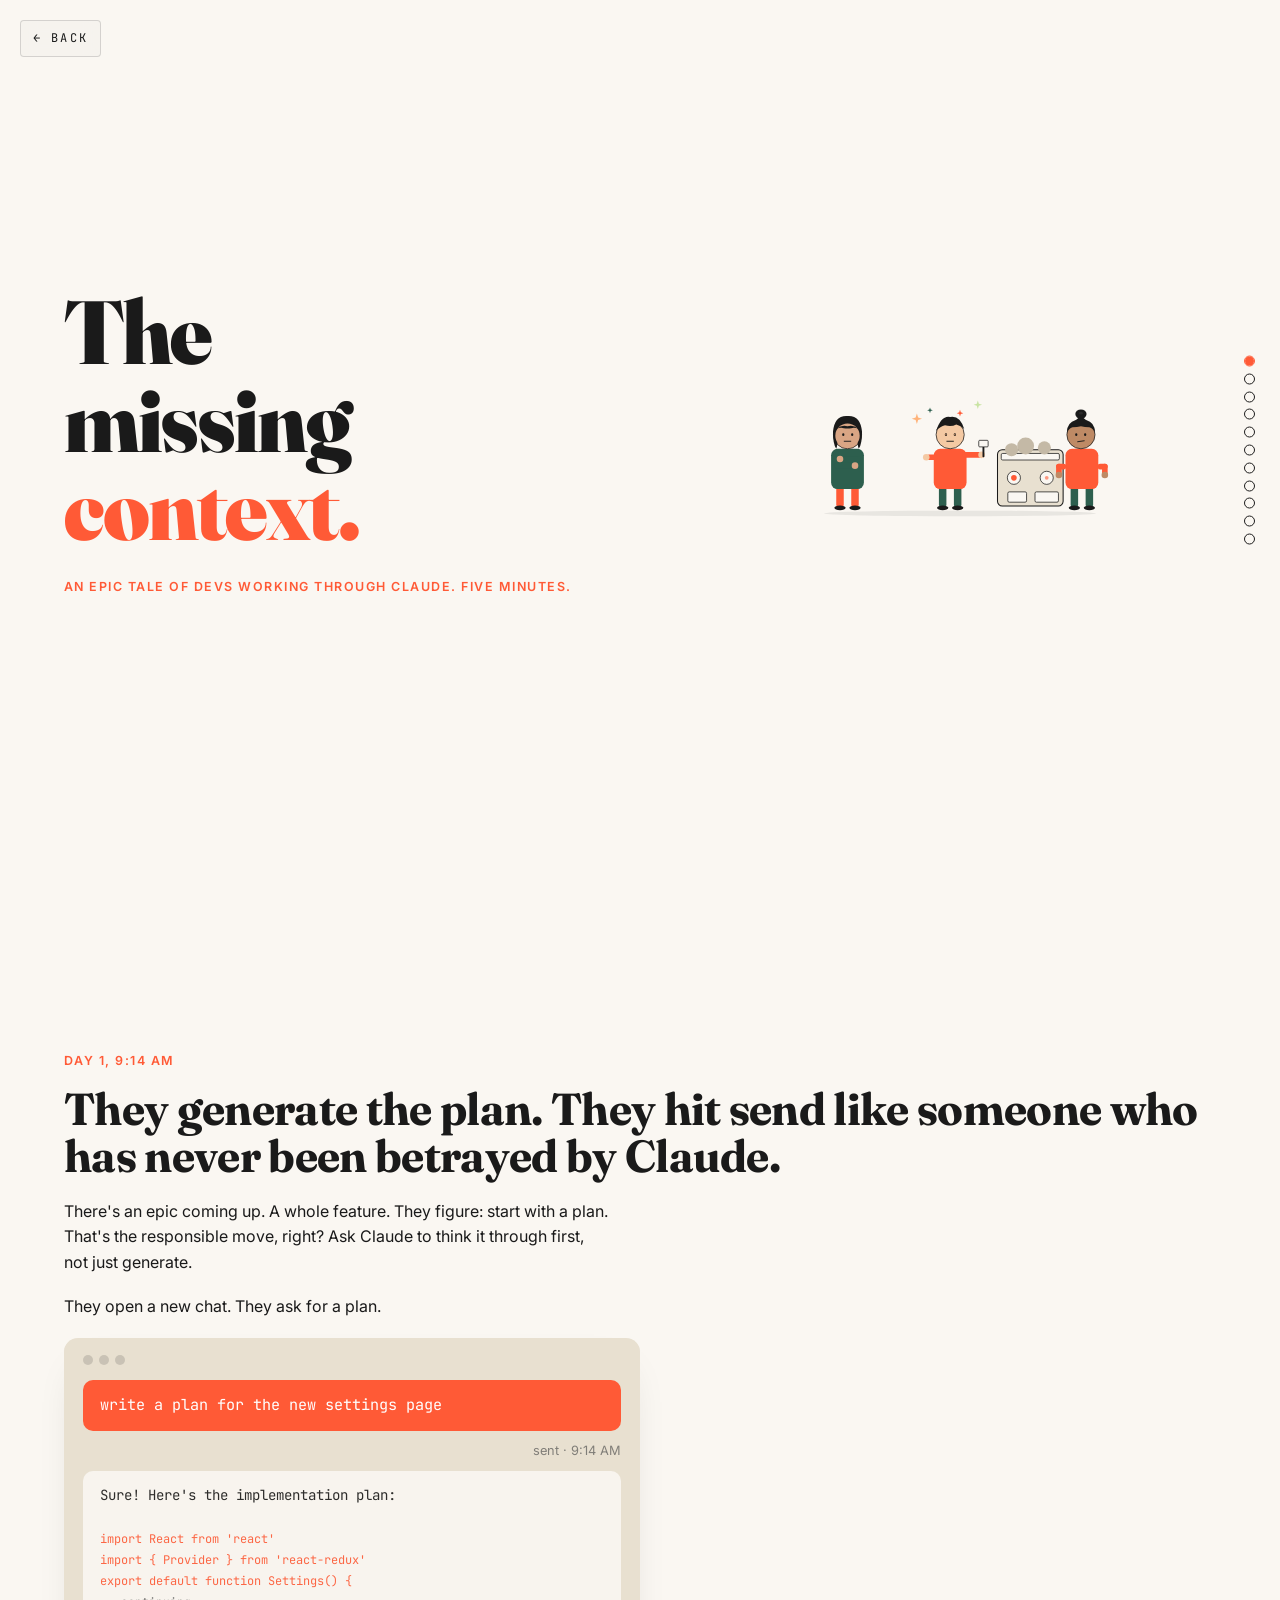
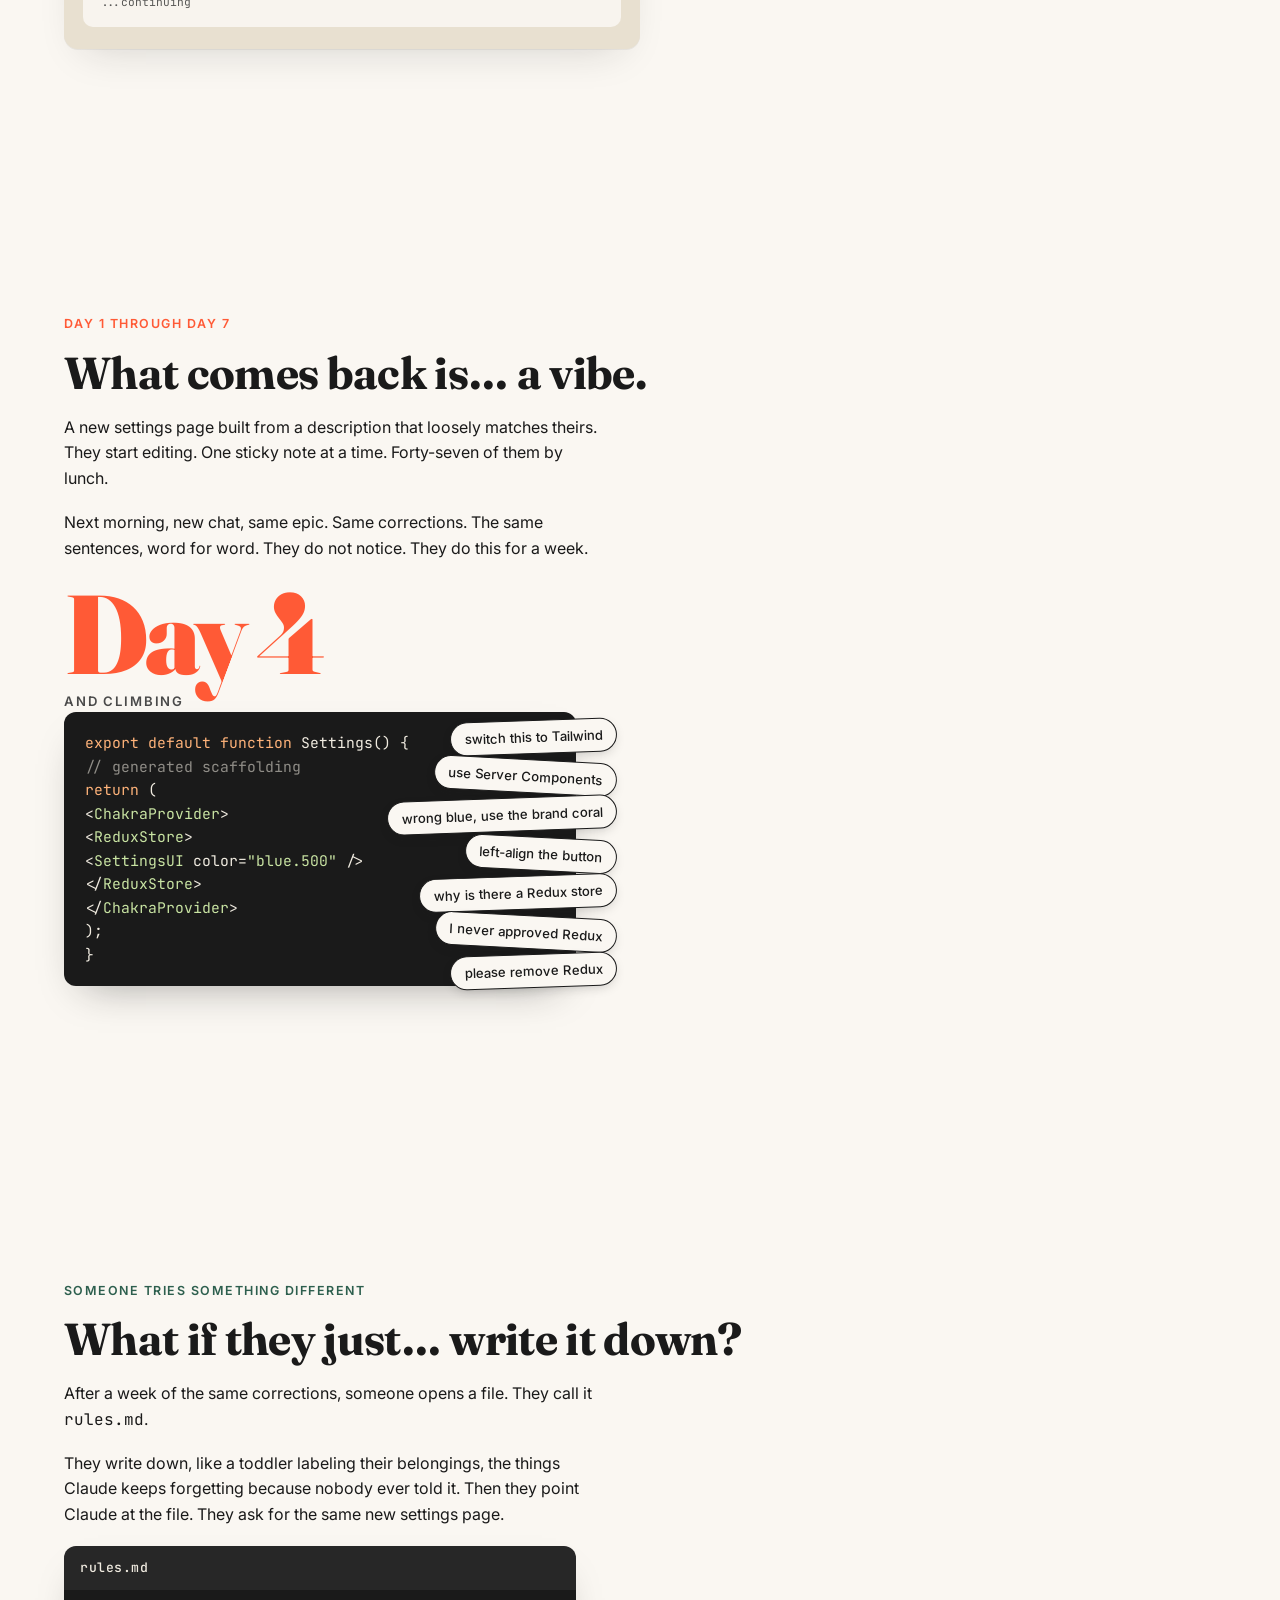
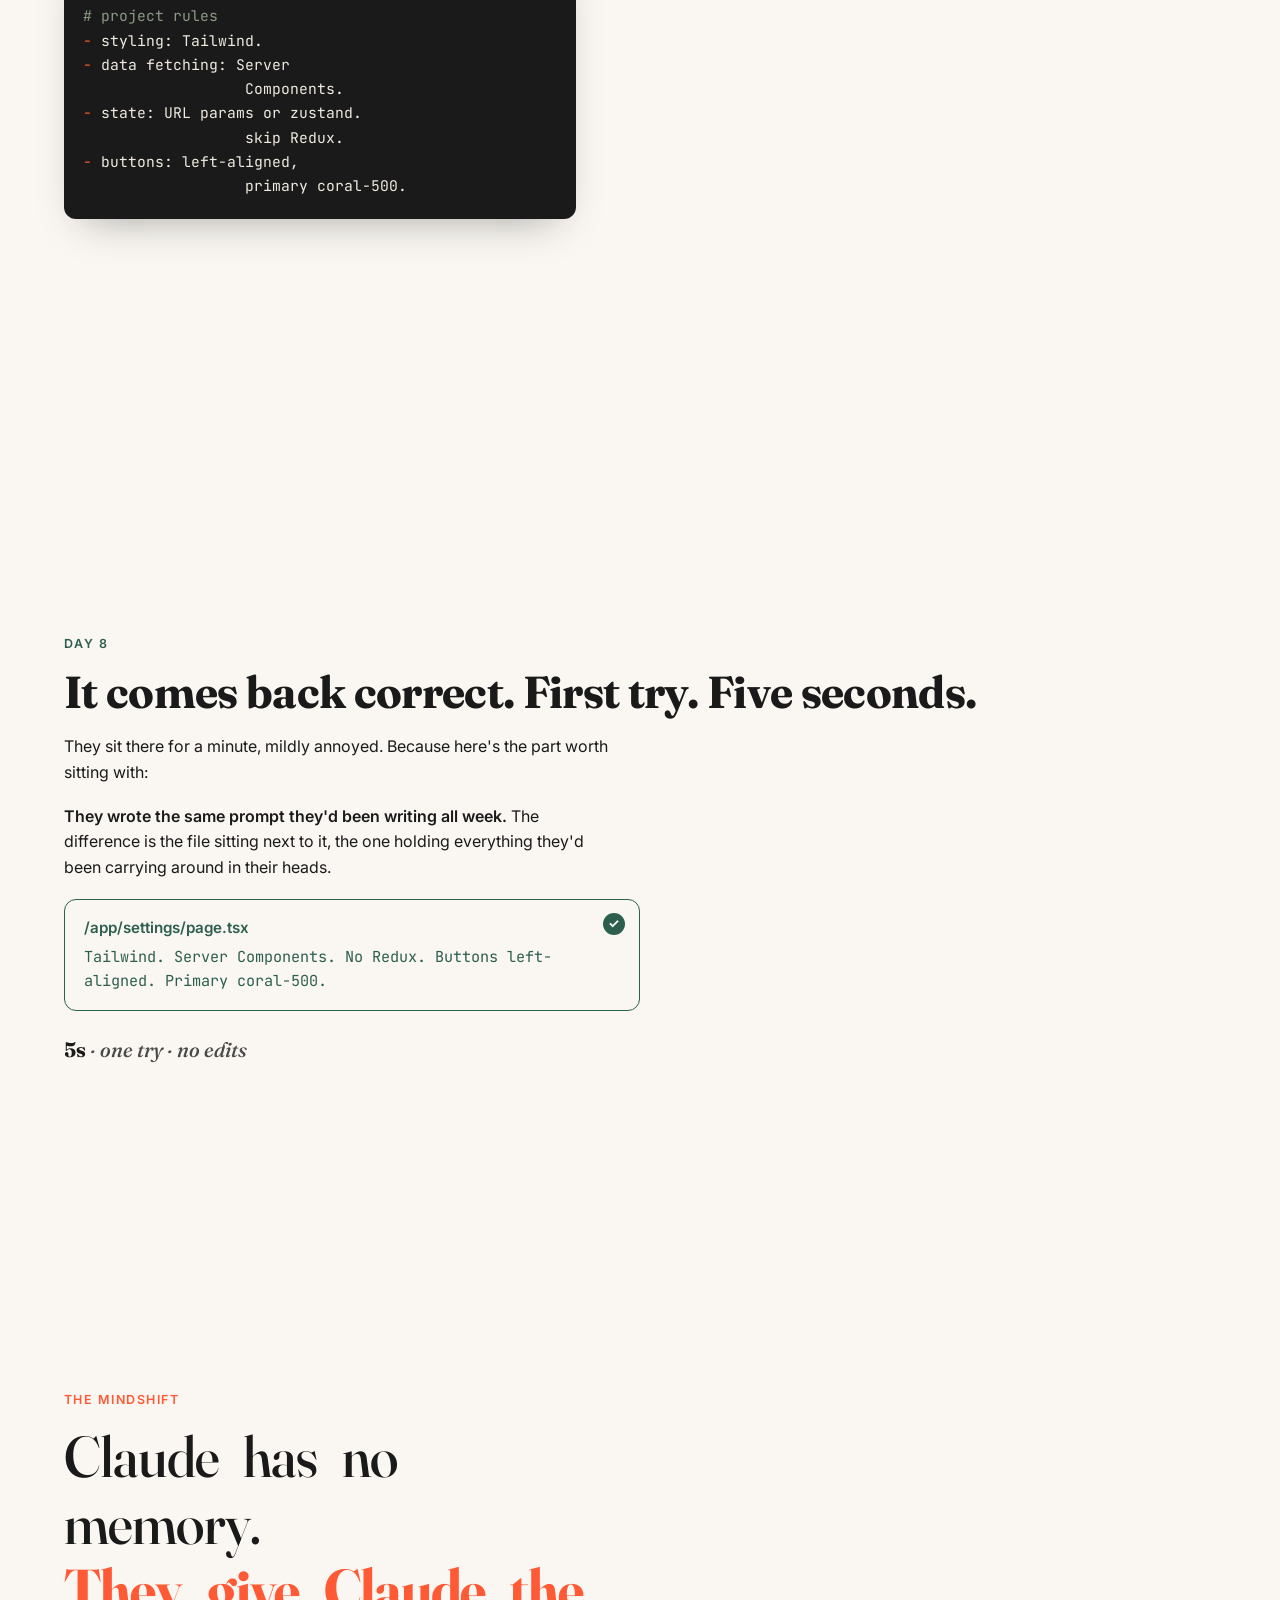
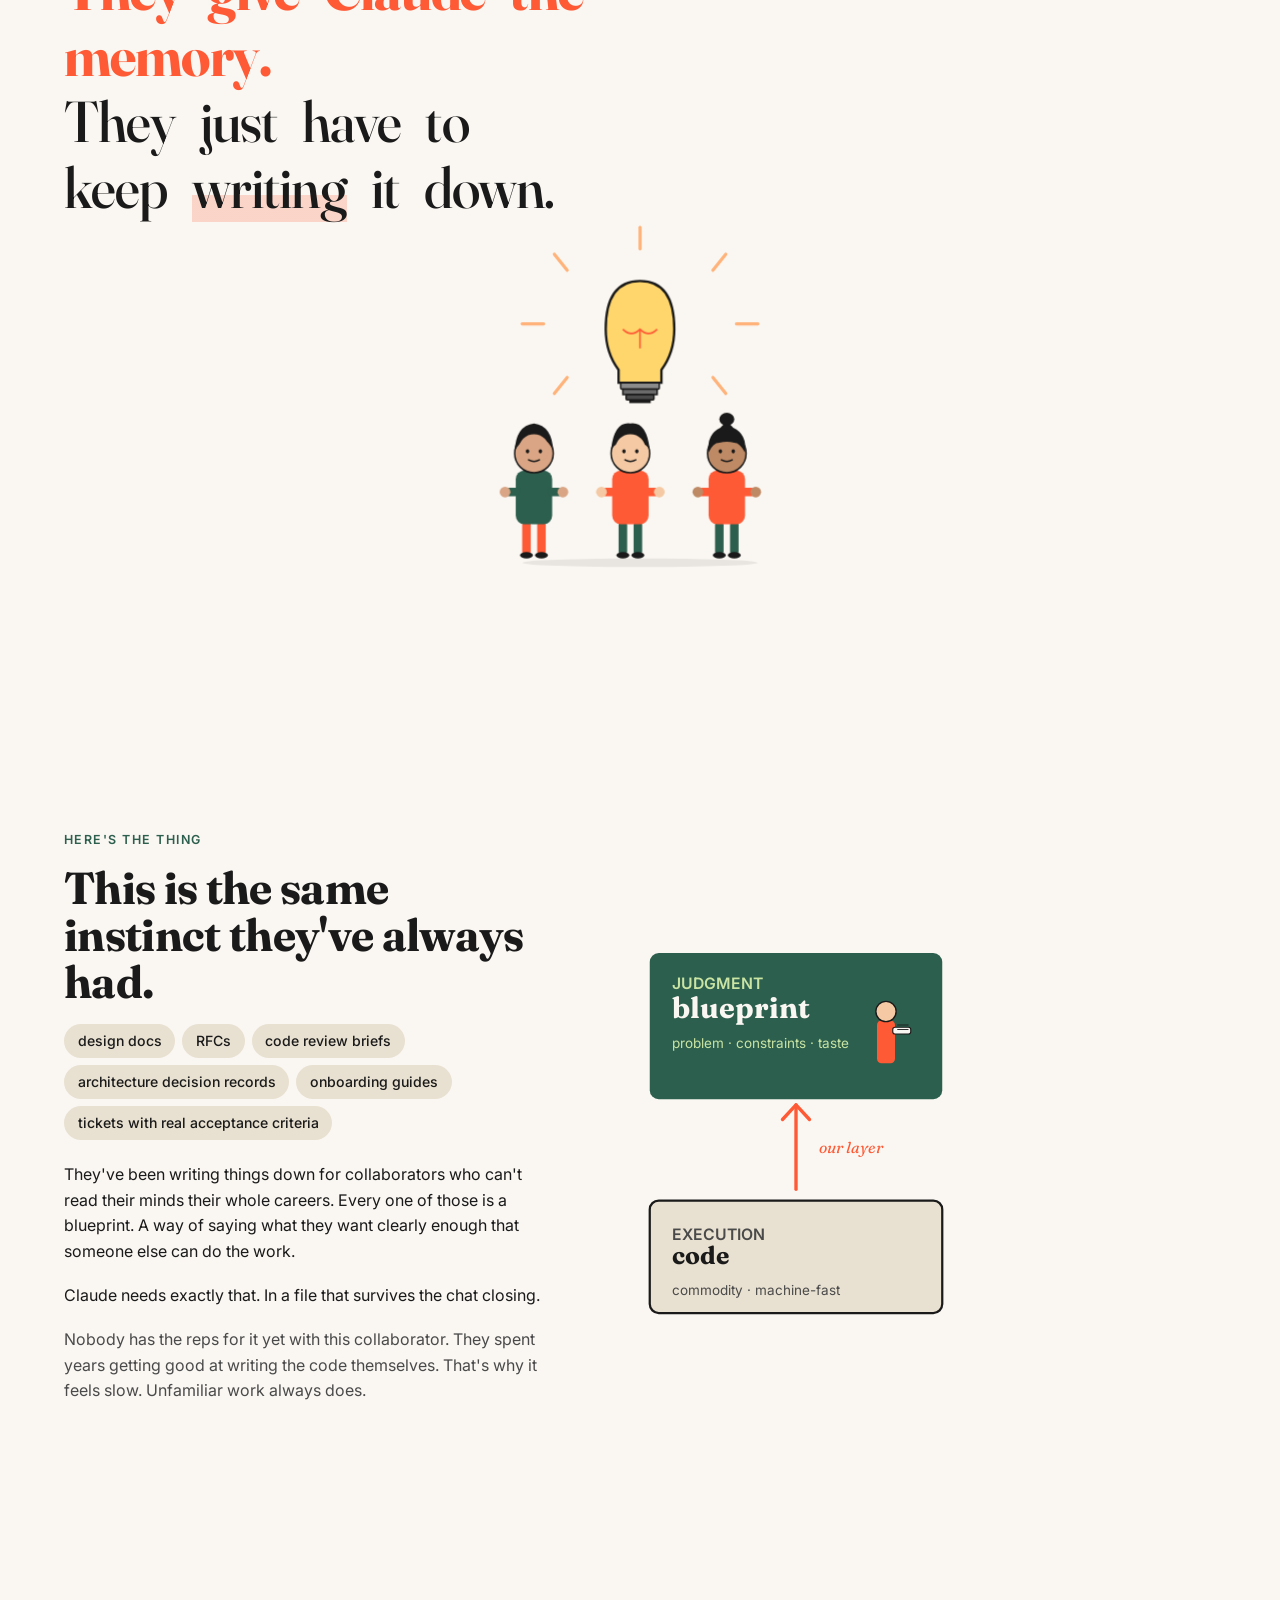
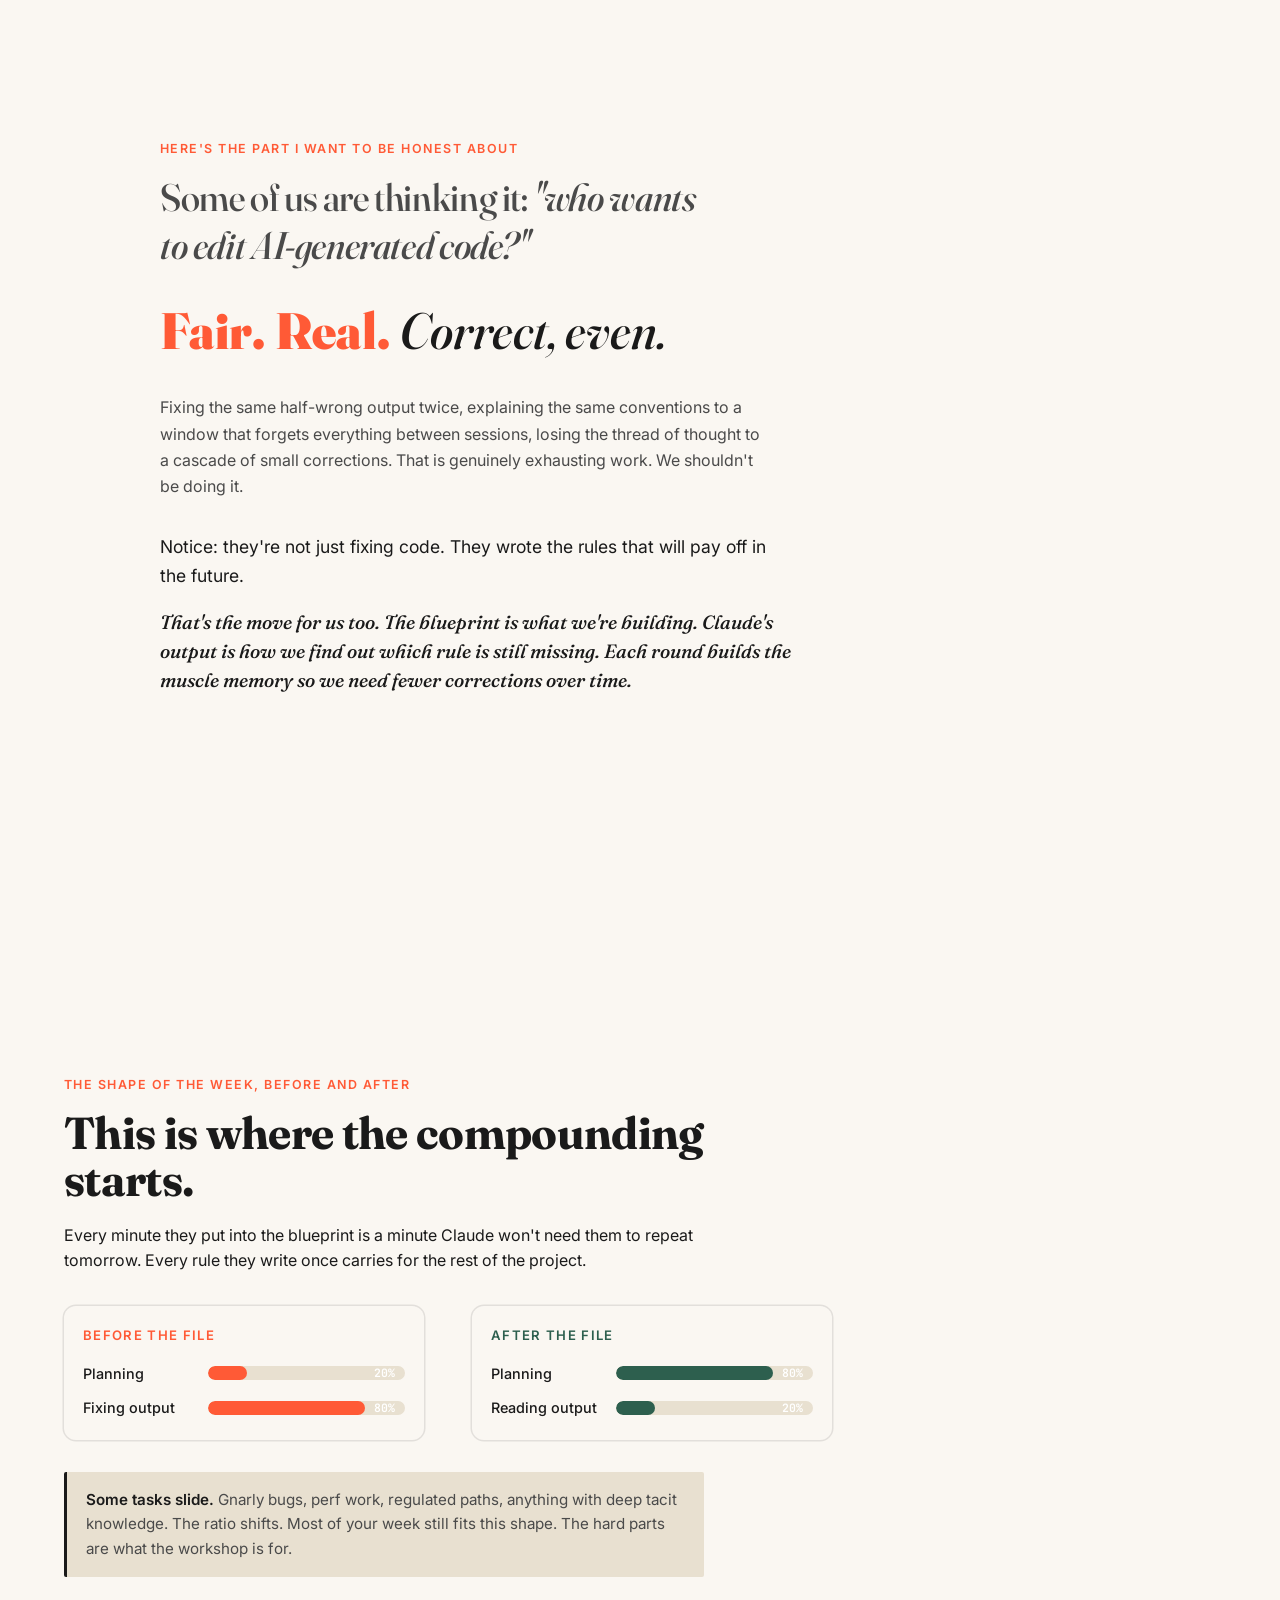
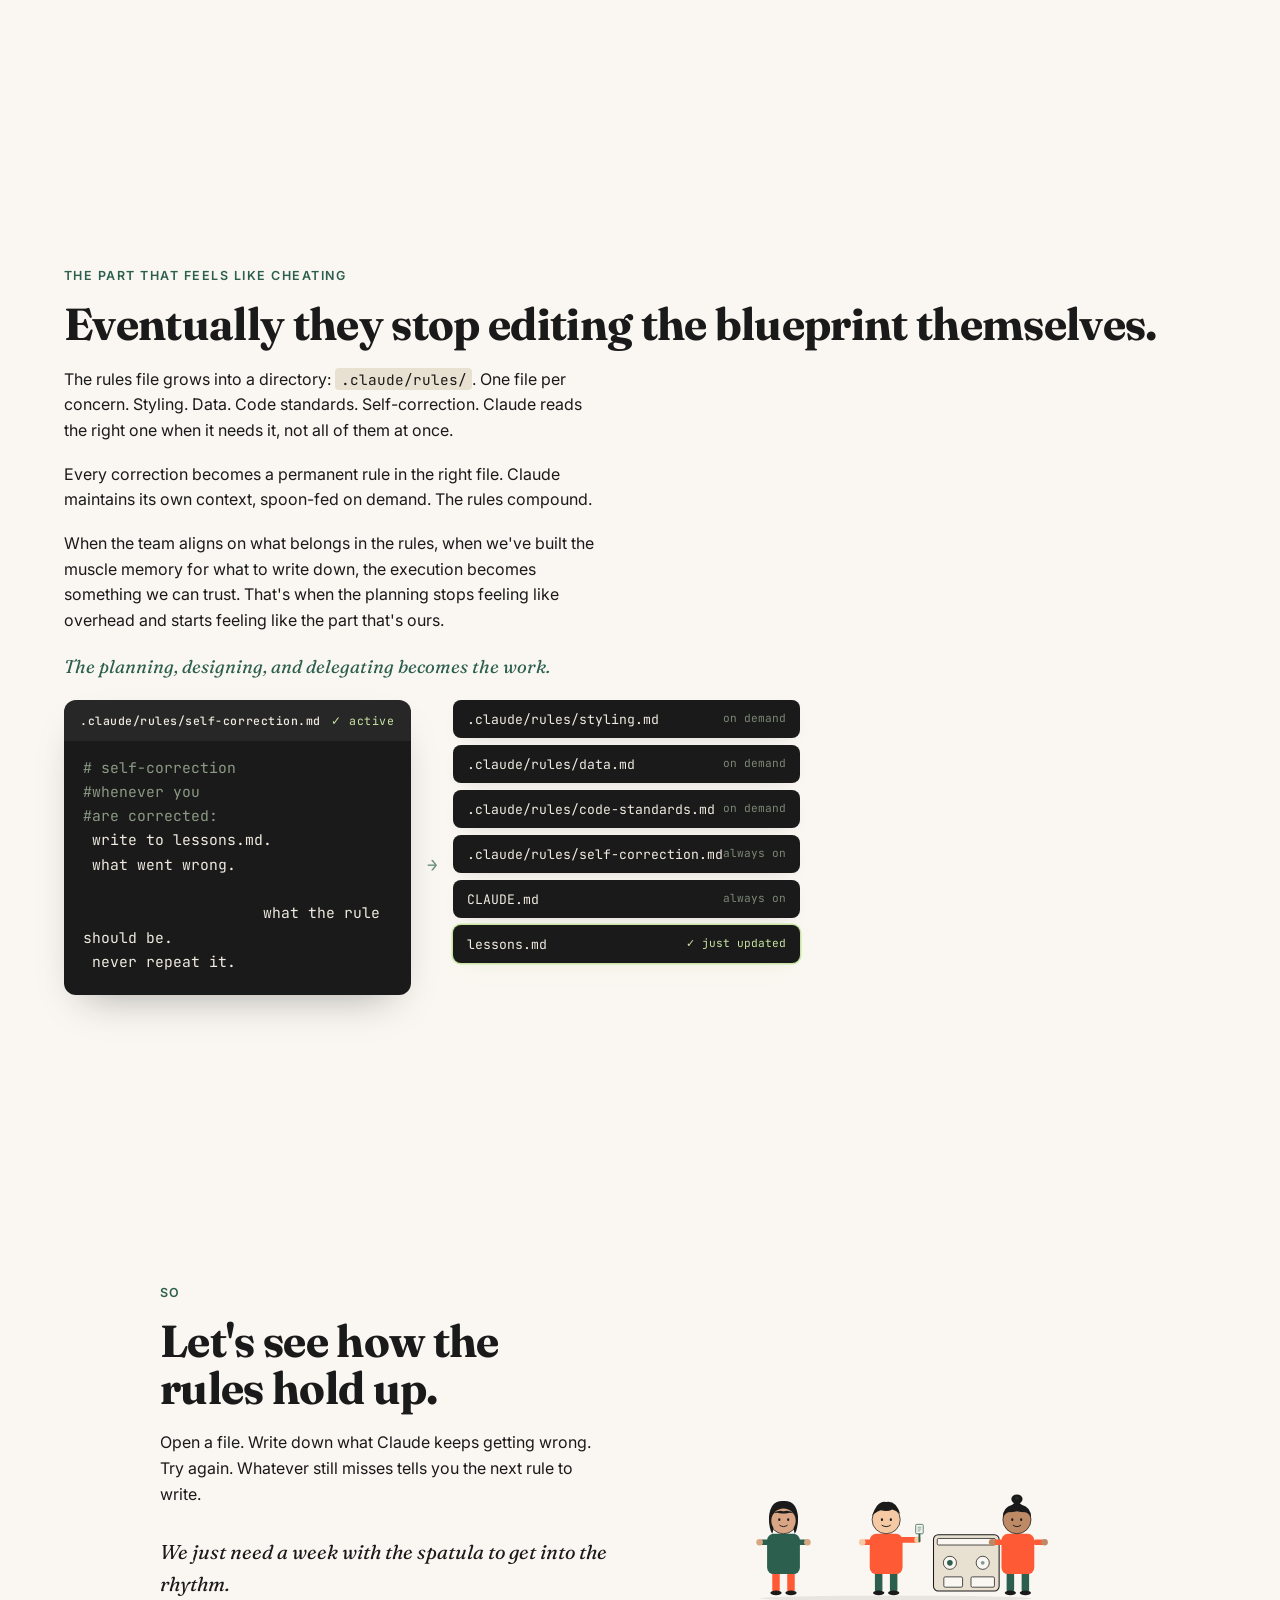
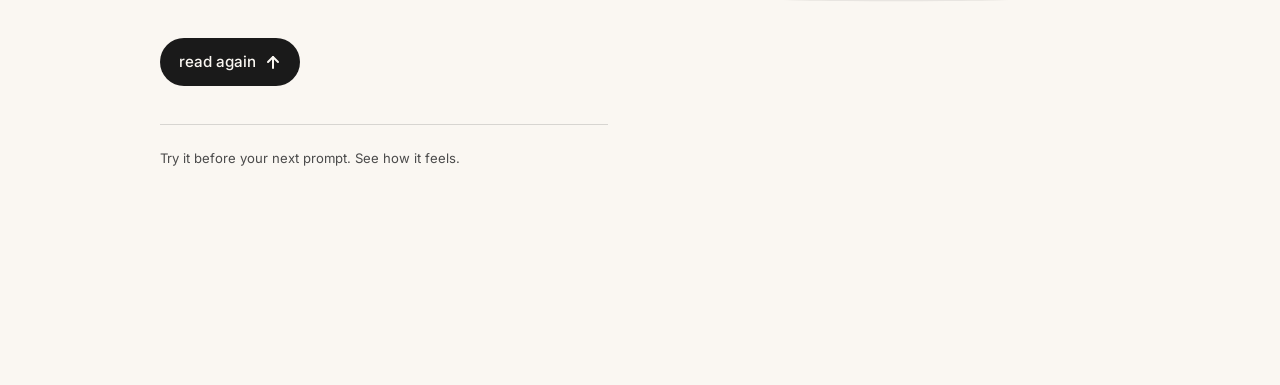
<file: shorts/missing-context/index.html>
<!doctype html>
<html lang="en">
  <head>
    <meta charset="utf-8" />
    <meta name="viewport" content="width=device-width,initial-scale=1" />
    <title>
      An epic tale of devs working through Claude… and the missing context
    </title>
    <meta
      name="description"
      content="Remember when Claude started writing React without being asked? This is the longer version of that conversation."
    />

    <link rel="preconnect" href="https://fonts.googleapis.com" />
    <link rel="preconnect" href="https://fonts.gstatic.com" crossorigin />
    <link
      href="https://fonts.googleapis.com/css2?family=Fraunces:opsz,wght@9..144,500;9..144,700;9..144,900&family=Inter:wght@400;500;600&family=JetBrains+Mono:wght@400;500;600&display=swap"
      rel="stylesheet"
    />

    <style>
      /* ============================================================
   TOKENS
   ============================================================ */
      :root {
        --color-bg: #faf7f2;
        --color-ink: #1a1a1a;
        --color-ink-soft: #4a4a4a;
        --color-coral: #ff5a36;
        --color-green: #2d5f4e;
        --color-muted: #e8e0d0;
        --color-skin: #f4c9a3;

        --font-display: "Fraunces", "Iowan Old Style", Georgia, serif;
        --font-body:
          "Inter", -apple-system, BlinkMacSystemFont, system-ui, sans-serif;
        --font-mono:
          "JetBrains Mono", ui-monospace, "SF Mono", Menlo, monospace;

        --ease-out: cubic-bezier(0.2, 0.8, 0.2, 1);
        --ease-morph: cubic-bezier(0.65, 0, 0.35, 1);

        --beat-pad-y: clamp(3rem, 10vh, 8rem);
        --measure: 34rem;
      }

      *,
      *::before,
      *::after {
        box-sizing: border-box;
      }
      html {
        scroll-behavior: smooth;
      }
      body {
        margin: 0;
        background: var(--color-bg);
        color: var(--color-ink);
        font-family: var(--font-body);
        font-size: clamp(14px, 0.8vw + 12px, 16px);
        line-height: 1.6;
        font-weight: 400;
        -webkit-font-smoothing: antialiased;
        text-rendering: optimizeLegibility;
      }

      /* ============================================================
   SHARED TYPOGRAPHY
   ============================================================ */
      .kicker {
        font-family: var(--font-body);
        text-transform: uppercase;
        letter-spacing: 0.12em;
        font-size: 0.78rem;
        font-weight: 600;
        color: var(--color-coral);
        margin: 0 0 0.9rem 0;
      }
      .kicker.kicker--green {
        color: var(--color-green);
      }

      h1,
      h2,
      h3 {
        font-family: var(--font-display);
        font-weight: 700;
        line-height: 1.05;
        letter-spacing: -0.015em;
        margin: 0 0 1.2rem 0;
        font-variation-settings: "opsz" 60;
      }
      h1 {
        font-size: clamp(2.4rem, 6vw, 4.6rem);
        font-weight: 900;
        font-variation-settings: "opsz" 144;
      }
      h2 {
        font-size: clamp(1.8rem, 3.6vw, 2.8rem);
      }
      h3 {
        font-size: clamp(1.25rem, 2vw, 1.6rem);
        font-weight: 600;
        font-variation-settings: "opsz" 30;
      }
      p {
        margin: 0 0 1.15rem 0;
        max-width: var(--measure);
      }
      p.lede {
        font-size: 1.15em;
      }
      strong {
        font-weight: 600;
      }
      em {
        font-style: italic;
        color: var(--color-ink-soft);
      }

      /* ============================================================
   LAYOUT / BEAT FRAME
   ============================================================ */
      main {
        position: relative;
      }

      .beat {
        position: relative;
        min-height: 100vh;
        padding: var(--beat-pad-y) clamp(1.25rem, 5vw, 3rem);
        display: flex;
        align-items: center;
      }
      .beat__inner {
        width: 100%;
        max-width: 72rem;
        margin: 0 auto;
        position: relative;
      }
      .beat--full .beat__inner {
        max-width: 60rem;
      }
      .beat--split .beat__inner {
        display: grid;
        grid-template-columns: minmax(0, 1fr) minmax(0, 1fr);
        gap: clamp(2rem, 5vw, 5rem);
        align-items: center;
      }
      @media (max-width: 820px) {
        .beat--split .beat__inner {
          grid-template-columns: 1fr;
        }
      }

      .reveal {
        opacity: 0;
        transform: translateY(14px);
        transition:
          opacity 800ms var(--ease-out),
          transform 800ms var(--ease-out);
      }
      .beat.is-in .reveal {
        opacity: 1;
        transform: translateY(0);
      }
      .beat.is-in .reveal--d1 {
        transition-delay: 120ms;
      }
      .beat.is-in .reveal--d2 {
        transition-delay: 260ms;
      }
      .beat.is-in .reveal--d3 {
        transition-delay: 420ms;
      }
      .beat.is-in .reveal--d4 {
        transition-delay: 580ms;
      }
      .beat.is-in .reveal--d5 {
        transition-delay: 760ms;
      }
      .beat.is-in .reveal--d6 {
        transition-delay: 940ms;
      }

      /* ============================================================
   PROGRESS RAIL
   ============================================================ */
      .rail {
        position: fixed;
        right: 1.1rem;
        top: 50%;
        transform: translateY(-50%);
        z-index: 40;
        display: flex;
        flex-direction: column;
        gap: 0.55rem;
        padding: 0.5rem;
      }
      .rail__dot {
        position: relative;
        display: block;
        width: 9px;
        height: 9px;
        border-radius: 50%;
        border: none;
        background: transparent;
        outline: 1.5px solid var(--color-ink);
        outline-offset: 0;
        padding: 0;
        cursor: pointer;
        transition:
          background 260ms var(--ease-out),
          outline-color 260ms var(--ease-out),
          transform 260ms var(--ease-out);
      }
      .rail__dot:hover,
      .rail__dot:focus-visible {
        transform: scale(1.35);
        outline-color: var(--color-coral);
      }
      .rail__dot.is-active {
        background: var(--color-coral);
        outline-color: var(--color-coral);
      }
      .rail__dot.is-past {
        background: var(--color-ink);
        outline-color: var(--color-ink);
        opacity: 0.55;
      }
      .rail__label {
        position: absolute;
        right: calc(100% + 10px);
        top: 50%;
        transform: translateY(-50%) translateX(6px);
        font-family: var(--font-body);
        font-size: 0.75rem;
        font-weight: 500;
        color: var(--color-ink);
        background: var(--color-bg);
        padding: 0.25rem 0.55rem;
        border-radius: 4px;
        box-shadow:
          0 0 0 1px rgba(26, 26, 26, 0.1),
          0 4px 10px rgba(26, 26, 26, 0.08);
        white-space: nowrap;
        opacity: 0;
        pointer-events: none;
        transition:
          opacity 200ms var(--ease-out),
          transform 200ms var(--ease-out);
      }
      .rail__dot:hover .rail__label,
      .rail__dot:focus-visible .rail__label {
        opacity: 1;
        transform: translateY(-50%) translateX(0);
      }
      @media (max-width: 640px) {
        .rail {
          display: none;
        }
      }

      /* ============================================================
   SIM CHARACTER
   ============================================================ */
      .sim {
        display: block;
        width: 100%;
        height: auto;
        overflow: visible;
      }
      .sim-body {
        animation: sim-bob 2.6s ease-in-out infinite;
        transform-origin: center;
      }
      .sim-arm-spatula {
        transform-origin: 192px 182px;
        animation: sim-wave 1.9s ease-in-out infinite;
      }
      .sim-smoke-a {
        animation: smoke-drift 3.2s linear infinite;
        transform-origin: center bottom;
      }
      .sim-smoke-b {
        animation: smoke-drift 3.2s linear infinite 0.6s;
        transform-origin: center bottom;
      }
      .sim-smoke-c {
        animation: smoke-drift 3.2s linear infinite 1.4s;
        transform-origin: center bottom;
      }
      .sim-eye {
        animation: sim-blink 5.4s steps(1) infinite;
        transform-origin: center;
      }
      .sim--intense .sim-arm-spatula {
        animation-duration: 0.8s;
      }
      .sim--intense .sim-smoke-a,
      .sim--intense .sim-smoke-b,
      .sim--intense .sim-smoke-c {
        animation-duration: 1.4s;
      }
      .sim--calm .sim-arm-spatula {
        animation-duration: 2.8s;
      }
      .sim--closing .sim-spatula {
        opacity: 0;
        transition: opacity 400ms var(--ease-out);
      }
      .sim--closing .sim-scroll {
        opacity: 1;
        transition: opacity 400ms var(--ease-out) 100ms;
      }
      .sim--closing .sim-smoke-a,
      .sim--closing .sim-smoke-b,
      .sim--closing .sim-smoke-c {
        opacity: 0;
        transition: opacity 600ms var(--ease-out);
      }
      .sim-scroll {
        opacity: 0;
      }

      @keyframes sim-bob {
        0%,
        100% {
          transform: translateY(0);
        }
        50% {
          transform: translateY(-4px);
        }
      }
      @keyframes sim-wave {
        0%,
        100% {
          transform: rotate(-14deg);
        }
        50% {
          transform: rotate(28deg);
        }
      }
      @keyframes smoke-drift {
        0% {
          transform: translateY(0) scale(0.6);
          opacity: 0;
        }
        25% {
          opacity: 0.7;
        }
        100% {
          transform: translateY(-32px) scale(1.1);
          opacity: 0;
        }
      }
      @keyframes sim-blink {
        0%,
        94%,
        100% {
          transform: scaleY(1);
        }
        96%,
        98% {
          transform: scaleY(0.1);
        }
      }
      .sim-sparkle {
        transform-origin: center;
        transform-box: fill-box;
        animation: sparkle-twinkle 2.4s ease-in-out infinite;
      }
      .sim-sparkle-b {
        animation-delay: 0.6s;
      }
      .sim-sparkle-c {
        animation-delay: 1.2s;
      }
      .sim-sparkle-d {
        animation-delay: 1.8s;
        animation-duration: 2.8s;
      }
      .sim-eye-sparkle {
        transform-origin: center;
        transform-box: fill-box;
        animation: eye-glint 3.2s ease-in-out infinite;
      }
      .sim-eye-sparkle-r {
        animation-delay: 0.4s;
      }
      @keyframes sparkle-twinkle {
        0%,
        100% {
          opacity: 0;
          transform: scale(0) rotate(0deg);
        }
        40% {
          opacity: 1;
          transform: scale(1.1) rotate(180deg);
        }
        60% {
          opacity: 1;
          transform: scale(1) rotate(220deg);
        }
        80% {
          opacity: 0.3;
          transform: scale(0.4) rotate(360deg);
        }
      }
      @keyframes eye-glint {
        0%,
        80%,
        100% {
          opacity: 0;
          transform: scale(0);
        }
        40%,
        60% {
          opacity: 1;
          transform: scale(1);
        }
      }

      /* ============================================================
   BEAT 1 — HERO
   ============================================================ */
      .beat--hero {
        background: var(--color-bg);
      }
      .hero__grid {
        display: grid;
        grid-template-columns: minmax(0, 1.1fr) minmax(0, 1fr);
        gap: clamp(2rem, 6vw, 6rem);
        align-items: center;
      }
      @media (max-width: 820px) {
        .hero__grid {
          grid-template-columns: 1fr;
        }
      }
      .hero__title {
        font-size: clamp(2.8rem, 7vw, 5.6rem);
        font-weight: 900;
        font-variation-settings: "opsz" 144;
        line-height: 0.98;
        letter-spacing: -0.02em;
        margin-bottom: 1.6rem;
      }
      .hero__title-accent {
        color: var(--color-coral);
      }
      .hero__sub {
        font-family: var(--font-body);
        font-size: 1.05rem;
        color: var(--color-ink-soft);
        max-width: 26rem;
        margin-bottom: 0;
      }
      .hero__note {
        margin-top: 1.4rem;
        font-size: 0.95rem;
        color: var(--color-ink-soft);
        max-width: 30rem;
        line-height: 1.6;
      }
      .hero__note strong {
        color: var(--color-ink);
      }
      .hero__sim {
        max-width: 560px;
        margin: 0 auto;
      }
      .sim-body--2 {
        animation-delay: -0.4s;
      }
      .sim-body--3 {
        animation: none;
      }

      /* ============================================================
   BEAT 2 — CONFIDENT PROMPT
   ============================================================ */
      .chat-window {
        background: var(--color-muted);
        border-radius: 14px;
        padding: 1.1rem 1.2rem 1.4rem;
        max-width: 36rem;
        box-shadow:
          0 1px 0 rgba(26, 26, 26, 0.06),
          0 18px 40px -20px rgba(26, 26, 26, 0.18);
      }
      .chat-window__chrome {
        display: flex;
        gap: 6px;
        margin-bottom: 0.9rem;
      }
      .chat-window__chrome span {
        width: 10px;
        height: 10px;
        border-radius: 50%;
        background: rgba(26, 26, 26, 0.15);
      }
      .chat-bubble {
        background: var(--color-bg);
        border-radius: 10px;
        padding: 0.9rem 1.05rem;
        font-family: var(--font-mono);
        font-size: 0.95rem;
        line-height: 1.5;
        color: var(--color-ink);
      }
      .chat-bubble--sent {
        background: var(--color-coral);
        color: #fff;
        align-self: flex-end;
        margin-left: auto;
      }
      .chat-send {
        margin-top: 0.6rem;
        display: flex;
        justify-content: flex-end;
        opacity: 0.65;
        font-size: 0.8rem;
        font-family: var(--font-body);
        color: var(--color-ink-soft);
      }

      /* ============================================================
   BEAT 3 — EDITING + DEJA VU (COMBINED)
   ============================================================ */
      .code-frame {
        background: var(--color-ink);
        color: #f0ebe0;
        border-radius: 12px;
        padding: 1.2rem 1.3rem;
        font-family: var(--font-mono);
        font-size: 0.92rem;
        line-height: 1.6;
        position: relative;
        max-width: 32rem;
        box-shadow: 0 18px 40px -20px rgba(26, 26, 26, 0.4);
      }
      .code-frame .line {
        display: block;
      }
      .code-frame .line .tok-kw {
        color: #ffb37a;
      }
      .code-frame .line .tok-str {
        color: #c9e4a3;
      }
      .code-frame .line .tok-dim {
        opacity: 0.55;
      }

      .code-wrap {
        position: relative;
        max-width: 34rem;
      }
      .bubble-stack {
        position: absolute;
        top: 0.5rem;
        right: -0.6rem;
        display: flex;
        flex-direction: column;
        align-items: flex-end;
        gap: 0.3rem;
        max-width: 17rem;
        pointer-events: none;
        z-index: 2;
      }
      @media (max-width: 820px) {
        .bubble-stack {
          right: 0;
          max-width: 14rem;
        }
      }
      .correction {
        display: inline-block;
        background: var(--color-bg);
        border: 1.5px solid var(--color-ink);
        border-radius: 999px;
        padding: 0.35rem 0.85rem;
        font-family: var(--font-body);
        font-weight: 500;
        font-size: 0.82rem;
        opacity: 0;
        transform: translateY(-28px) rotate(-5deg);
        transition:
          opacity 380ms var(--ease-out),
          transform 380ms cubic-bezier(0.34, 1.56, 0.64, 1);
        box-shadow: 0 4px 12px -4px rgba(26, 26, 26, 0.25);
      }
      .correction.is-in {
        opacity: 1;
        transform: translateY(0) rotate(-2deg);
      }
      .correction:nth-child(even).is-in {
        transform: translateY(0) rotate(3deg);
      }
      .correction.corr-1 {
        transition-delay: 0ms;
      }
      .correction.corr-2 {
        transition-delay: 220ms;
      }
      .correction.corr-3 {
        transition-delay: 440ms;
      }
      .correction.corr-4 {
        transition-delay: 660ms;
      }
      .correction.corr-5 {
        transition-delay: 880ms;
      }
      .correction.corr-6 {
        transition-delay: 1100ms;
      }
      .correction.corr-7 {
        transition-delay: 1320ms;
      }

      .day-counter {
        font-family: var(--font-display);
        font-variation-settings: "opsz" 144;
        font-weight: 900;
        font-size: clamp(3.5rem, 10vw, 7rem);
        line-height: 0.9;
        color: var(--color-coral);
        letter-spacing: -0.04em;
        margin-top: 1.4rem;
      }
      .day-counter__label {
        font-family: var(--font-body);
        font-size: 0.82rem;
        font-weight: 600;
        color: var(--color-ink-soft);
        letter-spacing: 0.14em;
        text-transform: uppercase;
        margin-top: 0.4rem;
      }

      /* ============================================================
   BEAT 4 — REALIZATION
   ============================================================ */
      .realization {
        text-align: left;
        max-width: 44rem;
      }
      .realization__text {
        font-family: var(--font-display);
        font-variation-settings: "opsz" 144;
        font-weight: 500;
        font-size: clamp(2.1rem, 4.6vw, 3.6rem);
        line-height: 1.15;
        letter-spacing: -0.015em;
        margin: 0;
      }
      .realization__text .word {
        display: inline-block;
        opacity: 0;
        transform: translateY(8px);
        transition:
          opacity 600ms var(--ease-out),
          transform 600ms var(--ease-out);
        margin-right: 0.28em;
      }
      .beat.is-in .realization__text .word {
        opacity: 1;
        transform: translateY(0);
      }
      .realization__text .word--accent {
        color: var(--color-coral);
        font-weight: 700;
      }
      .realization__text .word--highlight {
        background: linear-gradient(
          180deg,
          transparent 60%,
          rgba(255, 90, 54, 0.22) 60%
        );
      }

      /* Aha lightbulb scene */
      .aha-scene {
        width: 100%;
        max-width: 300px;
        margin: 0 auto;
      }
      .aha-scene svg {
        display: block;
        width: 100%;
        height: auto;
        overflow: visible;
      }
      .bulb-glow {
        opacity: 0;
        transform-origin: center;
        transform-box: fill-box;
      }
      .bulb-body {
        fill: #e8e0d0;
        transition: fill 700ms var(--ease-out) 600ms;
      }
      .bulb-filament {
        stroke: #c4b9a6;
        transition: stroke 500ms var(--ease-out) 700ms;
        stroke-width: 1.5;
        fill: none;
      }
      .bulb-rays {
        opacity: 0;
        transform-origin: center;
        transform-box: fill-box;
      }
      .beat[data-beat="6"].is-in .bulb-body {
        fill: #ffd66b;
      }
      .beat[data-beat="6"].is-in .bulb-filament {
        stroke: #ff5a36;
      }
      .beat[data-beat="6"].is-in .bulb-glow {
        animation: bulb-glow-on 2.6s ease-in-out 700ms infinite;
      }
      .beat[data-beat="6"].is-in .bulb-rays {
        animation:
          bulb-rays-on 500ms ease-out 900ms forwards,
          bulb-rays-shimmer 2.4s ease-in-out 1400ms infinite;
      }
      @keyframes bulb-glow-on {
        0%,
        100% {
          opacity: 0.35;
          transform: scale(0.9);
        }
        50% {
          opacity: 0.6;
          transform: scale(1.08);
        }
      }
      @keyframes bulb-rays-on {
        0% {
          opacity: 0;
          transform: scale(0.6);
        }
        100% {
          opacity: 1;
          transform: scale(1);
        }
      }
      @keyframes bulb-rays-shimmer {
        0%,
        100% {
          opacity: 0.9;
        }
        50% {
          opacity: 1;
        }
      }
      .aha-team-body {
        animation: sim-bob 2.8s ease-in-out infinite;
        transform-origin: center;
      }
      .aha-team-body--b {
        animation-delay: -0.5s;
      }
      .aha-team-body--c {
        animation-delay: -1.1s;
      }
      @media (prefers-reduced-motion: reduce) {
        .beat[data-beat="6"].is-in .bulb-glow,
        .beat[data-beat="6"].is-in .bulb-rays {
          animation: none;
          opacity: 1;
        }
      }

      /* ============================================================
   BEAT 5 — REFRAME (moved up)
   ============================================================ */
      .reframe {
        display: grid;
        grid-template-columns: minmax(0, 1fr) minmax(0, 0.9fr);
        gap: clamp(2rem, 5vw, 4rem);
        align-items: center;
        max-width: 62rem;
      }
      @media (max-width: 900px) {
        .reframe {
          grid-template-columns: 1fr;
        }
      }
      .reframe__pills {
        display: flex;
        flex-wrap: wrap;
        gap: 0.45rem;
        margin: 1rem 0 1.4rem 0;
      }
      .reframe__pills span {
        background: var(--color-muted);
        border-radius: 999px;
        padding: 0.35rem 0.85rem;
        font-size: 0.88rem;
        font-weight: 500;
        font-family: var(--font-body);
      }
      .tower {
        width: 100%;
        max-width: 360px;
        margin: 0 auto;
      }

      /* ============================================================
   BEAT 6 — RULES.MD
   ============================================================ */
      .file {
        background: var(--color-ink);
        color: #f0ebe0;
        border-radius: 12px;
        padding: 0;
        font-family: var(--font-mono);
        font-size: 0.92rem;
        line-height: 1.65;
        max-width: 32rem;
        overflow: hidden;
        box-shadow: 0 18px 40px -20px rgba(26, 26, 26, 0.4);
      }
      .file__header {
        display: flex;
        align-items: center;
        justify-content: space-between;
        padding: 0.7rem 1rem;
        background: rgba(255, 255, 255, 0.06);
        font-size: 0.82rem;
        letter-spacing: 0.04em;
      }
      .file__name {
        font-weight: 500;
        color: #f0ebe0;
      }
      .file__save {
        font-size: 0.72rem;
        color: #c9e4a3;
        opacity: 0;
        transition: opacity 260ms var(--ease-out);
      }
      .file.is-saved .file__save {
        opacity: 1;
      }
      .file.is-saved .file__header {
        background: rgba(201, 228, 163, 0.12);
      }
      .file__body {
        padding: 0.9rem 1.2rem 1.3rem;
        min-height: 7.5rem;
      }
      .file__line {
        display: block;
        white-space: pre-wrap;
        opacity: 0;
        transform: translateY(4px);
        transition:
          opacity 400ms var(--ease-out),
          transform 400ms var(--ease-out);
      }
      .file.is-typing .file__line.is-shown {
        opacity: 1;
        transform: translateY(0);
      }
      .file__line.is-shown {
        opacity: 1;
        transform: translateY(0);
      }
      .file__line .tok-comment {
        color: #8c9a85;
      }
      .file__line .tok-dash {
        color: var(--color-coral);
      }

      /* ============================================================
   BEAT 7 — BLUEPRINT TYPES
   ============================================================ */
      .rule-list {
        list-style: none;
        padding: 0;
        margin: 0;
        display: grid;
        gap: 0.8rem;
        max-width: 36rem;
      }
      .rule-list li {
        display: flex;
        gap: 0.75rem;
        font-size: 1rem;
        align-items: flex-start;
      }
      .rule-list li::before {
        content: "›";
        color: var(--color-coral);
        font-family: var(--font-mono);
        font-size: 1.2rem;
        line-height: 1.4;
        flex-shrink: 0;
      }
      .rule-list code {
        font-family: var(--font-mono);
        background: var(--color-muted);
        padding: 0.05rem 0.35rem;
        border-radius: 4px;
        font-size: 0.9em;
      }

      /* ============================================================
   BEAT 8 — CORRECT OUTPUT
   ============================================================ */
      .correct-output {
        display: grid;
        gap: 1.4rem;
        max-width: 36rem;
      }
      .output-card {
        background: var(--color-bg);
        border: 1.5px solid var(--color-green);
        border-radius: 12px;
        padding: 1rem 1.2rem;
        font-family: var(--font-mono);
        font-size: 0.95rem;
        color: var(--color-green);
        position: relative;
      }
      .output-card__check {
        position: absolute;
        top: 0.8rem;
        right: 0.9rem;
        width: 22px;
        height: 22px;
        border-radius: 50%;
        background: var(--color-green);
        color: #fff;
        display: flex;
        align-items: center;
        justify-content: center;
        font-size: 13px;
        font-family: var(--font-body);
        font-weight: 700;
      }
      .stopwatch {
        font-family: var(--font-display);
        font-variation-settings: "opsz" 60;
        font-size: clamp(1.1rem, 2vw, 1.3rem);
        font-weight: 500;
        color: var(--color-ink-soft);
        font-style: italic;
      }
      .stopwatch strong {
        color: var(--color-ink);
        font-style: normal;
        font-weight: 700;
      }

      /* ============================================================
   BEAT 9 — 80/20 CHART
   ============================================================ */
      .eighty-twenty {
        display: grid;
        grid-template-columns: minmax(0, 1fr) minmax(0, 1fr);
        gap: clamp(1.5rem, 4vw, 3rem);
        align-items: start;
        max-width: 48rem;
      }
      @media (max-width: 720px) {
        .eighty-twenty {
          grid-template-columns: 1fr;
        }
      }
      .chart-card {
        background: var(--color-bg);
        border-radius: 12px;
        padding: 1.2rem 1.2rem 1.3rem;
        box-shadow: 0 0 0 1.5px rgba(26, 26, 26, 0.1);
      }
      .chart-card__title {
        font-family: var(--font-body);
        font-weight: 600;
        font-size: 0.82rem;
        text-transform: uppercase;
        letter-spacing: 0.1em;
        color: var(--color-ink-soft);
        margin: 0 0 1rem 0;
      }
      .chart-card--before .chart-card__title {
        color: var(--color-coral);
      }
      .chart-card--after .chart-card__title {
        color: var(--color-green);
      }
      .chart-bar {
        display: grid;
        gap: 0.7rem;
      }
      .chart-row {
        display: grid;
        grid-template-columns: 7rem 1fr;
        align-items: center;
        gap: 0.8rem;
        font-size: 0.9rem;
      }
      .chart-row__label {
        font-weight: 500;
        color: var(--color-ink);
      }
      .chart-row__track {
        height: 14px;
        background: var(--color-muted);
        border-radius: 999px;
        position: relative;
        overflow: hidden;
      }
      .chart-row__fill {
        height: 100%;
        width: 0%;
        border-radius: 999px;
        transition: width 900ms var(--ease-morph);
      }
      .chart-card--before .chart-row__fill {
        background: var(--color-coral);
      }
      .chart-card--after .chart-row__fill {
        background: var(--color-green);
      }
      .chart-row__pct {
        position: absolute;
        right: 0.6rem;
        top: 50%;
        transform: translateY(-50%);
        font-size: 0.72rem;
        color: #fff;
        font-weight: 600;
        font-family: var(--font-mono);
        opacity: 0;
        transition: opacity 500ms var(--ease-out) 600ms;
      }
      .beat.is-in .chart-row__pct {
        opacity: 1;
      }
      .chart-caveat {
        max-width: 40rem;
        margin-top: 2rem;
        padding: 1rem 1.2rem;
        border-left: 3px solid var(--color-ink);
        background: var(--color-muted);
        border-radius: 2px;
        font-size: 0.95rem;
        color: var(--color-ink-soft);
      }
      .chart-caveat strong {
        color: var(--color-ink);
      }

      /* ============================================================
   BEAT 10 — VALIDATION
   ============================================================ */
      .validation {
        max-width: 42rem;
      }
      .validation__opening {
        font-family: var(--font-display);
        font-variation-settings: "opsz" 144;
        font-weight: 500;
        font-size: clamp(1.6rem, 3.5vw, 2.4rem);
        line-height: 1.25;
        letter-spacing: -0.01em;
        color: var(--color-ink-soft);
        margin-bottom: 2.2rem;
      }
      .validation__stamp {
        display: flex;
        gap: 0.6rem;
        flex-wrap: wrap;
        margin-bottom: 2.4rem;
      }
      .validation__stamp span {
        font-family: var(--font-display);
        font-variation-settings: "opsz" 144;
        font-weight: 900;
        font-size: clamp(2rem, 5vw, 3.2rem);
        color: var(--color-coral);
        line-height: 1;
      }
      .validation__stamp span:last-child {
        color: var(--color-ink);
        font-style: italic;
        font-weight: 500;
      }
      .validation__redirect {
        font-family: var(--font-body);
        font-size: 1.1rem;
        line-height: 1.65;
        max-width: 38rem;
      }
      .validation__redirect em {
        color: var(--color-green);
        font-style: normal;
        font-weight: 600;
      }
      .validation__redirect--narrator {
        font-family: var(--font-display);
        font-variation-settings: "opsz" 30;
        font-style: italic;
        font-weight: 500;
        font-size: 1.2rem;
        line-height: 1.5;
        color: var(--color-ink);
        max-width: 40rem;
        margin-top: 1rem;
      }
      .validation__redirect--narrator em {
        font-style: normal;
        color: var(--color-green);
        font-weight: 600;
      }
      .validation__weight {
        font-size: 1rem;
        color: var(--color-ink-soft);
        max-width: 38rem;
        line-height: 1.65;
        margin-bottom: 2rem;
      }

      /* ============================================================
   BEAT 11 — SELF-CORRECTION (rebuilt)
   ============================================================ */
      .two-files {
        display: grid;
        grid-template-columns: 1fr auto 1fr;
        gap: 0.6rem;
        align-items: start;
        max-width: 46rem;
      }
      @media (max-width: 720px) {
        .two-files {
          grid-template-columns: 1fr;
        }
      }
      .two-files__arrow {
        font-family: var(--font-mono);
        font-size: 1.1rem;
        color: var(--color-green);
        align-self: center;
        margin-top: 2.2rem;
        padding: 0 0.4rem;
        opacity: 0.7;
      }
      @media (max-width: 720px) {
        .two-files__arrow {
          display: none;
        }
      }
      .meta-loop__new {
        background: rgba(201, 228, 163, 0.12);
        margin: 0 -0.55rem;
        padding: 0.05rem 0.55rem;
        border-radius: 4px;
        position: relative;
      }
      .meta-loop__new::before {
        content: "+";
        position: absolute;
        left: -1.15rem;
        color: #c9e4a3;
        font-weight: 700;
      }
      .beat[data-beat="10"].is-in .meta-loop__new {
        animation: meta-new-pulse 1.6s ease-out 0.8s both;
      }
      @keyframes meta-new-pulse {
        0% {
          background: rgba(201, 228, 163, 0.55);
          transform: translateX(-8px);
          opacity: 0;
        }
        25% {
          opacity: 1;
          transform: translateX(0);
        }
        100% {
          background: rgba(201, 228, 163, 0.12);
        }
      }
      .file-stack {
        display: grid;
        gap: 0.4rem;
        max-width: 22rem;
      }
      .file-stack__item {
        background: var(--color-ink);
        color: #f0ebe0;
        border-radius: 8px;
        padding: 0.55rem 0.85rem;
        font-family: var(--font-mono);
        font-size: 0.82rem;
        display: flex;
        align-items: center;
        justify-content: space-between;
        box-shadow: 0 6px 20px -12px rgba(26, 26, 26, 0.25);
        transition: box-shadow 300ms var(--ease-out);
      }
      .file-stack__status {
        font-size: 0.7rem;
        color: #8c9a85;
        opacity: 0.85;
      }
      .file-stack__item.is-updating {
        box-shadow:
          0 0 0 1.5px #c9e4a3,
          0 8px 22px -10px rgba(201, 228, 163, 0.35);
      }
      .file-stack__item.is-updating .file-stack__status {
        color: #c9e4a3;
        opacity: 1;
      }
      .beat[data-beat="10"].is-in .file-stack__item.is-updating {
        animation: stack-flash 1.4s ease-out 0.9s both;
      }
      @keyframes stack-flash {
        0% {
          transform: translateX(-10px);
          opacity: 0;
        }
        40% {
          transform: translateX(0);
          opacity: 1;
          box-shadow:
            0 0 0 2px #c9e4a3,
            0 10px 28px -8px rgba(201, 228, 163, 0.5);
        }
        100% {
          transform: translateX(0);
          opacity: 1;
        }
      }

      /* ============================================================
   BEAT 12 — CLOSE
   ============================================================ */
      .close {
        display: grid;
        grid-template-columns: minmax(0, 1fr) minmax(0, 1fr);
        gap: clamp(2rem, 5vw, 5rem);
        align-items: center;
      }
      @media (max-width: 820px) {
        .close {
          grid-template-columns: 1fr;
        }
      }
      .close__sim {
        max-width: 520px;
        margin: 0 auto;
      }
      .close__cta {
        display: inline-flex;
        align-items: center;
        gap: 0.55rem;
        background: var(--color-ink);
        color: var(--color-bg);
        font-family: var(--font-body);
        font-weight: 500;
        font-size: 0.95rem;
        padding: 0.75rem 1.2rem;
        border-radius: 999px;
        text-decoration: none;
        margin-top: 1.2rem;
        transition: background 200ms var(--ease-out);
      }
      .close__cta:hover {
        background: var(--color-green);
      }
      .close__cta svg {
        width: 16px;
        height: 16px;
      }
      .signature {
        margin-top: 2.4rem;
        padding-top: 1.4rem;
        border-top: 1px solid rgba(26, 26, 26, 0.15);
        font-size: 0.82rem;
        color: var(--color-ink-soft);
        max-width: 34rem;
      }

      /* ============================================================
   SKIP + REDUCED MOTION
   ============================================================ */
      .skiplink {
        position: absolute;
        left: -9999px;
        top: 0;
      }
      .skiplink:focus {
        left: 1rem;
        top: 1rem;
        background: var(--color-ink);
        color: var(--color-bg);
        padding: 0.5rem 0.8rem;
        border-radius: 4px;
        z-index: 100;
      }
      @media (prefers-reduced-motion: reduce) {
        *,
        *::before,
        *::after {
          animation-duration: 0.001ms !important;
          animation-iteration-count: 1 !important;
          transition-duration: 0.001ms !important;
        }
        html {
          scroll-behavior: auto;
        }
        .reveal,
        .realization__text .word,
        .correction {
          opacity: 1;
          transform: none;
        }
        .chart-row__fill {
          transition: none;
        }
      }
    </style>
  </head>
  <body>
    <!-- wizwit-back-link -->
    <a href="/" style="position:fixed;top:1.25rem;left:1.25rem;z-index:9999;font-family:&quot;JetBrains Mono&quot;,ui-monospace,monospace;font-size:0.75rem;letter-spacing:0.18em;text-transform:uppercase;color:#1a1a1a;text-decoration:none;background:rgba(245,243,238,0.85);padding:0.5rem 0.75rem;border:1px solid rgba(26,26,26,0.15);border-radius:4px;backdrop-filter:blur(8px);-webkit-backdrop-filter:blur(8px);">← Back</a>

    <a class="skiplink" href="#beat-11">Skip to end</a>

    <nav class="rail" aria-label="Story progress">
      <button
        class="rail__dot"
        data-goto="1"
        aria-label="Beat 1: Now and Later"
      >
        <span class="rail__label">Now and Later</span>
      </button>
      <button class="rail__dot" data-goto="2" aria-label="Beat 2: First prompt">
        <span class="rail__label">The confident first prompt</span>
      </button>
      <button
        class="rail__dot"
        data-goto="3"
        aria-label="Beat 3: Editing montage"
      >
        <span class="rail__label">A week of the same corrections</span>
      </button>
      <button class="rail__dot" data-goto="4" aria-label="Beat 4: rules.md">
        <span class="rail__label">Someone writes it down</span>
      </button>
      <button class="rail__dot" data-goto="5" aria-label="Beat 5: Five seconds">
        <span class="rail__label">Five seconds</span>
      </button>
      <button
        class="rail__dot"
        data-goto="6"
        aria-label="Beat 6: The mindshift"
      >
        <span class="rail__label">The mindshift</span>
      </button>
      <button
        class="rail__dot"
        data-goto="7"
        aria-label="Beat 7: Same instinct"
      >
        <span class="rail__label">The same instinct</span>
      </button>
      <button
        class="rail__dot"
        data-goto="8"
        aria-label="Beat 8: Who wants to edit AI code"
      >
        <span class="rail__label">Who wants to edit AI code</span>
      </button>
      <button class="rail__dot" data-goto="9" aria-label="Beat 9: The 80/20">
        <span class="rail__label">The 80/20</span>
      </button>
      <button
        class="rail__dot"
        data-goto="10"
        aria-label="Beat 10: Self-correction and trust"
      >
        <span class="rail__label">The loop edits itself</span>
      </button>
      <button
        class="rail__dot"
        data-goto="11"
        aria-label="Beat 11: See you there"
      >
        <span class="rail__label">See you there</span>
      </button>
    </nav>

    <main id="main">
      <!-- ============================================================
     BEAT 1 — HERO
     ============================================================ -->
      <section class="beat beat--hero" data-beat="1" id="beat-1">
        <div class="beat__inner hero__grid">
          <div>
            <h1 class="hero__title reveal">
              The<br />
              missing<br />
              <span class="hero__title-accent">context.</span>
            </h1>
            <p class="kicker reveal reveal--d1" style="margin-top: 1.2rem">
              An epic tale of devs working through Claude. Five minutes.
            </p>
          </div>
          <div class="hero__sim reveal reveal--d3">
            <svg
              class="sim"
              viewBox="0 0 640 340"
              role="img"
              aria-labelledby="sim1-title sim1-desc"
            >
              <title id="sim1-title">
                A small team standing around a smoking stove
              </title>
              <desc id="sim1-desc">
                Three illustrated figures stand around a smoking stove. The
                center figure waves a spatula at it. One stands with arms
                crossed to the left. One stands with hands on hips to the right,
                surveying the damage.
              </desc>
              <ellipse
                cx="320"
                cy="306"
                rx="290"
                ry="6"
                fill="#1A1A1A"
                opacity="0.08"
              />

              <!-- Figure 2 (left) — arms crossed, long hair -->
              <g class="sim-body sim-body--2">
                <rect
                  x="56"
                  y="245"
                  width="16"
                  height="48"
                  rx="6"
                  fill="#FF5A36"
                />
                <rect
                  x="88"
                  y="245"
                  width="16"
                  height="48"
                  rx="6"
                  fill="#FF5A36"
                />
                <ellipse cx="64" cy="294" rx="12" ry="5" fill="#1A1A1A" />
                <ellipse cx="96" cy="294" rx="12" ry="5" fill="#1A1A1A" />
                <rect
                  x="45"
                  y="168"
                  width="70"
                  height="86"
                  rx="14"
                  fill="#2D5F4E"
                />
                <rect
                  x="52"
                  y="198"
                  width="46"
                  height="12"
                  rx="6"
                  fill="#2D5F4E"
                />
                <circle cx="96" cy="204" r="7" fill="#D9A584" />
                <rect
                  x="62"
                  y="184"
                  width="46"
                  height="12"
                  rx="6"
                  fill="#2D5F4E"
                />
                <circle cx="64" cy="190" r="7" fill="#D9A584" />
                <circle
                  cx="80"
                  cy="138"
                  r="30"
                  fill="#D9A584"
                  stroke="#1A1A1A"
                  stroke-width="1.6"
                />
                <path
                  d="M49 132 Q52 96 80 98 Q108 96 111 132 Q111 158 104 168 Q100 158 102 140 Q92 122 80 120 Q68 122 58 140 Q60 158 56 168 Q49 158 49 132 Z"
                  fill="#1A1A1A"
                />
                <circle cx="80" cy="140" r="26" fill="#D9A584" />
                <path
                  d="M56 126 Q68 116 80 120 Q92 116 104 126 Q96 122 88 124 Q80 126 72 124 Q64 122 56 126 Z"
                  fill="#1A1A1A"
                />
                <ellipse
                  class="sim-eye"
                  cx="71"
                  cy="138"
                  rx="2.4"
                  ry="3"
                  fill="#1A1A1A"
                />
                <ellipse
                  class="sim-eye"
                  cx="90"
                  cy="138"
                  rx="2.4"
                  ry="3"
                  fill="#1A1A1A"
                />
                <line
                  x1="73"
                  y1="152"
                  x2="87"
                  y2="152"
                  stroke="#1A1A1A"
                  stroke-width="2"
                  stroke-linecap="round"
                />
              </g>

              <!-- Center sim + stove + sparkles, shifted right by 140 -->
              <g transform="translate(140, 0)">
                <g>
                  <rect
                    x="260"
                    y="170"
                    width="140"
                    height="120"
                    rx="10"
                    fill="#E8E0D0"
                    stroke="#1A1A1A"
                    stroke-width="2.2"
                  />
                  <rect
                    x="268"
                    y="178"
                    width="124"
                    height="14"
                    rx="3"
                    fill="#FAF7F2"
                    stroke="#1A1A1A"
                    stroke-width="1.6"
                  />
                  <circle
                    cx="295"
                    cy="230"
                    r="14"
                    fill="#FAF7F2"
                    stroke="#1A1A1A"
                    stroke-width="1.6"
                  />
                  <circle cx="295" cy="230" r="6" fill="#FF5A36" />
                  <circle
                    cx="365"
                    cy="230"
                    r="14"
                    fill="#FAF7F2"
                    stroke="#1A1A1A"
                    stroke-width="1.6"
                  />
                  <circle
                    cx="365"
                    cy="230"
                    r="4"
                    fill="#FF5A36"
                    opacity="0.6"
                  />
                  <rect
                    x="282"
                    y="260"
                    width="40"
                    height="22"
                    rx="3"
                    fill="#FAF7F2"
                    stroke="#1A1A1A"
                    stroke-width="1.6"
                  />
                  <rect
                    x="340"
                    y="260"
                    width="50"
                    height="22"
                    rx="3"
                    fill="#FAF7F2"
                    stroke="#1A1A1A"
                    stroke-width="1.6"
                  />
                </g>
                <g>
                  <circle
                    class="sim-smoke-a"
                    cx="290"
                    cy="170"
                    r="14"
                    fill="#C4B9A6"
                  />
                  <circle
                    class="sim-smoke-b"
                    cx="320"
                    cy="162"
                    r="18"
                    fill="#C4B9A6"
                  />
                  <circle
                    class="sim-smoke-c"
                    cx="360"
                    cy="166"
                    r="14"
                    fill="#C4B9A6"
                  />
                </g>
                <g class="sim-body">
                  <rect
                    x="135"
                    y="245"
                    width="16"
                    height="48"
                    rx="6"
                    fill="#2D5F4E"
                  />
                  <rect
                    x="167"
                    y="245"
                    width="16"
                    height="48"
                    rx="6"
                    fill="#2D5F4E"
                  />
                  <ellipse cx="143" cy="294" rx="12" ry="5" fill="#1A1A1A" />
                  <ellipse cx="175" cy="294" rx="12" ry="5" fill="#1A1A1A" />
                  <rect
                    x="124"
                    y="168"
                    width="70"
                    height="86"
                    rx="14"
                    fill="#FF5A36"
                  />
                  <rect
                    x="108"
                    y="180"
                    width="24"
                    height="12"
                    rx="6"
                    fill="#FF5A36"
                  />
                  <circle cx="108" cy="186" r="7" fill="#F4C9A3" />
                  <g class="sim-arm-spatula">
                    <rect
                      x="185"
                      y="175"
                      width="42"
                      height="12"
                      rx="6"
                      fill="#FF5A36"
                    />
                    <circle cx="226" cy="181" r="7" fill="#F4C9A3" />
                    <g class="sim-spatula">
                      <rect
                        x="228"
                        y="160"
                        width="4"
                        height="26"
                        rx="1.5"
                        fill="#1A1A1A"
                      />
                      <rect
                        x="220"
                        y="150"
                        width="20"
                        height="14"
                        rx="2"
                        fill="#FAF7F2"
                        stroke="#1A1A1A"
                        stroke-width="1.6"
                      />
                    </g>
                    <g class="sim-scroll">
                      <rect
                        x="228"
                        y="158"
                        width="4"
                        height="28"
                        rx="1.5"
                        fill="#2D5F4E"
                      />
                      <rect
                        x="222"
                        y="148"
                        width="16"
                        height="20"
                        rx="2"
                        fill="#FAF7F2"
                        stroke="#2D5F4E"
                        stroke-width="1.6"
                      />
                      <line
                        x1="226"
                        y1="154"
                        x2="234"
                        y2="154"
                        stroke="#2D5F4E"
                        stroke-width="1.2"
                      />
                      <line
                        x1="226"
                        y1="158"
                        x2="234"
                        y2="158"
                        stroke="#2D5F4E"
                        stroke-width="1.2"
                      />
                      <line
                        x1="226"
                        y1="162"
                        x2="232"
                        y2="162"
                        stroke="#2D5F4E"
                        stroke-width="1.2"
                      />
                    </g>
                  </g>
                  <circle
                    cx="159"
                    cy="138"
                    r="30"
                    fill="#F4C9A3"
                    stroke="#1A1A1A"
                    stroke-width="1.6"
                  />
                  <path
                    d="M129 130 Q140 96 159 100 Q180 96 189 126 Q182 118 172 116 Q162 122 148 118 Q138 120 129 130 Z"
                    fill="#1A1A1A"
                  />
                  <ellipse
                    class="sim-eye"
                    cx="150"
                    cy="138"
                    rx="2.4"
                    ry="3"
                    fill="#1A1A1A"
                  />
                  <ellipse
                    class="sim-eye"
                    cx="169"
                    cy="138"
                    rx="2.4"
                    ry="3"
                    fill="#1A1A1A"
                  />
                  <!-- Claude-style sparkle glints in the eyes -->
                  <g class="sim-eye-sparkle" transform="translate(150, 138)">
                    <path
                      d="M0-2.4 L0.6-0.6 L2.4 0 L0.6 0.6 L0 2.4 L-0.6 0.6 L-2.4 0 L-0.6-0.6Z"
                      fill="#FFB37A"
                    />
                  </g>
                  <g
                    class="sim-eye-sparkle sim-eye-sparkle-r"
                    transform="translate(169, 138)"
                  >
                    <path
                      d="M0-2.4 L0.6-0.6 L2.4 0 L0.6 0.6 L0 2.4 L-0.6 0.6 L-2.4 0 L-0.6-0.6Z"
                      fill="#FFB37A"
                    />
                  </g>
                  <line
                    x1="152"
                    y1="152"
                    x2="166"
                    y2="152"
                    stroke="#1A1A1A"
                    stroke-width="2"
                    stroke-linecap="round"
                  />
                </g>
                <!-- Bigger ambient sparkles around the sim -->
                <g class="sim-sparkle" transform="translate(88, 104)">
                  <path
                    d="M0-11 L2.6-2.6 L11 0 L2.6 2.6 L0 11 L-2.6 2.6 L-11 0 L-2.6-2.6Z"
                    fill="#FFB37A"
                  />
                </g>
                <g
                  class="sim-sparkle sim-sparkle-b"
                  transform="translate(218, 74)"
                >
                  <path
                    d="M0-9 L2.2-2.2 L9 0 L2.2 2.2 L0 9 L-2.2 2.2 L-9 0 L-2.2-2.2Z"
                    fill="#C9E4A3"
                  />
                </g>
                <g
                  class="sim-sparkle sim-sparkle-c"
                  transform="translate(180, 92)"
                >
                  <path
                    d="M0-7 L1.7-1.7 L7 0 L1.7 1.7 L0 7 L-1.7 1.7 L-7 0 L-1.7-1.7Z"
                    fill="#FF5A36"
                  />
                </g>
                <g
                  class="sim-sparkle sim-sparkle-d"
                  transform="translate(116, 86)"
                >
                  <path
                    d="M0-6 L1.5-1.5 L6 0 L1.5 1.5 L0 6 L-1.5 1.5 L-6 0 L-1.5-1.5Z"
                    fill="#2D5F4E"
                  />
                </g>
              </g>

              <!-- Figure 3 (right) — hands on hips, curly hair, surveying the stove -->
              <g class="sim-body sim-body--3">
                <rect
                  x="556"
                  y="245"
                  width="16"
                  height="48"
                  rx="6"
                  fill="#2D5F4E"
                />
                <rect
                  x="588"
                  y="245"
                  width="16"
                  height="48"
                  rx="6"
                  fill="#2D5F4E"
                />
                <ellipse cx="564" cy="294" rx="12" ry="5" fill="#1A1A1A" />
                <ellipse cx="596" cy="294" rx="12" ry="5" fill="#1A1A1A" />
                <rect
                  x="545"
                  y="168"
                  width="70"
                  height="86"
                  rx="14"
                  fill="#FF5A36"
                />
                <rect
                  x="525"
                  y="200"
                  width="22"
                  height="12"
                  rx="6"
                  fill="#FF5A36"
                />
                <rect
                  x="525"
                  y="200"
                  width="12"
                  height="28"
                  rx="6"
                  fill="#FF5A36"
                />
                <circle cx="531" cy="224" r="7" fill="#BE8A65" />
                <rect
                  x="613"
                  y="200"
                  width="22"
                  height="12"
                  rx="6"
                  fill="#FF5A36"
                />
                <rect
                  x="623"
                  y="200"
                  width="12"
                  height="28"
                  rx="6"
                  fill="#FF5A36"
                />
                <circle cx="629" cy="224" r="7" fill="#BE8A65" />
                <circle
                  cx="578"
                  cy="138"
                  r="30"
                  fill="#BE8A65"
                  stroke="#1A1A1A"
                  stroke-width="1.6"
                />
                <!-- high bun + clean-swept hair -->
                <path
                  d="M548 134 Q547 112 568 106 Q578 96 588 106 Q609 112 608 134 Q604 124 596 122 Q586 122 578 120 Q570 122 560 122 Q552 124 548 134 Z"
                  fill="#1A1A1A"
                />
                <ellipse cx="578" cy="94" rx="12" ry="10" fill="#1A1A1A" />
                <ellipse cx="578" cy="92" rx="4" ry="3" fill="#2A2A2A" />
                <ellipse
                  class="sim-eye"
                  cx="568"
                  cy="138"
                  rx="2.4"
                  ry="3"
                  fill="#1A1A1A"
                />
                <ellipse
                  class="sim-eye"
                  cx="587"
                  cy="138"
                  rx="2.4"
                  ry="3"
                  fill="#1A1A1A"
                />
                <line
                  x1="571"
                  y1="153"
                  x2="585"
                  y2="151"
                  stroke="#1A1A1A"
                  stroke-width="2"
                  stroke-linecap="round"
                />
              </g>
            </svg>
          </div>
        </div>
      </section>

      <!-- ============================================================
     BEAT 2 — CONFIDENT PROMPT
     ============================================================ -->
      <section class="beat" data-beat="2" id="beat-2">
        <div class="beat__inner beat--split">
          <div>
            <p class="kicker reveal">Day 1, 9:14 AM</p>
            <h2 class="reveal reveal--d1">
              They generate the plan. They hit send like someone who has never
              been betrayed by Claude.
            </h2>
            <p class="reveal reveal--d2">
              There's an epic coming up. A whole feature. They figure: start
              with a plan. That's the responsible move, right? Ask Claude to
              think it through first, not just generate.
            </p>
            <p class="reveal reveal--d3">
              They open a new chat. They ask for a plan.
            </p>
          </div>
          <div class="reveal reveal--d2">
            <div
              class="chat-window"
              role="img"
              aria-label="A chat asking for a plan, getting code back instead."
            >
              <div class="chat-window__chrome">
                <span></span><span></span><span></span>
              </div>
              <div class="chat-bubble chat-bubble--sent">
                write a plan for the new settings page
              </div>
              <div class="chat-send">sent · 9:14 AM</div>
              <div
                class="chat-bubble"
                style="margin-top: 0.6rem; font-size: 0.88rem; opacity: 0.9"
              >
                Sure! Here's the implementation plan:<br /><br /><span
                  style="
                    font-family: var(--font-mono);
                    font-size: 0.85em;
                    color: #ff5a36;
                  "
                  >import React from 'react'<br />import { Provider } from
                  'react-redux'<br />export default function Settings() {</span
                ><br /><span
                  style="font-size: 0.8em; color: var(--color-ink-soft)"
                  >...continuing</span
                >
              </div>
            </div>
          </div>
        </div>
      </section>

      <!-- ============================================================
     BEAT 3 — EDITING MONTAGE + DEJA VU (combined)
     ============================================================ -->
      <section class="beat" data-beat="3" id="beat-3">
        <div class="beat__inner beat--split">
          <div>
            <p class="kicker reveal">Day 1 through Day 7</p>
            <h2 class="reveal reveal--d1">What comes back is… a vibe.</h2>
            <p class="reveal reveal--d2">
              A new settings page built from a description that loosely matches
              theirs. They start editing. One sticky note at a time. Forty-seven
              of them by lunch.
            </p>
            <p class="reveal reveal--d3">
              Next morning, new chat, same epic. Same corrections. The same
              sentences, word for word. They do not notice. They do this for a
              week.
            </p>
            <div class="day-counter reveal reveal--d5" aria-hidden="true">
              <span data-counter>Day 2</span>
            </div>
            <div class="day-counter__label reveal reveal--d5">and climbing</div>
          </div>
          <div>
            <div class="code-wrap">
              <div class="code-frame reveal reveal--d2" aria-hidden="true">
                <span class="line"
                  ><span class="tok-kw">export default function</span>
                  Settings() {</span
                >
                <span class="line">
                  <span class="tok-dim">// generated scaffolding</span></span
                >
                <span class="line"> <span class="tok-kw">return</span> (</span>
                <span class="line">
                  &lt;<span class="tok-str">ChakraProvider</span>&gt;</span
                >
                <span class="line">
                  &lt;<span class="tok-str">ReduxStore</span>&gt;</span
                >
                <span class="line">
                  &lt;<span class="tok-str">SettingsUI</span> color=<span
                    class="tok-str"
                    >"blue.500"</span
                  >
                  /&gt;</span
                >
                <span class="line">
                  &lt;/<span class="tok-str">ReduxStore</span>&gt;</span
                >
                <span class="line">
                  &lt;/<span class="tok-str">ChakraProvider</span>&gt;</span
                >
                <span class="line"> );</span>
                <span class="line">}</span>
              </div>
              <div class="bubble-stack" data-stamps>
                <span class="correction corr-1">switch this to Tailwind</span>
                <span class="correction corr-2">use Server Components</span>
                <span class="correction corr-3"
                  >wrong blue, use the brand coral</span
                >
                <span class="correction corr-4">left-align the button</span>
                <span class="correction corr-5"
                  >why is there a Redux store</span
                >
                <span class="correction corr-6">I never approved Redux</span>
                <span class="correction corr-7">please remove Redux</span>
              </div>
            </div>
          </div>
        </div>
      </section>

      <!-- ============================================================
     BEAT 4 — RULES.MD (solution tried first)
     ============================================================ -->
      <section class="beat" data-beat="4" id="beat-4">
        <div class="beat__inner beat--split">
          <div>
            <p class="kicker kicker--green reveal">
              Someone tries something different
            </p>
            <h2 class="reveal reveal--d1">What if they just… write it down?</h2>
            <p class="reveal reveal--d2">
              After a week of the same corrections, someone opens a file. They
              call it
              <span style="font-family: var(--font-mono)">rules.md</span>.
            </p>
            <p class="reveal reveal--d3">
              They write down, like a toddler labeling their belongings, the
              things Claude keeps forgetting because nobody ever told it. Then
              they point Claude at the file. They ask for the same new settings
              page.
            </p>
          </div>
          <div class="reveal reveal--d2">
            <div class="file" data-file>
              <div class="file__header">
                <span class="file__name">rules.md</span>
                <span class="file__save">✓ saved</span>
              </div>
              <div class="file__body">
                <span class="file__line" data-line="1"
                  ><span class="tok-comment"># project rules</span></span
                >
                <span class="file__line" data-line="2"
                  ><span class="tok-dash">-</span> styling: Tailwind.</span
                >
                <span class="file__line" data-line="3"
                  ><span class="tok-dash">-</span> data fetching: Server
                  Components.</span
                >
                <span class="file__line" data-line="4"
                  ><span class="tok-dash">-</span> state: URL params or zustand.
                  skip Redux.</span
                >
                <span class="file__line" data-line="5"
                  ><span class="tok-dash">-</span> buttons: left-aligned,
                  primary coral-500.</span
                >
              </div>
            </div>
          </div>
        </div>
      </section>

      <!-- ============================================================
     BEAT 5 — FIVE SECONDS
     ============================================================ -->
      <section class="beat" data-beat="5" id="beat-5">
        <div class="beat__inner beat--split">
          <div>
            <p class="kicker kicker--green reveal">Day 8</p>
            <h2 class="reveal reveal--d1">
              It comes back correct. First try. Five seconds.
            </h2>
            <p class="reveal reveal--d2">
              They sit there for a minute, mildly annoyed. Because here's the
              part worth sitting with:
            </p>
            <p class="reveal reveal--d3">
              <strong
                >They wrote the same prompt they'd been writing all
                week.</strong
              >
              The difference is the file sitting next to it, the one holding
              everything they'd been carrying around in their heads.
            </p>
          </div>
          <div class="correct-output reveal reveal--d2">
            <div class="output-card">
              <div class="output-card__check" aria-hidden="true">✓</div>
              <div>
                <strong
                  style="
                    font-family: var(--font-body);
                    display: block;
                    margin-bottom: 0.3rem;
                  "
                  >/app/settings/page.tsx</strong
                >Tailwind. Server Components. No Redux. Buttons left-aligned.
                Primary coral-500.
              </div>
            </div>
            <div class="stopwatch">
              <strong>5s</strong> · one try · no edits
            </div>
          </div>
        </div>
      </section>

      <!-- ============================================================
     BEAT 6 — MINDSHIFT (realization, now retrospective)
     ============================================================ -->
      <section class="beat" data-beat="6" id="beat-6">
        <div class="beat__inner beat--split" style="align-items: center">
          <div>
            <p class="kicker">The mindshift</p>
            <div class="realization">
              <p class="realization__text" data-words>
                <span class="word">Claude</span>
                <span class="word">has</span>
                <span class="word">no</span>
                <span class="word">memory.</span>
                <br />
                <span class="word word--accent">They</span>
                <span class="word word--accent">give</span>
                <span class="word word--accent">Claude</span>
                <span class="word word--accent">the</span>
                <span class="word word--accent">memory.</span>
                <br />
                <span class="word">They</span>
                <span class="word">just</span>
                <span class="word">have</span>
                <span class="word">to</span>
                <span class="word">keep</span>
                <span class="word word--highlight">writing</span>
                <span class="word">it</span>
                <span class="word">down.</span>
              </p>
            </div>
          </div>
          <div class="aha-scene reveal reveal--d3" aria-hidden="true">
            <svg viewBox="0 0 280 340" role="img">
              <!-- glow behind bulb -->
              <circle
                class="bulb-glow"
                cx="140"
                cy="90"
                r="74"
                fill="#FFE28A"
              />
              <!-- rays -->
              <g class="bulb-rays">
                <line
                  x1="140"
                  y1="5"
                  x2="140"
                  y2="25"
                  stroke="#FFB37A"
                  stroke-width="3"
                  stroke-linecap="round"
                />
                <line
                  x1="60"
                  y1="30"
                  x2="72"
                  y2="45"
                  stroke="#FFB37A"
                  stroke-width="3"
                  stroke-linecap="round"
                />
                <line
                  x1="220"
                  y1="30"
                  x2="208"
                  y2="45"
                  stroke="#FFB37A"
                  stroke-width="3"
                  stroke-linecap="round"
                />
                <line
                  x1="30"
                  y1="95"
                  x2="50"
                  y2="95"
                  stroke="#FFB37A"
                  stroke-width="3"
                  stroke-linecap="round"
                />
                <line
                  x1="250"
                  y1="95"
                  x2="230"
                  y2="95"
                  stroke="#FFB37A"
                  stroke-width="3"
                  stroke-linecap="round"
                />
                <line
                  x1="60"
                  y1="160"
                  x2="72"
                  y2="145"
                  stroke="#FFB37A"
                  stroke-width="3"
                  stroke-linecap="round"
                />
                <line
                  x1="220"
                  y1="160"
                  x2="208"
                  y2="145"
                  stroke="#FFB37A"
                  stroke-width="3"
                  stroke-linecap="round"
                />
              </g>
              <!-- lightbulb -->
              <g>
                <path
                  class="bulb-body"
                  d="M108 100 Q108 55 140 55 Q172 55 172 100 Q172 122 160 138 L160 150 L120 150 L120 138 Q108 122 108 100 Z"
                  stroke="#1A1A1A"
                  stroke-width="2.2"
                />
                <path
                  class="bulb-filament"
                  d="M124 100 Q132 108 140 100 Q148 108 156 100 M140 100 L140 118"
                />
                <!-- screw base -->
                <rect
                  x="122"
                  y="150"
                  width="36"
                  height="6"
                  rx="1"
                  fill="#8B8B8B"
                  stroke="#1A1A1A"
                  stroke-width="1.4"
                />
                <rect
                  x="124"
                  y="156"
                  width="32"
                  height="5"
                  fill="#6B6B6B"
                  stroke="#1A1A1A"
                  stroke-width="1.4"
                />
                <rect
                  x="127"
                  y="161"
                  width="26"
                  height="5"
                  rx="1"
                  fill="#4B4B4B"
                  stroke="#1A1A1A"
                  stroke-width="1.4"
                />
                <rect x="130" y="166" width="20" height="3" fill="#1A1A1A" />
              </g>
              <!-- ground shadow -->
              <ellipse
                cx="140"
                cy="318"
                rx="110"
                ry="4"
                fill="#1A1A1A"
                opacity="0.08"
              />
              <!-- Team of three small figures looking up -->
              <!-- Figure 1 (left) -->
              <g class="aha-team-body">
                <rect
                  x="30"
                  y="280"
                  width="8"
                  height="30"
                  rx="3"
                  fill="#FF5A36"
                />
                <rect
                  x="44"
                  y="280"
                  width="8"
                  height="30"
                  rx="3"
                  fill="#FF5A36"
                />
                <ellipse cx="34" cy="311" rx="6" ry="3" fill="#1A1A1A" />
                <ellipse cx="48" cy="311" rx="6" ry="3" fill="#1A1A1A" />
                <rect
                  x="24"
                  y="232"
                  width="34"
                  height="50"
                  rx="8"
                  fill="#2D5F4E"
                />
                <rect
                  x="14"
                  y="248"
                  width="14"
                  height="8"
                  rx="4"
                  fill="#2D5F4E"
                />
                <circle cx="14" cy="252" r="5" fill="#D9A584" />
                <rect
                  x="54"
                  y="248"
                  width="14"
                  height="8"
                  rx="4"
                  fill="#2D5F4E"
                />
                <circle cx="68" cy="252" r="5" fill="#D9A584" />
                <!-- head tilted up -->
                <circle
                  cx="41"
                  cy="216"
                  r="18"
                  fill="#D9A584"
                  stroke="#1A1A1A"
                  stroke-width="1.4"
                />
                <path
                  d="M23 214 Q24 190 41 188 Q58 190 59 214 Q55 204 50 204 Q45 206 41 205 Q37 206 32 204 Q27 206 23 214 Z"
                  fill="#1A1A1A"
                />
                <circle cx="41" cy="212" r="14" fill="#D9A584" />
                <ellipse cx="35" cy="214" rx="1.6" ry="2" fill="#1A1A1A" />
                <ellipse cx="47" cy="214" rx="1.6" ry="2" fill="#1A1A1A" />
                <path
                  d="M36 222 Q41 225 46 222"
                  fill="none"
                  stroke="#1A1A1A"
                  stroke-width="1.5"
                  stroke-linecap="round"
                />
              </g>
              <!-- Figure 2 (center, original sim color) -->
              <g class="aha-team-body aha-team-body--b">
                <rect
                  x="120"
                  y="280"
                  width="8"
                  height="30"
                  rx="3"
                  fill="#2D5F4E"
                />
                <rect
                  x="134"
                  y="280"
                  width="8"
                  height="30"
                  rx="3"
                  fill="#2D5F4E"
                />
                <ellipse cx="124" cy="311" rx="6" ry="3" fill="#1A1A1A" />
                <ellipse cx="138" cy="311" rx="6" ry="3" fill="#1A1A1A" />
                <rect
                  x="114"
                  y="232"
                  width="34"
                  height="50"
                  rx="8"
                  fill="#FF5A36"
                />
                <rect
                  x="104"
                  y="248"
                  width="14"
                  height="8"
                  rx="4"
                  fill="#FF5A36"
                />
                <circle cx="104" cy="252" r="5" fill="#F4C9A3" />
                <rect
                  x="144"
                  y="248"
                  width="14"
                  height="8"
                  rx="4"
                  fill="#FF5A36"
                />
                <circle cx="158" cy="252" r="5" fill="#F4C9A3" />
                <circle
                  cx="131"
                  cy="216"
                  r="18"
                  fill="#F4C9A3"
                  stroke="#1A1A1A"
                  stroke-width="1.4"
                />
                <path
                  d="M113 212 Q116 186 131 188 Q146 186 149 212 Q142 204 136 205 Q131 206 126 205 Q120 204 113 212 Z"
                  fill="#1A1A1A"
                />
                <circle cx="131" cy="212" r="14" fill="#F4C9A3" />
                <ellipse cx="125" cy="214" rx="1.6" ry="2" fill="#1A1A1A" />
                <ellipse cx="137" cy="214" rx="1.6" ry="2" fill="#1A1A1A" />
                <path
                  d="M126 222 Q131 225 136 222"
                  fill="none"
                  stroke="#1A1A1A"
                  stroke-width="1.5"
                  stroke-linecap="round"
                />
              </g>
              <!-- Figure 3 (right) -->
              <g class="aha-team-body aha-team-body--c">
                <rect
                  x="210"
                  y="280"
                  width="8"
                  height="30"
                  rx="3"
                  fill="#2D5F4E"
                />
                <rect
                  x="224"
                  y="280"
                  width="8"
                  height="30"
                  rx="3"
                  fill="#2D5F4E"
                />
                <ellipse cx="214" cy="311" rx="6" ry="3" fill="#1A1A1A" />
                <ellipse cx="228" cy="311" rx="6" ry="3" fill="#1A1A1A" />
                <rect
                  x="204"
                  y="232"
                  width="34"
                  height="50"
                  rx="8"
                  fill="#FF5A36"
                />
                <rect
                  x="194"
                  y="248"
                  width="14"
                  height="8"
                  rx="4"
                  fill="#FF5A36"
                />
                <circle cx="194" cy="252" r="5" fill="#BE8A65" />
                <rect
                  x="234"
                  y="248"
                  width="14"
                  height="8"
                  rx="4"
                  fill="#FF5A36"
                />
                <circle cx="248" cy="252" r="5" fill="#BE8A65" />
                <circle
                  cx="221"
                  cy="216"
                  r="18"
                  fill="#BE8A65"
                  stroke="#1A1A1A"
                  stroke-width="1.4"
                />
                <path
                  d="M204 215 Q202 198 215 192 Q221 184 227 192 Q240 198 238 215 Q233 206 228 206 Q221 204 214 206 Q208 206 204 215 Z"
                  fill="#1A1A1A"
                />
                <ellipse cx="221" cy="184" rx="7" ry="6" fill="#1A1A1A" />
                <ellipse cx="215" cy="214" rx="1.6" ry="2" fill="#1A1A1A" />
                <ellipse cx="227" cy="214" rx="1.6" ry="2" fill="#1A1A1A" />
                <path
                  d="M216 222 Q221 225 226 222"
                  fill="none"
                  stroke="#1A1A1A"
                  stroke-width="1.5"
                  stroke-linecap="round"
                />
              </g>
            </svg>
          </div>
        </div>
      </section>

      <!-- ============================================================
     BEAT 7 — REFRAME
     ============================================================ -->
      <section class="beat" data-beat="7" id="beat-7">
        <div class="beat__inner">
          <div class="reframe">
            <div>
              <p class="kicker kicker--green reveal">Here's the thing</p>
              <h2 class="reveal reveal--d1">
                This is the same instinct they've always had.
              </h2>
              <div class="reframe__pills reveal reveal--d2">
                <span>design docs</span><span>RFCs</span
                ><span>code review briefs</span
                ><span>architecture decision records</span
                ><span>onboarding guides</span
                ><span>tickets with real acceptance criteria</span>
              </div>
              <p class="reveal reveal--d3">
                They've been writing things down for collaborators who can't
                read their minds their whole careers. Every one of those is a
                blueprint. A way of saying what they want clearly enough that
                someone else can do the work.
              </p>
              <p class="reveal reveal--d4">
                Claude needs exactly that. In a file that survives the chat
                closing.
              </p>
              <p class="reveal reveal--d5" style="color: var(--color-ink-soft)">
                Nobody has the reps for it yet with this collaborator. They
                spent years getting good at writing the code themselves. That's
                why it feels slow. Unfamiliar work always does.
              </p>
            </div>
            <div class="reveal reveal--d3">
              <svg
                class="tower"
                viewBox="0 0 320 380"
                role="img"
                aria-labelledby="tower-title tower-desc"
              >
                <title id="tower-title">
                  A diagram of two floors: code below, blueprint above
                </title>
                <desc id="tower-desc">
                  A small figure with a blueprint scroll stands on the upper
                  floor labeled "blueprint." The lower floor, labeled "code," is
                  lighter colored. An upward arrow connects the two.
                </desc>
                <g>
                  <rect
                    x="30"
                    y="260"
                    width="260"
                    height="100"
                    rx="8"
                    fill="#E8E0D0"
                    stroke="#1A1A1A"
                    stroke-width="2"
                  />
                  <text
                    x="50"
                    y="295"
                    font-family="Inter, sans-serif"
                    font-size="14"
                    font-weight="600"
                    fill="#4A4A4A"
                  >
                    EXECUTION
                  </text>
                  <text
                    x="50"
                    y="316"
                    font-family="Fraunces, serif"
                    font-size="22"
                    font-weight="700"
                    fill="#1A1A1A"
                  >
                    code
                  </text>
                  <text
                    x="50"
                    y="344"
                    font-family="Inter, sans-serif"
                    font-size="12"
                    fill="#4A4A4A"
                  >
                    commodity · machine-fast
                  </text>
                </g>
                <g>
                  <path
                    d="M160 250 L160 175"
                    stroke="#FF5A36"
                    stroke-width="3"
                    stroke-linecap="round"
                  />
                  <path
                    d="M148 188 L160 175 L172 188"
                    fill="none"
                    stroke="#FF5A36"
                    stroke-width="3"
                    stroke-linecap="round"
                    stroke-linejoin="round"
                  />
                  <text
                    x="180"
                    y="218"
                    font-family="Fraunces, serif"
                    font-style="italic"
                    font-size="14"
                    fill="#FF5A36"
                  >
                    our layer
                  </text>
                </g>
                <g>
                  <rect
                    x="30"
                    y="40"
                    width="260"
                    height="130"
                    rx="8"
                    fill="#2D5F4E"
                  />
                  <text
                    x="50"
                    y="72"
                    font-family="Inter, sans-serif"
                    font-size="14"
                    font-weight="600"
                    fill="#C9E4A3"
                  >
                    JUDGMENT
                  </text>
                  <text
                    x="50"
                    y="98"
                    font-family="Fraunces, serif"
                    font-size="26"
                    font-weight="700"
                    fill="#FAF7F2"
                  >
                    blueprint
                  </text>
                  <text
                    x="50"
                    y="124"
                    font-family="Inter, sans-serif"
                    font-size="12"
                    fill="#C9E4A3"
                  >
                    problem · constraints · taste
                  </text>
                  <g transform="translate(232, 80)">
                    <rect
                      x="0"
                      y="20"
                      width="16"
                      height="38"
                      rx="4"
                      fill="#FF5A36"
                    />
                    <circle
                      cx="8"
                      cy="12"
                      r="9"
                      fill="#F4C9A3"
                      stroke="#1A1A1A"
                      stroke-width="1.2"
                    />
                    <rect
                      x="14"
                      y="26"
                      width="16"
                      height="6"
                      rx="2"
                      fill="#FAF7F2"
                      stroke="#1A1A1A"
                      stroke-width="1"
                    />
                    <line
                      x1="18"
                      y1="24"
                      x2="28"
                      y2="24"
                      stroke="#1A1A1A"
                      stroke-width="0.8"
                    />
                    <line
                      x1="18"
                      y1="28"
                      x2="28"
                      y2="28"
                      stroke="#1A1A1A"
                      stroke-width="0.8"
                    />
                  </g>
                </g>
              </svg>
            </div>
          </div>
        </div>
      </section>

      <!-- ============================================================
     BEAT 8 — VALIDATION
     ============================================================ -->
      <section class="beat beat--full" data-beat="8" id="beat-8">
        <div class="beat__inner">
          <div class="validation">
            <p class="kicker reveal">
              Here's the part I want to be honest about
            </p>
            <p class="validation__opening reveal reveal--d1">
              Some of us are thinking it:
              <em>"who wants to edit AI-generated code?"</em>
            </p>
            <div
              class="validation__stamp reveal reveal--d2"
              aria-label="Fair. Real. Correct, even."
            >
              <span>Fair.</span><span>Real.</span><span>Correct, even.</span>
            </div>
            <p class="validation__weight reveal reveal--d3">
              Fixing the same half-wrong output twice, explaining the same
              conventions to a window that forgets everything between sessions,
              losing the thread of thought to a cascade of small corrections.
              That is genuinely exhausting work. We shouldn't be doing it.
            </p>
            <p class="validation__redirect reveal reveal--d4">
              Notice: they're not just fixing code. They wrote the rules that
              will pay off in the future.
            </p>
            <p
              class="validation__redirect validation__redirect--narrator reveal reveal--d5"
            >
              That's the move for us too. The blueprint is what we're building.
              Claude's output is how we find out which rule is still missing.
              Each round builds the muscle memory so we need fewer corrections
              over time.
            </p>
          </div>
        </div>
      </section>

      <!-- ============================================================
     BEAT 9 — 80/20 CHART
     ============================================================ -->
      <section class="beat" data-beat="9" id="beat-9">
        <div class="beat__inner">
          <p class="kicker reveal">The shape of the week, before and after</p>
          <h2 class="reveal reveal--d1" style="max-width: 42rem">
            This is where the compounding starts.
          </h2>
          <p class="reveal reveal--d2" style="max-width: 42rem">
            Every minute they put into the blueprint is a minute Claude won't
            need them to repeat tomorrow. Every rule they write once carries for
            the rest of the project.
          </p>
          <div
            class="eighty-twenty reveal reveal--d3"
            style="margin-top: 2rem"
            data-chart
          >
            <div class="chart-card chart-card--before">
              <p class="chart-card__title">Before the file</p>
              <div class="chart-bar">
                <div class="chart-row">
                  <span class="chart-row__label">Planning</span>
                  <div class="chart-row__track">
                    <div class="chart-row__fill" data-target="20">
                      <span class="chart-row__pct">20%</span>
                    </div>
                  </div>
                </div>
                <div class="chart-row">
                  <span class="chart-row__label">Fixing output</span>
                  <div class="chart-row__track">
                    <div class="chart-row__fill" data-target="80">
                      <span class="chart-row__pct">80%</span>
                    </div>
                  </div>
                </div>
              </div>
            </div>
            <div class="chart-card chart-card--after">
              <p class="chart-card__title">After the file</p>
              <div class="chart-bar">
                <div class="chart-row">
                  <span class="chart-row__label">Planning</span>
                  <div class="chart-row__track">
                    <div class="chart-row__fill" data-target="80">
                      <span class="chart-row__pct">80%</span>
                    </div>
                  </div>
                </div>
                <div class="chart-row">
                  <span class="chart-row__label">Reading output</span>
                  <div class="chart-row__track">
                    <div class="chart-row__fill" data-target="20">
                      <span class="chart-row__pct">20%</span>
                    </div>
                  </div>
                </div>
              </div>
            </div>
          </div>
          <div class="chart-caveat reveal reveal--d4">
            <strong>Some tasks slide.</strong> Gnarly bugs, perf work, regulated
            paths, anything with deep tacit knowledge. The ratio shifts. Most of
            your week still fits this shape. The hard parts are what the
            workshop is for.
          </div>
        </div>
      </section>

      <!-- ============================================================
     BEAT 10 — SELF-CORRECTION + TRUST
     ============================================================ -->
      <section class="beat" data-beat="10" id="beat-10">
        <div class="beat__inner beat--split">
          <div>
            <p class="kicker kicker--green reveal">
              The part that feels like cheating
            </p>
            <h2 class="reveal reveal--d1">
              Eventually they stop editing the blueprint themselves.
            </h2>
            <p class="reveal reveal--d2">
              The rules file grows into a directory:
              <code
                style="
                  font-family: var(--font-mono);
                  font-size: 0.9em;
                  background: var(--color-muted);
                  padding: 0.1rem 0.35rem;
                  border-radius: 4px;
                "
                >.claude/rules/</code
              >. One file per concern. Styling. Data. Code standards.
              Self-correction. Claude reads the right one when it needs it, not
              all of them at once.
            </p>
            <p class="reveal reveal--d3">
              Every correction becomes a permanent rule in the right file.
              Claude maintains its own context, spoon-fed on demand. The rules
              compound.
            </p>
            <p class="reveal reveal--d4">
              When the team aligns on what belongs in the rules, when we've
              built the muscle memory for what to write down, the execution
              becomes something we can trust. That's when the planning stops
              feeling like overhead and starts feeling like the part that's
              ours.
            </p>
            <p
              class="reveal reveal--d5"
              style="
                font-family: var(--font-display);
                font-style: italic;
                font-size: 1.15rem;
                color: var(--color-green);
              "
            >
              The planning, designing, and delegating becomes the work.
            </p>
          </div>
          <div class="reveal reveal--d2">
            <div class="two-files">
              <div class="file">
                <div class="file__header">
                  <span class="file__name" style="font-size: 0.72rem"
                    >.claude/rules/self-correction.md</span
                  >
                  <span class="file__save" style="opacity: 1">✓ active</span>
                </div>
                <div class="file__body">
                  <span class="file__line is-shown"
                    ><span class="tok-comment"># self-correction</span></span
                  >
                  <span class="file__line is-shown"></span>
                  <span class="file__line is-shown"
                    ><span class="tok-comment">#whenever you</span></span
                  >
                  <span class="file__line is-shown"
                    ><span class="tok-comment">#are corrected:</span></span
                  >
                  <span class="file__line is-shown"> write to lessons.md.</span>
                  <span class="file__line is-shown"> what went wrong.</span>
                  <span class="file__line is-shown">
                    what the rule should be.</span
                  >
                  <span class="file__line is-shown"> never repeat it.</span>
                </div>
              </div>
              <div class="two-files__arrow" aria-hidden="true">→</div>
              <div
                class="file-stack"
                aria-label="Files Claude maintains on demand"
              >
                <div class="file-stack__item">
                  <span>.claude/rules/styling.md</span
                  ><span class="file-stack__status">on demand</span>
                </div>
                <div class="file-stack__item">
                  <span>.claude/rules/data.md</span
                  ><span class="file-stack__status">on demand</span>
                </div>
                <div class="file-stack__item">
                  <span>.claude/rules/code-standards.md</span
                  ><span class="file-stack__status">on demand</span>
                </div>
                <div class="file-stack__item">
                  <span>.claude/rules/self-correction.md</span
                  ><span class="file-stack__status">always on</span>
                </div>
                <div class="file-stack__item">
                  <span>CLAUDE.md</span
                  ><span class="file-stack__status">always on</span>
                </div>
                <div class="file-stack__item is-updating">
                  <span>lessons.md</span
                  ><span class="file-stack__status">✓ just updated</span>
                </div>
              </div>
            </div>
          </div>
        </div>
      </section>

      <!-- ============================================================
     BEAT 11 — CLOSE / WORKSHOP
     ============================================================ -->
      <section class="beat beat--full" data-beat="11" id="beat-11">
        <div class="beat__inner">
          <div class="close">
            <div>
              <p class="kicker kicker--green reveal">So</p>
              <h2 class="reveal reveal--d1">
                Let's see how the rules hold up.
              </h2>
              <p class="reveal reveal--d2">
                Open a file. Write down what Claude keeps getting wrong. Try
                again. Whatever still misses tells you the next rule to write.
              </p>
              <p
                class="reveal reveal--d4"
                style="
                  font-family: var(--font-display);
                  font-size: 1.25rem;
                  font-style: italic;
                  color: var(--color-ink);
                  max-width: 32rem;
                  margin-top: 1.8rem;
                "
              >
                We just need a week with the spatula to get into the rhythm.
              </p>
              <a
                class="close__cta reveal reveal--d5"
                href="#beat-1"
                aria-label="Re-read from the top"
              >
                read again
                <svg
                  viewBox="0 0 16 16"
                  fill="none"
                  stroke="currentColor"
                  stroke-width="2"
                  stroke-linecap="round"
                  stroke-linejoin="round"
                  aria-hidden="true"
                >
                  <polyline points="3 8 8 3 13 8" />
                  <line x1="8" y1="3" x2="8" y2="14" />
                </svg>
              </a>
              <p class="signature reveal reveal--d5">
                Try it before your next prompt. See how it feels.
              </p>
            </div>
            <div class="close__sim reveal reveal--d2">
              <svg
                class="sim sim--closing sim--calm"
                viewBox="0 0 640 340"
                role="img"
                aria-labelledby="sim2-title sim2-desc"
              >
                <title id="sim2-title">
                  The whole team around the stove with blueprints instead of
                  spatulas
                </title>
                <desc id="sim2-desc">
                  The same team from the opening, now relaxed. The stove is no
                  longer smoking. The center figure holds a small rolled scroll
                  instead of a spatula. All three are smiling.
                </desc>
                <ellipse
                  cx="320"
                  cy="306"
                  rx="290"
                  ry="6"
                  fill="#1A1A1A"
                  opacity="0.08"
                />

                <!-- Figure 2 (left) — arms relaxed now, smiling -->
                <g class="sim-body sim-body--2">
                  <rect
                    x="56"
                    y="245"
                    width="16"
                    height="48"
                    rx="6"
                    fill="#FF5A36"
                  />
                  <rect
                    x="88"
                    y="245"
                    width="16"
                    height="48"
                    rx="6"
                    fill="#FF5A36"
                  />
                  <ellipse cx="64" cy="294" rx="12" ry="5" fill="#1A1A1A" />
                  <ellipse cx="96" cy="294" rx="12" ry="5" fill="#1A1A1A" />
                  <rect
                    x="45"
                    y="168"
                    width="70"
                    height="86"
                    rx="14"
                    fill="#2D5F4E"
                  />
                  <rect
                    x="29"
                    y="180"
                    width="24"
                    height="12"
                    rx="6"
                    fill="#2D5F4E"
                  />
                  <circle cx="29" cy="186" r="7" fill="#D9A584" />
                  <rect
                    x="107"
                    y="180"
                    width="24"
                    height="12"
                    rx="6"
                    fill="#2D5F4E"
                  />
                  <circle cx="131" cy="186" r="7" fill="#D9A584" />
                  <circle
                    cx="80"
                    cy="138"
                    r="30"
                    fill="#D9A584"
                    stroke="#1A1A1A"
                    stroke-width="1.6"
                  />
                  <path
                    d="M49 132 Q52 96 80 98 Q108 96 111 132 Q111 158 104 168 Q100 158 102 140 Q92 122 80 120 Q68 122 58 140 Q60 158 56 168 Q49 158 49 132 Z"
                    fill="#1A1A1A"
                  />
                  <circle cx="80" cy="140" r="26" fill="#D9A584" />
                  <path
                    d="M56 126 Q68 116 80 120 Q92 116 104 126 Q96 122 88 124 Q80 126 72 124 Q64 122 56 126 Z"
                    fill="#1A1A1A"
                  />
                  <ellipse
                    class="sim-eye"
                    cx="71"
                    cy="138"
                    rx="2.4"
                    ry="3"
                    fill="#1A1A1A"
                  />
                  <ellipse
                    class="sim-eye"
                    cx="90"
                    cy="138"
                    rx="2.4"
                    ry="3"
                    fill="#1A1A1A"
                  />
                  <path
                    d="M72 150 Q80 156 88 150"
                    fill="none"
                    stroke="#1A1A1A"
                    stroke-width="2"
                    stroke-linecap="round"
                  />
                </g>

                <!-- Center sim + stove, shifted right by 140 -->
                <g transform="translate(140, 0)">
                  <g>
                    <rect
                      x="260"
                      y="170"
                      width="140"
                      height="120"
                      rx="10"
                      fill="#E8E0D0"
                      stroke="#1A1A1A"
                      stroke-width="2.2"
                    />
                    <rect
                      x="268"
                      y="178"
                      width="124"
                      height="14"
                      rx="3"
                      fill="#FAF7F2"
                      stroke="#1A1A1A"
                      stroke-width="1.6"
                    />
                    <circle
                      cx="295"
                      cy="230"
                      r="14"
                      fill="#FAF7F2"
                      stroke="#1A1A1A"
                      stroke-width="1.6"
                    />
                    <circle cx="295" cy="230" r="6" fill="#2D5F4E" />
                    <circle
                      cx="365"
                      cy="230"
                      r="14"
                      fill="#FAF7F2"
                      stroke="#1A1A1A"
                      stroke-width="1.6"
                    />
                    <circle
                      cx="365"
                      cy="230"
                      r="4"
                      fill="#2D5F4E"
                      opacity="0.6"
                    />
                    <rect
                      x="282"
                      y="260"
                      width="40"
                      height="22"
                      rx="3"
                      fill="#FAF7F2"
                      stroke="#1A1A1A"
                      stroke-width="1.6"
                    />
                    <rect
                      x="340"
                      y="260"
                      width="50"
                      height="22"
                      rx="3"
                      fill="#FAF7F2"
                      stroke="#1A1A1A"
                      stroke-width="1.6"
                    />
                  </g>
                  <g>
                    <circle
                      class="sim-smoke-a"
                      cx="290"
                      cy="170"
                      r="10"
                      fill="#C4B9A6"
                    />
                    <circle
                      class="sim-smoke-b"
                      cx="320"
                      cy="162"
                      r="12"
                      fill="#C4B9A6"
                    />
                    <circle
                      class="sim-smoke-c"
                      cx="360"
                      cy="166"
                      r="10"
                      fill="#C4B9A6"
                    />
                  </g>
                  <g class="sim-body">
                    <rect
                      x="135"
                      y="245"
                      width="16"
                      height="48"
                      rx="6"
                      fill="#2D5F4E"
                    />
                    <rect
                      x="167"
                      y="245"
                      width="16"
                      height="48"
                      rx="6"
                      fill="#2D5F4E"
                    />
                    <ellipse cx="143" cy="294" rx="12" ry="5" fill="#1A1A1A" />
                    <ellipse cx="175" cy="294" rx="12" ry="5" fill="#1A1A1A" />
                    <rect
                      x="124"
                      y="168"
                      width="70"
                      height="86"
                      rx="14"
                      fill="#FF5A36"
                    />
                    <rect
                      x="108"
                      y="180"
                      width="24"
                      height="12"
                      rx="6"
                      fill="#FF5A36"
                    />
                    <circle cx="108" cy="186" r="7" fill="#F4C9A3" />
                    <g class="sim-arm-spatula">
                      <rect
                        x="185"
                        y="175"
                        width="42"
                        height="12"
                        rx="6"
                        fill="#FF5A36"
                      />
                      <circle cx="226" cy="181" r="7" fill="#F4C9A3" />
                      <g class="sim-spatula">
                        <rect
                          x="228"
                          y="160"
                          width="4"
                          height="26"
                          rx="1.5"
                          fill="#1A1A1A"
                        />
                        <rect
                          x="220"
                          y="150"
                          width="20"
                          height="14"
                          rx="2"
                          fill="#FAF7F2"
                          stroke="#1A1A1A"
                          stroke-width="1.6"
                        />
                      </g>
                      <g class="sim-scroll">
                        <rect
                          x="228"
                          y="158"
                          width="4"
                          height="28"
                          rx="1.5"
                          fill="#2D5F4E"
                        />
                        <rect
                          x="222"
                          y="148"
                          width="16"
                          height="20"
                          rx="2"
                          fill="#FAF7F2"
                          stroke="#2D5F4E"
                          stroke-width="1.6"
                        />
                        <line
                          x1="226"
                          y1="154"
                          x2="234"
                          y2="154"
                          stroke="#2D5F4E"
                          stroke-width="1.2"
                        />
                        <line
                          x1="226"
                          y1="158"
                          x2="234"
                          y2="158"
                          stroke="#2D5F4E"
                          stroke-width="1.2"
                        />
                        <line
                          x1="226"
                          y1="162"
                          x2="232"
                          y2="162"
                          stroke="#2D5F4E"
                          stroke-width="1.2"
                        />
                      </g>
                    </g>
                    <circle
                      cx="159"
                      cy="138"
                      r="30"
                      fill="#F4C9A3"
                      stroke="#1A1A1A"
                      stroke-width="1.6"
                    />
                    <path
                      d="M129 130 Q140 96 159 100 Q180 96 189 126 Q182 118 172 116 Q162 122 148 118 Q138 120 129 130 Z"
                      fill="#1A1A1A"
                    />
                    <ellipse
                      class="sim-eye"
                      cx="150"
                      cy="138"
                      rx="2.4"
                      ry="3"
                      fill="#1A1A1A"
                    />
                    <ellipse
                      class="sim-eye"
                      cx="169"
                      cy="138"
                      rx="2.4"
                      ry="3"
                      fill="#1A1A1A"
                    />
                    <path
                      d="M150 150 Q159 156 168 150"
                      fill="none"
                      stroke="#1A1A1A"
                      stroke-width="2"
                      stroke-linecap="round"
                    />
                  </g>
                </g>

                <!-- Figure 3 (right) — calm, smiling, hands at sides -->
                <g class="sim-body sim-body--3">
                  <rect
                    x="556"
                    y="245"
                    width="16"
                    height="48"
                    rx="6"
                    fill="#2D5F4E"
                  />
                  <rect
                    x="588"
                    y="245"
                    width="16"
                    height="48"
                    rx="6"
                    fill="#2D5F4E"
                  />
                  <ellipse cx="564" cy="294" rx="12" ry="5" fill="#1A1A1A" />
                  <ellipse cx="596" cy="294" rx="12" ry="5" fill="#1A1A1A" />
                  <rect
                    x="545"
                    y="168"
                    width="70"
                    height="86"
                    rx="14"
                    fill="#FF5A36"
                  />
                  <rect
                    x="525"
                    y="180"
                    width="24"
                    height="12"
                    rx="6"
                    fill="#FF5A36"
                  />
                  <circle cx="525" cy="186" r="7" fill="#BE8A65" />
                  <rect
                    x="613"
                    y="180"
                    width="24"
                    height="12"
                    rx="6"
                    fill="#FF5A36"
                  />
                  <circle cx="637" cy="186" r="7" fill="#BE8A65" />
                  <circle
                    cx="578"
                    cy="138"
                    r="30"
                    fill="#BE8A65"
                    stroke="#1A1A1A"
                    stroke-width="1.6"
                  />
                  <path
                    d="M548 134 Q547 112 568 106 Q578 96 588 106 Q609 112 608 134 Q604 124 596 122 Q586 122 578 120 Q570 122 560 122 Q552 124 548 134 Z"
                    fill="#1A1A1A"
                  />
                  <ellipse cx="578" cy="94" rx="12" ry="10" fill="#1A1A1A" />
                  <ellipse cx="578" cy="92" rx="4" ry="3" fill="#2A2A2A" />
                  <ellipse
                    class="sim-eye"
                    cx="568"
                    cy="138"
                    rx="2.4"
                    ry="3"
                    fill="#1A1A1A"
                  />
                  <ellipse
                    class="sim-eye"
                    cx="587"
                    cy="138"
                    rx="2.4"
                    ry="3"
                    fill="#1A1A1A"
                  />
                  <path
                    d="M570 150 Q578 156 586 150"
                    fill="none"
                    stroke="#1A1A1A"
                    stroke-width="2"
                    stroke-linecap="round"
                  />
                </g>
              </svg>
            </div>
          </div>
        </div>
      </section>
    </main>

    <script>
      (() => {
        "use strict";

        const prefersReduced = window.matchMedia(
          "(prefers-reduced-motion: reduce)",
        ).matches;
        const beats = Array.from(document.querySelectorAll(".beat"));
        const railDots = Array.from(document.querySelectorAll(".rail__dot"));

        // ============================================================
        // IntersectionObserver
        // ============================================================
        const io = new IntersectionObserver(
          (entries) => {
            entries.forEach((entry) => {
              const el = entry.target;
              if (entry.isIntersecting) {
                el.classList.add("is-in");
                const beatNum = Number(el.dataset.beat);
                setActiveRail(beatNum);
                if (typeof beatHandlers[beatNum] === "function") {
                  beatHandlers[beatNum](el);
                }
              }
            });
          },
          { threshold: 0.35, rootMargin: "0px 0px -10% 0px" },
        );
        beats.forEach((b) => io.observe(b));

        // ============================================================
        // Beat handlers (animate-once)
        // ============================================================
        const handled = new Set();
        const beatHandlers = {
          3: (el) => {
            if (handled.has(3)) return;
            handled.add(3);
            // stamps
            const stamps = el.querySelectorAll("[data-stamps] .correction");
            stamps.forEach((s, i) =>
              setTimeout(
                () => s.classList.add("is-in"),
                prefersReduced ? 0 : i * 180,
              ),
            );
            // day counter
            const target = el.querySelector("[data-counter]");
            if (!target) return;
            if (prefersReduced) {
              target.textContent = "Day 7";
              return;
            }
            const stops = [
              "Day 2",
              "Day 3",
              "Day 4",
              "Day 5",
              "Day 6",
              "Day 7",
            ];
            let i = 0;
            const tick = () => {
              target.textContent = stops[i];
              i++;
              if (i < stops.length) setTimeout(tick, 380 + i * 50);
            };
            setTimeout(tick, 1200);
          },
          4: (el) => {
            if (handled.has(4)) return;
            handled.add(4);
            const file = el.querySelector("[data-file]");
            if (!file) return;
            file.classList.add("is-typing");
            const lines = file.querySelectorAll(".file__line");
            if (prefersReduced) {
              lines.forEach((l) => l.classList.add("is-shown"));
              file.classList.add("is-saved");
              return;
            }
            lines.forEach((l, i) =>
              setTimeout(() => l.classList.add("is-shown"), 260 + i * 320),
            );
            setTimeout(
              () => file.classList.add("is-saved"),
              260 + lines.length * 320 + 500,
            );
          },
          9: (el) => {
            if (handled.has(9)) return;
            handled.add(9);
            const fills = el.querySelectorAll(".chart-row__fill");
            requestAnimationFrame(() => {
              fills.forEach((f) => {
                const t = Number(f.dataset.target) || 0;
                f.style.width = t + "%";
              });
            });
          },
        };

        // ============================================================
        // Progress rail
        // ============================================================
        function setActiveRail(beatNum) {
          railDots.forEach((dot) => {
            const n = Number(dot.dataset.goto);
            dot.classList.toggle("is-active", n === beatNum);
            dot.classList.toggle("is-past", n < beatNum);
          });
        }
        railDots.forEach((dot) => {
          dot.addEventListener("click", () => {
            const n = Number(dot.dataset.goto);
            const target = document.getElementById("beat-" + n);
            if (target)
              target.scrollIntoView({
                behavior: prefersReduced ? "auto" : "smooth",
                block: "start",
              });
          });
        });

        // ============================================================
        // Keyboard nav
        // ============================================================
        function currentBeatIndex() {
          let idx = 0;
          const mid = window.innerHeight / 2;
          beats.forEach((b, i) => {
            const r = b.getBoundingClientRect();
            if (r.top <= mid && r.bottom >= mid) idx = i;
          });
          return idx;
        }
        function goTo(i) {
          const clamped = Math.max(0, Math.min(beats.length - 1, i));
          beats[clamped].scrollIntoView({
            behavior: prefersReduced ? "auto" : "smooth",
            block: "start",
          });
        }
        document.addEventListener("keydown", (e) => {
          if (e.target && ["INPUT", "TEXTAREA"].includes(e.target.tagName))
            return;
          if (
            e.key === "ArrowDown" ||
            e.key === "PageDown" ||
            e.key === "ArrowRight"
          ) {
            e.preventDefault();
            goTo(currentBeatIndex() + 1);
          } else if (
            e.key === "ArrowUp" ||
            e.key === "PageUp" ||
            e.key === "ArrowLeft"
          ) {
            e.preventDefault();
            goTo(currentBeatIndex() - 1);
          } else if (e.key === "Home") {
            e.preventDefault();
            goTo(0);
          } else if (e.key === "End" || e.key === "Escape") {
            e.preventDefault();
            goTo(beats.length - 1);
          }
        });
      })();
    </script>
  </body>
</html>
</file>
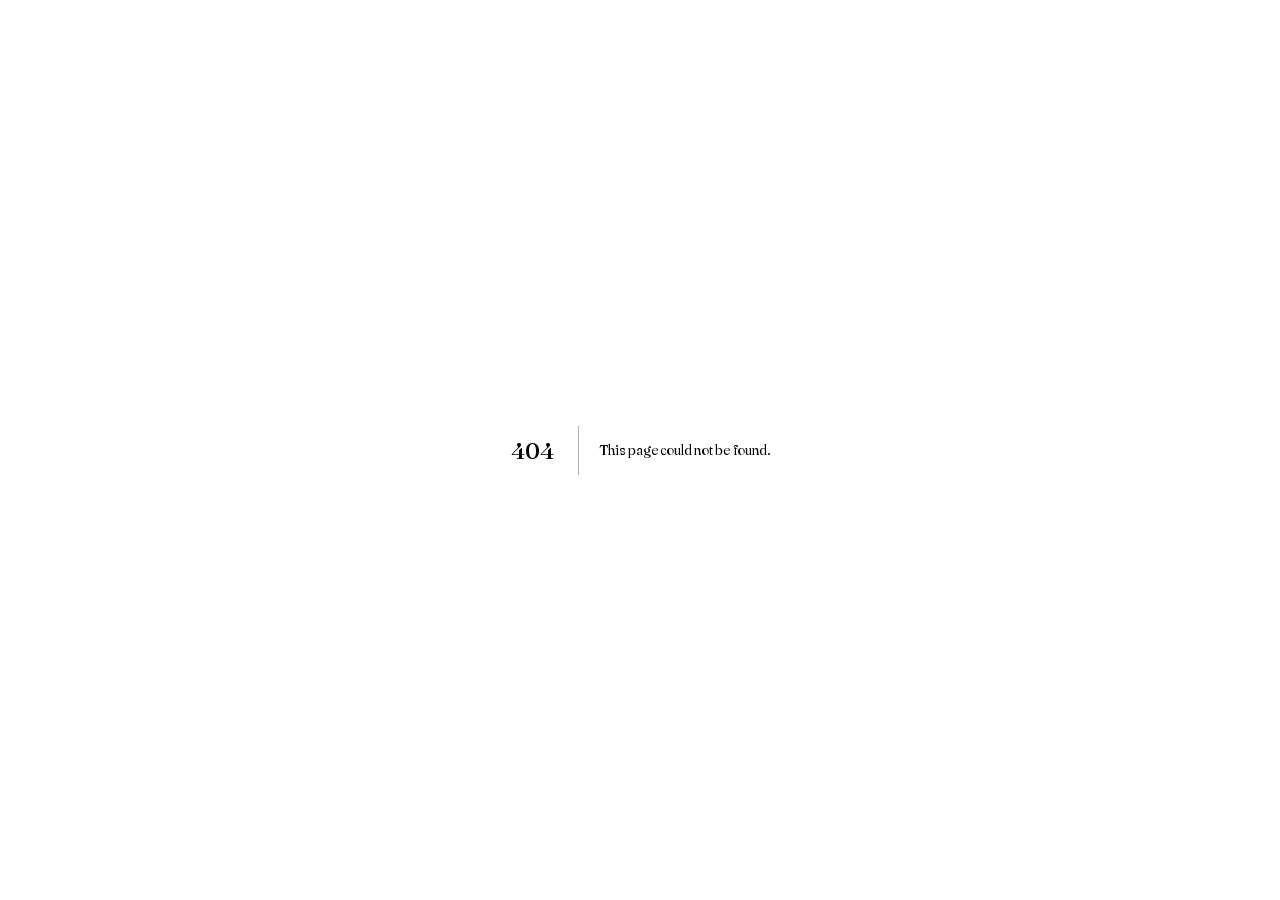
<file: shorts/hallway-story/404/index.html>
<!doctype html>
<html
  lang="en"
  class="fraunces_b6c6fd82-module__AvQ7Yq__variable inter_adfe035c-module__UZ6-Oa__variable"
>
  <head>
    <meta charset="utf-8" />
    <meta name="viewport" content="width=device-width, initial-scale=1" />
    <link
      rel="stylesheet"
      href="/shorts/hallway-story/_next/static/chunks/0.bkr~y9i4-6c.css"
      data-precedence="next"
    />
    <link
      rel="preload"
      as="script"
      fetchpriority="low"
      href="/shorts/hallway-story/_next/static/chunks/0y7sdrjd9ku0r.js"
    />
    <script
      src="/shorts/hallway-story/_next/static/chunks/0~hsro9g4zze..js"
      async=""
    ></script>
    <script
      src="/shorts/hallway-story/_next/static/chunks/0n5c_0~kc9pjj.js"
      async=""
    ></script>
    <script
      src="/shorts/hallway-story/_next/static/chunks/turbopack-0nyl8hzlp0899.js"
      async=""
    ></script>
    <script
      src="/shorts/hallway-story/_next/static/chunks/15k1xrfh8pcsr.js"
      async=""
    ></script>
    <meta name="robots" content="noindex" />
    <meta name="next-size-adjust" content="" />
    <title>404: This page could not be found.</title>
    <title>The Hallway</title>
    <meta
      name="description"
      content="An illustrated scroll-story about handoffs, rework loops, and the new door Figma Make and Claude Code open between design and build."
    />
    <link
      rel="icon"
      href="/shorts/hallway-story/favicon.ico?favicon.0x3dzn~oxb6tn.ico"
      sizes="256x256"
      type="image/x-icon"
    />
    <script
      src="/shorts/hallway-story/_next/static/chunks/03~yq9q893hmn.js"
      nomodule=""
    ></script>
  </head>
  <body>
    <div hidden=""><!--$--><!--/$--></div>
    <div
      style="
        font-family:
          system-ui, &quot;Segoe UI&quot;, Roboto, Helvetica, Arial, sans-serif,
          &quot;Apple Color Emoji&quot;, &quot;Segoe UI Emoji&quot;;
        height: 100vh;
        text-align: center;
        display: flex;
        flex-direction: column;
        align-items: center;
        justify-content: center;
      "
    >
      <div>
        <style>
          body {
            color: #000;
            background: #fff;
            margin: 0;
          }
          .next-error-h1 {
            border-right: 1px solid rgba(0, 0, 0, 0.3);
          }
          @media (prefers-color-scheme: dark) {
            body {
              color: #fff;
              background: #000;
            }
            .next-error-h1 {
              border-right: 1px solid rgba(255, 255, 255, 0.3);
            }
          }
        </style>
        <h1
          class="next-error-h1"
          style="
            display: inline-block;
            margin: 0 20px 0 0;
            padding: 0 23px 0 0;
            font-size: 24px;
            font-weight: 500;
            vertical-align: top;
            line-height: 49px;
          "
        >
          404
        </h1>
        <div style="display: inline-block">
          <h2
            style="
              font-size: 14px;
              font-weight: 400;
              line-height: 49px;
              margin: 0;
            "
          >
            This page could not be found.
          </h2>
        </div>
      </div>
    </div>
    <!--$--><!--/$-->
    <script
      src="/shorts/hallway-story/_next/static/chunks/0y7sdrjd9ku0r.js"
      id="_R_"
      async=""
    ></script>
    <script>
      (self.__next_f = self.__next_f || []).push([0]);
    </script>
    <script>
      self.__next_f.push([
        1,
        '1:"$Sreact.fragment"\n2:I[98877,["/shorts/hallway-story/_next/static/chunks/15k1xrfh8pcsr.js"],"default"]\n3:I[95566,["/shorts/hallway-story/_next/static/chunks/15k1xrfh8pcsr.js"],"default"]\n4:I[90522,["/shorts/hallway-story/_next/static/chunks/15k1xrfh8pcsr.js"],"OutletBoundary"]\n5:"$Sreact.suspense"\n8:I[90522,["/shorts/hallway-story/_next/static/chunks/15k1xrfh8pcsr.js"],"ViewportBoundary"]\na:I[90522,["/shorts/hallway-story/_next/static/chunks/15k1xrfh8pcsr.js"],"MetadataBoundary"]\nc:I[70028,["/shorts/hallway-story/_next/static/chunks/15k1xrfh8pcsr.js"],"default",1]\n:HL["/shorts/hallway-story/_next/static/chunks/0.bkr~y9i4-6c.css","style"]\n',
      ]);
    </script>
    <script>
      self.__next_f.push([
        1,
        '0:{"P":null,"c":["","_not-found",""],"q":"","i":false,"f":[[["",{"children":["/_not-found",{"children":["__PAGE__",{}]}]},"$undefined","$undefined",16],[["$","$1","c",{"children":[[["$","link","0",{"rel":"stylesheet","href":"/shorts/hallway-story/_next/static/chunks/0.bkr~y9i4-6c.css","precedence":"next","crossOrigin":"$undefined","nonce":"$undefined"}],["$","script","script-0",{"src":"/shorts/hallway-story/_next/static/chunks/15k1xrfh8pcsr.js","async":true,"nonce":"$undefined"}]],["$","html",null,{"lang":"en","className":"fraunces_b6c6fd82-module__AvQ7Yq__variable inter_adfe035c-module__UZ6-Oa__variable","children":["$","body",null,{"children":["$","$L2",null,{"parallelRouterKey":"children","error":"$undefined","errorStyles":"$undefined","errorScripts":"$undefined","template":["$","$L3",null,{}],"templateStyles":"$undefined","templateScripts":"$undefined","notFound":[[["$","title",null,{"children":"404: This page could not be found."}],["$","div",null,{"style":{"fontFamily":"system-ui,\\"Segoe UI\\",Roboto,Helvetica,Arial,sans-serif,\\"Apple Color Emoji\\",\\"Segoe UI Emoji\\"","height":"100vh","textAlign":"center","display":"flex","flexDirection":"column","alignItems":"center","justifyContent":"center"},"children":["$","div",null,{"children":[["$","style",null,{"dangerouslySetInnerHTML":{"__html":"body{color:#000;background:#fff;margin:0}.next-error-h1{border-right:1px solid rgba(0,0,0,.3)}@media (prefers-color-scheme:dark){body{color:#fff;background:#000}.next-error-h1{border-right:1px solid rgba(255,255,255,.3)}}"}}],["$","h1",null,{"className":"next-error-h1","style":{"display":"inline-block","margin":"0 20px 0 0","padding":"0 23px 0 0","fontSize":24,"fontWeight":500,"verticalAlign":"top","lineHeight":"49px"},"children":404}],["$","div",null,{"style":{"display":"inline-block"},"children":["$","h2",null,{"style":{"fontSize":14,"fontWeight":400,"lineHeight":"49px","margin":0},"children":"This page could not be found."}]}]]}]}]],[]],"forbidden":"$undefined","unauthorized":"$undefined"}]}]}]]}],{"children":[["$","$1","c",{"children":[null,["$","$L2",null,{"parallelRouterKey":"children","error":"$undefined","errorStyles":"$undefined","errorScripts":"$undefined","template":["$","$L3",null,{}],"templateStyles":"$undefined","templateScripts":"$undefined","notFound":"$undefined","forbidden":"$undefined","unauthorized":"$undefined"}]]}],{"children":[["$","$1","c",{"children":[[["$","title",null,{"children":"404: This page could not be found."}],["$","div",null,{"style":"$0:f:0:1:0:props:children:1:props:children:props:children:props:notFound:0:1:props:style","children":["$","div",null,{"children":[["$","style",null,{"dangerouslySetInnerHTML":{"__html":"body{color:#000;background:#fff;margin:0}.next-error-h1{border-right:1px solid rgba(0,0,0,.3)}@media (prefers-color-scheme:dark){body{color:#fff;background:#000}.next-error-h1{border-right:1px solid rgba(255,255,255,.3)}}"}}],["$","h1",null,{"className":"next-error-h1","style":"$0:f:0:1:0:props:children:1:props:children:props:children:props:notFound:0:1:props:children:props:children:1:props:style","children":404}],["$","div",null,{"style":"$0:f:0:1:0:props:children:1:props:children:props:children:props:notFound:0:1:props:children:props:children:2:props:style","children":["$","h2",null,{"style":"$0:f:0:1:0:props:children:1:props:children:props:children:props:notFound:0:1:props:children:props:children:2:props:children:props:style","children":"This page could not be found."}]}]]}]}]],null,["$","$L4",null,{"children":["$","$5",null,{"name":"Next.MetadataOutlet","children":"$@6"}]}]]}],{},null,false,null]},null,false,"$@7"]},null,false,null],["$","$1","h",{"children":[["$","meta",null,{"name":"robots","content":"noindex"}],["$","$L8",null,{"children":"$L9"}],["$","div",null,{"hidden":true,"children":["$","$La",null,{"children":["$","$5",null,{"name":"Next.Metadata","children":"$Lb"}]}]}],["$","meta",null,{"name":"next-size-adjust","content":""}]]}],false]],"m":"$undefined","G":["$c",[["$","link","0",{"rel":"stylesheet","href":"/shorts/hallway-story/_next/static/chunks/0.bkr~y9i4-6c.css","precedence":"next","crossOrigin":"$undefined","nonce":"$undefined"}]]],"S":true,"h":null,"s":"$undefined","l":"$undefined","p":"$undefined","d":"$undefined","b":"CC_J4edj4kowa6kdBj3Uk"}\n',
      ]);
    </script>
    <script>
      self.__next_f.push([1, 'd:[]\n7:"$Wd"\n']);
    </script>
    <script>
      self.__next_f.push([
        1,
        '9:[["$","meta","0",{"charSet":"utf-8"}],["$","meta","1",{"name":"viewport","content":"width=device-width, initial-scale=1"}]]\n',
      ]);
    </script>
    <script>
      self.__next_f.push([
        1,
        'e:I[62836,["/shorts/hallway-story/_next/static/chunks/15k1xrfh8pcsr.js"],"IconMark"]\n6:null\nb:[["$","title","0",{"children":"The Hallway"}],["$","meta","1",{"name":"description","content":"An illustrated scroll-story about handoffs, rework loops, and the new door Figma Make and Claude Code open between design and build."}],["$","link","2",{"rel":"icon","href":"/shorts/hallway-story/favicon.ico?favicon.0x3dzn~oxb6tn.ico","sizes":"256x256","type":"image/x-icon"}],["$","$Le","3",{}]]\n',
      ]);
    </script>
  </body>
</html>
</file>
<file: shared/tokens.css>
/* ============================================
   Wizwit Shorts hub — design tokens
   Inherits codewizwit brand baseline.
   Accent palette is hub-specific (per-surface accent rule).
   ============================================ */

:root {
  /* Brand baseline — fixed across the codewizwit suite */
  --color-cream: #f5f3ee;
  --color-ink: #1a1a1a;
  --color-ink-soft: #4a4a4a;
  --color-gray: #6b6b6b;
  --color-gray-light: #a3a3a3;
  --color-gray-border: #d4d2cd;
  --color-white: #ffffff;

  /* Typography — fixed across the suite */
  --font-display: "Fraunces", "Iowan Old Style", Georgia, serif;
  --font-body:
    "Inter", -apple-system, BlinkMacSystemFont, system-ui, sans-serif;
  --font-mono: "JetBrains Mono", ui-monospace, "SF Mono", Menlo, monospace;

  /* Hub-specific accent palette (per-surface, not brand-wide) */
  --accent-satire: #ff5a36; /* coral */
  --accent-field: #2d5f4e; /* forest green */
  --accent-essay: var(--color-ink);
  --accent-practice: #c8973e; /* gold */

  /* Easing + motion */
  --ease-out: cubic-bezier(0.2, 0.8, 0.2, 1);
  --ease-morph: cubic-bezier(0.65, 0, 0.35, 1);

  /* Composition */
  --beat-pad-y: clamp(3rem, 10vh, 8rem);
  --measure: 34rem;
}

/* Semantic aliases */
:root {
  --color-bg: var(--color-cream);
}
</file>
<file: shorts/hallway-story/_next/static/chunks/0.bkr~y9i4-6c.css>
@font-face {
  font-family: Fraunces;
  font-style: normal;
  font-weight: 100 900;
  font-display: swap;
  src: url(../media/167cd0713aa75522-s.0j1f760ks3~7e.woff2) format("woff2");
  unicode-range:
    U+102-103, U+110-111, U+128-129, U+168-169, U+1A0-1A1, U+1AF-1B0, U+300-301,
    U+303-304, U+308-309, U+323, U+329, U+1EA0-1EF9, U+20AB;
}
@font-face {
  font-family: Fraunces;
  font-style: normal;
  font-weight: 100 900;
  font-display: swap;
  src: url(../media/e455bcff747f0d5e-s.0lukgm0wyhr0a.woff2) format("woff2");
  unicode-range:
    U+100-2BA, U+2BD-2C5, U+2C7-2CC, U+2CE-2D7, U+2DD-2FF, U+304, U+308, U+329,
    U+1D00-1DBF, U+1E00-1E9F, U+1EF2-1EFF, U+2020, U+20A0-20AB, U+20AD-20C0,
    U+2113, U+2C60-2C7F, U+A720-A7FF;
}
@font-face {
  font-family: Fraunces;
  font-style: normal;
  font-weight: 100 900;
  font-display: swap;
  src: url(../media/791bf8c4bb753ed6-s.p.0524igg32t-c1.woff2) format("woff2");
  unicode-range:
    U+??, U+131, U+152-153, U+2BB-2BC, U+2C6, U+2DA, U+2DC, U+304, U+308, U+329,
    U+2000-206F, U+20AC, U+2122, U+2191, U+2193, U+2212, U+2215, U+FEFF, U+FFFD;
}
@font-face {
  font-family: Fraunces Fallback;
  src: local(Times New Roman);
  ascent-override: 84.71%;
  descent-override: 22.09%;
  line-gap-override: 0%;
  size-adjust: 115.45%;
}
.fraunces_b6c6fd82-module__AvQ7Yq__className {
  font-family:
    Fraunces,
    Fraunces Fallback;
  font-style: normal;
}
.fraunces_b6c6fd82-module__AvQ7Yq__variable {
  --font-heading: "Fraunces", "Fraunces Fallback";
}
@font-face {
  font-family: Inter;
  font-style: normal;
  font-weight: 400;
  font-display: swap;
  src: url(../media/2c55a0e60120577a-s.0bjc5tiuqdqro.woff2) format("woff2");
  unicode-range:
    U+460-52F, U+1C80-1C8A, U+20B4, U+2DE0-2DFF, U+A640-A69F, U+FE2E-FE2F;
}
@font-face {
  font-family: Inter;
  font-style: normal;
  font-weight: 400;
  font-display: swap;
  src: url(../media/9c72aa0f40e4eef8-s.0m6w47a4e5dy9.woff2) format("woff2");
  unicode-range: U+301, U+400-45F, U+490-491, U+4B0-4B1, U+2116;
}
@font-face {
  font-family: Inter;
  font-style: normal;
  font-weight: 400;
  font-display: swap;
  src: url(../media/ad66f9afd8947f86-s.11u06r12fd6v_.woff2) format("woff2");
  unicode-range: U+1F??;
}
@font-face {
  font-family: Inter;
  font-style: normal;
  font-weight: 400;
  font-display: swap;
  src: url(../media/5476f68d60460930-s.0wxq9webf.ew4.woff2) format("woff2");
  unicode-range: U+370-377, U+37A-37F, U+384-38A, U+38C, U+38E-3A1, U+3A3-3FF;
}
@font-face {
  font-family: Inter;
  font-style: normal;
  font-weight: 400;
  font-display: swap;
  src: url(../media/2bbe8d2671613f1f-s.067x_6k0k23tk.woff2) format("woff2");
  unicode-range:
    U+102-103, U+110-111, U+128-129, U+168-169, U+1A0-1A1, U+1AF-1B0, U+300-301,
    U+303-304, U+308-309, U+323, U+329, U+1EA0-1EF9, U+20AB;
}
@font-face {
  font-family: Inter;
  font-style: normal;
  font-weight: 400;
  font-display: swap;
  src: url(../media/1bffadaabf893a1e-s.16ipb6fqu393i.woff2) format("woff2");
  unicode-range:
    U+100-2BA, U+2BD-2C5, U+2C7-2CC, U+2CE-2D7, U+2DD-2FF, U+304, U+308, U+329,
    U+1D00-1DBF, U+1E00-1E9F, U+1EF2-1EFF, U+2020, U+20A0-20AB, U+20AD-20C0,
    U+2113, U+2C60-2C7F, U+A720-A7FF;
}
@font-face {
  font-family: Inter;
  font-style: normal;
  font-weight: 400;
  font-display: swap;
  src: url(../media/83afe278b6a6bb3c-s.p.0q-301v4kxxnr.woff2) format("woff2");
  unicode-range:
    U+??, U+131, U+152-153, U+2BB-2BC, U+2C6, U+2DA, U+2DC, U+304, U+308, U+329,
    U+2000-206F, U+20AC, U+2122, U+2191, U+2193, U+2212, U+2215, U+FEFF, U+FFFD;
}
@font-face {
  font-family: Inter;
  font-style: normal;
  font-weight: 500;
  font-display: swap;
  src: url(../media/2c55a0e60120577a-s.0bjc5tiuqdqro.woff2) format("woff2");
  unicode-range:
    U+460-52F, U+1C80-1C8A, U+20B4, U+2DE0-2DFF, U+A640-A69F, U+FE2E-FE2F;
}
@font-face {
  font-family: Inter;
  font-style: normal;
  font-weight: 500;
  font-display: swap;
  src: url(../media/9c72aa0f40e4eef8-s.0m6w47a4e5dy9.woff2) format("woff2");
  unicode-range: U+301, U+400-45F, U+490-491, U+4B0-4B1, U+2116;
}
@font-face {
  font-family: Inter;
  font-style: normal;
  font-weight: 500;
  font-display: swap;
  src: url(../media/ad66f9afd8947f86-s.11u06r12fd6v_.woff2) format("woff2");
  unicode-range: U+1F??;
}
@font-face {
  font-family: Inter;
  font-style: normal;
  font-weight: 500;
  font-display: swap;
  src: url(../media/5476f68d60460930-s.0wxq9webf.ew4.woff2) format("woff2");
  unicode-range: U+370-377, U+37A-37F, U+384-38A, U+38C, U+38E-3A1, U+3A3-3FF;
}
@font-face {
  font-family: Inter;
  font-style: normal;
  font-weight: 500;
  font-display: swap;
  src: url(../media/2bbe8d2671613f1f-s.067x_6k0k23tk.woff2) format("woff2");
  unicode-range:
    U+102-103, U+110-111, U+128-129, U+168-169, U+1A0-1A1, U+1AF-1B0, U+300-301,
    U+303-304, U+308-309, U+323, U+329, U+1EA0-1EF9, U+20AB;
}
@font-face {
  font-family: Inter;
  font-style: normal;
  font-weight: 500;
  font-display: swap;
  src: url(../media/1bffadaabf893a1e-s.16ipb6fqu393i.woff2) format("woff2");
  unicode-range:
    U+100-2BA, U+2BD-2C5, U+2C7-2CC, U+2CE-2D7, U+2DD-2FF, U+304, U+308, U+329,
    U+1D00-1DBF, U+1E00-1E9F, U+1EF2-1EFF, U+2020, U+20A0-20AB, U+20AD-20C0,
    U+2113, U+2C60-2C7F, U+A720-A7FF;
}
@font-face {
  font-family: Inter;
  font-style: normal;
  font-weight: 500;
  font-display: swap;
  src: url(../media/83afe278b6a6bb3c-s.p.0q-301v4kxxnr.woff2) format("woff2");
  unicode-range:
    U+??, U+131, U+152-153, U+2BB-2BC, U+2C6, U+2DA, U+2DC, U+304, U+308, U+329,
    U+2000-206F, U+20AC, U+2122, U+2191, U+2193, U+2212, U+2215, U+FEFF, U+FFFD;
}
@font-face {
  font-family: Inter;
  font-style: normal;
  font-weight: 600;
  font-display: swap;
  src: url(../media/2c55a0e60120577a-s.0bjc5tiuqdqro.woff2) format("woff2");
  unicode-range:
    U+460-52F, U+1C80-1C8A, U+20B4, U+2DE0-2DFF, U+A640-A69F, U+FE2E-FE2F;
}
@font-face {
  font-family: Inter;
  font-style: normal;
  font-weight: 600;
  font-display: swap;
  src: url(../media/9c72aa0f40e4eef8-s.0m6w47a4e5dy9.woff2) format("woff2");
  unicode-range: U+301, U+400-45F, U+490-491, U+4B0-4B1, U+2116;
}
@font-face {
  font-family: Inter;
  font-style: normal;
  font-weight: 600;
  font-display: swap;
  src: url(../media/ad66f9afd8947f86-s.11u06r12fd6v_.woff2) format("woff2");
  unicode-range: U+1F??;
}
@font-face {
  font-family: Inter;
  font-style: normal;
  font-weight: 600;
  font-display: swap;
  src: url(../media/5476f68d60460930-s.0wxq9webf.ew4.woff2) format("woff2");
  unicode-range: U+370-377, U+37A-37F, U+384-38A, U+38C, U+38E-3A1, U+3A3-3FF;
}
@font-face {
  font-family: Inter;
  font-style: normal;
  font-weight: 600;
  font-display: swap;
  src: url(../media/2bbe8d2671613f1f-s.067x_6k0k23tk.woff2) format("woff2");
  unicode-range:
    U+102-103, U+110-111, U+128-129, U+168-169, U+1A0-1A1, U+1AF-1B0, U+300-301,
    U+303-304, U+308-309, U+323, U+329, U+1EA0-1EF9, U+20AB;
}
@font-face {
  font-family: Inter;
  font-style: normal;
  font-weight: 600;
  font-display: swap;
  src: url(../media/1bffadaabf893a1e-s.16ipb6fqu393i.woff2) format("woff2");
  unicode-range:
    U+100-2BA, U+2BD-2C5, U+2C7-2CC, U+2CE-2D7, U+2DD-2FF, U+304, U+308, U+329,
    U+1D00-1DBF, U+1E00-1E9F, U+1EF2-1EFF, U+2020, U+20A0-20AB, U+20AD-20C0,
    U+2113, U+2C60-2C7F, U+A720-A7FF;
}
@font-face {
  font-family: Inter;
  font-style: normal;
  font-weight: 600;
  font-display: swap;
  src: url(../media/83afe278b6a6bb3c-s.p.0q-301v4kxxnr.woff2) format("woff2");
  unicode-range:
    U+??, U+131, U+152-153, U+2BB-2BC, U+2C6, U+2DA, U+2DC, U+304, U+308, U+329,
    U+2000-206F, U+20AC, U+2122, U+2191, U+2193, U+2212, U+2215, U+FEFF, U+FFFD;
}
@font-face {
  font-family: Inter Fallback;
  src: local(Arial);
  ascent-override: 90.44%;
  descent-override: 22.52%;
  line-gap-override: 0%;
  size-adjust: 107.12%;
}
.inter_adfe035c-module__UZ6-Oa__className {
  font-family:
    Inter,
    Inter Fallback;
  font-style: normal;
}
.inter_adfe035c-module__UZ6-Oa__variable {
  --font-body: "Inter", "Inter Fallback";
}
@layer properties {
  @supports (((-webkit-hyphens: none)) and (not (margin-trim: inline))) or
    ((-moz-orient: inline) and (not (color: rgb(from red r g b)))) {
    *,
    :before,
    :after,
    ::backdrop {
      --tw-translate-x: 0;
      --tw-translate-y: 0;
      --tw-translate-z: 0;
      --tw-rotate-x: initial;
      --tw-rotate-y: initial;
      --tw-rotate-z: initial;
      --tw-skew-x: initial;
      --tw-skew-y: initial;
      --tw-space-y-reverse: 0;
      --tw-border-style: solid;
      --tw-leading: initial;
      --tw-font-weight: initial;
      --tw-tracking: initial;
      --tw-blur: initial;
      --tw-brightness: initial;
      --tw-contrast: initial;
      --tw-grayscale: initial;
      --tw-hue-rotate: initial;
      --tw-invert: initial;
      --tw-opacity: initial;
      --tw-saturate: initial;
      --tw-sepia: initial;
      --tw-drop-shadow: initial;
      --tw-drop-shadow-color: initial;
      --tw-drop-shadow-alpha: 100%;
      --tw-drop-shadow-size: initial;
    }
  }
}
@layer theme {
  :root,
  :host {
    --font-mono:
      ui-monospace, SFMono-Regular, Menlo, Monaco, Consolas, "Liberation Mono",
      "Courier New", monospace;
    --spacing: 0.25rem;
    --container-md: 28rem;
    --container-xl: 36rem;
    --container-2xl: 42rem;
    --container-3xl: 48rem;
    --container-6xl: 72rem;
    --text-xs: 0.75rem;
    --text-xs--line-height: calc(1 / 0.75);
    --text-sm: 0.875rem;
    --text-sm--line-height: calc(1.25 / 0.875);
    --text-base: 1rem;
    --text-base--line-height: calc(1.5 / 1);
    --text-lg: 1.125rem;
    --text-lg--line-height: calc(1.75 / 1.125);
    --text-xl: 1.25rem;
    --text-xl--line-height: calc(1.75 / 1.25);
    --text-2xl: 1.5rem;
    --text-2xl--line-height: calc(2 / 1.5);
    --text-3xl: 1.875rem;
    --text-3xl--line-height: calc(2.25 / 1.875);
    --text-4xl: 2.25rem;
    --text-4xl--line-height: calc(2.5 / 2.25);
    --font-weight-medium: 500;
    --font-weight-semibold: 600;
    --tracking-tight: -0.025em;
    --tracking-widest: 0.1em;
    --leading-relaxed: 1.625;
    --radius-lg: 0.5rem;
    --animate-bounce: bounce 1s infinite;
    --default-font-family: var(--font-body);
    --default-mono-font-family: var(--font-mono);
    --font-heading: var(--font-heading);
  }
}
@layer base {
  *,
  :after,
  :before,
  ::backdrop {
    box-sizing: border-box;
    border: 0 solid;
    margin: 0;
    padding: 0;
  }
  ::file-selector-button {
    box-sizing: border-box;
    border: 0 solid;
    margin: 0;
    padding: 0;
  }
  html,
  :host {
    -webkit-text-size-adjust: 100%;
    tab-size: 4;
    line-height: 1.5;
    font-family: var(
      --default-font-family,
      ui-sans-serif,
      system-ui,
      sans-serif,
      "Apple Color Emoji",
      "Segoe UI Emoji",
      "Segoe UI Symbol",
      "Noto Color Emoji"
    );
    font-feature-settings: var(--default-font-feature-settings, normal);
    font-variation-settings: var(--default-font-variation-settings, normal);
    -webkit-tap-highlight-color: transparent;
  }
  hr {
    height: 0;
    color: inherit;
    border-top-width: 1px;
  }
  abbr:where([title]) {
    -webkit-text-decoration: underline dotted;
    text-decoration: underline dotted;
  }
  h1,
  h2,
  h3,
  h4,
  h5,
  h6 {
    font-size: inherit;
    font-weight: inherit;
  }
  a {
    color: inherit;
    -webkit-text-decoration: inherit;
    -webkit-text-decoration: inherit;
    -webkit-text-decoration: inherit;
    -webkit-text-decoration: inherit;
    text-decoration: inherit;
  }
  b,
  strong {
    font-weight: bolder;
  }
  code,
  kbd,
  samp,
  pre {
    font-family: var(
      --default-mono-font-family,
      ui-monospace,
      SFMono-Regular,
      Menlo,
      Monaco,
      Consolas,
      "Liberation Mono",
      "Courier New",
      monospace
    );
    font-feature-settings: var(--default-mono-font-feature-settings, normal);
    font-variation-settings: var(
      --default-mono-font-variation-settings,
      normal
    );
    font-size: 1em;
  }
  small {
    font-size: 80%;
  }
  sub,
  sup {
    vertical-align: baseline;
    font-size: 75%;
    line-height: 0;
    position: relative;
  }
  sub {
    bottom: -0.25em;
  }
  sup {
    top: -0.5em;
  }
  table {
    text-indent: 0;
    border-color: inherit;
    border-collapse: collapse;
  }
  :-moz-focusring {
    outline: auto;
  }
  progress {
    vertical-align: baseline;
  }
  summary {
    display: list-item;
  }
  ol,
  ul,
  menu {
    list-style: none;
  }
  img,
  svg,
  video,
  canvas,
  audio,
  iframe,
  embed,
  object {
    vertical-align: middle;
    display: block;
  }
  img,
  video {
    max-width: 100%;
    height: auto;
  }
  button,
  input,
  select,
  optgroup,
  textarea {
    font: inherit;
    font-feature-settings: inherit;
    font-variation-settings: inherit;
    letter-spacing: inherit;
    color: inherit;
    opacity: 1;
    background-color: #0000;
    border-radius: 0;
  }
  ::file-selector-button {
    font: inherit;
    font-feature-settings: inherit;
    font-variation-settings: inherit;
    letter-spacing: inherit;
    color: inherit;
    opacity: 1;
    background-color: #0000;
    border-radius: 0;
  }
  :where(select:is([multiple], [size])) optgroup {
    font-weight: bolder;
  }
  :where(select:is([multiple], [size])) optgroup option {
    padding-inline-start: 20px;
  }
  ::file-selector-button {
    margin-inline-end: 4px;
  }
  ::placeholder {
    opacity: 1;
  }
  @supports (not ((-webkit-appearance: -apple-pay-button))) or
    (contain-intrinsic-size: 1px) {
    ::placeholder {
      color: currentColor;
    }
    @supports (color: color-mix(in lab, red, red)) {
      ::placeholder {
        color: color-mix(in oklab, currentcolor 50%, transparent);
      }
    }
  }
  textarea {
    resize: vertical;
  }
  ::-webkit-search-decoration {
    -webkit-appearance: none;
  }
  ::-webkit-date-and-time-value {
    min-height: 1lh;
    text-align: inherit;
  }
  ::-webkit-datetime-edit {
    display: inline-flex;
  }
  ::-webkit-datetime-edit-fields-wrapper {
    padding: 0;
  }
  ::-webkit-datetime-edit {
    padding-block: 0;
  }
  ::-webkit-datetime-edit-year-field {
    padding-block: 0;
  }
  ::-webkit-datetime-edit-month-field {
    padding-block: 0;
  }
  ::-webkit-datetime-edit-day-field {
    padding-block: 0;
  }
  ::-webkit-datetime-edit-hour-field {
    padding-block: 0;
  }
  ::-webkit-datetime-edit-minute-field {
    padding-block: 0;
  }
  ::-webkit-datetime-edit-second-field {
    padding-block: 0;
  }
  ::-webkit-datetime-edit-millisecond-field {
    padding-block: 0;
  }
  ::-webkit-datetime-edit-meridiem-field {
    padding-block: 0;
  }
  ::-webkit-calendar-picker-indicator {
    line-height: 1;
  }
  :-moz-ui-invalid {
    box-shadow: none;
  }
  button,
  input:where([type="button"], [type="reset"], [type="submit"]) {
    appearance: button;
  }
  ::file-selector-button {
    appearance: button;
  }
  ::-webkit-inner-spin-button {
    height: auto;
  }
  ::-webkit-outer-spin-button {
    height: auto;
  }
  [hidden]:where(:not([hidden="until-found"])) {
    display: none !important;
  }
}
@layer components;
@layer utilities {
  .visible {
    visibility: visible;
  }
  .absolute {
    position: absolute;
  }
  .relative {
    position: relative;
  }
  .start {
    inset-inline-start: var(--spacing);
  }
  .end {
    inset-inline-end: var(--spacing);
  }
  .top-10 {
    top: calc(var(--spacing) * 10);
  }
  .top-12 {
    top: calc(var(--spacing) * 12);
  }
  .bottom-10 {
    bottom: calc(var(--spacing) * 10);
  }
  .left-1\/2 {
    left: 50%;
  }
  .z-10 {
    z-index: 10;
  }
  .mx-auto {
    margin-inline: auto;
  }
  .mt-1 {
    margin-top: calc(var(--spacing) * 1);
  }
  .mt-2 {
    margin-top: calc(var(--spacing) * 2);
  }
  .mt-4 {
    margin-top: calc(var(--spacing) * 4);
  }
  .mt-5 {
    margin-top: calc(var(--spacing) * 5);
  }
  .mt-6 {
    margin-top: calc(var(--spacing) * 6);
  }
  .mt-8 {
    margin-top: calc(var(--spacing) * 8);
  }
  .mt-12 {
    margin-top: calc(var(--spacing) * 12);
  }
  .mb-8 {
    margin-bottom: calc(var(--spacing) * 8);
  }
  .ml-2 {
    margin-left: calc(var(--spacing) * 2);
  }
  .ml-12 {
    margin-left: calc(var(--spacing) * 12);
  }
  .flex {
    display: flex;
  }
  .grid {
    display: grid;
  }
  .h-2\.5 {
    height: calc(var(--spacing) * 2.5);
  }
  .h-7 {
    height: calc(var(--spacing) * 7);
  }
  .h-8 {
    height: calc(var(--spacing) * 8);
  }
  .h-screen {
    height: 100vh;
  }
  .max-h-\[65vh\] {
    max-height: 65vh;
  }
  .w-2\.5 {
    width: calc(var(--spacing) * 2.5);
  }
  .w-7 {
    width: calc(var(--spacing) * 7);
  }
  .w-8 {
    width: calc(var(--spacing) * 8);
  }
  .w-28 {
    width: calc(var(--spacing) * 28);
  }
  .w-64 {
    width: calc(var(--spacing) * 64);
  }
  .w-full {
    width: 100%;
  }
  .max-w-2xl {
    max-width: var(--container-2xl);
  }
  .max-w-3xl {
    max-width: var(--container-3xl);
  }
  .max-w-6xl {
    max-width: var(--container-6xl);
  }
  .max-w-\[90vw\] {
    max-width: 90vw;
  }
  .max-w-\[95vw\] {
    max-width: 95vw;
  }
  .max-w-\[340px\] {
    max-width: 340px;
  }
  .max-w-\[420px\] {
    max-width: 420px;
  }
  .max-w-md {
    max-width: var(--container-md);
  }
  .max-w-xl {
    max-width: var(--container-xl);
  }
  .shrink-0 {
    flex-shrink: 0;
  }
  .-translate-x-1\/2 {
    --tw-translate-x: calc(calc(1 / 2 * 100%) * -1);
    translate: var(--tw-translate-x) var(--tw-translate-y);
  }
  .transform {
    transform: var(--tw-rotate-x,) var(--tw-rotate-y,) var(--tw-rotate-z,)
      var(--tw-skew-x,) var(--tw-skew-y,);
  }
  .animate-bounce {
    animation: var(--animate-bounce);
  }
  .flex-col {
    flex-direction: column;
  }
  .items-center {
    align-items: center;
  }
  .items-start {
    align-items: flex-start;
  }
  .justify-center {
    justify-content: center;
  }
  .gap-2 {
    gap: calc(var(--spacing) * 2);
  }
  .gap-3 {
    gap: calc(var(--spacing) * 3);
  }
  .gap-4 {
    gap: calc(var(--spacing) * 4);
  }
  .gap-8 {
    gap: calc(var(--spacing) * 8);
  }
  .gap-10 {
    gap: calc(var(--spacing) * 10);
  }
  .gap-20 {
    gap: calc(var(--spacing) * 20);
  }
  :where(.space-y-2 > :not(:last-child)) {
    --tw-space-y-reverse: 0;
    margin-block-start: calc(
      calc(var(--spacing) * 2) * var(--tw-space-y-reverse)
    );
    margin-block-end: calc(
      calc(var(--spacing) * 2) * calc(1 - var(--tw-space-y-reverse))
    );
  }
  .overflow-hidden {
    overflow: hidden;
  }
  .rounded-full {
    border-radius: 3.40282e38px;
  }
  .rounded-lg {
    border-radius: var(--radius-lg);
  }
  .border {
    border-style: var(--tw-border-style);
    border-width: 1px;
  }
  .px-3 {
    padding-inline: calc(var(--spacing) * 3);
  }
  .px-4 {
    padding-inline: calc(var(--spacing) * 4);
  }
  .px-5 {
    padding-inline: calc(var(--spacing) * 5);
  }
  .px-6 {
    padding-inline: calc(var(--spacing) * 6);
  }
  .px-8 {
    padding-inline: calc(var(--spacing) * 8);
  }
  .py-2 {
    padding-block: calc(var(--spacing) * 2);
  }
  .py-4 {
    padding-block: calc(var(--spacing) * 4);
  }
  .pt-4 {
    padding-top: calc(var(--spacing) * 4);
  }
  .pt-8 {
    padding-top: calc(var(--spacing) * 8);
  }
  .text-center {
    text-align: center;
  }
  .font-mono {
    font-family: var(--font-mono);
  }
  .text-2xl {
    font-size: var(--text-2xl);
    line-height: var(--tw-leading, var(--text-2xl--line-height));
  }
  .text-3xl {
    font-size: var(--text-3xl);
    line-height: var(--tw-leading, var(--text-3xl--line-height));
  }
  .text-base {
    font-size: var(--text-base);
    line-height: var(--tw-leading, var(--text-base--line-height));
  }
  .text-lg {
    font-size: var(--text-lg);
    line-height: var(--tw-leading, var(--text-lg--line-height));
  }
  .text-sm {
    font-size: var(--text-sm);
    line-height: var(--tw-leading, var(--text-sm--line-height));
  }
  .text-xs {
    font-size: var(--text-xs);
    line-height: var(--tw-leading, var(--text-xs--line-height));
  }
  .leading-\[0\.95\] {
    --tw-leading: 0.95;
    line-height: 0.95;
  }
  .leading-relaxed {
    --tw-leading: var(--leading-relaxed);
    line-height: var(--leading-relaxed);
  }
  .font-medium {
    --tw-font-weight: var(--font-weight-medium);
    font-weight: var(--font-weight-medium);
  }
  .font-semibold {
    --tw-font-weight: var(--font-weight-semibold);
    font-weight: var(--font-weight-semibold);
  }
  .tracking-tight {
    --tw-tracking: var(--tracking-tight);
    letter-spacing: var(--tracking-tight);
  }
  .tracking-widest {
    --tw-tracking: var(--tracking-widest);
    letter-spacing: var(--tracking-widest);
  }
  .uppercase {
    text-transform: uppercase;
  }
  .italic {
    font-style: italic;
  }
  .blur {
    --tw-blur: blur(8px);
    filter: var(--tw-blur,) var(--tw-brightness,) var(--tw-contrast,)
      var(--tw-grayscale,) var(--tw-hue-rotate,) var(--tw-invert,)
      var(--tw-saturate,) var(--tw-sepia,) var(--tw-drop-shadow,);
  }
  .filter {
    filter: var(--tw-blur,) var(--tw-brightness,) var(--tw-contrast,)
      var(--tw-grayscale,) var(--tw-hue-rotate,) var(--tw-invert,)
      var(--tw-saturate,) var(--tw-sepia,) var(--tw-drop-shadow,);
  }
  @media (min-width: 48rem) {
    .md\:text-3xl {
      font-size: var(--text-3xl);
      line-height: var(--tw-leading, var(--text-3xl--line-height));
    }
    .md\:text-4xl {
      font-size: var(--text-4xl);
      line-height: var(--tw-leading, var(--text-4xl--line-height));
    }
    .md\:text-base {
      font-size: var(--text-base);
      line-height: var(--tw-leading, var(--text-base--line-height));
    }
    .md\:text-lg {
      font-size: var(--text-lg);
      line-height: var(--tw-leading, var(--text-lg--line-height));
    }
    .md\:text-xl {
      font-size: var(--text-xl);
      line-height: var(--tw-leading, var(--text-xl--line-height));
    }
  }
}
:root {
  --color-bg: #faf7f2;
  --color-ink: #1a1a1a;
  --color-ink-soft: #4a4a4a;
  --color-coral: #ff5a36;
  --color-green: #2d5f4e;
  --color-muted: #e8e0d0;
  --cold-bg: #0c1222;
  --cold-line: #475569;
  --cold-door: #1e293b;
  --cold-text: #cbd5e1;
  --warm-glow: #a78bfa;
  --warm-accent: #8b5cf6;
  --warm-door: #4c1d95;
  --warm-text: #ede9fe;
  --page-bg: var(--color-bg);
  --primary-text: var(--color-ink);
  --subtle-text: var(--color-ink-soft);
}
body {
  background: var(--page-bg);
  color: var(--primary-text);
  font-family:
    var(--font-body),
    -apple-system,
    BlinkMacSystemFont,
    system-ui,
    sans-serif;
  font-feature-settings: "ss01", "cv11";
  -webkit-font-smoothing: antialiased;
  text-rendering: optimizelegibility;
  overflow-x: hidden;
}
h1,
h2,
h3 {
  font-family: var(--font-heading), "Iowan Old Style", Georgia, serif;
  letter-spacing: -0.015em;
  font-variation-settings: "opsz" 60;
  font-weight: 700;
}
.scroll-progress {
  background: var(--color-coral);
  z-index: 100;
  transform-origin: 0;
  height: 2px;
  position: fixed;
  top: 0;
  left: 0;
}
@property --tw-translate-x {
  syntax: "*";
  inherits: false;
  initial-value: 0;
}
@property --tw-translate-y {
  syntax: "*";
  inherits: false;
  initial-value: 0;
}
@property --tw-translate-z {
  syntax: "*";
  inherits: false;
  initial-value: 0;
}
@property --tw-rotate-x {
  syntax: "*";
  inherits: false;
}
@property --tw-rotate-y {
  syntax: "*";
  inherits: false;
}
@property --tw-rotate-z {
  syntax: "*";
  inherits: false;
}
@property --tw-skew-x {
  syntax: "*";
  inherits: false;
}
@property --tw-skew-y {
  syntax: "*";
  inherits: false;
}
@property --tw-space-y-reverse {
  syntax: "*";
  inherits: false;
  initial-value: 0;
}
@property --tw-border-style {
  syntax: "*";
  inherits: false;
  initial-value: solid;
}
@property --tw-leading {
  syntax: "*";
  inherits: false;
}
@property --tw-font-weight {
  syntax: "*";
  inherits: false;
}
@property --tw-tracking {
  syntax: "*";
  inherits: false;
}
@property --tw-blur {
  syntax: "*";
  inherits: false;
}
@property --tw-brightness {
  syntax: "*";
  inherits: false;
}
@property --tw-contrast {
  syntax: "*";
  inherits: false;
}
@property --tw-grayscale {
  syntax: "*";
  inherits: false;
}
@property --tw-hue-rotate {
  syntax: "*";
  inherits: false;
}
@property --tw-invert {
  syntax: "*";
  inherits: false;
}
@property --tw-opacity {
  syntax: "*";
  inherits: false;
}
@property --tw-saturate {
  syntax: "*";
  inherits: false;
}
@property --tw-sepia {
  syntax: "*";
  inherits: false;
}
@property --tw-drop-shadow {
  syntax: "*";
  inherits: false;
}
@property --tw-drop-shadow-color {
  syntax: "*";
  inherits: false;
}
@property --tw-drop-shadow-alpha {
  syntax: "<percentage>";
  inherits: false;
  initial-value: 100%;
}
@property --tw-drop-shadow-size {
  syntax: "*";
  inherits: false;
}
@keyframes bounce {
  0%,
  to {
    animation-timing-function: cubic-bezier(0.8, 0, 1, 1);
    transform: translateY(-25%);
  }
  50% {
    animation-timing-function: cubic-bezier(0, 0, 0.2, 1);
    transform: none;
  }
}
</file>
